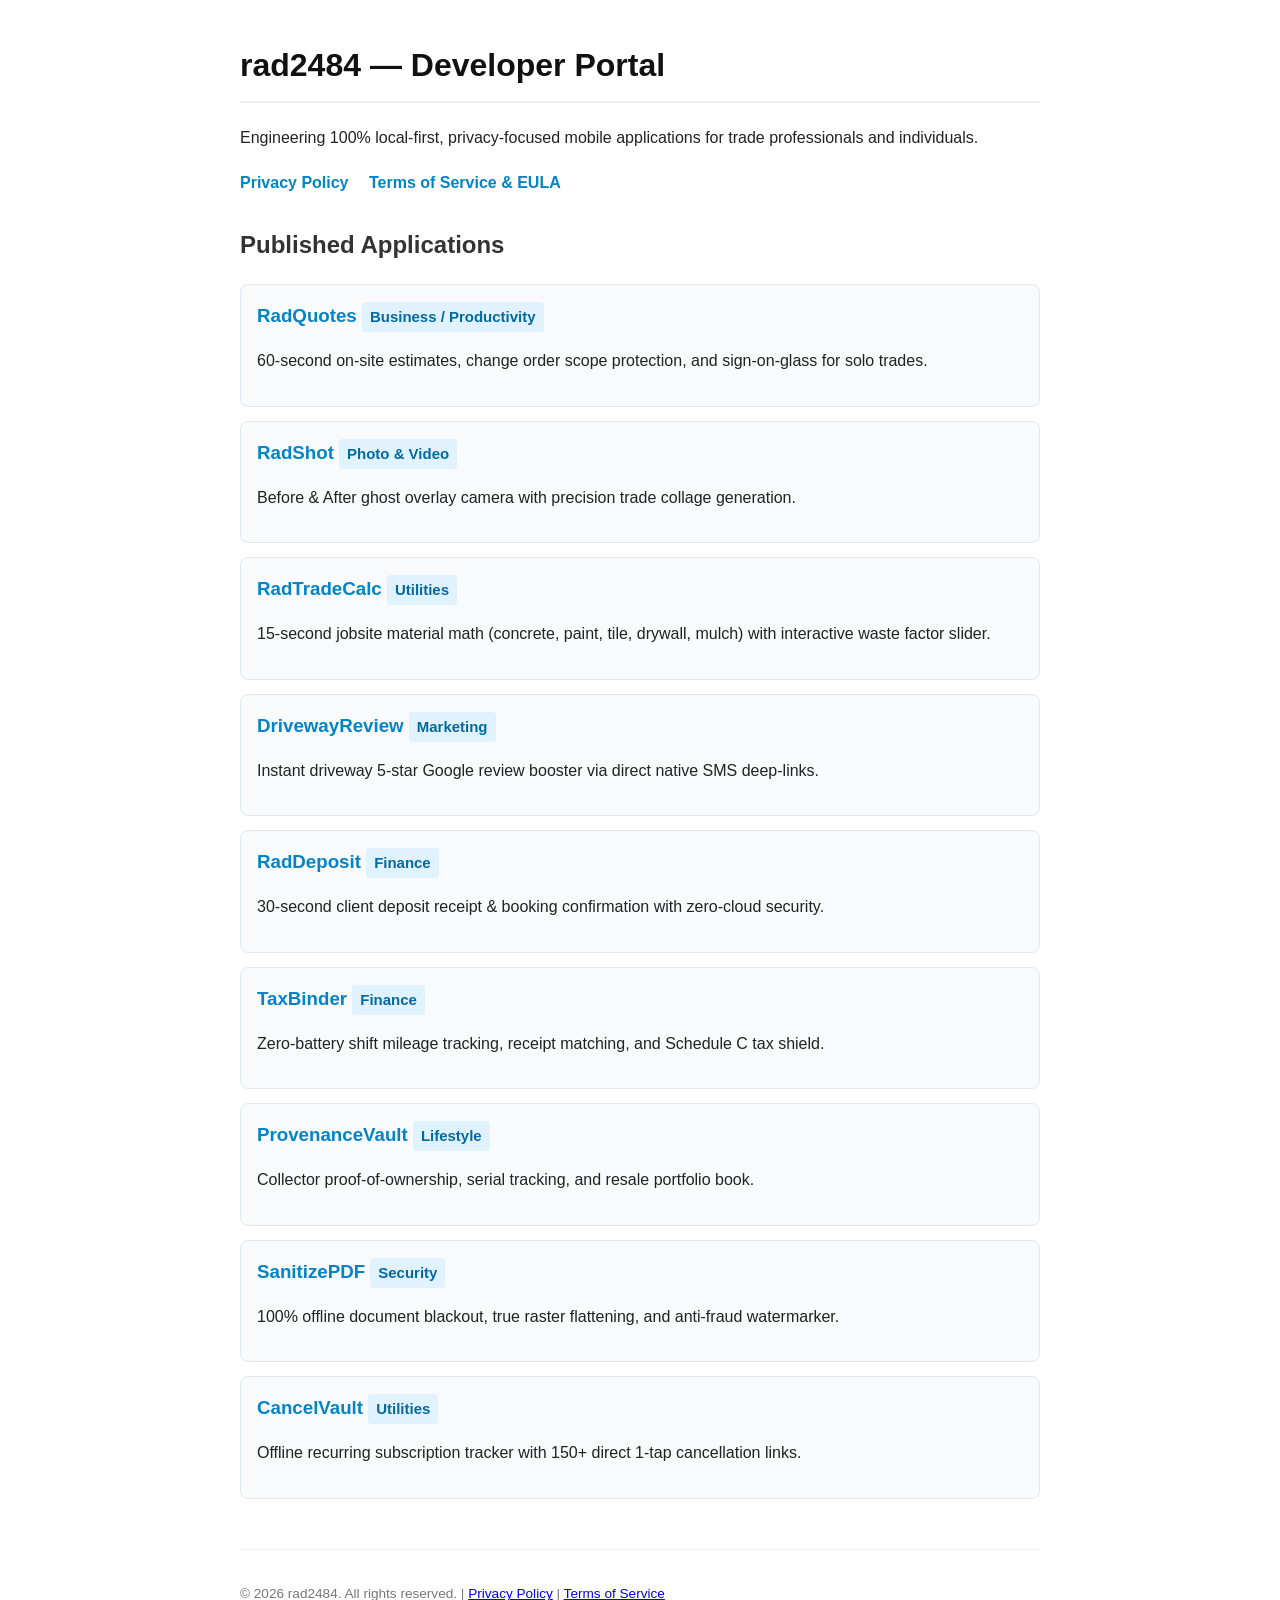
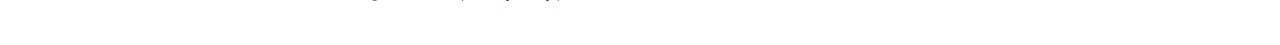
<file: index.html>
<!doctype html>
<html lang="en">
<head>
  <meta charset="utf-8">
  <meta name="viewport" content="width=device-width, initial-scale=1">
  <title>rad2484 — Mobile Applications & Developer Portal</title>
  <style>
    body { font-family: -apple-system, BlinkMacSystemFont, "Segoe UI", Roboto, Helvetica, Arial, sans-serif; line-height: 1.6; color: #222; max-width: 800px; margin: 40px auto; padding: 0 20px; }
    h1 { color: #111; border-bottom: 2px solid #eee; padding-bottom: 10px; }
    h2 { color: #333; margin-top: 30px; }
    .app-card { background: #f8fafc; border: 1px solid #e2e8f0; border-radius: 8px; padding: 16px; margin-bottom: 14px; }
    .app-card h3 { margin: 0 0 6px 0; color: #0284c7; }
    .badge { display: inline-block; background: #e0f2fe; color: #0369a1; padding: 3px 8px; border-radius: 4px; font-size: 0.8em; font-weight: 600; }
    .links a { margin-right: 16px; font-weight: 600; color: #0284c7; text-decoration: none; }
    .links a:hover { text-decoration: underline; }
    footer { margin-top: 50px; font-size: 0.85em; color: #777; border-top: 1px solid #eee; padding-top: 20px; }
  </style>
</head>
<body>
  <h1>rad2484 — Developer Portal</h1>
  <p>Engineering 100% local-first, privacy-focused mobile applications for trade professionals and individuals.</p>

  <div class="links" style="margin: 20px 0;">
    <a href="/privacy/">Privacy Policy</a>
    <a href="/terms/">Terms of Service & EULA</a>
  </div>

  <h2>Published Applications</h2>
  <div class="app-card">
    <h3>RadQuotes <span class="badge">Business / Productivity</span></h3>
    <p>60-second on-site estimates, change order scope protection, and sign-on-glass for solo trades.</p>
  </div>
  <div class="app-card">
    <h3>RadShot <span class="badge">Photo & Video</span></h3>
    <p>Before & After ghost overlay camera with precision trade collage generation.</p>
  </div>
  <div class="app-card">
    <h3>RadTradeCalc <span class="badge">Utilities</span></h3>
    <p>15-second jobsite material math (concrete, paint, tile, drywall, mulch) with interactive waste factor slider.</p>
  </div>
  <div class="app-card">
    <h3>DrivewayReview <span class="badge">Marketing</span></h3>
    <p>Instant driveway 5-star Google review booster via direct native SMS deep-links.</p>
  </div>
  <div class="app-card">
    <h3>RadDeposit <span class="badge">Finance</span></h3>
    <p>30-second client deposit receipt & booking confirmation with zero-cloud security.</p>
  </div>
  <div class="app-card">
    <h3>TaxBinder <span class="badge">Finance</span></h3>
    <p>Zero-battery shift mileage tracking, receipt matching, and Schedule C tax shield.</p>
  </div>
  <div class="app-card">
    <h3>ProvenanceVault <span class="badge">Lifestyle</span></h3>
    <p>Collector proof-of-ownership, serial tracking, and resale portfolio book.</p>
  </div>
  <div class="app-card">
    <h3>SanitizePDF <span class="badge">Security</span></h3>
    <p>100% offline document blackout, true raster flattening, and anti-fraud watermarker.</p>
  </div>
  <div class="app-card">
    <h3>CancelVault <span class="badge">Utilities</span></h3>
    <p>Offline recurring subscription tracker with 150+ direct 1-tap cancellation links.</p>
  </div>

  <footer>
    <p>&copy; 2026 rad2484. All rights reserved. | <a href="/privacy/">Privacy Policy</a> | <a href="/terms/">Terms of Service</a></p>
  </footer>
</body>
</html>
</file>
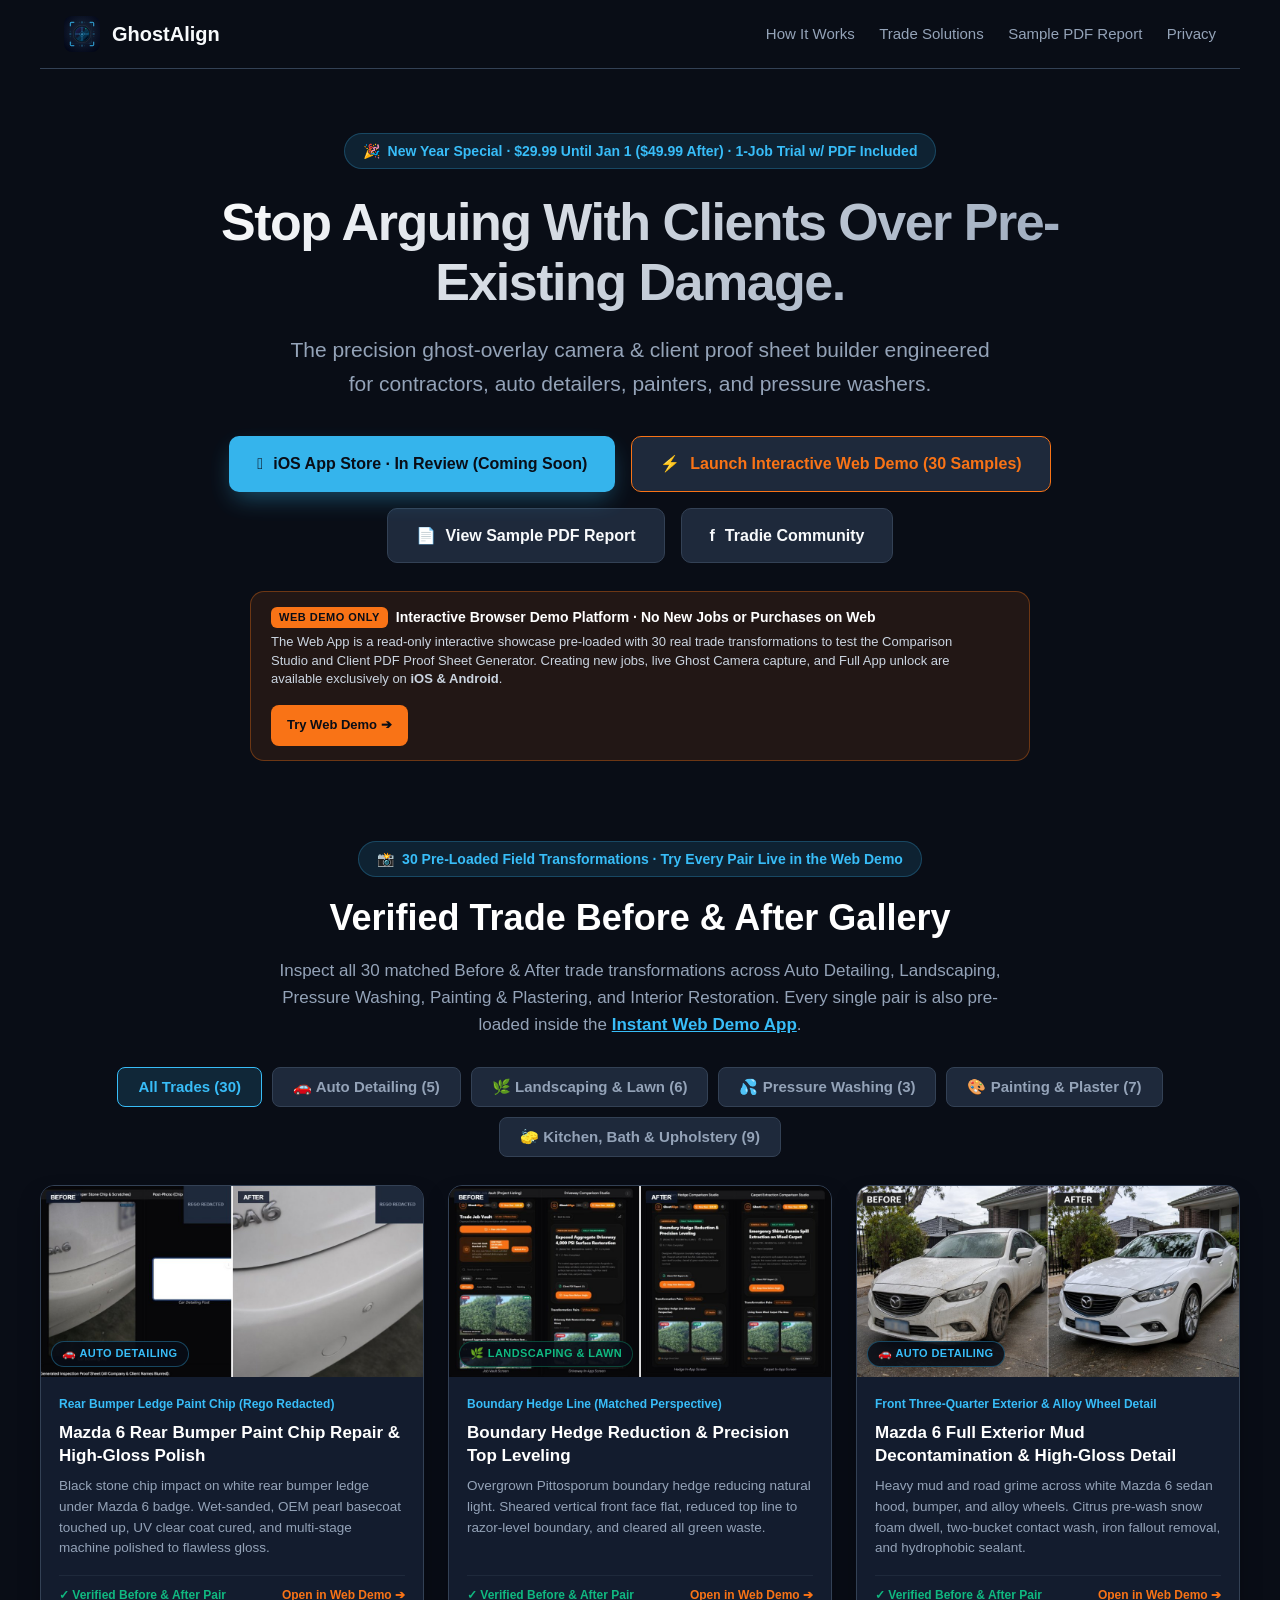
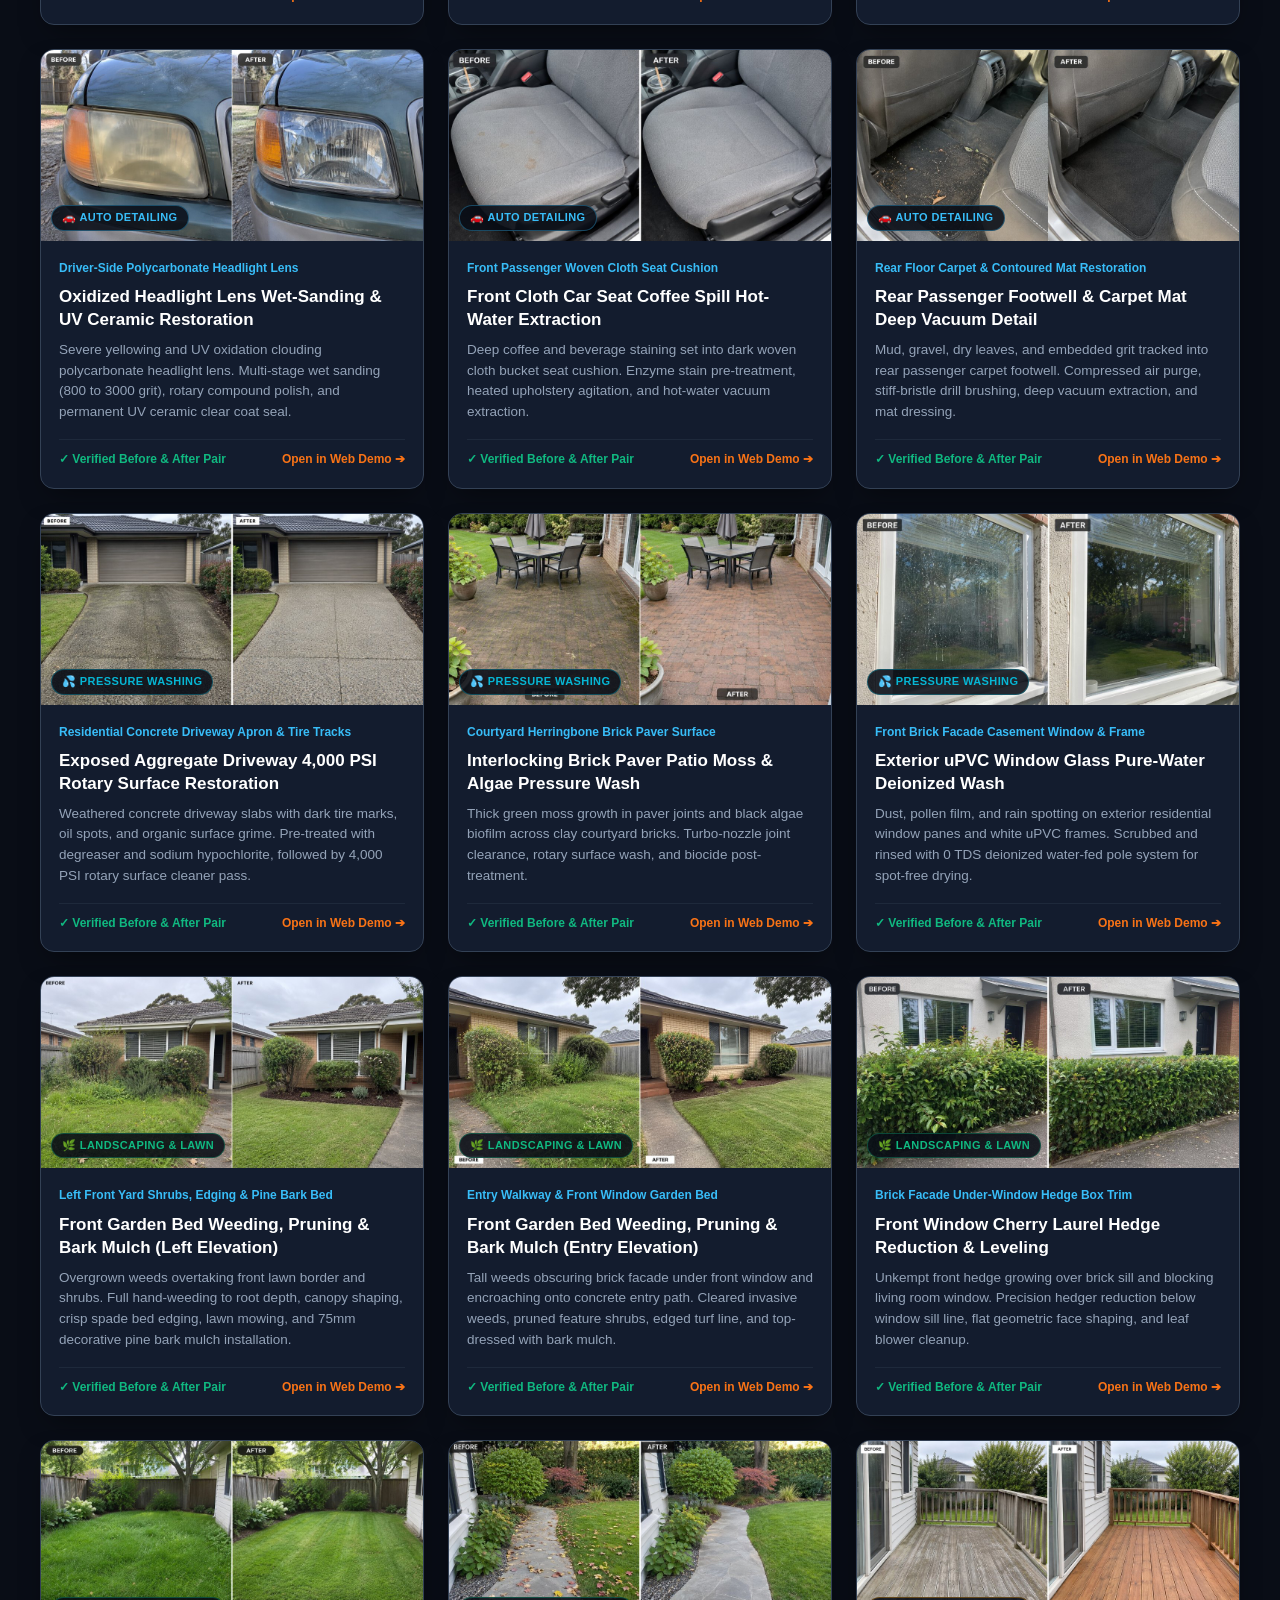
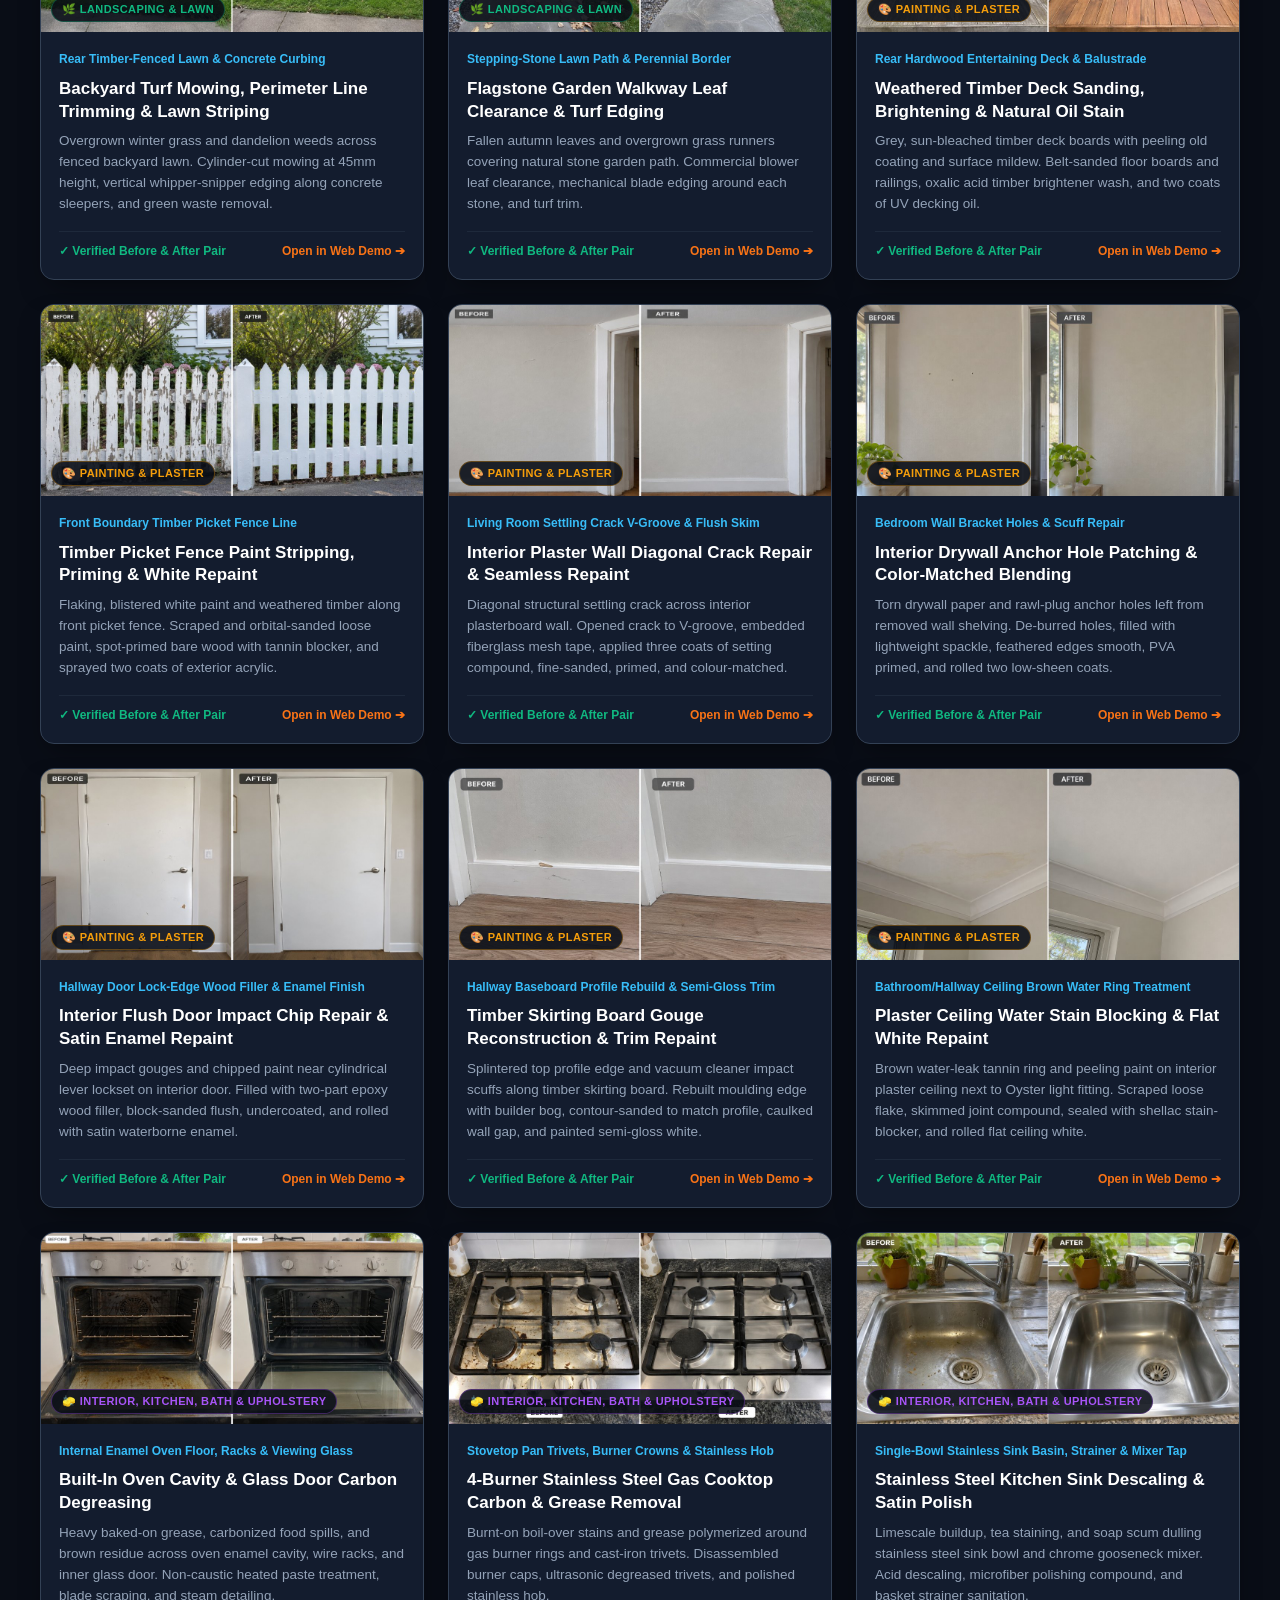
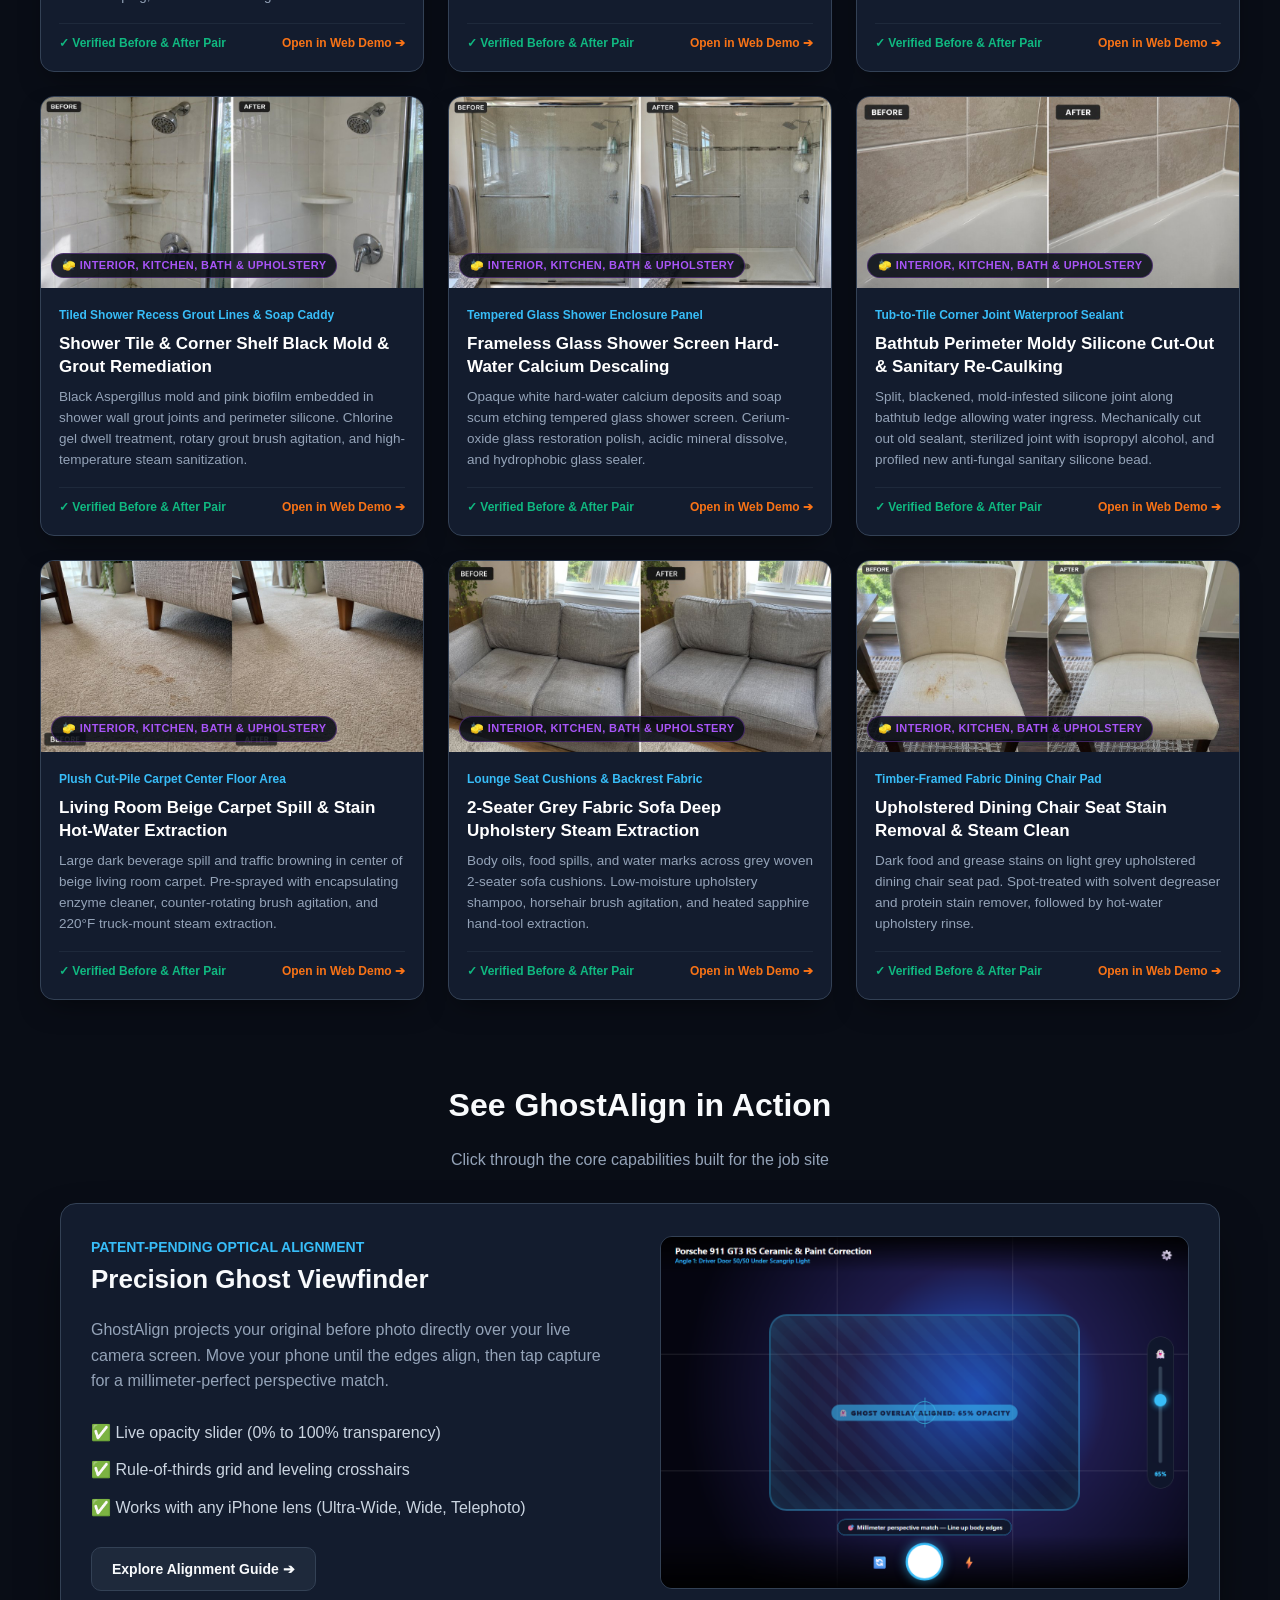
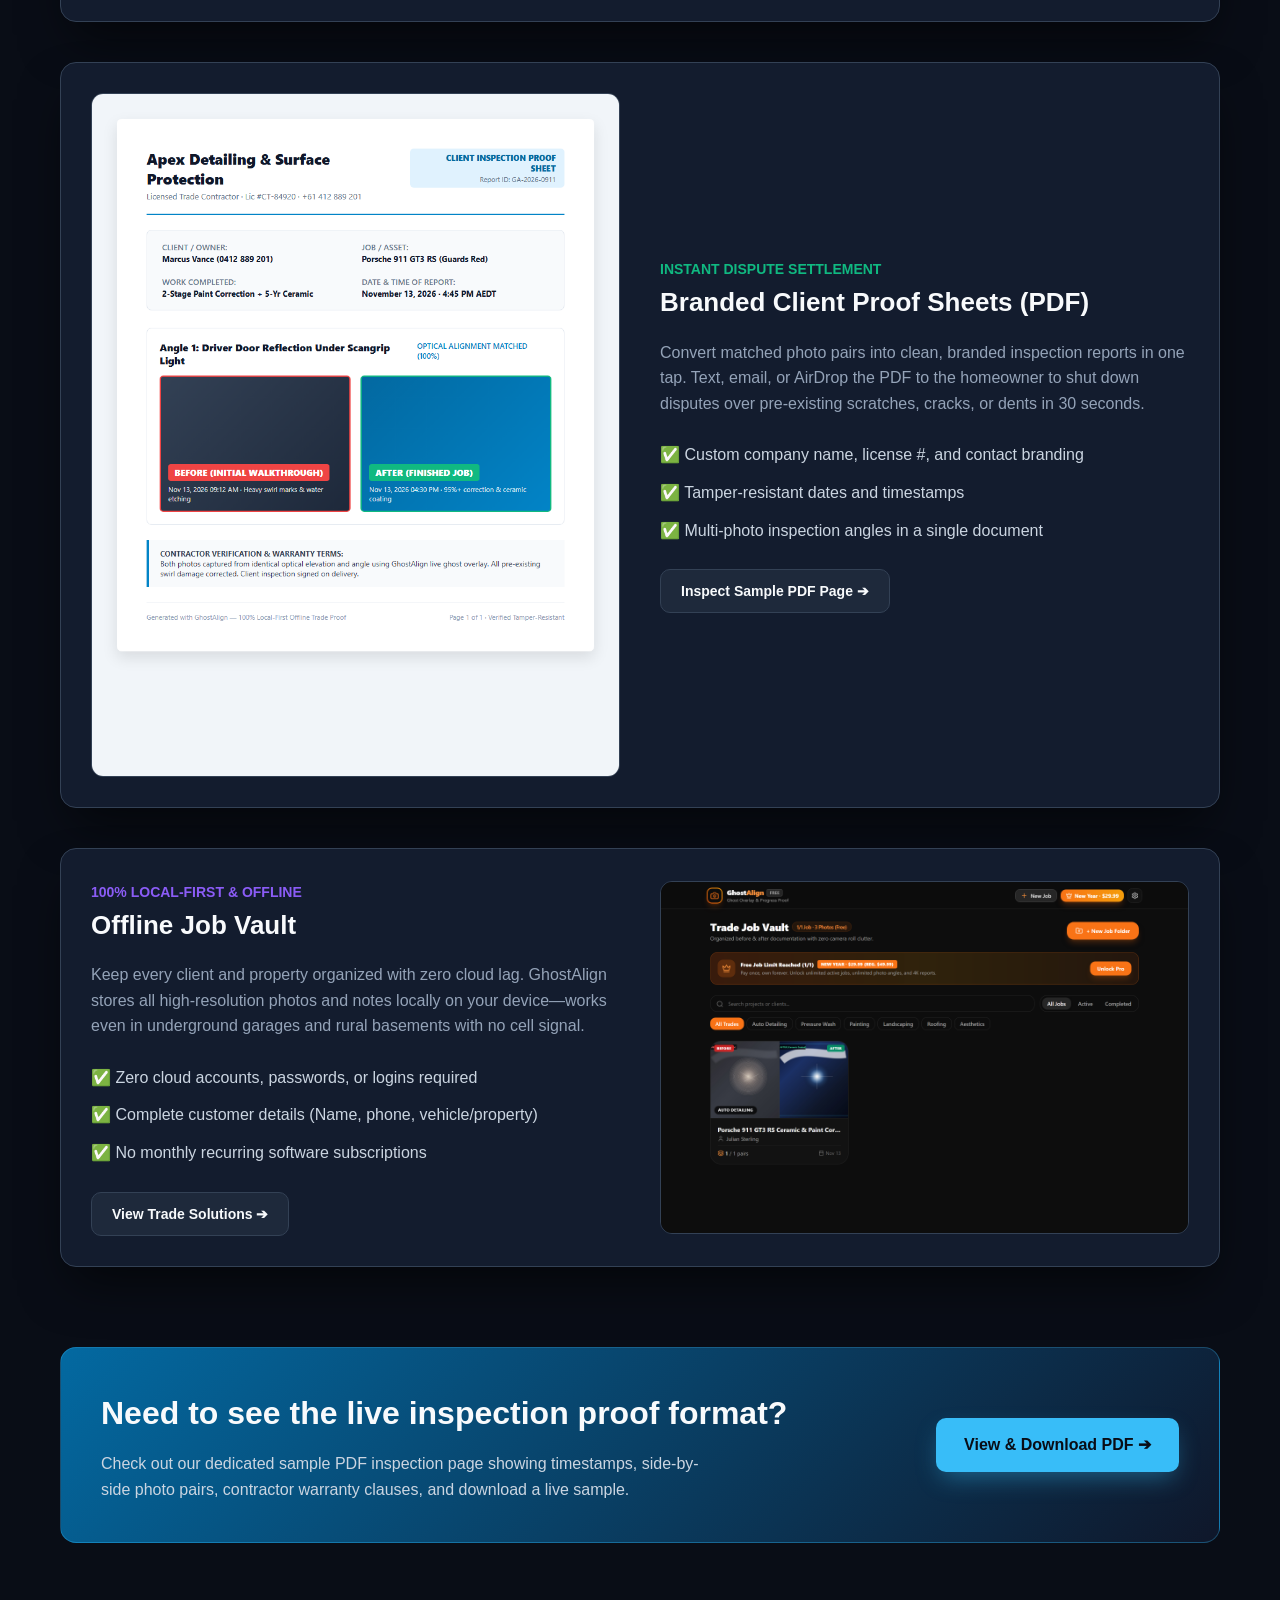
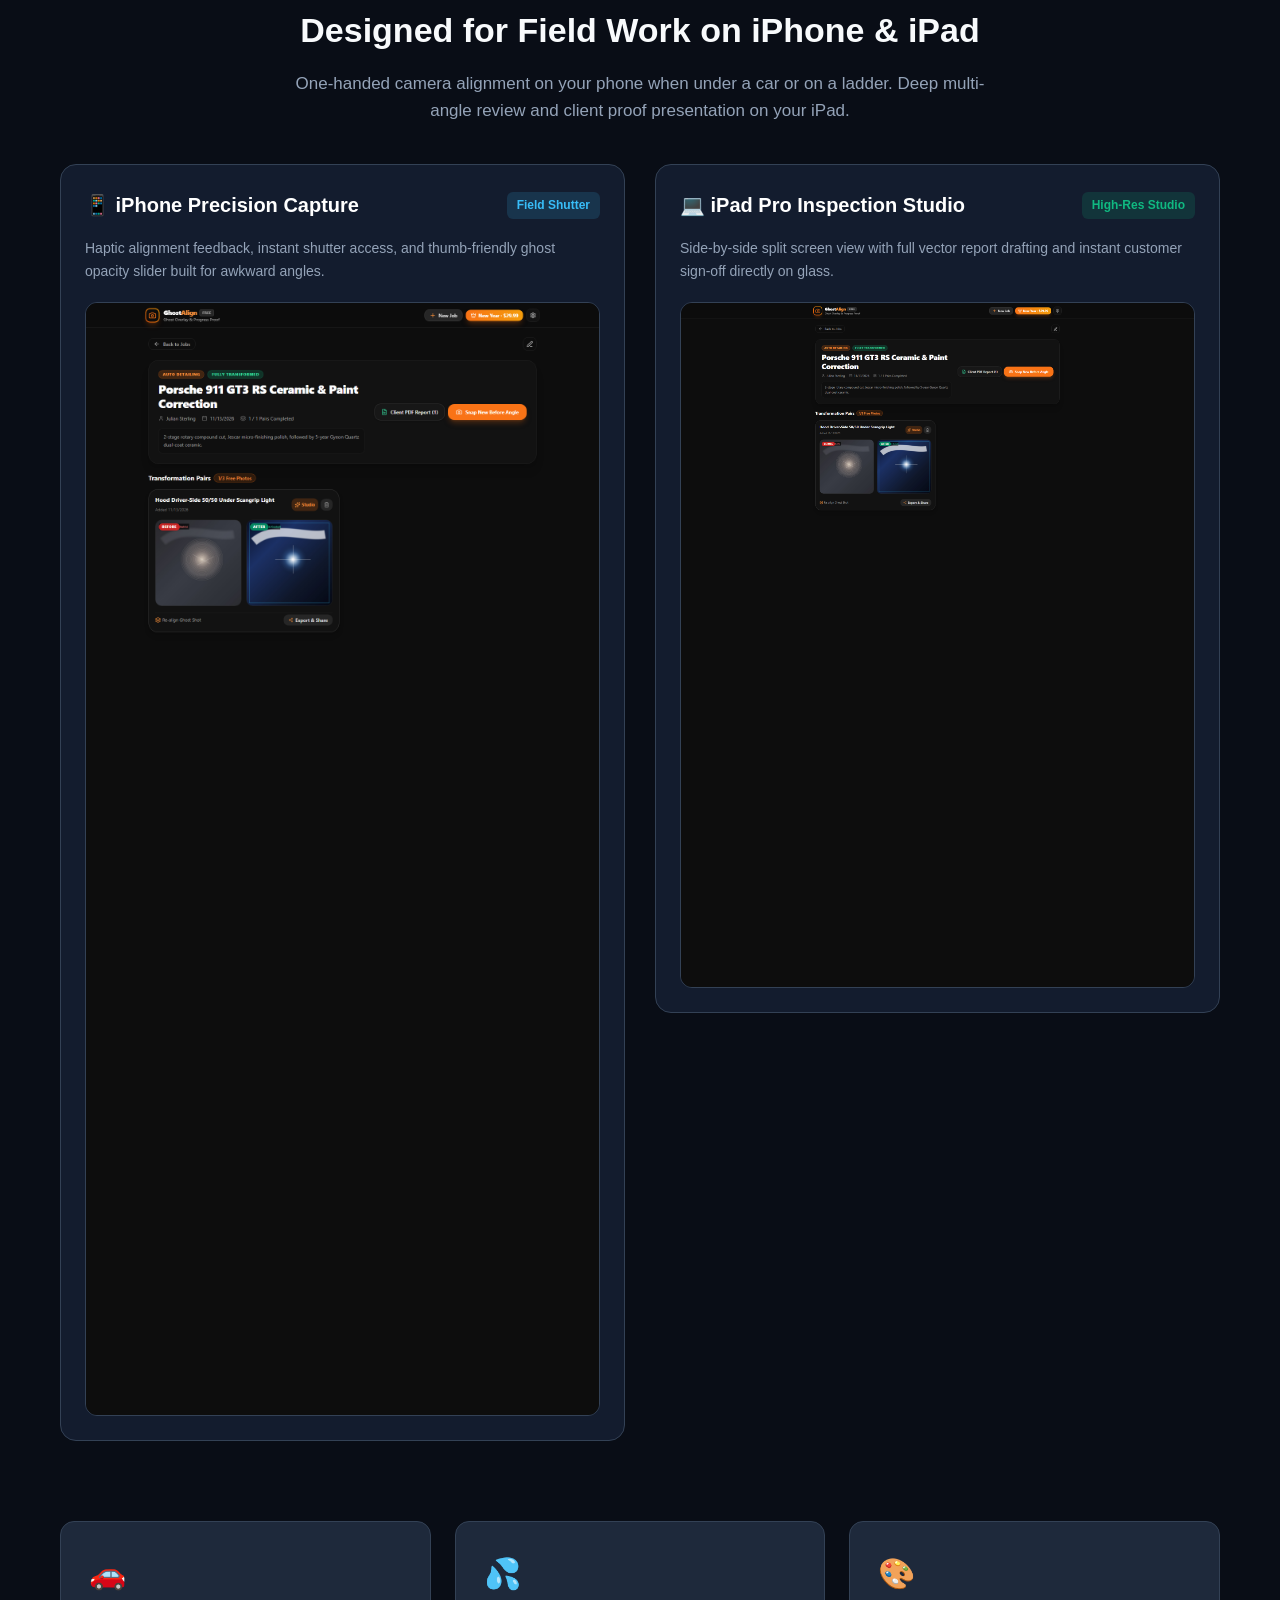
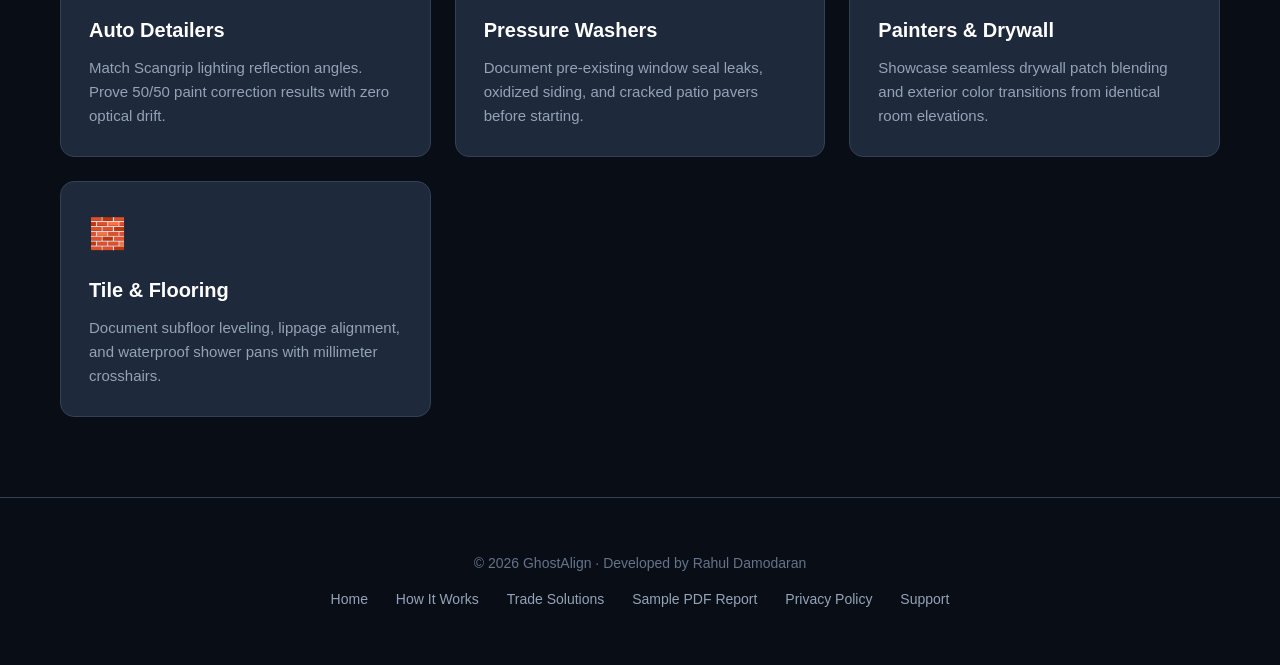
<file: GhostAlign/index.html>
<!DOCTYPE html>
<html lang="en">
<head>
  <meta charset="UTF-8">
  <meta name="viewport" content="width=device-width, initial-scale=1.0">
  <title>GhostAlign — Precision Before & After Camera & Client PDF Proof for Trades</title>
  <meta name="description" content="Stop arguing with clients over pre-existing damage. GhostAlign superimposes your before photo over the live camera viewfinder for millimeter-perfect after shots and instant branded PDF inspection reports.">
  <link rel="icon" type="image/svg+xml" href="assets/icon-192.svg">
  <style>
    :root {
      --primary: #38bdf8;
      --primary-hover: #7dd3fc;
      --bg: #090d16;
      --surface: #131c2e;
      --surface-card: #1e293b;
      --border: #334155;
      --text: #f8fafc;
      --text-muted: #94a3b8;
    }
    * { box-sizing: border-box; }
    body {
      font-family: -apple-system, BlinkMacSystemFont, "Segoe UI", Roboto, sans-serif;
      line-height: 1.6;
      color: var(--text);
      background-color: var(--bg);
      margin: 0;
      padding: 0;
    }
    header {
      border-bottom: 1px solid var(--border);
      padding: 16px 24px;
      display: flex;
      justify-content: space-between;
      align-items: center;
      max-width: 1200px;
      margin: 0 auto;
    }
    .logo-container {
      display: flex;
      align-items: center;
      gap: 12px;
      text-decoration: none;
      color: var(--text);
      font-weight: 700;
      font-size: 20px;
    }
    .logo-badge {
      background: linear-gradient(135deg, #0284c7, #38bdf8);
      width: 36px;
      height: 36px;
      border-radius: 8px;
      display: flex;
      align-items: center;
      justify-content: center;
      font-size: 18px;
    }
    .nav-links a {
      color: var(--text-muted);
      text-decoration: none;
      font-size: 15px;
      margin-left: 20px;
      transition: color 0.2s;
    }
    .nav-links a:hover { color: var(--primary); }
    .hero {
      text-align: center;
      padding: 64px 20px 40px 20px;
      max-width: 960px;
      margin: 0 auto;
    }
    .promo-pill {
      display: inline-flex;
      align-items: center;
      gap: 8px;
      background: rgba(56, 189, 248, 0.12);
      color: var(--primary);
      border: 1px solid rgba(56, 189, 248, 0.25);
      padding: 6px 18px;
      border-radius: 9999px;
      font-size: 14px;
      font-weight: 700;
      margin-bottom: 24px;
    }
    h1 {
      font-size: 52px;
      font-weight: 900;
      letter-spacing: -1.5px;
      margin: 0 0 20px 0;
      line-height: 1.15;
      background: linear-gradient(135deg, #ffffff, #94a3b8);
      -webkit-background-clip: text;
      -webkit-text-fill-color: transparent;
    }
    .hero p {
      font-size: 21px;
      color: var(--text-muted);
      max-width: 720px;
      margin: 0 auto 36px auto;
    }
    .cta-container {
      display: flex;
      justify-content: center;
      gap: 16px;
      flex-wrap: wrap;
    }
    .btn {
      display: inline-flex;
      align-items: center;
      gap: 10px;
      padding: 14px 28px;
      border-radius: 10px;
      font-weight: 700;
      font-size: 16px;
      text-decoration: none;
      transition: all 0.2s;
    }
    .btn-primary {
      background: var(--primary);
      color: #090d16;
      box-shadow: 0 10px 25px -5px rgba(56, 189, 248, 0.4);
    }
    .btn-primary:hover {
      background: var(--primary-hover);
      transform: translateY(-2px);
    }
    .btn-secondary {
      background: var(--surface-card);
      color: var(--text);
      border: 1px solid var(--border);
    }
    .btn-secondary:hover { background: #334155; }
    
    /* Showcase Tabs & Gallery */
    .showcase-section {
      max-width: 1200px;
      margin: 40px auto 80px auto;
      padding: 0 20px;
    }
    .showcase-header {
      text-align: center;
      margin-bottom: 30px;
    }
    .showcase-header h2 { font-size: 32px; font-weight: 800; margin: 0 0 10px 0; }
    .showcase-header p { color: var(--text-muted); font-size: 16px; }
    .tabs-nav {
      display: flex;
      justify-content: center;
      gap: 12px;
      margin-bottom: 30px;
      flex-wrap: wrap;
    }
    .tab-btn {
      background: var(--surface-card);
      border: 1px solid var(--border);
      color: var(--text-muted);
      padding: 10px 20px;
      border-radius: 8px;
      font-weight: 600;
      font-size: 15px;
      cursor: pointer;
      transition: all 0.2s;
    }
    .tab-btn.active, .tab-btn:hover {
      background: rgba(56, 189, 248, 0.15);
      border-color: var(--primary);
      color: var(--primary);
    }
    .showcase-display {
      background: var(--surface);
      border: 1px solid var(--border);
      border-radius: 16px;
      padding: 30px;
      box-shadow: 0 25px 50px -12px rgba(0,0,0,0.6);
      display: grid;
      grid-template-columns: 1fr 1fr;
      gap: 40px;
      align-items: center;
    }
    .showcase-info h3 { font-size: 26px; font-weight: 800; margin: 0 0 12px 0; }
    .showcase-info p { color: var(--text-muted); font-size: 16px; line-height: 1.6; }
    .showcase-points { list-style: none; padding: 0; margin: 20px 0; }
    .showcase-points li { padding: 6px 0; color: #cbd5e1; display: flex; align-items: center; gap: 8px; }
    .showcase-img-box {
      border-radius: 12px;
      overflow: hidden;
      border: 1px solid var(--border);
      background: #000;
    }
    .showcase-img-box img {
      width: 100%;
      height: auto;
      display: block;
    }

    /* Comparison Grid */
    .features-grid {
      display: grid;
      grid-template-columns: repeat(auto-fit, minmax(280px, 1fr));
      gap: 24px;
      max-width: 1200px;
      margin: 80px auto;
      padding: 0 20px;
    }
    .feature-card {
      background: var(--surface-card);
      padding: 28px;
      border-radius: 14px;
      border: 1px solid var(--border);
    }
    .feature-icon { font-size: 30px; margin-bottom: 16px; display: inline-block; }
    .feature-card h3 { font-size: 20px; margin: 0 0 10px 0; color: #ffffff; }
    .feature-card p { color: var(--text-muted); font-size: 15px; margin: 0; }

    /* PDF Banner */
    .pdf-promo-banner {
      background: linear-gradient(135deg, #0369a1, #0f172a);
      border: 1px solid rgba(56, 189, 248, 0.3);
      border-radius: 16px;
      max-width: 1160px;
      margin: 60px auto;
      padding: 40px;
      display: flex;
      align-items: center;
      justify-content: space-between;
      gap: 40px;
    }
    .pdf-promo-banner h2 { font-size: 32px; margin: 0 0 12px 0; }
    .pdf-promo-banner p { color: #cbd5e1; font-size: 16px; margin: 0; max-width: 600px; }

    footer {
      border-top: 1px solid var(--border);
      padding: 40px 20px;
      text-align: center;
      color: #64748b;
      font-size: 14px;
    }
    footer a { color: var(--text-muted); text-decoration: none; margin: 0 12px; }
    footer a:hover { color: var(--primary); }

    @media (max-width: 860px) {
      .showcase-display { grid-template-columns: 1fr; }
      .pdf-promo-banner { flex-direction: column; text-align: center; }
    }
  </style>
</head>
<body>
  <header>
    <a href="index.html" class="logo-container">
      <img src="assets/icon-192.svg" alt="GhostAlign Logo" style="width: 36px; height: 36px; border-radius: 8px;">
      <span>GhostAlign</span>
    </a>
    <div class="nav-links">
      <a href="how-it-works.html">How It Works</a>
      <a href="trades.html">Trade Solutions</a>
      <a href="sample-pdf.html">Sample PDF Report</a>
      <a href="privacy.html">Privacy</a>
    </div>
  </header>

  <section class="hero">
    <div class="promo-pill">
      <span>🎉</span> New Year Special · $29.99 Until Jan 1 ($49.99 After) · 1-Job Trial w/ PDF Included
    </div>
    <h1>Stop Arguing With Clients Over Pre-Existing Damage.</h1>
    <p>The precision ghost-overlay camera & client proof sheet builder engineered for contractors, auto detailers, painters, and pressure washers.</p>
    <div class="cta-container">
      <span class="btn btn-primary" style="cursor: default; opacity: 0.95;">
        <span></span> iOS App Store · In Review (Coming Soon)
      </span>
      <a href="app/" class="btn btn-secondary" style="border-color: #f97316; color: #f97316; font-weight: 700;">
        <span>⚡</span> Launch Interactive Web Demo (30 Samples)
      </a>
      <a href="sample-pdf.html" class="btn btn-secondary">
        <span>📄</span> View Sample PDF Report
      </a>
      <a href="https://www.facebook.com/profile.php?id=61596343449686" class="btn btn-secondary">
        <span>f</span> Tradie Community
      </a>
    </div>

    <div style="margin: 28px auto 0 auto; max-width: 780px; background: rgba(249, 115, 22, 0.1); border: 1px solid rgba(249, 115, 22, 0.35); border-radius: 14px; padding: 14px 20px; text-align: left; display: flex; align-items: center; justify-content: space-between; gap: 16px; flex-wrap: wrap;">
      <div>
        <div style="display: flex; align-items: center; gap: 8px; margin-bottom: 4px;">
          <span style="background: #f97316; color: #090d16; font-size: 11px; font-weight: 900; padding: 2px 8px; border-radius: 6px; letter-spacing: 0.5px;">WEB DEMO ONLY</span>
          <strong style="font-size: 14px; color: #ffffff;">Interactive Browser Demo Platform · No New Jobs or Purchases on Web</strong>
        </div>
        <p style="margin: 0; font-size: 13px; color: #cbd5e1; line-height: 1.45;">
          The Web App is a read-only interactive showcase pre-loaded with 30 real trade transformations to test the Comparison Studio and Client PDF Proof Sheet Generator. Creating new jobs, live Ghost Camera capture, and Full App unlock are available exclusively on <strong>iOS &amp; Android</strong>.
        </p>
      </div>
      <a href="app/" style="background: #f97316; color: #090d16; font-weight: 800; font-size: 13px; padding: 10px 16px; border-radius: 8px; text-decoration: none; white-space: nowrap;">Try Web Demo ➔</a>
    </div>
  </section>

  
  <!-- Verified 30-Pair Before & After Trade Transformation Gallery -->
  <section id="verified-gallery" style="max-width: 1240px; margin: 40px auto 80px auto; padding: 0 20px;">
    <div style="text-align: center; margin-bottom: 28px;">
      <div class="promo-pill" style="margin-bottom: 12px;">
        <span>📸</span> 30 Pre-Loaded Field Transformations · Try Every Pair Live in the Web Demo
      </div>
      <h2 style="font-size: 36px; font-weight: 900; margin: 0 0 10px 0; color: #ffffff;">Verified Trade Before &amp; After Gallery</h2>
      <p style="color: #94a3b8; font-size: 17px; max-width: 760px; margin: 0 auto;">
        Inspect all 30 matched Before &amp; After trade transformations across Auto Detailing, Landscaping, Pressure Washing, Painting &amp; Plastering, and Interior Restoration. Every single pair is also pre-loaded inside the <a href="app/" style="color: #38bdf8; font-weight: 700;">Instant Web Demo App</a>.
      </p>
    </div>

    <div id="ba-filter-bar" style="display: flex; justify-content: center; gap: 10px; flex-wrap: wrap; margin-bottom: 28px;">
      <button type="button" class="tab-btn active" onclick="filterBaGallery('all', this)">All Trades (30)</button>
      <button type="button" class="tab-btn" onclick="filterBaGallery('auto_detailing', this)">🚗 Auto Detailing (5)</button>
      <button type="button" class="tab-btn" onclick="filterBaGallery('landscaping', this)">🌿 Landscaping &amp; Lawn (6)</button>
      <button type="button" class="tab-btn" onclick="filterBaGallery('pressure_washing', this)">💦 Pressure Washing (3)</button>
      <button type="button" class="tab-btn" onclick="filterBaGallery('painting', this)">🎨 Painting &amp; Plaster (7)</button>
      <button type="button" class="tab-btn" onclick="filterBaGallery('general_trade', this)">🧽 Kitchen, Bath &amp; Upholstery (9)</button>
    </div>

    <div id="ba-gallery-grid" style="display: grid; grid-template-columns: repeat(auto-fill, minmax(350px, 1fr)); gap: 24px;">
      
      <article class="ba-sample-card" data-trade="auto_detailing" style="background: #131c2e; border: 1px solid #334155; border-radius: 14px; overflow: hidden; display: flex; flex-direction: column; box-shadow: 0 12px 28px -10px rgba(0,0,0,0.5);">
        <div style="position: relative; background: #000; aspect-ratio: 2 / 1; overflow: hidden;">
          <img src="assets/samples/mazda6_bumper_chip_pair.jpg" alt="Mazda 6 Rear Bumper Paint Chip Repair & High-Gloss Polish" loading="lazy" style="width: 100%; height: 100%; object-fit: cover; display: block;">
          <span style="position: absolute; bottom: 10px; left: 10px; background: rgba(9, 13, 22, 0.88); color: #38bdf8; border: 1px solid #38bdf855; padding: 3px 10px; border-radius: 999px; font-size: 11px; font-weight: 800; letter-spacing: 0.4px;">
            🚗 AUTO DETAILING
          </span>
        </div>
        <div style="padding: 18px; display: flex; flex-direction: column; gap: 8px; flex: 1;">
          <div style="font-size: 12px; color: #38bdf8; font-weight: 700;">Rear Bumper Ledge Paint Chip (Rego Redacted)</div>
          <h3 style="margin: 0; font-size: 17px; font-weight: 800; color: #ffffff; line-height: 1.35;">Mazda 6 Rear Bumper Paint Chip Repair & High-Gloss Polish</h3>
          <p style="margin: 0; font-size: 13.5px; color: #94a3b8; line-height: 1.55; flex: 1;">Black stone chip impact on white rear bumper ledge under Mazda 6 badge. Wet-sanded, OEM pearl basecoat touched up, UV clear coat cured, and multi-stage machine polished to flawless gloss.</p>
          <div style="margin-top: 8px; padding-top: 10px; border-top: 1px solid #1e293b; display: flex; align-items: center; justify-content: space-between; font-size: 12px;">
            <span style="color: #10b981; font-weight: 700;">✓ Verified Before &amp; After Pair</span>
            <a href="app/" style="color: #f97316; font-weight: 700; text-decoration: none;">Open in Web Demo ➔</a>
          </div>
        </div>
      </article>

      <article class="ba-sample-card" data-trade="landscaping" style="background: #131c2e; border: 1px solid #334155; border-radius: 14px; overflow: hidden; display: flex; flex-direction: column; box-shadow: 0 12px 28px -10px rgba(0,0,0,0.5);">
        <div style="position: relative; background: #000; aspect-ratio: 2 / 1; overflow: hidden;">
          <img src="assets/samples/pittosporum_boundary_hedge_pair.jpg" alt="Boundary Hedge Reduction & Precision Top Leveling" loading="lazy" style="width: 100%; height: 100%; object-fit: cover; display: block;">
          <span style="position: absolute; bottom: 10px; left: 10px; background: rgba(9, 13, 22, 0.88); color: #10b981; border: 1px solid #10b98155; padding: 3px 10px; border-radius: 999px; font-size: 11px; font-weight: 800; letter-spacing: 0.4px;">
            🌿 LANDSCAPING & LAWN
          </span>
        </div>
        <div style="padding: 18px; display: flex; flex-direction: column; gap: 8px; flex: 1;">
          <div style="font-size: 12px; color: #38bdf8; font-weight: 700;">Boundary Hedge Line (Matched Perspective)</div>
          <h3 style="margin: 0; font-size: 17px; font-weight: 800; color: #ffffff; line-height: 1.35;">Boundary Hedge Reduction & Precision Top Leveling</h3>
          <p style="margin: 0; font-size: 13.5px; color: #94a3b8; line-height: 1.55; flex: 1;">Overgrown Pittosporum boundary hedge reducing natural light. Sheared vertical front face flat, reduced top line to razor-level boundary, and cleared all green waste.</p>
          <div style="margin-top: 8px; padding-top: 10px; border-top: 1px solid #1e293b; display: flex; align-items: center; justify-content: space-between; font-size: 12px;">
            <span style="color: #10b981; font-weight: 700;">✓ Verified Before &amp; After Pair</span>
            <a href="app/" style="color: #f97316; font-weight: 700; text-decoration: none;">Open in Web Demo ➔</a>
          </div>
        </div>
      </article>

      <article class="ba-sample-card" data-trade="auto_detailing" style="background: #131c2e; border: 1px solid #334155; border-radius: 14px; overflow: hidden; display: flex; flex-direction: column; box-shadow: 0 12px 28px -10px rgba(0,0,0,0.5);">
        <div style="position: relative; background: #000; aspect-ratio: 2 / 1; overflow: hidden;">
          <img src="assets/samples/mazda6_mud_detail_pair.jpg" alt="Mazda 6 Full Exterior Mud Decontamination & High-Gloss Detail" loading="lazy" style="width: 100%; height: 100%; object-fit: cover; display: block;">
          <span style="position: absolute; bottom: 10px; left: 10px; background: rgba(9, 13, 22, 0.88); color: #38bdf8; border: 1px solid #38bdf855; padding: 3px 10px; border-radius: 999px; font-size: 11px; font-weight: 800; letter-spacing: 0.4px;">
            🚗 AUTO DETAILING
          </span>
        </div>
        <div style="padding: 18px; display: flex; flex-direction: column; gap: 8px; flex: 1;">
          <div style="font-size: 12px; color: #38bdf8; font-weight: 700;">Front Three-Quarter Exterior & Alloy Wheel Detail</div>
          <h3 style="margin: 0; font-size: 17px; font-weight: 800; color: #ffffff; line-height: 1.35;">Mazda 6 Full Exterior Mud Decontamination & High-Gloss Detail</h3>
          <p style="margin: 0; font-size: 13.5px; color: #94a3b8; line-height: 1.55; flex: 1;">Heavy mud and road grime across white Mazda 6 sedan hood, bumper, and alloy wheels. Citrus pre-wash snow foam dwell, two-bucket contact wash, iron fallout removal, and hydrophobic sealant.</p>
          <div style="margin-top: 8px; padding-top: 10px; border-top: 1px solid #1e293b; display: flex; align-items: center; justify-content: space-between; font-size: 12px;">
            <span style="color: #10b981; font-weight: 700;">✓ Verified Before &amp; After Pair</span>
            <a href="app/" style="color: #f97316; font-weight: 700; text-decoration: none;">Open in Web Demo ➔</a>
          </div>
        </div>
      </article>

      <article class="ba-sample-card" data-trade="auto_detailing" style="background: #131c2e; border: 1px solid #334155; border-radius: 14px; overflow: hidden; display: flex; flex-direction: column; box-shadow: 0 12px 28px -10px rgba(0,0,0,0.5);">
        <div style="position: relative; background: #000; aspect-ratio: 2 / 1; overflow: hidden;">
          <img src="assets/samples/headlight_uv_restoration_pair.jpg" alt="Oxidized Headlight Lens Wet-Sanding & UV Ceramic Restoration" loading="lazy" style="width: 100%; height: 100%; object-fit: cover; display: block;">
          <span style="position: absolute; bottom: 10px; left: 10px; background: rgba(9, 13, 22, 0.88); color: #38bdf8; border: 1px solid #38bdf855; padding: 3px 10px; border-radius: 999px; font-size: 11px; font-weight: 800; letter-spacing: 0.4px;">
            🚗 AUTO DETAILING
          </span>
        </div>
        <div style="padding: 18px; display: flex; flex-direction: column; gap: 8px; flex: 1;">
          <div style="font-size: 12px; color: #38bdf8; font-weight: 700;">Driver-Side Polycarbonate Headlight Lens</div>
          <h3 style="margin: 0; font-size: 17px; font-weight: 800; color: #ffffff; line-height: 1.35;">Oxidized Headlight Lens Wet-Sanding & UV Ceramic Restoration</h3>
          <p style="margin: 0; font-size: 13.5px; color: #94a3b8; line-height: 1.55; flex: 1;">Severe yellowing and UV oxidation clouding polycarbonate headlight lens. Multi-stage wet sanding (800 to 3000 grit), rotary compound polish, and permanent UV ceramic clear coat seal.</p>
          <div style="margin-top: 8px; padding-top: 10px; border-top: 1px solid #1e293b; display: flex; align-items: center; justify-content: space-between; font-size: 12px;">
            <span style="color: #10b981; font-weight: 700;">✓ Verified Before &amp; After Pair</span>
            <a href="app/" style="color: #f97316; font-weight: 700; text-decoration: none;">Open in Web Demo ➔</a>
          </div>
        </div>
      </article>

      <article class="ba-sample-card" data-trade="auto_detailing" style="background: #131c2e; border: 1px solid #334155; border-radius: 14px; overflow: hidden; display: flex; flex-direction: column; box-shadow: 0 12px 28px -10px rgba(0,0,0,0.5);">
        <div style="position: relative; background: #000; aspect-ratio: 2 / 1; overflow: hidden;">
          <img src="assets/samples/car_seat_coffee_extraction_pair.jpg" alt="Front Cloth Car Seat Coffee Spill Hot-Water Extraction" loading="lazy" style="width: 100%; height: 100%; object-fit: cover; display: block;">
          <span style="position: absolute; bottom: 10px; left: 10px; background: rgba(9, 13, 22, 0.88); color: #38bdf8; border: 1px solid #38bdf855; padding: 3px 10px; border-radius: 999px; font-size: 11px; font-weight: 800; letter-spacing: 0.4px;">
            🚗 AUTO DETAILING
          </span>
        </div>
        <div style="padding: 18px; display: flex; flex-direction: column; gap: 8px; flex: 1;">
          <div style="font-size: 12px; color: #38bdf8; font-weight: 700;">Front Passenger Woven Cloth Seat Cushion</div>
          <h3 style="margin: 0; font-size: 17px; font-weight: 800; color: #ffffff; line-height: 1.35;">Front Cloth Car Seat Coffee Spill Hot-Water Extraction</h3>
          <p style="margin: 0; font-size: 13.5px; color: #94a3b8; line-height: 1.55; flex: 1;">Deep coffee and beverage staining set into dark woven cloth bucket seat cushion. Enzyme stain pre-treatment, heated upholstery agitation, and hot-water vacuum extraction.</p>
          <div style="margin-top: 8px; padding-top: 10px; border-top: 1px solid #1e293b; display: flex; align-items: center; justify-content: space-between; font-size: 12px;">
            <span style="color: #10b981; font-weight: 700;">✓ Verified Before &amp; After Pair</span>
            <a href="app/" style="color: #f97316; font-weight: 700; text-decoration: none;">Open in Web Demo ➔</a>
          </div>
        </div>
      </article>

      <article class="ba-sample-card" data-trade="auto_detailing" style="background: #131c2e; border: 1px solid #334155; border-radius: 14px; overflow: hidden; display: flex; flex-direction: column; box-shadow: 0 12px 28px -10px rgba(0,0,0,0.5);">
        <div style="position: relative; background: #000; aspect-ratio: 2 / 1; overflow: hidden;">
          <img src="assets/samples/car_footwell_carpet_detail_pair.jpg" alt="Rear Passenger Footwell & Carpet Mat Deep Vacuum Detail" loading="lazy" style="width: 100%; height: 100%; object-fit: cover; display: block;">
          <span style="position: absolute; bottom: 10px; left: 10px; background: rgba(9, 13, 22, 0.88); color: #38bdf8; border: 1px solid #38bdf855; padding: 3px 10px; border-radius: 999px; font-size: 11px; font-weight: 800; letter-spacing: 0.4px;">
            🚗 AUTO DETAILING
          </span>
        </div>
        <div style="padding: 18px; display: flex; flex-direction: column; gap: 8px; flex: 1;">
          <div style="font-size: 12px; color: #38bdf8; font-weight: 700;">Rear Floor Carpet & Contoured Mat Restoration</div>
          <h3 style="margin: 0; font-size: 17px; font-weight: 800; color: #ffffff; line-height: 1.35;">Rear Passenger Footwell & Carpet Mat Deep Vacuum Detail</h3>
          <p style="margin: 0; font-size: 13.5px; color: #94a3b8; line-height: 1.55; flex: 1;">Mud, gravel, dry leaves, and embedded grit tracked into rear passenger carpet footwell. Compressed air purge, stiff-bristle drill brushing, deep vacuum extraction, and mat dressing.</p>
          <div style="margin-top: 8px; padding-top: 10px; border-top: 1px solid #1e293b; display: flex; align-items: center; justify-content: space-between; font-size: 12px;">
            <span style="color: #10b981; font-weight: 700;">✓ Verified Before &amp; After Pair</span>
            <a href="app/" style="color: #f97316; font-weight: 700; text-decoration: none;">Open in Web Demo ➔</a>
          </div>
        </div>
      </article>

      <article class="ba-sample-card" data-trade="pressure_washing" style="background: #131c2e; border: 1px solid #334155; border-radius: 14px; overflow: hidden; display: flex; flex-direction: column; box-shadow: 0 12px 28px -10px rgba(0,0,0,0.5);">
        <div style="position: relative; background: #000; aspect-ratio: 2 / 1; overflow: hidden;">
          <img src="assets/samples/driveway_pressure_wash_pair.jpg" alt="Exposed Aggregate Driveway 4,000 PSI Rotary Surface Restoration" loading="lazy" style="width: 100%; height: 100%; object-fit: cover; display: block;">
          <span style="position: absolute; bottom: 10px; left: 10px; background: rgba(9, 13, 22, 0.88); color: #06b6d4; border: 1px solid #06b6d455; padding: 3px 10px; border-radius: 999px; font-size: 11px; font-weight: 800; letter-spacing: 0.4px;">
            💦 PRESSURE WASHING
          </span>
        </div>
        <div style="padding: 18px; display: flex; flex-direction: column; gap: 8px; flex: 1;">
          <div style="font-size: 12px; color: #38bdf8; font-weight: 700;">Residential Concrete Driveway Apron & Tire Tracks</div>
          <h3 style="margin: 0; font-size: 17px; font-weight: 800; color: #ffffff; line-height: 1.35;">Exposed Aggregate Driveway 4,000 PSI Rotary Surface Restoration</h3>
          <p style="margin: 0; font-size: 13.5px; color: #94a3b8; line-height: 1.55; flex: 1;">Weathered concrete driveway slabs with dark tire marks, oil spots, and organic surface grime. Pre-treated with degreaser and sodium hypochlorite, followed by 4,000 PSI rotary surface cleaner pass.</p>
          <div style="margin-top: 8px; padding-top: 10px; border-top: 1px solid #1e293b; display: flex; align-items: center; justify-content: space-between; font-size: 12px;">
            <span style="color: #10b981; font-weight: 700;">✓ Verified Before &amp; After Pair</span>
            <a href="app/" style="color: #f97316; font-weight: 700; text-decoration: none;">Open in Web Demo ➔</a>
          </div>
        </div>
      </article>

      <article class="ba-sample-card" data-trade="pressure_washing" style="background: #131c2e; border: 1px solid #334155; border-radius: 14px; overflow: hidden; display: flex; flex-direction: column; box-shadow: 0 12px 28px -10px rgba(0,0,0,0.5);">
        <div style="position: relative; background: #000; aspect-ratio: 2 / 1; overflow: hidden;">
          <img src="assets/samples/brick_paver_moss_removal_pair.jpg" alt="Interlocking Brick Paver Patio Moss & Algae Pressure Wash" loading="lazy" style="width: 100%; height: 100%; object-fit: cover; display: block;">
          <span style="position: absolute; bottom: 10px; left: 10px; background: rgba(9, 13, 22, 0.88); color: #06b6d4; border: 1px solid #06b6d455; padding: 3px 10px; border-radius: 999px; font-size: 11px; font-weight: 800; letter-spacing: 0.4px;">
            💦 PRESSURE WASHING
          </span>
        </div>
        <div style="padding: 18px; display: flex; flex-direction: column; gap: 8px; flex: 1;">
          <div style="font-size: 12px; color: #38bdf8; font-weight: 700;">Courtyard Herringbone Brick Paver Surface</div>
          <h3 style="margin: 0; font-size: 17px; font-weight: 800; color: #ffffff; line-height: 1.35;">Interlocking Brick Paver Patio Moss & Algae Pressure Wash</h3>
          <p style="margin: 0; font-size: 13.5px; color: #94a3b8; line-height: 1.55; flex: 1;">Thick green moss growth in paver joints and black algae biofilm across clay courtyard bricks. Turbo-nozzle joint clearance, rotary surface wash, and biocide post-treatment.</p>
          <div style="margin-top: 8px; padding-top: 10px; border-top: 1px solid #1e293b; display: flex; align-items: center; justify-content: space-between; font-size: 12px;">
            <span style="color: #10b981; font-weight: 700;">✓ Verified Before &amp; After Pair</span>
            <a href="app/" style="color: #f97316; font-weight: 700; text-decoration: none;">Open in Web Demo ➔</a>
          </div>
        </div>
      </article>

      <article class="ba-sample-card" data-trade="pressure_washing" style="background: #131c2e; border: 1px solid #334155; border-radius: 14px; overflow: hidden; display: flex; flex-direction: column; box-shadow: 0 12px 28px -10px rgba(0,0,0,0.5);">
        <div style="position: relative; background: #000; aspect-ratio: 2 / 1; overflow: hidden;">
          <img src="assets/samples/exterior_window_pure_water_pair.jpg" alt="Exterior uPVC Window Glass Pure-Water Deionized Wash" loading="lazy" style="width: 100%; height: 100%; object-fit: cover; display: block;">
          <span style="position: absolute; bottom: 10px; left: 10px; background: rgba(9, 13, 22, 0.88); color: #06b6d4; border: 1px solid #06b6d455; padding: 3px 10px; border-radius: 999px; font-size: 11px; font-weight: 800; letter-spacing: 0.4px;">
            💦 PRESSURE WASHING
          </span>
        </div>
        <div style="padding: 18px; display: flex; flex-direction: column; gap: 8px; flex: 1;">
          <div style="font-size: 12px; color: #38bdf8; font-weight: 700;">Front Brick Facade Casement Window & Frame</div>
          <h3 style="margin: 0; font-size: 17px; font-weight: 800; color: #ffffff; line-height: 1.35;">Exterior uPVC Window Glass Pure-Water Deionized Wash</h3>
          <p style="margin: 0; font-size: 13.5px; color: #94a3b8; line-height: 1.55; flex: 1;">Dust, pollen film, and rain spotting on exterior residential window panes and white uPVC frames. Scrubbed and rinsed with 0 TDS deionized water-fed pole system for spot-free drying.</p>
          <div style="margin-top: 8px; padding-top: 10px; border-top: 1px solid #1e293b; display: flex; align-items: center; justify-content: space-between; font-size: 12px;">
            <span style="color: #10b981; font-weight: 700;">✓ Verified Before &amp; After Pair</span>
            <a href="app/" style="color: #f97316; font-weight: 700; text-decoration: none;">Open in Web Demo ➔</a>
          </div>
        </div>
      </article>

      <article class="ba-sample-card" data-trade="landscaping" style="background: #131c2e; border: 1px solid #334155; border-radius: 14px; overflow: hidden; display: flex; flex-direction: column; box-shadow: 0 12px 28px -10px rgba(0,0,0,0.5);">
        <div style="position: relative; background: #000; aspect-ratio: 2 / 1; overflow: hidden;">
          <img src="assets/samples/garden_bed_mulch_left_pair.jpg" alt="Front Garden Bed Weeding, Pruning & Bark Mulch (Left Elevation)" loading="lazy" style="width: 100%; height: 100%; object-fit: cover; display: block;">
          <span style="position: absolute; bottom: 10px; left: 10px; background: rgba(9, 13, 22, 0.88); color: #10b981; border: 1px solid #10b98155; padding: 3px 10px; border-radius: 999px; font-size: 11px; font-weight: 800; letter-spacing: 0.4px;">
            🌿 LANDSCAPING & LAWN
          </span>
        </div>
        <div style="padding: 18px; display: flex; flex-direction: column; gap: 8px; flex: 1;">
          <div style="font-size: 12px; color: #38bdf8; font-weight: 700;">Left Front Yard Shrubs, Edging & Pine Bark Bed</div>
          <h3 style="margin: 0; font-size: 17px; font-weight: 800; color: #ffffff; line-height: 1.35;">Front Garden Bed Weeding, Pruning & Bark Mulch (Left Elevation)</h3>
          <p style="margin: 0; font-size: 13.5px; color: #94a3b8; line-height: 1.55; flex: 1;">Overgrown weeds overtaking front lawn border and shrubs. Full hand-weeding to root depth, canopy shaping, crisp spade bed edging, lawn mowing, and 75mm decorative pine bark mulch installation.</p>
          <div style="margin-top: 8px; padding-top: 10px; border-top: 1px solid #1e293b; display: flex; align-items: center; justify-content: space-between; font-size: 12px;">
            <span style="color: #10b981; font-weight: 700;">✓ Verified Before &amp; After Pair</span>
            <a href="app/" style="color: #f97316; font-weight: 700; text-decoration: none;">Open in Web Demo ➔</a>
          </div>
        </div>
      </article>

      <article class="ba-sample-card" data-trade="landscaping" style="background: #131c2e; border: 1px solid #334155; border-radius: 14px; overflow: hidden; display: flex; flex-direction: column; box-shadow: 0 12px 28px -10px rgba(0,0,0,0.5);">
        <div style="position: relative; background: #000; aspect-ratio: 2 / 1; overflow: hidden;">
          <img src="assets/samples/garden_bed_mulch_entry_pair.jpg" alt="Front Garden Bed Weeding, Pruning & Bark Mulch (Entry Elevation)" loading="lazy" style="width: 100%; height: 100%; object-fit: cover; display: block;">
          <span style="position: absolute; bottom: 10px; left: 10px; background: rgba(9, 13, 22, 0.88); color: #10b981; border: 1px solid #10b98155; padding: 3px 10px; border-radius: 999px; font-size: 11px; font-weight: 800; letter-spacing: 0.4px;">
            🌿 LANDSCAPING & LAWN
          </span>
        </div>
        <div style="padding: 18px; display: flex; flex-direction: column; gap: 8px; flex: 1;">
          <div style="font-size: 12px; color: #38bdf8; font-weight: 700;">Entry Walkway & Front Window Garden Bed</div>
          <h3 style="margin: 0; font-size: 17px; font-weight: 800; color: #ffffff; line-height: 1.35;">Front Garden Bed Weeding, Pruning & Bark Mulch (Entry Elevation)</h3>
          <p style="margin: 0; font-size: 13.5px; color: #94a3b8; line-height: 1.55; flex: 1;">Tall weeds obscuring brick facade under front window and encroaching onto concrete entry path. Cleared invasive weeds, pruned feature shrubs, edged turf line, and top-dressed with bark mulch.</p>
          <div style="margin-top: 8px; padding-top: 10px; border-top: 1px solid #1e293b; display: flex; align-items: center; justify-content: space-between; font-size: 12px;">
            <span style="color: #10b981; font-weight: 700;">✓ Verified Before &amp; After Pair</span>
            <a href="app/" style="color: #f97316; font-weight: 700; text-decoration: none;">Open in Web Demo ➔</a>
          </div>
        </div>
      </article>

      <article class="ba-sample-card" data-trade="landscaping" style="background: #131c2e; border: 1px solid #334155; border-radius: 14px; overflow: hidden; display: flex; flex-direction: column; box-shadow: 0 12px 28px -10px rgba(0,0,0,0.5);">
        <div style="position: relative; background: #000; aspect-ratio: 2 / 1; overflow: hidden;">
          <img src="assets/samples/front_window_hedge_trim_pair.jpg" alt="Front Window Cherry Laurel Hedge Reduction & Leveling" loading="lazy" style="width: 100%; height: 100%; object-fit: cover; display: block;">
          <span style="position: absolute; bottom: 10px; left: 10px; background: rgba(9, 13, 22, 0.88); color: #10b981; border: 1px solid #10b98155; padding: 3px 10px; border-radius: 999px; font-size: 11px; font-weight: 800; letter-spacing: 0.4px;">
            🌿 LANDSCAPING & LAWN
          </span>
        </div>
        <div style="padding: 18px; display: flex; flex-direction: column; gap: 8px; flex: 1;">
          <div style="font-size: 12px; color: #38bdf8; font-weight: 700;">Brick Facade Under-Window Hedge Box Trim</div>
          <h3 style="margin: 0; font-size: 17px; font-weight: 800; color: #ffffff; line-height: 1.35;">Front Window Cherry Laurel Hedge Reduction & Leveling</h3>
          <p style="margin: 0; font-size: 13.5px; color: #94a3b8; line-height: 1.55; flex: 1;">Unkempt front hedge growing over brick sill and blocking living room window. Precision hedger reduction below window sill line, flat geometric face shaping, and leaf blower cleanup.</p>
          <div style="margin-top: 8px; padding-top: 10px; border-top: 1px solid #1e293b; display: flex; align-items: center; justify-content: space-between; font-size: 12px;">
            <span style="color: #10b981; font-weight: 700;">✓ Verified Before &amp; After Pair</span>
            <a href="app/" style="color: #f97316; font-weight: 700; text-decoration: none;">Open in Web Demo ➔</a>
          </div>
        </div>
      </article>

      <article class="ba-sample-card" data-trade="landscaping" style="background: #131c2e; border: 1px solid #334155; border-radius: 14px; overflow: hidden; display: flex; flex-direction: column; box-shadow: 0 12px 28px -10px rgba(0,0,0,0.5);">
        <div style="position: relative; background: #000; aspect-ratio: 2 / 1; overflow: hidden;">
          <img src="assets/samples/backyard_turf_mowing_striping_pair.jpg" alt="Backyard Turf Mowing, Perimeter Line Trimming & Lawn Striping" loading="lazy" style="width: 100%; height: 100%; object-fit: cover; display: block;">
          <span style="position: absolute; bottom: 10px; left: 10px; background: rgba(9, 13, 22, 0.88); color: #10b981; border: 1px solid #10b98155; padding: 3px 10px; border-radius: 999px; font-size: 11px; font-weight: 800; letter-spacing: 0.4px;">
            🌿 LANDSCAPING & LAWN
          </span>
        </div>
        <div style="padding: 18px; display: flex; flex-direction: column; gap: 8px; flex: 1;">
          <div style="font-size: 12px; color: #38bdf8; font-weight: 700;">Rear Timber-Fenced Lawn & Concrete Curbing</div>
          <h3 style="margin: 0; font-size: 17px; font-weight: 800; color: #ffffff; line-height: 1.35;">Backyard Turf Mowing, Perimeter Line Trimming & Lawn Striping</h3>
          <p style="margin: 0; font-size: 13.5px; color: #94a3b8; line-height: 1.55; flex: 1;">Overgrown winter grass and dandelion weeds across fenced backyard lawn. Cylinder-cut mowing at 45mm height, vertical whipper-snipper edging along concrete sleepers, and green waste removal.</p>
          <div style="margin-top: 8px; padding-top: 10px; border-top: 1px solid #1e293b; display: flex; align-items: center; justify-content: space-between; font-size: 12px;">
            <span style="color: #10b981; font-weight: 700;">✓ Verified Before &amp; After Pair</span>
            <a href="app/" style="color: #f97316; font-weight: 700; text-decoration: none;">Open in Web Demo ➔</a>
          </div>
        </div>
      </article>

      <article class="ba-sample-card" data-trade="landscaping" style="background: #131c2e; border: 1px solid #334155; border-radius: 14px; overflow: hidden; display: flex; flex-direction: column; box-shadow: 0 12px 28px -10px rgba(0,0,0,0.5);">
        <div style="position: relative; background: #000; aspect-ratio: 2 / 1; overflow: hidden;">
          <img src="assets/samples/flagstone_walkway_clearance_pair.jpg" alt="Flagstone Garden Walkway Leaf Clearance & Turf Edging" loading="lazy" style="width: 100%; height: 100%; object-fit: cover; display: block;">
          <span style="position: absolute; bottom: 10px; left: 10px; background: rgba(9, 13, 22, 0.88); color: #10b981; border: 1px solid #10b98155; padding: 3px 10px; border-radius: 999px; font-size: 11px; font-weight: 800; letter-spacing: 0.4px;">
            🌿 LANDSCAPING & LAWN
          </span>
        </div>
        <div style="padding: 18px; display: flex; flex-direction: column; gap: 8px; flex: 1;">
          <div style="font-size: 12px; color: #38bdf8; font-weight: 700;">Stepping-Stone Lawn Path & Perennial Border</div>
          <h3 style="margin: 0; font-size: 17px; font-weight: 800; color: #ffffff; line-height: 1.35;">Flagstone Garden Walkway Leaf Clearance & Turf Edging</h3>
          <p style="margin: 0; font-size: 13.5px; color: #94a3b8; line-height: 1.55; flex: 1;">Fallen autumn leaves and overgrown grass runners covering natural stone garden path. Commercial blower leaf clearance, mechanical blade edging around each stone, and turf trim.</p>
          <div style="margin-top: 8px; padding-top: 10px; border-top: 1px solid #1e293b; display: flex; align-items: center; justify-content: space-between; font-size: 12px;">
            <span style="color: #10b981; font-weight: 700;">✓ Verified Before &amp; After Pair</span>
            <a href="app/" style="color: #f97316; font-weight: 700; text-decoration: none;">Open in Web Demo ➔</a>
          </div>
        </div>
      </article>

      <article class="ba-sample-card" data-trade="painting" style="background: #131c2e; border: 1px solid #334155; border-radius: 14px; overflow: hidden; display: flex; flex-direction: column; box-shadow: 0 12px 28px -10px rgba(0,0,0,0.5);">
        <div style="position: relative; background: #000; aspect-ratio: 2 / 1; overflow: hidden;">
          <img src="assets/samples/timber_deck_sanding_stain_pair.jpg" alt="Weathered Timber Deck Sanding, Brightening & Natural Oil Stain" loading="lazy" style="width: 100%; height: 100%; object-fit: cover; display: block;">
          <span style="position: absolute; bottom: 10px; left: 10px; background: rgba(9, 13, 22, 0.88); color: #f59e0b; border: 1px solid #f59e0b55; padding: 3px 10px; border-radius: 999px; font-size: 11px; font-weight: 800; letter-spacing: 0.4px;">
            🎨 PAINTING & PLASTER
          </span>
        </div>
        <div style="padding: 18px; display: flex; flex-direction: column; gap: 8px; flex: 1;">
          <div style="font-size: 12px; color: #38bdf8; font-weight: 700;">Rear Hardwood Entertaining Deck & Balustrade</div>
          <h3 style="margin: 0; font-size: 17px; font-weight: 800; color: #ffffff; line-height: 1.35;">Weathered Timber Deck Sanding, Brightening & Natural Oil Stain</h3>
          <p style="margin: 0; font-size: 13.5px; color: #94a3b8; line-height: 1.55; flex: 1;">Grey, sun-bleached timber deck boards with peeling old coating and surface mildew. Belt-sanded floor boards and railings, oxalic acid timber brightener wash, and two coats of UV decking oil.</p>
          <div style="margin-top: 8px; padding-top: 10px; border-top: 1px solid #1e293b; display: flex; align-items: center; justify-content: space-between; font-size: 12px;">
            <span style="color: #10b981; font-weight: 700;">✓ Verified Before &amp; After Pair</span>
            <a href="app/" style="color: #f97316; font-weight: 700; text-decoration: none;">Open in Web Demo ➔</a>
          </div>
        </div>
      </article>

      <article class="ba-sample-card" data-trade="painting" style="background: #131c2e; border: 1px solid #334155; border-radius: 14px; overflow: hidden; display: flex; flex-direction: column; box-shadow: 0 12px 28px -10px rgba(0,0,0,0.5);">
        <div style="position: relative; background: #000; aspect-ratio: 2 / 1; overflow: hidden;">
          <img src="assets/samples/picket_fence_repaint_pair.jpg" alt="Timber Picket Fence Paint Stripping, Priming & White Repaint" loading="lazy" style="width: 100%; height: 100%; object-fit: cover; display: block;">
          <span style="position: absolute; bottom: 10px; left: 10px; background: rgba(9, 13, 22, 0.88); color: #f59e0b; border: 1px solid #f59e0b55; padding: 3px 10px; border-radius: 999px; font-size: 11px; font-weight: 800; letter-spacing: 0.4px;">
            🎨 PAINTING & PLASTER
          </span>
        </div>
        <div style="padding: 18px; display: flex; flex-direction: column; gap: 8px; flex: 1;">
          <div style="font-size: 12px; color: #38bdf8; font-weight: 700;">Front Boundary Timber Picket Fence Line</div>
          <h3 style="margin: 0; font-size: 17px; font-weight: 800; color: #ffffff; line-height: 1.35;">Timber Picket Fence Paint Stripping, Priming & White Repaint</h3>
          <p style="margin: 0; font-size: 13.5px; color: #94a3b8; line-height: 1.55; flex: 1;">Flaking, blistered white paint and weathered timber along front picket fence. Scraped and orbital-sanded loose paint, spot-primed bare wood with tannin blocker, and sprayed two coats of exterior acrylic.</p>
          <div style="margin-top: 8px; padding-top: 10px; border-top: 1px solid #1e293b; display: flex; align-items: center; justify-content: space-between; font-size: 12px;">
            <span style="color: #10b981; font-weight: 700;">✓ Verified Before &amp; After Pair</span>
            <a href="app/" style="color: #f97316; font-weight: 700; text-decoration: none;">Open in Web Demo ➔</a>
          </div>
        </div>
      </article>

      <article class="ba-sample-card" data-trade="painting" style="background: #131c2e; border: 1px solid #334155; border-radius: 14px; overflow: hidden; display: flex; flex-direction: column; box-shadow: 0 12px 28px -10px rgba(0,0,0,0.5);">
        <div style="position: relative; background: #000; aspect-ratio: 2 / 1; overflow: hidden;">
          <img src="assets/samples/plaster_wall_crack_repair_pair.jpg" alt="Interior Plaster Wall Diagonal Crack Repair & Seamless Repaint" loading="lazy" style="width: 100%; height: 100%; object-fit: cover; display: block;">
          <span style="position: absolute; bottom: 10px; left: 10px; background: rgba(9, 13, 22, 0.88); color: #f59e0b; border: 1px solid #f59e0b55; padding: 3px 10px; border-radius: 999px; font-size: 11px; font-weight: 800; letter-spacing: 0.4px;">
            🎨 PAINTING & PLASTER
          </span>
        </div>
        <div style="padding: 18px; display: flex; flex-direction: column; gap: 8px; flex: 1;">
          <div style="font-size: 12px; color: #38bdf8; font-weight: 700;">Living Room Settling Crack V-Groove & Flush Skim</div>
          <h3 style="margin: 0; font-size: 17px; font-weight: 800; color: #ffffff; line-height: 1.35;">Interior Plaster Wall Diagonal Crack Repair & Seamless Repaint</h3>
          <p style="margin: 0; font-size: 13.5px; color: #94a3b8; line-height: 1.55; flex: 1;">Diagonal structural settling crack across interior plasterboard wall. Opened crack to V-groove, embedded fiberglass mesh tape, applied three coats of setting compound, fine-sanded, primed, and colour-matched.</p>
          <div style="margin-top: 8px; padding-top: 10px; border-top: 1px solid #1e293b; display: flex; align-items: center; justify-content: space-between; font-size: 12px;">
            <span style="color: #10b981; font-weight: 700;">✓ Verified Before &amp; After Pair</span>
            <a href="app/" style="color: #f97316; font-weight: 700; text-decoration: none;">Open in Web Demo ➔</a>
          </div>
        </div>
      </article>

      <article class="ba-sample-card" data-trade="painting" style="background: #131c2e; border: 1px solid #334155; border-radius: 14px; overflow: hidden; display: flex; flex-direction: column; box-shadow: 0 12px 28px -10px rgba(0,0,0,0.5);">
        <div style="position: relative; background: #000; aspect-ratio: 2 / 1; overflow: hidden;">
          <img src="assets/samples/drywall_anchor_hole_patch_pair.jpg" alt="Interior Drywall Anchor Hole Patching & Color-Matched Blending" loading="lazy" style="width: 100%; height: 100%; object-fit: cover; display: block;">
          <span style="position: absolute; bottom: 10px; left: 10px; background: rgba(9, 13, 22, 0.88); color: #f59e0b; border: 1px solid #f59e0b55; padding: 3px 10px; border-radius: 999px; font-size: 11px; font-weight: 800; letter-spacing: 0.4px;">
            🎨 PAINTING & PLASTER
          </span>
        </div>
        <div style="padding: 18px; display: flex; flex-direction: column; gap: 8px; flex: 1;">
          <div style="font-size: 12px; color: #38bdf8; font-weight: 700;">Bedroom Wall Bracket Holes & Scuff Repair</div>
          <h3 style="margin: 0; font-size: 17px; font-weight: 800; color: #ffffff; line-height: 1.35;">Interior Drywall Anchor Hole Patching & Color-Matched Blending</h3>
          <p style="margin: 0; font-size: 13.5px; color: #94a3b8; line-height: 1.55; flex: 1;">Torn drywall paper and rawl-plug anchor holes left from removed wall shelving. De-burred holes, filled with lightweight spackle, feathered edges smooth, PVA primed, and rolled two low-sheen coats.</p>
          <div style="margin-top: 8px; padding-top: 10px; border-top: 1px solid #1e293b; display: flex; align-items: center; justify-content: space-between; font-size: 12px;">
            <span style="color: #10b981; font-weight: 700;">✓ Verified Before &amp; After Pair</span>
            <a href="app/" style="color: #f97316; font-weight: 700; text-decoration: none;">Open in Web Demo ➔</a>
          </div>
        </div>
      </article>

      <article class="ba-sample-card" data-trade="painting" style="background: #131c2e; border: 1px solid #334155; border-radius: 14px; overflow: hidden; display: flex; flex-direction: column; box-shadow: 0 12px 28px -10px rgba(0,0,0,0.5);">
        <div style="position: relative; background: #000; aspect-ratio: 2 / 1; overflow: hidden;">
          <img src="assets/samples/interior_door_chip_repair_pair.jpg" alt="Interior Flush Door Impact Chip Repair & Satin Enamel Repaint" loading="lazy" style="width: 100%; height: 100%; object-fit: cover; display: block;">
          <span style="position: absolute; bottom: 10px; left: 10px; background: rgba(9, 13, 22, 0.88); color: #f59e0b; border: 1px solid #f59e0b55; padding: 3px 10px; border-radius: 999px; font-size: 11px; font-weight: 800; letter-spacing: 0.4px;">
            🎨 PAINTING & PLASTER
          </span>
        </div>
        <div style="padding: 18px; display: flex; flex-direction: column; gap: 8px; flex: 1;">
          <div style="font-size: 12px; color: #38bdf8; font-weight: 700;">Hallway Door Lock-Edge Wood Filler & Enamel Finish</div>
          <h3 style="margin: 0; font-size: 17px; font-weight: 800; color: #ffffff; line-height: 1.35;">Interior Flush Door Impact Chip Repair & Satin Enamel Repaint</h3>
          <p style="margin: 0; font-size: 13.5px; color: #94a3b8; line-height: 1.55; flex: 1;">Deep impact gouges and chipped paint near cylindrical lever lockset on interior door. Filled with two-part epoxy wood filler, block-sanded flush, undercoated, and rolled with satin waterborne enamel.</p>
          <div style="margin-top: 8px; padding-top: 10px; border-top: 1px solid #1e293b; display: flex; align-items: center; justify-content: space-between; font-size: 12px;">
            <span style="color: #10b981; font-weight: 700;">✓ Verified Before &amp; After Pair</span>
            <a href="app/" style="color: #f97316; font-weight: 700; text-decoration: none;">Open in Web Demo ➔</a>
          </div>
        </div>
      </article>

      <article class="ba-sample-card" data-trade="painting" style="background: #131c2e; border: 1px solid #334155; border-radius: 14px; overflow: hidden; display: flex; flex-direction: column; box-shadow: 0 12px 28px -10px rgba(0,0,0,0.5);">
        <div style="position: relative; background: #000; aspect-ratio: 2 / 1; overflow: hidden;">
          <img src="assets/samples/skirting_board_gouge_repair_pair.jpg" alt="Timber Skirting Board Gouge Reconstruction & Trim Repaint" loading="lazy" style="width: 100%; height: 100%; object-fit: cover; display: block;">
          <span style="position: absolute; bottom: 10px; left: 10px; background: rgba(9, 13, 22, 0.88); color: #f59e0b; border: 1px solid #f59e0b55; padding: 3px 10px; border-radius: 999px; font-size: 11px; font-weight: 800; letter-spacing: 0.4px;">
            🎨 PAINTING & PLASTER
          </span>
        </div>
        <div style="padding: 18px; display: flex; flex-direction: column; gap: 8px; flex: 1;">
          <div style="font-size: 12px; color: #38bdf8; font-weight: 700;">Hallway Baseboard Profile Rebuild & Semi-Gloss Trim</div>
          <h3 style="margin: 0; font-size: 17px; font-weight: 800; color: #ffffff; line-height: 1.35;">Timber Skirting Board Gouge Reconstruction & Trim Repaint</h3>
          <p style="margin: 0; font-size: 13.5px; color: #94a3b8; line-height: 1.55; flex: 1;">Splintered top profile edge and vacuum cleaner impact scuffs along timber skirting board. Rebuilt moulding edge with builder bog, contour-sanded to match profile, caulked wall gap, and painted semi-gloss white.</p>
          <div style="margin-top: 8px; padding-top: 10px; border-top: 1px solid #1e293b; display: flex; align-items: center; justify-content: space-between; font-size: 12px;">
            <span style="color: #10b981; font-weight: 700;">✓ Verified Before &amp; After Pair</span>
            <a href="app/" style="color: #f97316; font-weight: 700; text-decoration: none;">Open in Web Demo ➔</a>
          </div>
        </div>
      </article>

      <article class="ba-sample-card" data-trade="painting" style="background: #131c2e; border: 1px solid #334155; border-radius: 14px; overflow: hidden; display: flex; flex-direction: column; box-shadow: 0 12px 28px -10px rgba(0,0,0,0.5);">
        <div style="position: relative; background: #000; aspect-ratio: 2 / 1; overflow: hidden;">
          <img src="assets/samples/ceiling_water_stain_repaint_pair.jpg" alt="Plaster Ceiling Water Stain Blocking & Flat White Repaint" loading="lazy" style="width: 100%; height: 100%; object-fit: cover; display: block;">
          <span style="position: absolute; bottom: 10px; left: 10px; background: rgba(9, 13, 22, 0.88); color: #f59e0b; border: 1px solid #f59e0b55; padding: 3px 10px; border-radius: 999px; font-size: 11px; font-weight: 800; letter-spacing: 0.4px;">
            🎨 PAINTING & PLASTER
          </span>
        </div>
        <div style="padding: 18px; display: flex; flex-direction: column; gap: 8px; flex: 1;">
          <div style="font-size: 12px; color: #38bdf8; font-weight: 700;">Bathroom/Hallway Ceiling Brown Water Ring Treatment</div>
          <h3 style="margin: 0; font-size: 17px; font-weight: 800; color: #ffffff; line-height: 1.35;">Plaster Ceiling Water Stain Blocking & Flat White Repaint</h3>
          <p style="margin: 0; font-size: 13.5px; color: #94a3b8; line-height: 1.55; flex: 1;">Brown water-leak tannin ring and peeling paint on interior plaster ceiling next to Oyster light fitting. Scraped loose flake, skimmed joint compound, sealed with shellac stain-blocker, and rolled flat ceiling white.</p>
          <div style="margin-top: 8px; padding-top: 10px; border-top: 1px solid #1e293b; display: flex; align-items: center; justify-content: space-between; font-size: 12px;">
            <span style="color: #10b981; font-weight: 700;">✓ Verified Before &amp; After Pair</span>
            <a href="app/" style="color: #f97316; font-weight: 700; text-decoration: none;">Open in Web Demo ➔</a>
          </div>
        </div>
      </article>

      <article class="ba-sample-card" data-trade="general_trade" style="background: #131c2e; border: 1px solid #334155; border-radius: 14px; overflow: hidden; display: flex; flex-direction: column; box-shadow: 0 12px 28px -10px rgba(0,0,0,0.5);">
        <div style="position: relative; background: #000; aspect-ratio: 2 / 1; overflow: hidden;">
          <img src="assets/samples/oven_cavity_carbon_degrease_pair.jpg" alt="Built-In Oven Cavity & Glass Door Carbon Degreasing" loading="lazy" style="width: 100%; height: 100%; object-fit: cover; display: block;">
          <span style="position: absolute; bottom: 10px; left: 10px; background: rgba(9, 13, 22, 0.88); color: #a855f7; border: 1px solid #a855f755; padding: 3px 10px; border-radius: 999px; font-size: 11px; font-weight: 800; letter-spacing: 0.4px;">
            🧽 INTERIOR, KITCHEN, BATH & UPHOLSTERY
          </span>
        </div>
        <div style="padding: 18px; display: flex; flex-direction: column; gap: 8px; flex: 1;">
          <div style="font-size: 12px; color: #38bdf8; font-weight: 700;">Internal Enamel Oven Floor, Racks & Viewing Glass</div>
          <h3 style="margin: 0; font-size: 17px; font-weight: 800; color: #ffffff; line-height: 1.35;">Built-In Oven Cavity & Glass Door Carbon Degreasing</h3>
          <p style="margin: 0; font-size: 13.5px; color: #94a3b8; line-height: 1.55; flex: 1;">Heavy baked-on grease, carbonized food spills, and brown residue across oven enamel cavity, wire racks, and inner glass door. Non-caustic heated paste treatment, blade scraping, and steam detailing.</p>
          <div style="margin-top: 8px; padding-top: 10px; border-top: 1px solid #1e293b; display: flex; align-items: center; justify-content: space-between; font-size: 12px;">
            <span style="color: #10b981; font-weight: 700;">✓ Verified Before &amp; After Pair</span>
            <a href="app/" style="color: #f97316; font-weight: 700; text-decoration: none;">Open in Web Demo ➔</a>
          </div>
        </div>
      </article>

      <article class="ba-sample-card" data-trade="general_trade" style="background: #131c2e; border: 1px solid #334155; border-radius: 14px; overflow: hidden; display: flex; flex-direction: column; box-shadow: 0 12px 28px -10px rgba(0,0,0,0.5);">
        <div style="position: relative; background: #000; aspect-ratio: 2 / 1; overflow: hidden;">
          <img src="assets/samples/gas_cooktop_grease_removal_pair.jpg" alt="4-Burner Stainless Steel Gas Cooktop Carbon & Grease Removal" loading="lazy" style="width: 100%; height: 100%; object-fit: cover; display: block;">
          <span style="position: absolute; bottom: 10px; left: 10px; background: rgba(9, 13, 22, 0.88); color: #a855f7; border: 1px solid #a855f755; padding: 3px 10px; border-radius: 999px; font-size: 11px; font-weight: 800; letter-spacing: 0.4px;">
            🧽 INTERIOR, KITCHEN, BATH & UPHOLSTERY
          </span>
        </div>
        <div style="padding: 18px; display: flex; flex-direction: column; gap: 8px; flex: 1;">
          <div style="font-size: 12px; color: #38bdf8; font-weight: 700;">Stovetop Pan Trivets, Burner Crowns & Stainless Hob</div>
          <h3 style="margin: 0; font-size: 17px; font-weight: 800; color: #ffffff; line-height: 1.35;">4-Burner Stainless Steel Gas Cooktop Carbon & Grease Removal</h3>
          <p style="margin: 0; font-size: 13.5px; color: #94a3b8; line-height: 1.55; flex: 1;">Burnt-on boil-over stains and grease polymerized around gas burner rings and cast-iron trivets. Disassembled burner caps, ultrasonic degreased trivets, and polished stainless hob.</p>
          <div style="margin-top: 8px; padding-top: 10px; border-top: 1px solid #1e293b; display: flex; align-items: center; justify-content: space-between; font-size: 12px;">
            <span style="color: #10b981; font-weight: 700;">✓ Verified Before &amp; After Pair</span>
            <a href="app/" style="color: #f97316; font-weight: 700; text-decoration: none;">Open in Web Demo ➔</a>
          </div>
        </div>
      </article>

      <article class="ba-sample-card" data-trade="general_trade" style="background: #131c2e; border: 1px solid #334155; border-radius: 14px; overflow: hidden; display: flex; flex-direction: column; box-shadow: 0 12px 28px -10px rgba(0,0,0,0.5);">
        <div style="position: relative; background: #000; aspect-ratio: 2 / 1; overflow: hidden;">
          <img src="assets/samples/kitchen_sink_descaling_polish_pair.jpg" alt="Stainless Steel Kitchen Sink Descaling & Satin Polish" loading="lazy" style="width: 100%; height: 100%; object-fit: cover; display: block;">
          <span style="position: absolute; bottom: 10px; left: 10px; background: rgba(9, 13, 22, 0.88); color: #a855f7; border: 1px solid #a855f755; padding: 3px 10px; border-radius: 999px; font-size: 11px; font-weight: 800; letter-spacing: 0.4px;">
            🧽 INTERIOR, KITCHEN, BATH & UPHOLSTERY
          </span>
        </div>
        <div style="padding: 18px; display: flex; flex-direction: column; gap: 8px; flex: 1;">
          <div style="font-size: 12px; color: #38bdf8; font-weight: 700;">Single-Bowl Stainless Sink Basin, Strainer & Mixer Tap</div>
          <h3 style="margin: 0; font-size: 17px; font-weight: 800; color: #ffffff; line-height: 1.35;">Stainless Steel Kitchen Sink Descaling & Satin Polish</h3>
          <p style="margin: 0; font-size: 13.5px; color: #94a3b8; line-height: 1.55; flex: 1;">Limescale buildup, tea staining, and soap scum dulling stainless steel sink bowl and chrome gooseneck mixer. Acid descaling, microfiber polishing compound, and basket strainer sanitation.</p>
          <div style="margin-top: 8px; padding-top: 10px; border-top: 1px solid #1e293b; display: flex; align-items: center; justify-content: space-between; font-size: 12px;">
            <span style="color: #10b981; font-weight: 700;">✓ Verified Before &amp; After Pair</span>
            <a href="app/" style="color: #f97316; font-weight: 700; text-decoration: none;">Open in Web Demo ➔</a>
          </div>
        </div>
      </article>

      <article class="ba-sample-card" data-trade="general_trade" style="background: #131c2e; border: 1px solid #334155; border-radius: 14px; overflow: hidden; display: flex; flex-direction: column; box-shadow: 0 12px 28px -10px rgba(0,0,0,0.5);">
        <div style="position: relative; background: #000; aspect-ratio: 2 / 1; overflow: hidden;">
          <img src="assets/samples/shower_tile_mold_remediation_pair.jpg" alt="Shower Tile & Corner Shelf Black Mold & Grout Remediation" loading="lazy" style="width: 100%; height: 100%; object-fit: cover; display: block;">
          <span style="position: absolute; bottom: 10px; left: 10px; background: rgba(9, 13, 22, 0.88); color: #a855f7; border: 1px solid #a855f755; padding: 3px 10px; border-radius: 999px; font-size: 11px; font-weight: 800; letter-spacing: 0.4px;">
            🧽 INTERIOR, KITCHEN, BATH & UPHOLSTERY
          </span>
        </div>
        <div style="padding: 18px; display: flex; flex-direction: column; gap: 8px; flex: 1;">
          <div style="font-size: 12px; color: #38bdf8; font-weight: 700;">Tiled Shower Recess Grout Lines & Soap Caddy</div>
          <h3 style="margin: 0; font-size: 17px; font-weight: 800; color: #ffffff; line-height: 1.35;">Shower Tile & Corner Shelf Black Mold & Grout Remediation</h3>
          <p style="margin: 0; font-size: 13.5px; color: #94a3b8; line-height: 1.55; flex: 1;">Black Aspergillus mold and pink biofilm embedded in shower wall grout joints and perimeter silicone. Chlorine gel dwell treatment, rotary grout brush agitation, and high-temperature steam sanitization.</p>
          <div style="margin-top: 8px; padding-top: 10px; border-top: 1px solid #1e293b; display: flex; align-items: center; justify-content: space-between; font-size: 12px;">
            <span style="color: #10b981; font-weight: 700;">✓ Verified Before &amp; After Pair</span>
            <a href="app/" style="color: #f97316; font-weight: 700; text-decoration: none;">Open in Web Demo ➔</a>
          </div>
        </div>
      </article>

      <article class="ba-sample-card" data-trade="general_trade" style="background: #131c2e; border: 1px solid #334155; border-radius: 14px; overflow: hidden; display: flex; flex-direction: column; box-shadow: 0 12px 28px -10px rgba(0,0,0,0.5);">
        <div style="position: relative; background: #000; aspect-ratio: 2 / 1; overflow: hidden;">
          <img src="assets/samples/shower_screen_calcium_descale_pair.jpg" alt="Frameless Glass Shower Screen Hard-Water Calcium Descaling" loading="lazy" style="width: 100%; height: 100%; object-fit: cover; display: block;">
          <span style="position: absolute; bottom: 10px; left: 10px; background: rgba(9, 13, 22, 0.88); color: #a855f7; border: 1px solid #a855f755; padding: 3px 10px; border-radius: 999px; font-size: 11px; font-weight: 800; letter-spacing: 0.4px;">
            🧽 INTERIOR, KITCHEN, BATH & UPHOLSTERY
          </span>
        </div>
        <div style="padding: 18px; display: flex; flex-direction: column; gap: 8px; flex: 1;">
          <div style="font-size: 12px; color: #38bdf8; font-weight: 700;">Tempered Glass Shower Enclosure Panel</div>
          <h3 style="margin: 0; font-size: 17px; font-weight: 800; color: #ffffff; line-height: 1.35;">Frameless Glass Shower Screen Hard-Water Calcium Descaling</h3>
          <p style="margin: 0; font-size: 13.5px; color: #94a3b8; line-height: 1.55; flex: 1;">Opaque white hard-water calcium deposits and soap scum etching tempered glass shower screen. Cerium-oxide glass restoration polish, acidic mineral dissolve, and hydrophobic glass sealer.</p>
          <div style="margin-top: 8px; padding-top: 10px; border-top: 1px solid #1e293b; display: flex; align-items: center; justify-content: space-between; font-size: 12px;">
            <span style="color: #10b981; font-weight: 700;">✓ Verified Before &amp; After Pair</span>
            <a href="app/" style="color: #f97316; font-weight: 700; text-decoration: none;">Open in Web Demo ➔</a>
          </div>
        </div>
      </article>

      <article class="ba-sample-card" data-trade="general_trade" style="background: #131c2e; border: 1px solid #334155; border-radius: 14px; overflow: hidden; display: flex; flex-direction: column; box-shadow: 0 12px 28px -10px rgba(0,0,0,0.5);">
        <div style="position: relative; background: #000; aspect-ratio: 2 / 1; overflow: hidden;">
          <img src="assets/samples/bathtub_silicone_recaulking_pair.jpg" alt="Bathtub Perimeter Moldy Silicone Cut-Out & Sanitary Re-Caulking" loading="lazy" style="width: 100%; height: 100%; object-fit: cover; display: block;">
          <span style="position: absolute; bottom: 10px; left: 10px; background: rgba(9, 13, 22, 0.88); color: #a855f7; border: 1px solid #a855f755; padding: 3px 10px; border-radius: 999px; font-size: 11px; font-weight: 800; letter-spacing: 0.4px;">
            🧽 INTERIOR, KITCHEN, BATH & UPHOLSTERY
          </span>
        </div>
        <div style="padding: 18px; display: flex; flex-direction: column; gap: 8px; flex: 1;">
          <div style="font-size: 12px; color: #38bdf8; font-weight: 700;">Tub-to-Tile Corner Joint Waterproof Sealant</div>
          <h3 style="margin: 0; font-size: 17px; font-weight: 800; color: #ffffff; line-height: 1.35;">Bathtub Perimeter Moldy Silicone Cut-Out & Sanitary Re-Caulking</h3>
          <p style="margin: 0; font-size: 13.5px; color: #94a3b8; line-height: 1.55; flex: 1;">Split, blackened, mold-infested silicone joint along bathtub ledge allowing water ingress. Mechanically cut out old sealant, sterilized joint with isopropyl alcohol, and profiled new anti-fungal sanitary silicone bead.</p>
          <div style="margin-top: 8px; padding-top: 10px; border-top: 1px solid #1e293b; display: flex; align-items: center; justify-content: space-between; font-size: 12px;">
            <span style="color: #10b981; font-weight: 700;">✓ Verified Before &amp; After Pair</span>
            <a href="app/" style="color: #f97316; font-weight: 700; text-decoration: none;">Open in Web Demo ➔</a>
          </div>
        </div>
      </article>

      <article class="ba-sample-card" data-trade="general_trade" style="background: #131c2e; border: 1px solid #334155; border-radius: 14px; overflow: hidden; display: flex; flex-direction: column; box-shadow: 0 12px 28px -10px rgba(0,0,0,0.5);">
        <div style="position: relative; background: #000; aspect-ratio: 2 / 1; overflow: hidden;">
          <img src="assets/samples/living_room_carpet_extraction_pair.jpg" alt="Living Room Beige Carpet Spill & Stain Hot-Water Extraction" loading="lazy" style="width: 100%; height: 100%; object-fit: cover; display: block;">
          <span style="position: absolute; bottom: 10px; left: 10px; background: rgba(9, 13, 22, 0.88); color: #a855f7; border: 1px solid #a855f755; padding: 3px 10px; border-radius: 999px; font-size: 11px; font-weight: 800; letter-spacing: 0.4px;">
            🧽 INTERIOR, KITCHEN, BATH & UPHOLSTERY
          </span>
        </div>
        <div style="padding: 18px; display: flex; flex-direction: column; gap: 8px; flex: 1;">
          <div style="font-size: 12px; color: #38bdf8; font-weight: 700;">Plush Cut-Pile Carpet Center Floor Area</div>
          <h3 style="margin: 0; font-size: 17px; font-weight: 800; color: #ffffff; line-height: 1.35;">Living Room Beige Carpet Spill & Stain Hot-Water Extraction</h3>
          <p style="margin: 0; font-size: 13.5px; color: #94a3b8; line-height: 1.55; flex: 1;">Large dark beverage spill and traffic browning in center of beige living room carpet. Pre-sprayed with encapsulating enzyme cleaner, counter-rotating brush agitation, and 220°F truck-mount steam extraction.</p>
          <div style="margin-top: 8px; padding-top: 10px; border-top: 1px solid #1e293b; display: flex; align-items: center; justify-content: space-between; font-size: 12px;">
            <span style="color: #10b981; font-weight: 700;">✓ Verified Before &amp; After Pair</span>
            <a href="app/" style="color: #f97316; font-weight: 700; text-decoration: none;">Open in Web Demo ➔</a>
          </div>
        </div>
      </article>

      <article class="ba-sample-card" data-trade="general_trade" style="background: #131c2e; border: 1px solid #334155; border-radius: 14px; overflow: hidden; display: flex; flex-direction: column; box-shadow: 0 12px 28px -10px rgba(0,0,0,0.5);">
        <div style="position: relative; background: #000; aspect-ratio: 2 / 1; overflow: hidden;">
          <img src="assets/samples/grey_sofa_upholstery_steam_pair.jpg" alt="2-Seater Grey Fabric Sofa Deep Upholstery Steam Extraction" loading="lazy" style="width: 100%; height: 100%; object-fit: cover; display: block;">
          <span style="position: absolute; bottom: 10px; left: 10px; background: rgba(9, 13, 22, 0.88); color: #a855f7; border: 1px solid #a855f755; padding: 3px 10px; border-radius: 999px; font-size: 11px; font-weight: 800; letter-spacing: 0.4px;">
            🧽 INTERIOR, KITCHEN, BATH & UPHOLSTERY
          </span>
        </div>
        <div style="padding: 18px; display: flex; flex-direction: column; gap: 8px; flex: 1;">
          <div style="font-size: 12px; color: #38bdf8; font-weight: 700;">Lounge Seat Cushions & Backrest Fabric</div>
          <h3 style="margin: 0; font-size: 17px; font-weight: 800; color: #ffffff; line-height: 1.35;">2-Seater Grey Fabric Sofa Deep Upholstery Steam Extraction</h3>
          <p style="margin: 0; font-size: 13.5px; color: #94a3b8; line-height: 1.55; flex: 1;">Body oils, food spills, and water marks across grey woven 2-seater sofa cushions. Low-moisture upholstery shampoo, horsehair brush agitation, and heated sapphire hand-tool extraction.</p>
          <div style="margin-top: 8px; padding-top: 10px; border-top: 1px solid #1e293b; display: flex; align-items: center; justify-content: space-between; font-size: 12px;">
            <span style="color: #10b981; font-weight: 700;">✓ Verified Before &amp; After Pair</span>
            <a href="app/" style="color: #f97316; font-weight: 700; text-decoration: none;">Open in Web Demo ➔</a>
          </div>
        </div>
      </article>

      <article class="ba-sample-card" data-trade="general_trade" style="background: #131c2e; border: 1px solid #334155; border-radius: 14px; overflow: hidden; display: flex; flex-direction: column; box-shadow: 0 12px 28px -10px rgba(0,0,0,0.5);">
        <div style="position: relative; background: #000; aspect-ratio: 2 / 1; overflow: hidden;">
          <img src="assets/samples/dining_chair_stain_extraction_pair.jpg" alt="Upholstered Dining Chair Seat Stain Removal & Steam Clean" loading="lazy" style="width: 100%; height: 100%; object-fit: cover; display: block;">
          <span style="position: absolute; bottom: 10px; left: 10px; background: rgba(9, 13, 22, 0.88); color: #a855f7; border: 1px solid #a855f755; padding: 3px 10px; border-radius: 999px; font-size: 11px; font-weight: 800; letter-spacing: 0.4px;">
            🧽 INTERIOR, KITCHEN, BATH & UPHOLSTERY
          </span>
        </div>
        <div style="padding: 18px; display: flex; flex-direction: column; gap: 8px; flex: 1;">
          <div style="font-size: 12px; color: #38bdf8; font-weight: 700;">Timber-Framed Fabric Dining Chair Pad</div>
          <h3 style="margin: 0; font-size: 17px; font-weight: 800; color: #ffffff; line-height: 1.35;">Upholstered Dining Chair Seat Stain Removal & Steam Clean</h3>
          <p style="margin: 0; font-size: 13.5px; color: #94a3b8; line-height: 1.55; flex: 1;">Dark food and grease stains on light grey upholstered dining chair seat pad. Spot-treated with solvent degreaser and protein stain remover, followed by hot-water upholstery rinse.</p>
          <div style="margin-top: 8px; padding-top: 10px; border-top: 1px solid #1e293b; display: flex; align-items: center; justify-content: space-between; font-size: 12px;">
            <span style="color: #10b981; font-weight: 700;">✓ Verified Before &amp; After Pair</span>
            <a href="app/" style="color: #f97316; font-weight: 700; text-decoration: none;">Open in Web Demo ➔</a>
          </div>
        </div>
      </article>
    </div>

    <script>
      function filterBaGallery(trade, btn) {
        var buttons = document.querySelectorAll('#ba-filter-bar .tab-btn');
        for (var i = 0; i < buttons.length; i++) {
          buttons[i].classList.remove('active');
        }
        if (btn) btn.classList.add('active');
        var cards = document.querySelectorAll('#ba-gallery-grid .ba-sample-card');
        for (var j = 0; j < cards.length; j++) {
          var cardTrade = cards[j].getAttribute('data-trade');
          cards[j].style.display = (trade === 'all' || cardTrade === trade) ? 'flex' : 'none';
        }
      }
    </script>
  </section>

  <!-- Interactive Visual Showcase -->
  <section class="showcase-section">
    <div class="showcase-header">
      <h2>See GhostAlign in Action</h2>
      <p>Click through the core capabilities built for the job site</p>
    </div>

    <!-- Showcase 1: Ghost Viewfinder -->
    <div class="showcase-display" style="margin-bottom: 40px;">
      <div class="showcase-info">
        <span style="color: var(--primary); font-weight: 700; font-size: 14px;">PATENT-PENDING OPTICAL ALIGNMENT</span>
        <h3>Precision Ghost Viewfinder</h3>
        <p>GhostAlign projects your original before photo directly over your live camera screen. Move your phone until the edges align, then tap capture for a millimeter-perfect perspective match.</p>
        <ul class="showcase-points">
          <li>✅ Live opacity slider (0% to 100% transparency)</li>
          <li>✅ Rule-of-thirds grid and leveling crosshairs</li>
          <li>✅ Works with any iPhone lens (Ultra-Wide, Wide, Telephoto)</li>
        </ul>
        <a href="how-it-works.html" class="btn btn-secondary" style="font-size: 14px; padding: 10px 20px;">Explore Alignment Guide ➔</a>
      </div>
      <div class="showcase-img-box">
        <img src="screenshots/viewfinder_ghost_overlay.png" alt="GhostAlign Precision Viewfinder with Ghost Overlay">
      </div>
    </div>

    <!-- Showcase 2: Printable PDF Proof Sheet -->
    <div class="showcase-display" style="margin-bottom: 40px;">
      <div class="showcase-img-box">
        <img src="screenshots/sample_client_proof_sheet.png" alt="GhostAlign Sample Client Inspection Proof Sheet">
      </div>
      <div class="showcase-info">
        <span style="color: #10b981; font-weight: 700; font-size: 14px;">INSTANT DISPUTE SETTLEMENT</span>
        <h3>Branded Client Proof Sheets (PDF)</h3>
        <p>Convert matched photo pairs into clean, branded inspection reports in one tap. Text, email, or AirDrop the PDF to the homeowner to shut down disputes over pre-existing scratches, cracks, or dents in 30 seconds.</p>
        <ul class="showcase-points">
          <li>✅ Custom company name, license #, and contact branding</li>
          <li>✅ Tamper-resistant dates and timestamps</li>
          <li>✅ Multi-photo inspection angles in a single document</li>
        </ul>
        <a href="sample-pdf.html" class="btn btn-secondary" style="font-size: 14px; padding: 10px 20px;">Inspect Sample PDF Page ➔</a>
      </div>
    </div>

    <!-- Showcase 3: Job Vault & Project Management -->
    <div class="showcase-display">
      <div class="showcase-info">
        <span style="color: #8b5cf6; font-weight: 700; font-size: 14px;">100% LOCAL-FIRST & OFFLINE</span>
        <h3>Offline Job Vault</h3>
        <p>Keep every client and property organized with zero cloud lag. GhostAlign stores all high-resolution photos and notes locally on your device—works even in underground garages and rural basements with no cell signal.</p>
        <ul class="showcase-points">
          <li>✅ Zero cloud accounts, passwords, or logins required</li>
          <li>✅ Complete customer details (Name, phone, vehicle/property)</li>
          <li>✅ No monthly recurring software subscriptions</li>
        </ul>
        <a href="trades.html" class="btn btn-secondary" style="font-size: 14px; padding: 10px 20px;">View Trade Solutions ➔</a>
      </div>
      <div class="showcase-img-box">
        <img src="screenshots/1_job_list.png" alt="GhostAlign Offline Job Vault Interface">
      </div>
    </div>
  </section>

  <!-- PDF Promo Callout -->
  <div class="pdf-promo-banner">
    <div>
      <h2>Need to see the live inspection proof format?</h2>
      <p>Check out our dedicated sample PDF inspection page showing timestamps, side-by-side photo pairs, contractor warranty clauses, and download a live sample.</p>
    </div>
    <a href="sample-pdf.html" class="btn btn-primary" style="white-space: nowrap;">View & Download PDF ➔</a>
  </div>

  <!-- Device Experience: iPhone & iPad -->
  <section style="max-width: 1200px; margin: 60px auto 80px auto; padding: 0 20px; text-align: center;">
    <h2 style="font-size: 34px; font-weight: 800; margin: 0 0 12px 0;">Designed for Field Work on iPhone & iPad</h2>
    <p style="color: var(--text-muted); font-size: 17px; max-width: 700px; margin: 0 auto 40px auto;">
      One-handed camera alignment on your phone when under a car or on a ladder. Deep multi-angle review and client proof presentation on your iPad.
    </p>

    <div style="display: grid; grid-template-columns: repeat(auto-fit, minmax(320px, 1fr)); gap: 30px; align-items: start;">
      <div style="background: var(--surface); border: 1px solid var(--border); border-radius: 16px; padding: 24px; text-align: left;">
        <div style="display: flex; align-items: center; justify-content: space-between; margin-bottom: 16px;">
          <h3 style="margin: 0; font-size: 20px; color: #ffffff;">📱 iPhone Precision Capture</h3>
          <span style="background: rgba(56, 189, 248, 0.15); color: var(--primary); padding: 4px 10px; border-radius: 6px; font-size: 12px; font-weight: 700;">Field Shutter</span>
        </div>
        <p style="color: var(--text-muted); font-size: 14px; margin-bottom: 20px;">
          Haptic alignment feedback, instant shutter access, and thumb-friendly ghost opacity slider built for awkward angles.
        </p>
        <div style="border-radius: 12px; overflow: hidden; border: 1px solid var(--border); background: #000;">
          <img src="screenshots/iphone_1290x2796.png" alt="GhostAlign running on iPhone 16 Pro Max" style="width: 100%; height: auto; display: block;">
        </div>
      </div>

      <div style="background: var(--surface); border: 1px solid var(--border); border-radius: 16px; padding: 24px; text-align: left;">
        <div style="display: flex; align-items: center; justify-content: space-between; margin-bottom: 16px;">
          <h3 style="margin: 0; font-size: 20px; color: #ffffff;">💻 iPad Pro Inspection Studio</h3>
          <span style="background: rgba(16, 185, 129, 0.15); color: #10b981; padding: 4px 10px; border-radius: 6px; font-size: 12px; font-weight: 700;">High-Res Studio</span>
        </div>
        <p style="color: var(--text-muted); font-size: 14px; margin-bottom: 20px;">
          Side-by-side split screen view with full vector report drafting and instant customer sign-off directly on glass.
        </p>
        <div style="border-radius: 12px; overflow: hidden; border: 1px solid var(--border); background: #000;">
          <img src="screenshots/ipad_2048x2732.png" alt="GhostAlign running on iPad Pro 12.9-inch" style="width: 100%; height: auto; display: block;">
        </div>
      </div>
    </div>
  </section>

  <section class="features-grid">
    <div class="feature-card">
      <div class="feature-icon">🚗</div>
      <h3>Auto Detailers</h3>
      <p>Match Scangrip lighting reflection angles. Prove 50/50 paint correction results with zero optical drift.</p>
    </div>
    <div class="feature-card">
      <div class="feature-icon">💦</div>
      <h3>Pressure Washers</h3>
      <p>Document pre-existing window seal leaks, oxidized siding, and cracked patio pavers before starting.</p>
    </div>
    <div class="feature-card">
      <div class="feature-icon">🎨</div>
      <h3>Painters & Drywall</h3>
      <p>Showcase seamless drywall patch blending and exterior color transitions from identical room elevations.</p>
    </div>
    <div class="feature-card">
      <div class="feature-icon">🧱</div>
      <h3>Tile & Flooring</h3>
      <p>Document subfloor leveling, lippage alignment, and waterproof shower pans with millimeter crosshairs.</p>
    </div>
  </section>

  <footer>
    <p>&copy; 2026 GhostAlign · Developed by Rahul Damodaran</p>
    <p>
      <a href="index.html">Home</a>
      <a href="how-it-works.html">How It Works</a>
      <a href="trades.html">Trade Solutions</a>
      <a href="sample-pdf.html">Sample PDF Report</a>
      <a href="privacy.html">Privacy Policy</a>
      <a href="https://github.com/rad2484/GhostAlign/issues">Support</a>
    </p>
  </footer>
</body>
</html>
</file>
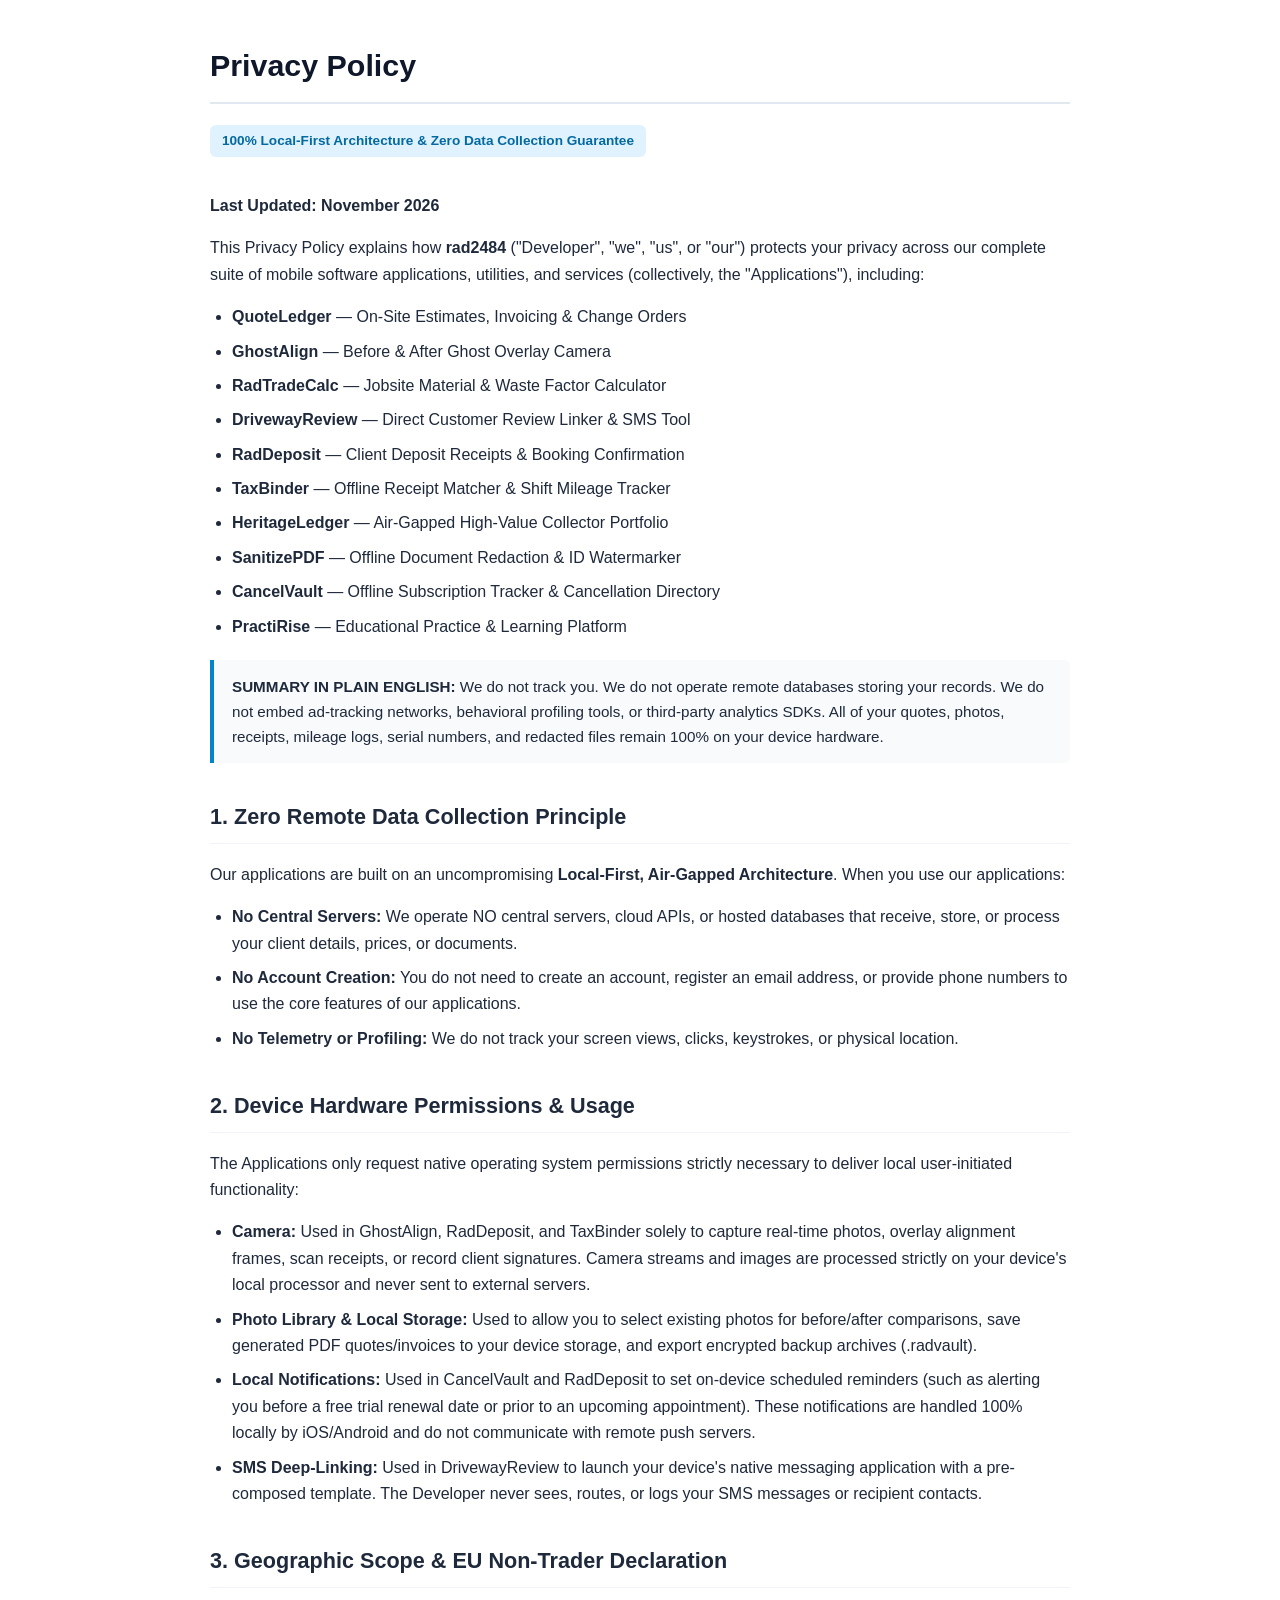
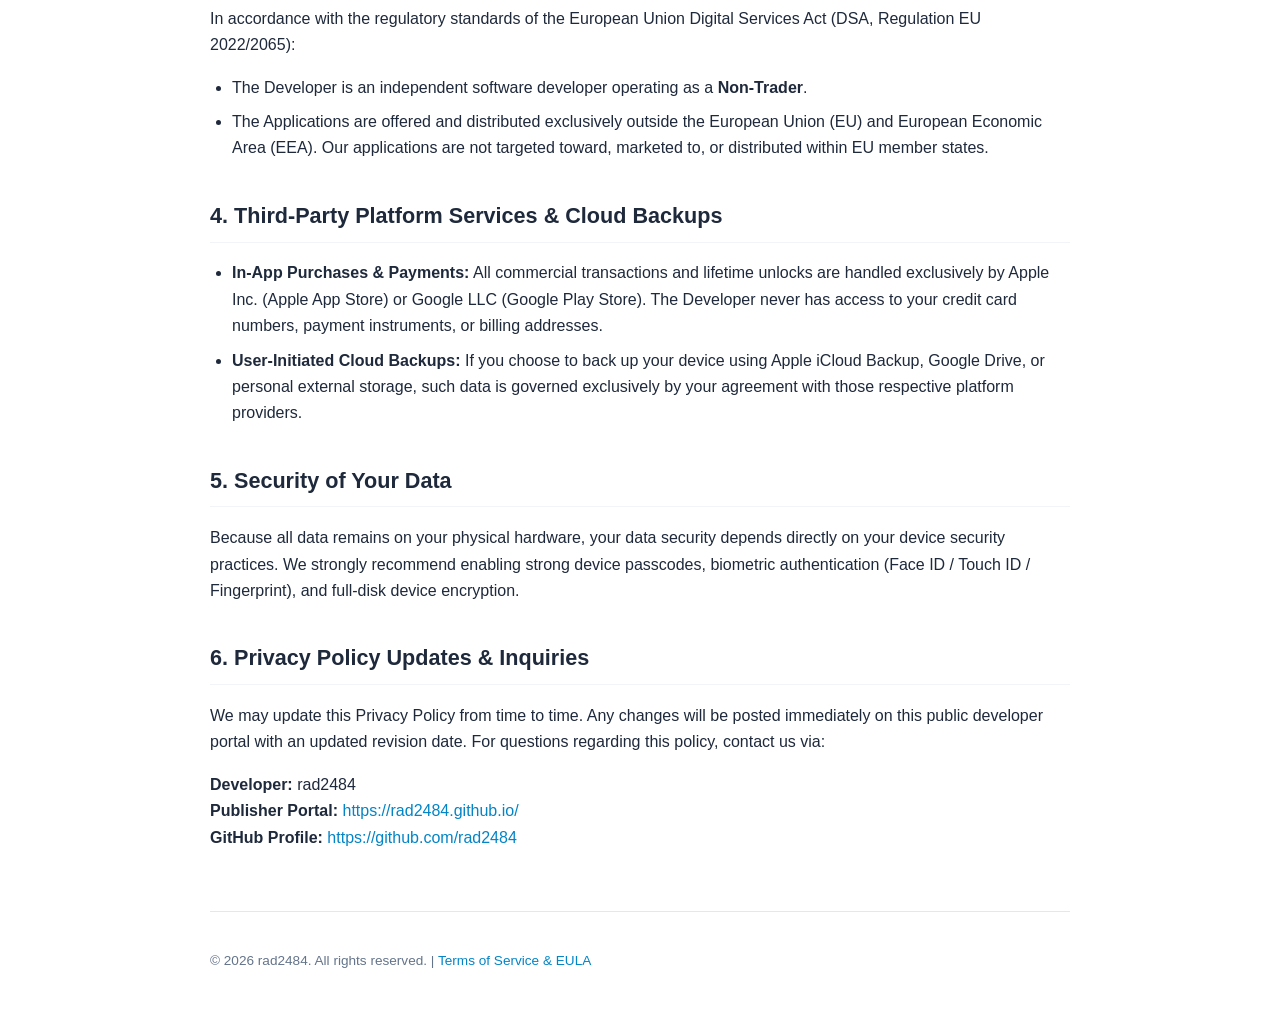
<file: privacy/index.html>
<!doctype html>
<html lang="en">
<head>
  <meta charset="utf-8">
  <meta name="viewport" content="width=device-width, initial-scale=1">
  <title>Privacy Policy — Rad Mobile Apps</title>
  <style>
    body { font-family: -apple-system, BlinkMacSystemFont, "Segoe UI", Roboto, Helvetica, Arial, sans-serif; line-height: 1.65; color: #1e293b; max-width: 860px; margin: 40px auto; padding: 0 24px; background: #ffffff; }
    h1 { color: #0f172a; border-bottom: 2px solid #e2e8f0; padding-bottom: 12px; font-size: 1.9rem; }
    h2 { color: #1e293b; margin-top: 36px; border-bottom: 1px solid #f1f5f9; padding-bottom: 8px; font-size: 1.35rem; }
    .badge { display: inline-block; background: #e0f2fe; color: #0369a1; padding: 5px 12px; border-radius: 6px; font-weight: 600; font-size: 0.85em; margin-bottom: 20px; }
    ul { padding-left: 22px; }
    li { margin-bottom: 8px; }
    .callout { background: #f8fafc; border-left: 4px solid #0284c7; padding: 14px 18px; margin: 20px 0; border-radius: 0 6px 6px 0; font-size: 0.95em; }
    footer { margin-top: 60px; font-size: 0.85em; color: #64748b; border-top: 1px solid #e2e8f0; padding-top: 24px; }
    a { color: #0284c7; text-decoration: none; }
    a:hover { text-decoration: underline; }
  </style>
</head>
<body>
  <h1>Privacy Policy</h1>
  <div class="badge">100% Local-First Architecture & Zero Data Collection Guarantee</div>
  <p><strong>Last Updated: November 2026</strong></p>

  <p>This Privacy Policy explains how <strong>rad2484</strong> ("Developer", "we", "us", or "our") protects your privacy across our complete suite of mobile software applications, utilities, and services (collectively, the "Applications"), including:</p>
  <ul>
    <li><strong>QuoteLedger</strong> — On-Site Estimates, Invoicing & Change Orders</li>
    <li><strong>GhostAlign</strong> — Before & After Ghost Overlay Camera</li>
    <li><strong>RadTradeCalc</strong> — Jobsite Material & Waste Factor Calculator</li>
    <li><strong>DrivewayReview</strong> — Direct Customer Review Linker & SMS Tool</li>
    <li><strong>RadDeposit</strong> — Client Deposit Receipts & Booking Confirmation</li>
    <li><strong>TaxBinder</strong> — Offline Receipt Matcher & Shift Mileage Tracker</li>
    <li><strong>HeritageLedger</strong> — Air-Gapped High-Value Collector Portfolio</li>
    <li><strong>SanitizePDF</strong> — Offline Document Redaction & ID Watermarker</li>
    <li><strong>CancelVault</strong> — Offline Subscription Tracker & Cancellation Directory</li>
    <li><strong>PractiRise</strong> — Educational Practice & Learning Platform</li>
  </ul>

  <div class="callout">
    <strong>SUMMARY IN PLAIN ENGLISH:</strong> We do not track you. We do not operate remote databases storing your records. We do not embed ad-tracking networks, behavioral profiling tools, or third-party analytics SDKs. All of your quotes, photos, receipts, mileage logs, serial numbers, and redacted files remain 100% on your device hardware.
  </div>

  <h2>1. Zero Remote Data Collection Principle</h2>
  <p>Our applications are built on an uncompromising <strong>Local-First, Air-Gapped Architecture</strong>. When you use our applications:</p>
  <ul>
    <li><strong>No Central Servers:</strong> We operate NO central servers, cloud APIs, or hosted databases that receive, store, or process your client details, prices, or documents.</li>
    <li><strong>No Account Creation:</strong> You do not need to create an account, register an email address, or provide phone numbers to use the core features of our applications.</li>
    <li><strong>No Telemetry or Profiling:</strong> We do not track your screen views, clicks, keystrokes, or physical location.</li>
  </ul>

  <h2>2. Device Hardware Permissions & Usage</h2>
  <p>The Applications only request native operating system permissions strictly necessary to deliver local user-initiated functionality:</p>
  <ul>
    <li><strong>Camera:</strong> Used in GhostAlign, RadDeposit, and TaxBinder solely to capture real-time photos, overlay alignment frames, scan receipts, or record client signatures. Camera streams and images are processed strictly on your device's local processor and never sent to external servers.</li>
    <li><strong>Photo Library & Local Storage:</strong> Used to allow you to select existing photos for before/after comparisons, save generated PDF quotes/invoices to your device storage, and export encrypted backup archives (.radvault).</li>
    <li><strong>Local Notifications:</strong> Used in CancelVault and RadDeposit to set on-device scheduled reminders (such as alerting you before a free trial renewal date or prior to an upcoming appointment). These notifications are handled 100% locally by iOS/Android and do not communicate with remote push servers.</li>
    <li><strong>SMS Deep-Linking:</strong> Used in DrivewayReview to launch your device's native messaging application with a pre-composed template. The Developer never sees, routes, or logs your SMS messages or recipient contacts.</li>
  </ul>

  <h2>3. Geographic Scope & EU Non-Trader Declaration</h2>
  <p>In accordance with the regulatory standards of the European Union Digital Services Act (DSA, Regulation EU 2022/2065):</p>
  <ul>
    <li>The Developer is an independent software developer operating as a <strong>Non-Trader</strong>.</li>
    <li>The Applications are offered and distributed exclusively outside the European Union (EU) and European Economic Area (EEA). Our applications are not targeted toward, marketed to, or distributed within EU member states.</li>
  </ul>

  <h2>4. Third-Party Platform Services & Cloud Backups</h2>
  <ul>
    <li><strong>In-App Purchases & Payments:</strong> All commercial transactions and lifetime unlocks are handled exclusively by Apple Inc. (Apple App Store) or Google LLC (Google Play Store). The Developer never has access to your credit card numbers, payment instruments, or billing addresses.</li>
    <li><strong>User-Initiated Cloud Backups:</strong> If you choose to back up your device using Apple iCloud Backup, Google Drive, or personal external storage, such data is governed exclusively by your agreement with those respective platform providers.</li>
  </ul>

  <h2>5. Security of Your Data</h2>
  <p>Because all data remains on your physical hardware, your data security depends directly on your device security practices. We strongly recommend enabling strong device passcodes, biometric authentication (Face ID / Touch ID / Fingerprint), and full-disk device encryption.</p>

  <h2>6. Privacy Policy Updates & Inquiries</h2>
  <p>We may update this Privacy Policy from time to time. Any changes will be posted immediately on this public developer portal with an updated revision date. For questions regarding this policy, contact us via:</p>
  <p><strong>Developer:</strong> rad2484<br>
  <strong>Publisher Portal:</strong> <a href="https://rad2484.github.io/">https://rad2484.github.io/</a><br>
  <strong>GitHub Profile:</strong> <a href="https://github.com/rad2484">https://github.com/rad2484</a></p>

  <footer>
    <p>&copy; 2026 rad2484. All rights reserved. | <a href="/terms/">Terms of Service & EULA</a></p>
  </footer>
</body>
</html>
</file>
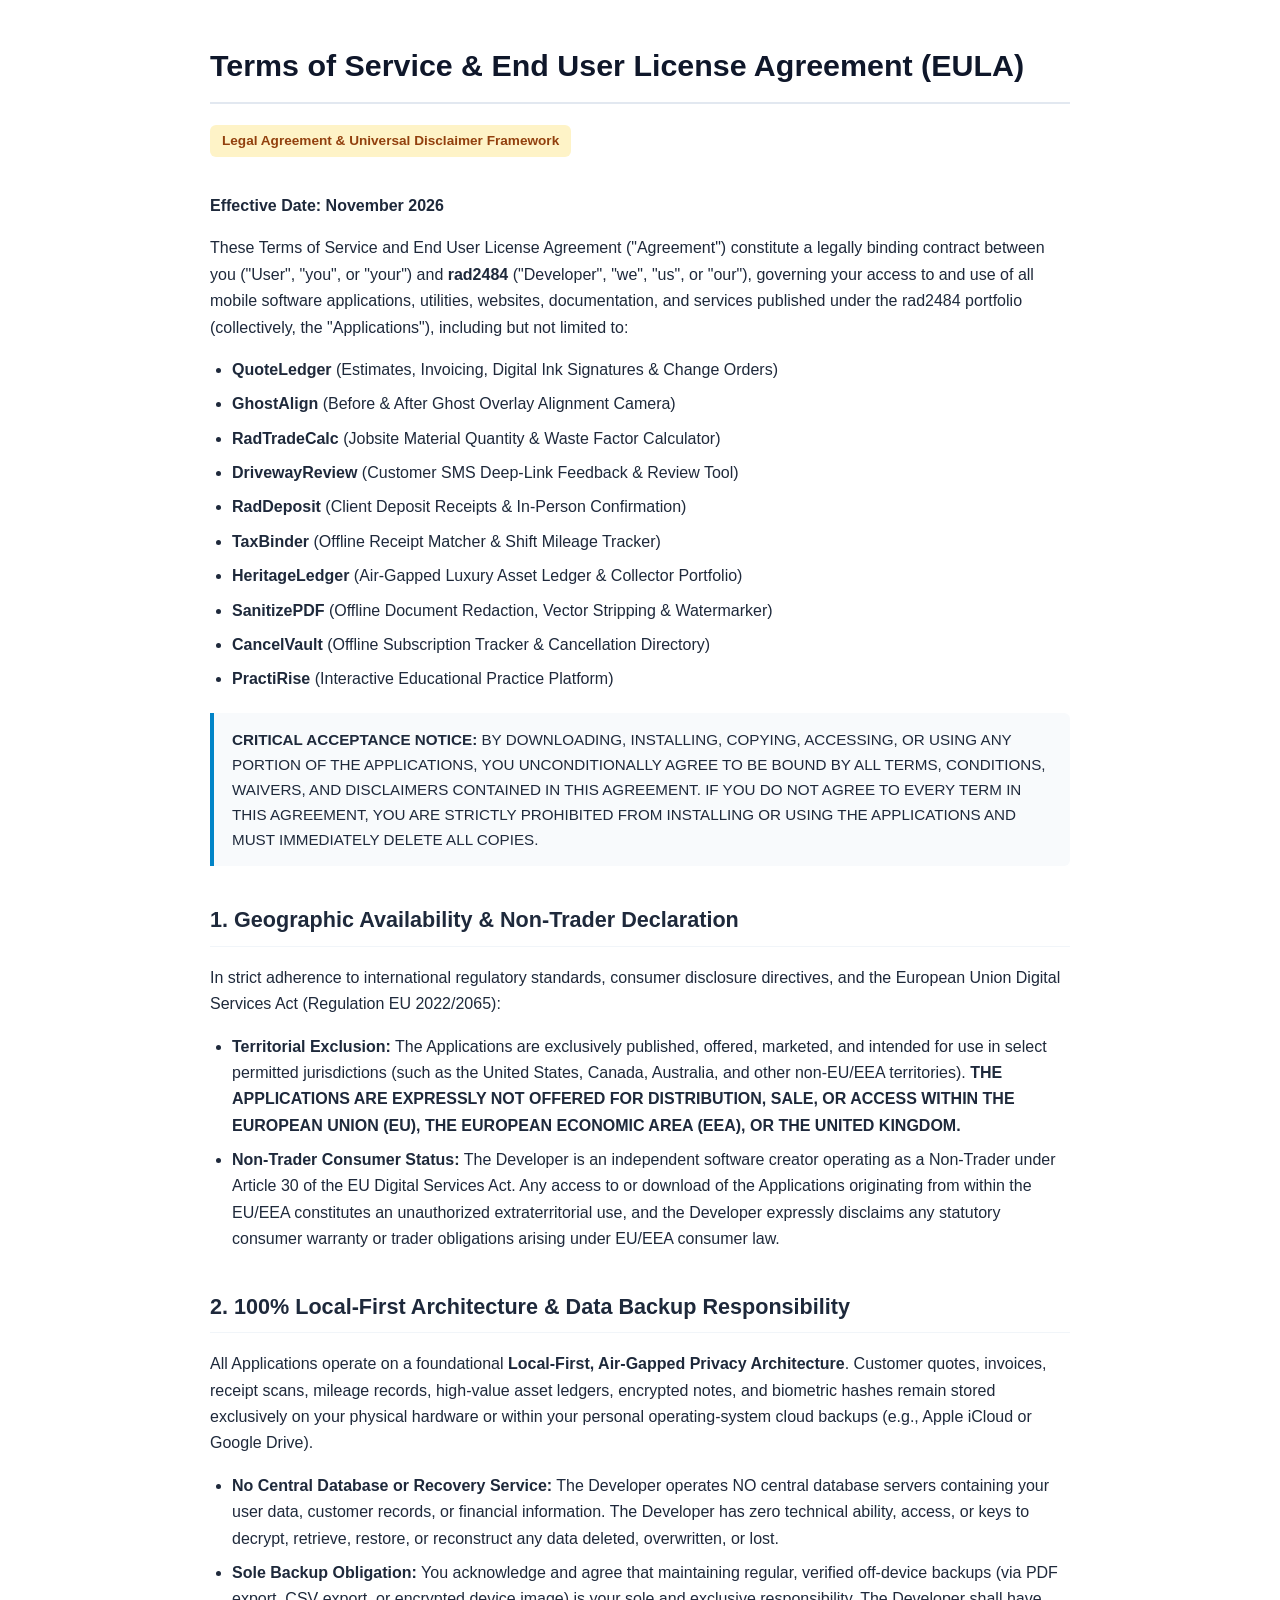
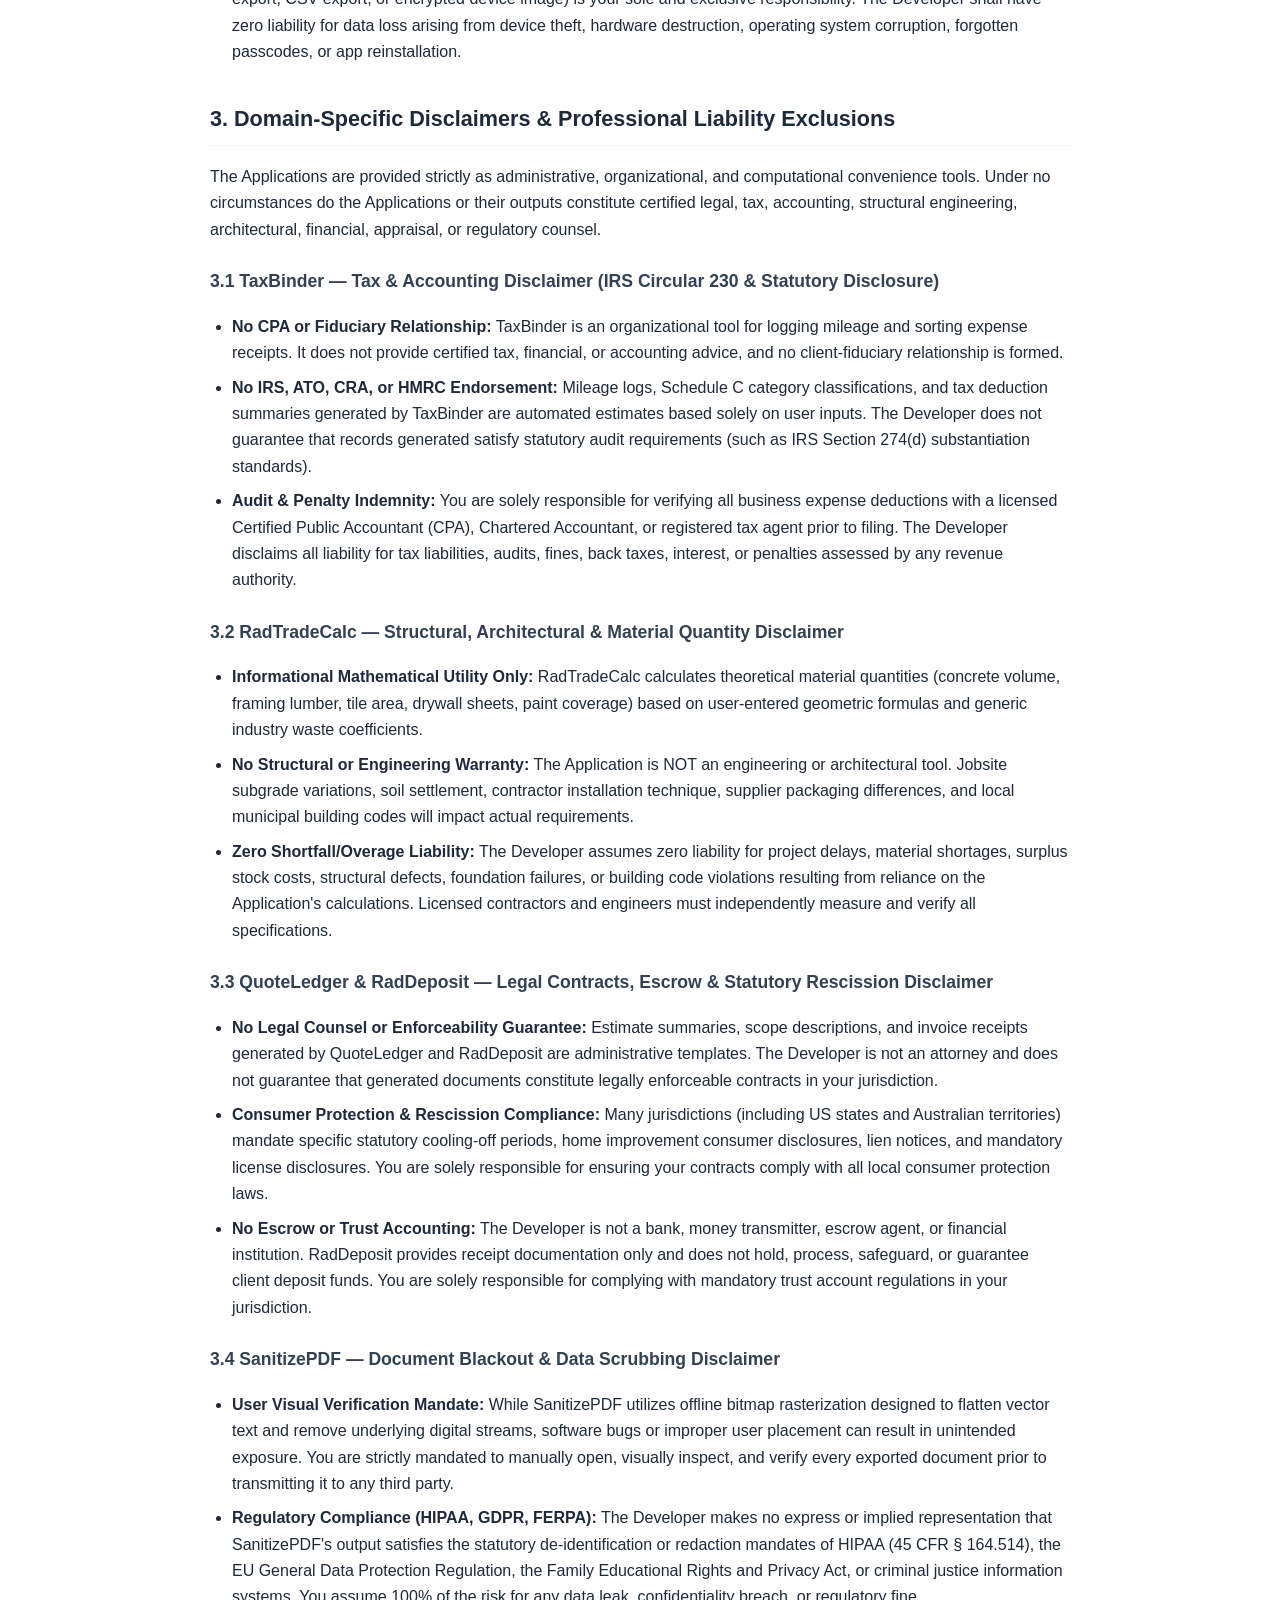
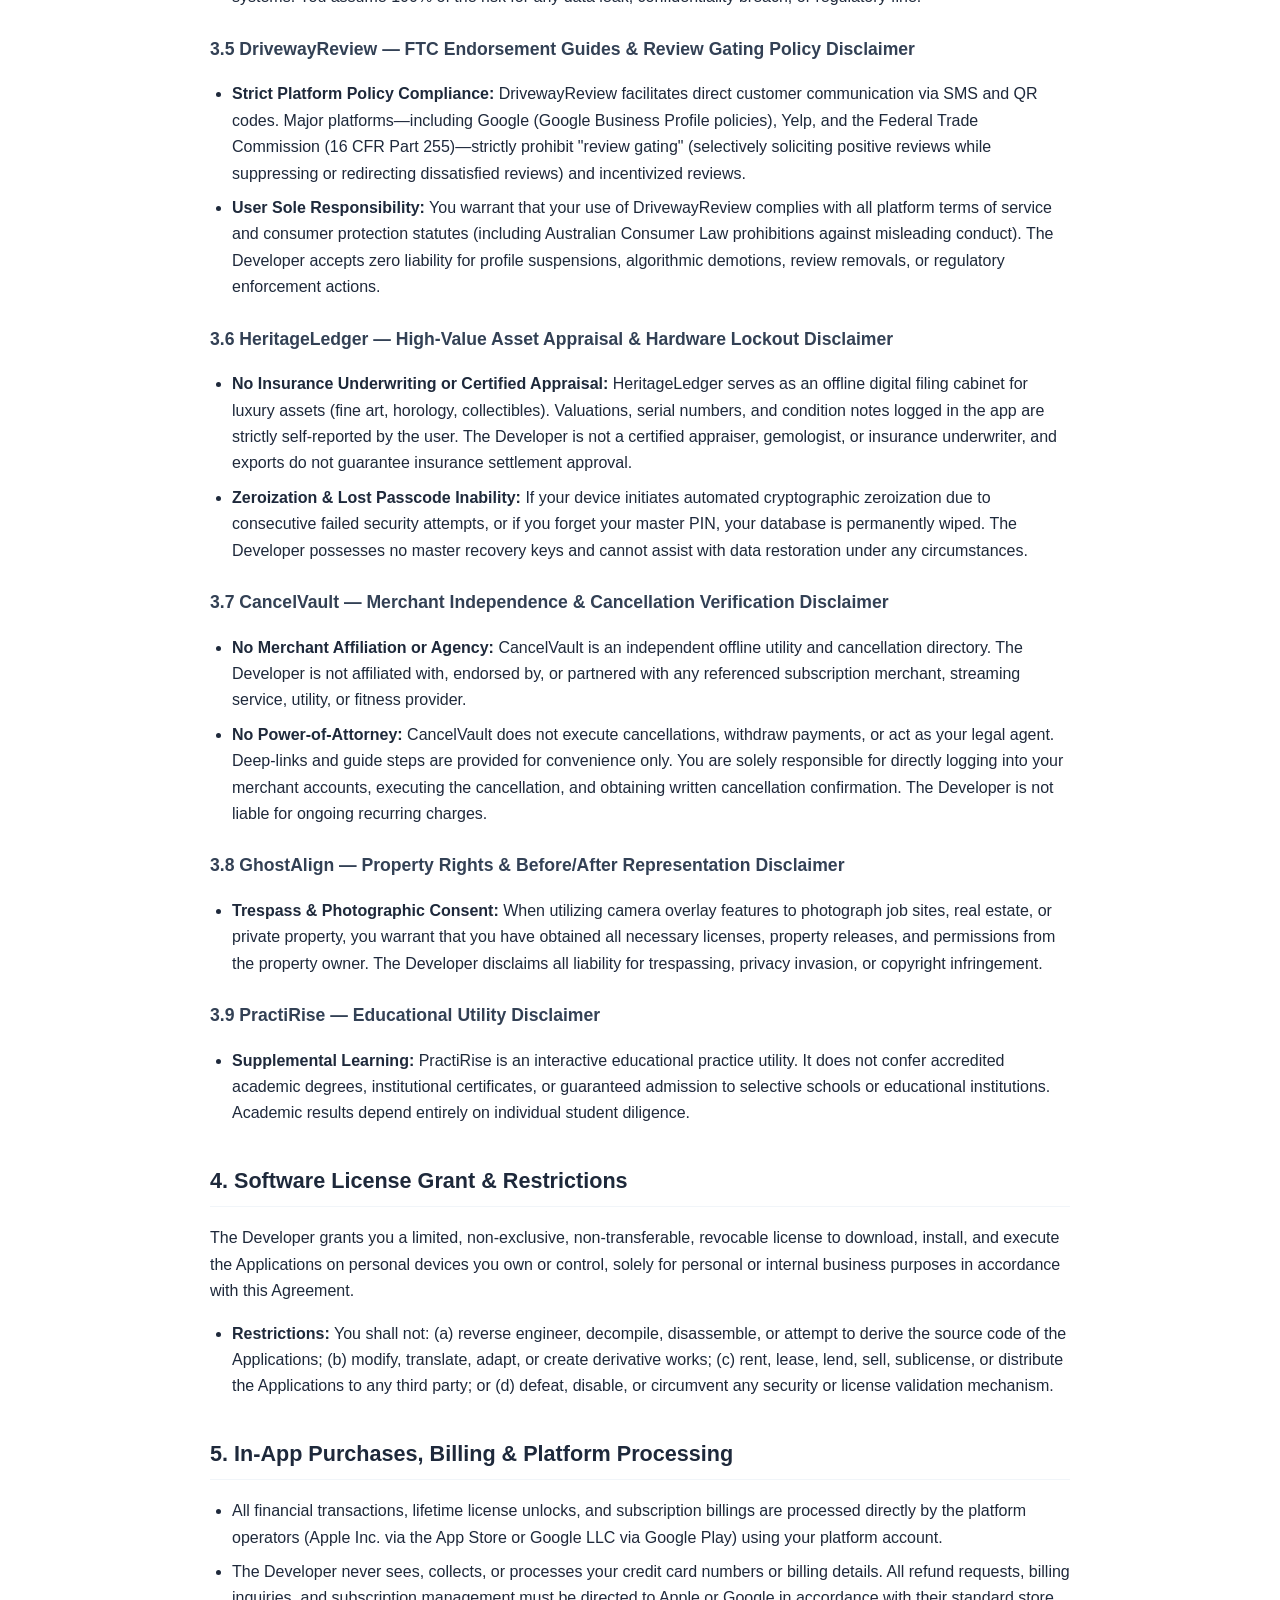
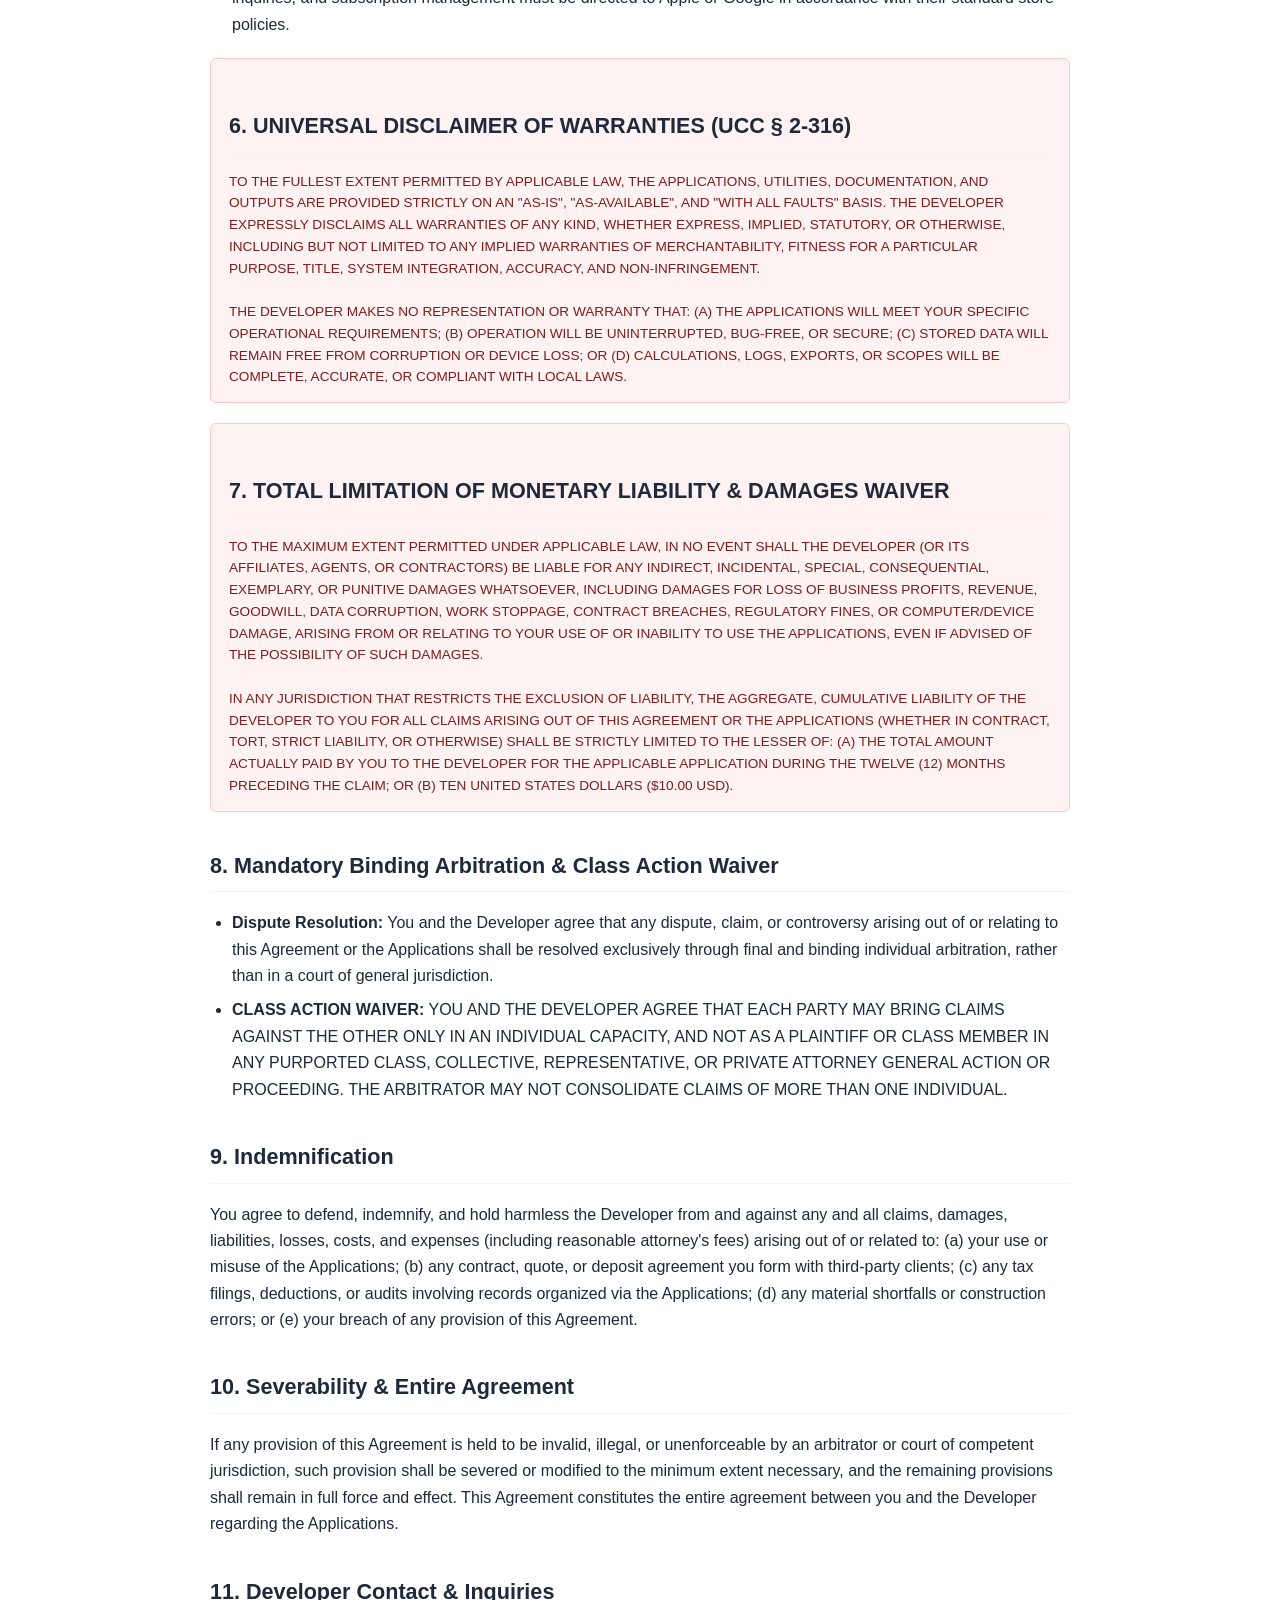
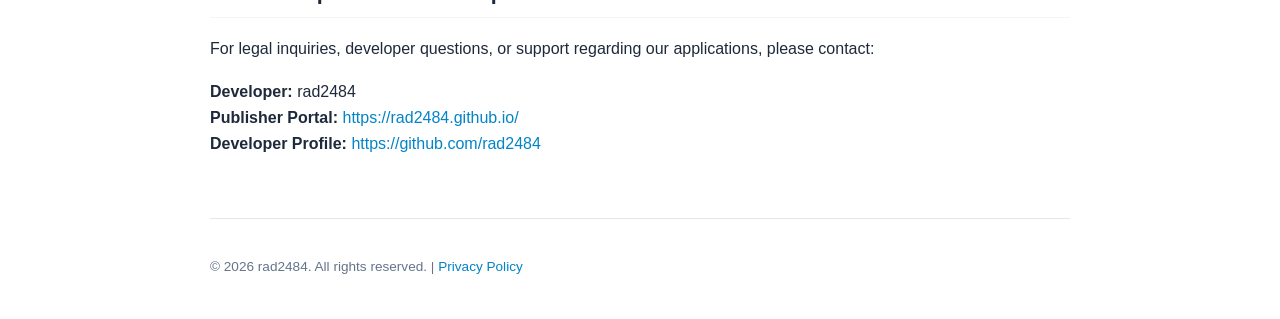
<file: terms/index.html>
<!doctype html>
<html lang="en">
<head>
  <meta charset="utf-8">
  <meta name="viewport" content="width=device-width, initial-scale=1">
  <title>Terms of Service & End User License Agreement (EULA) — Rad Mobile Apps</title>
  <style>
    body { font-family: -apple-system, BlinkMacSystemFont, "Segoe UI", Roboto, Helvetica, Arial, sans-serif; line-height: 1.65; color: #1e293b; max-width: 860px; margin: 40px auto; padding: 0 24px; background: #ffffff; }
    h1 { color: #0f172a; border-bottom: 2px solid #e2e8f0; padding-bottom: 12px; font-size: 1.9rem; }
    h2 { color: #1e293b; margin-top: 36px; border-bottom: 1px solid #f1f5f9; padding-bottom: 8px; font-size: 1.35rem; }
    h3 { color: #334155; margin-top: 24px; font-size: 1.1rem; }
    .badge { display: inline-block; background: #fef3c7; color: #92400e; padding: 5px 12px; border-radius: 6px; font-weight: 600; font-size: 0.85em; margin-bottom: 20px; }
    ul { padding-left: 22px; }
    li { margin-bottom: 8px; }
    .callout { background: #f8fafc; border-left: 4px solid #0284c7; padding: 14px 18px; margin: 20px 0; border-radius: 0 6px 6px 0; font-size: 0.95em; }
    .caps-box { background: #fef2f2; border: 1px solid #fecaca; border-radius: 6px; padding: 14px 18px; font-size: 0.85em; font-weight: 500; color: #7f1d1d; margin: 20px 0; text-transform: uppercase; line-height: 1.6; }
    footer { margin-top: 60px; font-size: 0.85em; color: #64748b; border-top: 1px solid #e2e8f0; padding-top: 24px; }
    a { color: #0284c7; text-decoration: none; }
    a:hover { text-decoration: underline; }
  </style>
</head>
<body>
  <h1>Terms of Service & End User License Agreement (EULA)</h1>
  <div class="badge">Legal Agreement & Universal Disclaimer Framework</div>
  <p><strong>Effective Date: November 2026</strong></p>

  <p>These Terms of Service and End User License Agreement ("Agreement") constitute a legally binding contract between you ("User", "you", or "your") and <strong>rad2484</strong> ("Developer", "we", "us", or "our"), governing your access to and use of all mobile software applications, utilities, websites, documentation, and services published under the rad2484 portfolio (collectively, the "Applications"), including but not limited to:</p>
  <ul>
    <li><strong>QuoteLedger</strong> (Estimates, Invoicing, Digital Ink Signatures & Change Orders)</li>
    <li><strong>GhostAlign</strong> (Before & After Ghost Overlay Alignment Camera)</li>
    <li><strong>RadTradeCalc</strong> (Jobsite Material Quantity & Waste Factor Calculator)</li>
    <li><strong>DrivewayReview</strong> (Customer SMS Deep-Link Feedback & Review Tool)</li>
    <li><strong>RadDeposit</strong> (Client Deposit Receipts & In-Person Confirmation)</li>
    <li><strong>TaxBinder</strong> (Offline Receipt Matcher & Shift Mileage Tracker)</li>
    <li><strong>HeritageLedger</strong> (Air-Gapped Luxury Asset Ledger & Collector Portfolio)</li>
    <li><strong>SanitizePDF</strong> (Offline Document Redaction, Vector Stripping & Watermarker)</li>
    <li><strong>CancelVault</strong> (Offline Subscription Tracker & Cancellation Directory)</li>
    <li><strong>PractiRise</strong> (Interactive Educational Practice Platform)</li>
  </ul>

  <div class="callout">
    <strong>CRITICAL ACCEPTANCE NOTICE:</strong> BY DOWNLOADING, INSTALLING, COPYING, ACCESSING, OR USING ANY PORTION OF THE APPLICATIONS, YOU UNCONDITIONALLY AGREE TO BE BOUND BY ALL TERMS, CONDITIONS, WAIVERS, AND DISCLAIMERS CONTAINED IN THIS AGREEMENT. IF YOU DO NOT AGREE TO EVERY TERM IN THIS AGREEMENT, YOU ARE STRICTLY PROHIBITED FROM INSTALLING OR USING THE APPLICATIONS AND MUST IMMEDIATELY DELETE ALL COPIES.
  </div>

  <h2>1. Geographic Availability & Non-Trader Declaration</h2>
  <p>In strict adherence to international regulatory standards, consumer disclosure directives, and the European Union Digital Services Act (Regulation EU 2022/2065):</p>
  <ul>
    <li><strong>Territorial Exclusion:</strong> The Applications are exclusively published, offered, marketed, and intended for use in select permitted jurisdictions (such as the United States, Canada, Australia, and other non-EU/EEA territories). <strong>THE APPLICATIONS ARE EXPRESSLY NOT OFFERED FOR DISTRIBUTION, SALE, OR ACCESS WITHIN THE EUROPEAN UNION (EU), THE EUROPEAN ECONOMIC AREA (EEA), OR THE UNITED KINGDOM.</strong></li>
    <li><strong>Non-Trader Consumer Status:</strong> The Developer is an independent software creator operating as a Non-Trader under Article 30 of the EU Digital Services Act. Any access to or download of the Applications originating from within the EU/EEA constitutes an unauthorized extraterritorial use, and the Developer expressly disclaims any statutory consumer warranty or trader obligations arising under EU/EEA consumer law.</li>
  </ul>

  <h2>2. 100% Local-First Architecture & Data Backup Responsibility</h2>
  <p>All Applications operate on a foundational <strong>Local-First, Air-Gapped Privacy Architecture</strong>. Customer quotes, invoices, receipt scans, mileage records, high-value asset ledgers, encrypted notes, and biometric hashes remain stored exclusively on your physical hardware or within your personal operating-system cloud backups (e.g., Apple iCloud or Google Drive).</p>
  <ul>
    <li><strong>No Central Database or Recovery Service:</strong> The Developer operates NO central database servers containing your user data, customer records, or financial information. The Developer has zero technical ability, access, or keys to decrypt, retrieve, restore, or reconstruct any data deleted, overwritten, or lost.</li>
    <li><strong>Sole Backup Obligation:</strong> You acknowledge and agree that maintaining regular, verified off-device backups (via PDF export, CSV export, or encrypted device image) is your sole and exclusive responsibility. The Developer shall have zero liability for data loss arising from device theft, hardware destruction, operating system corruption, forgotten passcodes, or app reinstallation.</li>
  </ul>

  <h2>3. Domain-Specific Disclaimers & Professional Liability Exclusions</h2>
  <p>The Applications are provided strictly as administrative, organizational, and computational convenience tools. Under no circumstances do the Applications or their outputs constitute certified legal, tax, accounting, structural engineering, architectural, financial, appraisal, or regulatory counsel.</p>

  <h3>3.1 TaxBinder — Tax & Accounting Disclaimer (IRS Circular 230 & Statutory Disclosure)</h3>
  <ul>
    <li><strong>No CPA or Fiduciary Relationship:</strong> TaxBinder is an organizational tool for logging mileage and sorting expense receipts. It does not provide certified tax, financial, or accounting advice, and no client-fiduciary relationship is formed.</li>
    <li><strong>No IRS, ATO, CRA, or HMRC Endorsement:</strong> Mileage logs, Schedule C category classifications, and tax deduction summaries generated by TaxBinder are automated estimates based solely on user inputs. The Developer does not guarantee that records generated satisfy statutory audit requirements (such as IRS Section 274(d) substantiation standards).</li>
    <li><strong>Audit & Penalty Indemnity:</strong> You are solely responsible for verifying all business expense deductions with a licensed Certified Public Accountant (CPA), Chartered Accountant, or registered tax agent prior to filing. The Developer disclaims all liability for tax liabilities, audits, fines, back taxes, interest, or penalties assessed by any revenue authority.</li>
  </ul>

  <h3>3.2 RadTradeCalc — Structural, Architectural & Material Quantity Disclaimer</h3>
  <ul>
    <li><strong>Informational Mathematical Utility Only:</strong> RadTradeCalc calculates theoretical material quantities (concrete volume, framing lumber, tile area, drywall sheets, paint coverage) based on user-entered geometric formulas and generic industry waste coefficients.</li>
    <li><strong>No Structural or Engineering Warranty:</strong> The Application is NOT an engineering or architectural tool. Jobsite subgrade variations, soil settlement, contractor installation technique, supplier packaging differences, and local municipal building codes will impact actual requirements.</li>
    <li><strong>Zero Shortfall/Overage Liability:</strong> The Developer assumes zero liability for project delays, material shortages, surplus stock costs, structural defects, foundation failures, or building code violations resulting from reliance on the Application's calculations. Licensed contractors and engineers must independently measure and verify all specifications.</li>
  </ul>

  <h3>3.3 QuoteLedger & RadDeposit — Legal Contracts, Escrow & Statutory Rescission Disclaimer</h3>
  <ul>
    <li><strong>No Legal Counsel or Enforceability Guarantee:</strong> Estimate summaries, scope descriptions, and invoice receipts generated by QuoteLedger and RadDeposit are administrative templates. The Developer is not an attorney and does not guarantee that generated documents constitute legally enforceable contracts in your jurisdiction.</li>
    <li><strong>Consumer Protection & Rescission Compliance:</strong> Many jurisdictions (including US states and Australian territories) mandate specific statutory cooling-off periods, home improvement consumer disclosures, lien notices, and mandatory license disclosures. You are solely responsible for ensuring your contracts comply with all local consumer protection laws.</li>
    <li><strong>No Escrow or Trust Accounting:</strong> The Developer is not a bank, money transmitter, escrow agent, or financial institution. RadDeposit provides receipt documentation only and does not hold, process, safeguard, or guarantee client deposit funds. You are solely responsible for complying with mandatory trust account regulations in your jurisdiction.</li>
  </ul>

  <h3>3.4 SanitizePDF — Document Blackout & Data Scrubbing Disclaimer</h3>
  <ul>
    <li><strong>User Visual Verification Mandate:</strong> While SanitizePDF utilizes offline bitmap rasterization designed to flatten vector text and remove underlying digital streams, software bugs or improper user placement can result in unintended exposure. You are strictly mandated to manually open, visually inspect, and verify every exported document prior to transmitting it to any third party.</li>
    <li><strong>Regulatory Compliance (HIPAA, GDPR, FERPA):</strong> The Developer makes no express or implied representation that SanitizePDF's output satisfies the statutory de-identification or redaction mandates of HIPAA (45 CFR § 164.514), the EU General Data Protection Regulation, the Family Educational Rights and Privacy Act, or criminal justice information systems. You assume 100% of the risk for any data leak, confidentiality breach, or regulatory fine.</li>
  </ul>

  <h3>3.5 DrivewayReview — FTC Endorsement Guides & Review Gating Policy Disclaimer</h3>
  <ul>
    <li><strong>Strict Platform Policy Compliance:</strong> DrivewayReview facilitates direct customer communication via SMS and QR codes. Major platforms—including Google (Google Business Profile policies), Yelp, and the Federal Trade Commission (16 CFR Part 255)—strictly prohibit "review gating" (selectively soliciting positive reviews while suppressing or redirecting dissatisfied reviews) and incentivized reviews.</li>
    <li><strong>User Sole Responsibility:</strong> You warrant that your use of DrivewayReview complies with all platform terms of service and consumer protection statutes (including Australian Consumer Law prohibitions against misleading conduct). The Developer accepts zero liability for profile suspensions, algorithmic demotions, review removals, or regulatory enforcement actions.</li>
  </ul>

  <h3>3.6 HeritageLedger — High-Value Asset Appraisal & Hardware Lockout Disclaimer</h3>
  <ul>
    <li><strong>No Insurance Underwriting or Certified Appraisal:</strong> HeritageLedger serves as an offline digital filing cabinet for luxury assets (fine art, horology, collectibles). Valuations, serial numbers, and condition notes logged in the app are strictly self-reported by the user. The Developer is not a certified appraiser, gemologist, or insurance underwriter, and exports do not guarantee insurance settlement approval.</li>
    <li><strong>Zeroization & Lost Passcode Inability:</strong> If your device initiates automated cryptographic zeroization due to consecutive failed security attempts, or if you forget your master PIN, your database is permanently wiped. The Developer possesses no master recovery keys and cannot assist with data restoration under any circumstances.</li>
  </ul>

  <h3>3.7 CancelVault — Merchant Independence & Cancellation Verification Disclaimer</h3>
  <ul>
    <li><strong>No Merchant Affiliation or Agency:</strong> CancelVault is an independent offline utility and cancellation directory. The Developer is not affiliated with, endorsed by, or partnered with any referenced subscription merchant, streaming service, utility, or fitness provider.</li>
    <li><strong>No Power-of-Attorney:</strong> CancelVault does not execute cancellations, withdraw payments, or act as your legal agent. Deep-links and guide steps are provided for convenience only. You are solely responsible for directly logging into your merchant accounts, executing the cancellation, and obtaining written cancellation confirmation. The Developer is not liable for ongoing recurring charges.</li>
  </ul>

  <h3>3.8 GhostAlign — Property Rights & Before/After Representation Disclaimer</h3>
  <ul>
    <li><strong>Trespass & Photographic Consent:</strong> When utilizing camera overlay features to photograph job sites, real estate, or private property, you warrant that you have obtained all necessary licenses, property releases, and permissions from the property owner. The Developer disclaims all liability for trespassing, privacy invasion, or copyright infringement.</li>
  </ul>

  <h3>3.9 PractiRise — Educational Utility Disclaimer</h3>
  <ul>
    <li><strong>Supplemental Learning:</strong> PractiRise is an interactive educational practice utility. It does not confer accredited academic degrees, institutional certificates, or guaranteed admission to selective schools or educational institutions. Academic results depend entirely on individual student diligence.</li>
  </ul>

  <h2>4. Software License Grant & Restrictions</h2>
  <p>The Developer grants you a limited, non-exclusive, non-transferable, revocable license to download, install, and execute the Applications on personal devices you own or control, solely for personal or internal business purposes in accordance with this Agreement.</p>
  <ul>
    <li><strong>Restrictions:</strong> You shall not: (a) reverse engineer, decompile, disassemble, or attempt to derive the source code of the Applications; (b) modify, translate, adapt, or create derivative works; (c) rent, lease, lend, sell, sublicense, or distribute the Applications to any third party; or (d) defeat, disable, or circumvent any security or license validation mechanism.</li>
  </ul>

  <h2>5. In-App Purchases, Billing & Platform Processing</h2>
  <ul>
    <li>All financial transactions, lifetime license unlocks, and subscription billings are processed directly by the platform operators (Apple Inc. via the App Store or Google LLC via Google Play) using your platform account.</li>
    <li>The Developer never sees, collects, or processes your credit card numbers or billing details. All refund requests, billing inquiries, and subscription management must be directed to Apple or Google in accordance with their standard store policies.</li>
  </ul>

  <div class="caps-box">
    <h2>6. Universal Disclaimer of Warranties (UCC § 2-316)</h2>
    TO THE FULLEST EXTENT PERMITTED BY APPLICABLE LAW, THE APPLICATIONS, UTILITIES, DOCUMENTATION, AND OUTPUTS ARE PROVIDED STRICTLY ON AN "AS-IS", "AS-AVAILABLE", AND "WITH ALL FAULTS" BASIS. THE DEVELOPER EXPRESSLY DISCLAIMS ALL WARRANTIES OF ANY KIND, WHETHER EXPRESS, IMPLIED, STATUTORY, OR OTHERWISE, INCLUDING BUT NOT LIMITED TO ANY IMPLIED WARRANTIES OF MERCHANTABILITY, FITNESS FOR A PARTICULAR PURPOSE, TITLE, SYSTEM INTEGRATION, ACCURACY, AND NON-INFRINGEMENT.<br><br>
    THE DEVELOPER MAKES NO REPRESENTATION OR WARRANTY THAT: (A) THE APPLICATIONS WILL MEET YOUR SPECIFIC OPERATIONAL REQUIREMENTS; (B) OPERATION WILL BE UNINTERRUPTED, BUG-FREE, OR SECURE; (C) STORED DATA WILL REMAIN FREE FROM CORRUPTION OR DEVICE LOSS; OR (D) CALCULATIONS, LOGS, EXPORTS, OR SCOPES WILL BE COMPLETE, ACCURATE, OR COMPLIANT WITH LOCAL LAWS.
  </div>

  <div class="caps-box">
    <h2>7. Total Limitation of Monetary Liability & Damages Waiver</h2>
    TO THE MAXIMUM EXTENT PERMITTED UNDER APPLICABLE LAW, IN NO EVENT SHALL THE DEVELOPER (OR ITS AFFILIATES, AGENTS, OR CONTRACTORS) BE LIABLE FOR ANY INDIRECT, INCIDENTAL, SPECIAL, CONSEQUENTIAL, EXEMPLARY, OR PUNITIVE DAMAGES WHATSOEVER, INCLUDING DAMAGES FOR LOSS OF BUSINESS PROFITS, REVENUE, GOODWILL, DATA CORRUPTION, WORK STOPPAGE, CONTRACT BREACHES, REGULATORY FINES, OR COMPUTER/DEVICE DAMAGE, ARISING FROM OR RELATING TO YOUR USE OF OR INABILITY TO USE THE APPLICATIONS, EVEN IF ADVISED OF THE POSSIBILITY OF SUCH DAMAGES.<br><br>
    IN ANY JURISDICTION THAT RESTRICTS THE EXCLUSION OF LIABILITY, THE AGGREGATE, CUMULATIVE LIABILITY OF THE DEVELOPER TO YOU FOR ALL CLAIMS ARISING OUT OF THIS AGREEMENT OR THE APPLICATIONS (WHETHER IN CONTRACT, TORT, STRICT LIABILITY, OR OTHERWISE) SHALL BE STRICTLY LIMITED TO THE LESSER OF: (A) THE TOTAL AMOUNT ACTUALLY PAID BY YOU TO THE DEVELOPER FOR THE APPLICABLE APPLICATION DURING THE TWELVE (12) MONTHS PRECEDING THE CLAIM; OR (B) TEN UNITED STATES DOLLARS ($10.00 USD).
  </div>

  <h2>8. Mandatory Binding Arbitration & Class Action Waiver</h2>
  <ul>
    <li><strong>Dispute Resolution:</strong> You and the Developer agree that any dispute, claim, or controversy arising out of or relating to this Agreement or the Applications shall be resolved exclusively through final and binding individual arbitration, rather than in a court of general jurisdiction.</li>
    <li><strong>CLASS ACTION WAIVER:</strong> YOU AND THE DEVELOPER AGREE THAT EACH PARTY MAY BRING CLAIMS AGAINST THE OTHER ONLY IN AN INDIVIDUAL CAPACITY, AND NOT AS A PLAINTIFF OR CLASS MEMBER IN ANY PURPORTED CLASS, COLLECTIVE, REPRESENTATIVE, OR PRIVATE ATTORNEY GENERAL ACTION OR PROCEEDING. THE ARBITRATOR MAY NOT CONSOLIDATE CLAIMS OF MORE THAN ONE INDIVIDUAL.</li>
  </ul>

  <h2>9. Indemnification</h2>
  <p>You agree to defend, indemnify, and hold harmless the Developer from and against any and all claims, damages, liabilities, losses, costs, and expenses (including reasonable attorney's fees) arising out of or related to: (a) your use or misuse of the Applications; (b) any contract, quote, or deposit agreement you form with third-party clients; (c) any tax filings, deductions, or audits involving records organized via the Applications; (d) any material shortfalls or construction errors; or (e) your breach of any provision of this Agreement.</p>

  <h2>10. Severability & Entire Agreement</h2>
  <p>If any provision of this Agreement is held to be invalid, illegal, or unenforceable by an arbitrator or court of competent jurisdiction, such provision shall be severed or modified to the minimum extent necessary, and the remaining provisions shall remain in full force and effect. This Agreement constitutes the entire agreement between you and the Developer regarding the Applications.</p>

  <h2>11. Developer Contact & Inquiries</h2>
  <p>For legal inquiries, developer questions, or support regarding our applications, please contact:</p>
  <p><strong>Developer:</strong> rad2484<br>
  <strong>Publisher Portal:</strong> <a href="https://rad2484.github.io/">https://rad2484.github.io/</a><br>
  <strong>Developer Profile:</strong> <a href="https://github.com/rad2484">https://github.com/rad2484</a></p>

  <footer>
    <p>&copy; 2026 rad2484. All rights reserved. | <a href="/privacy/">Privacy Policy</a></p>
  </footer>
</body>
</html>
</file>
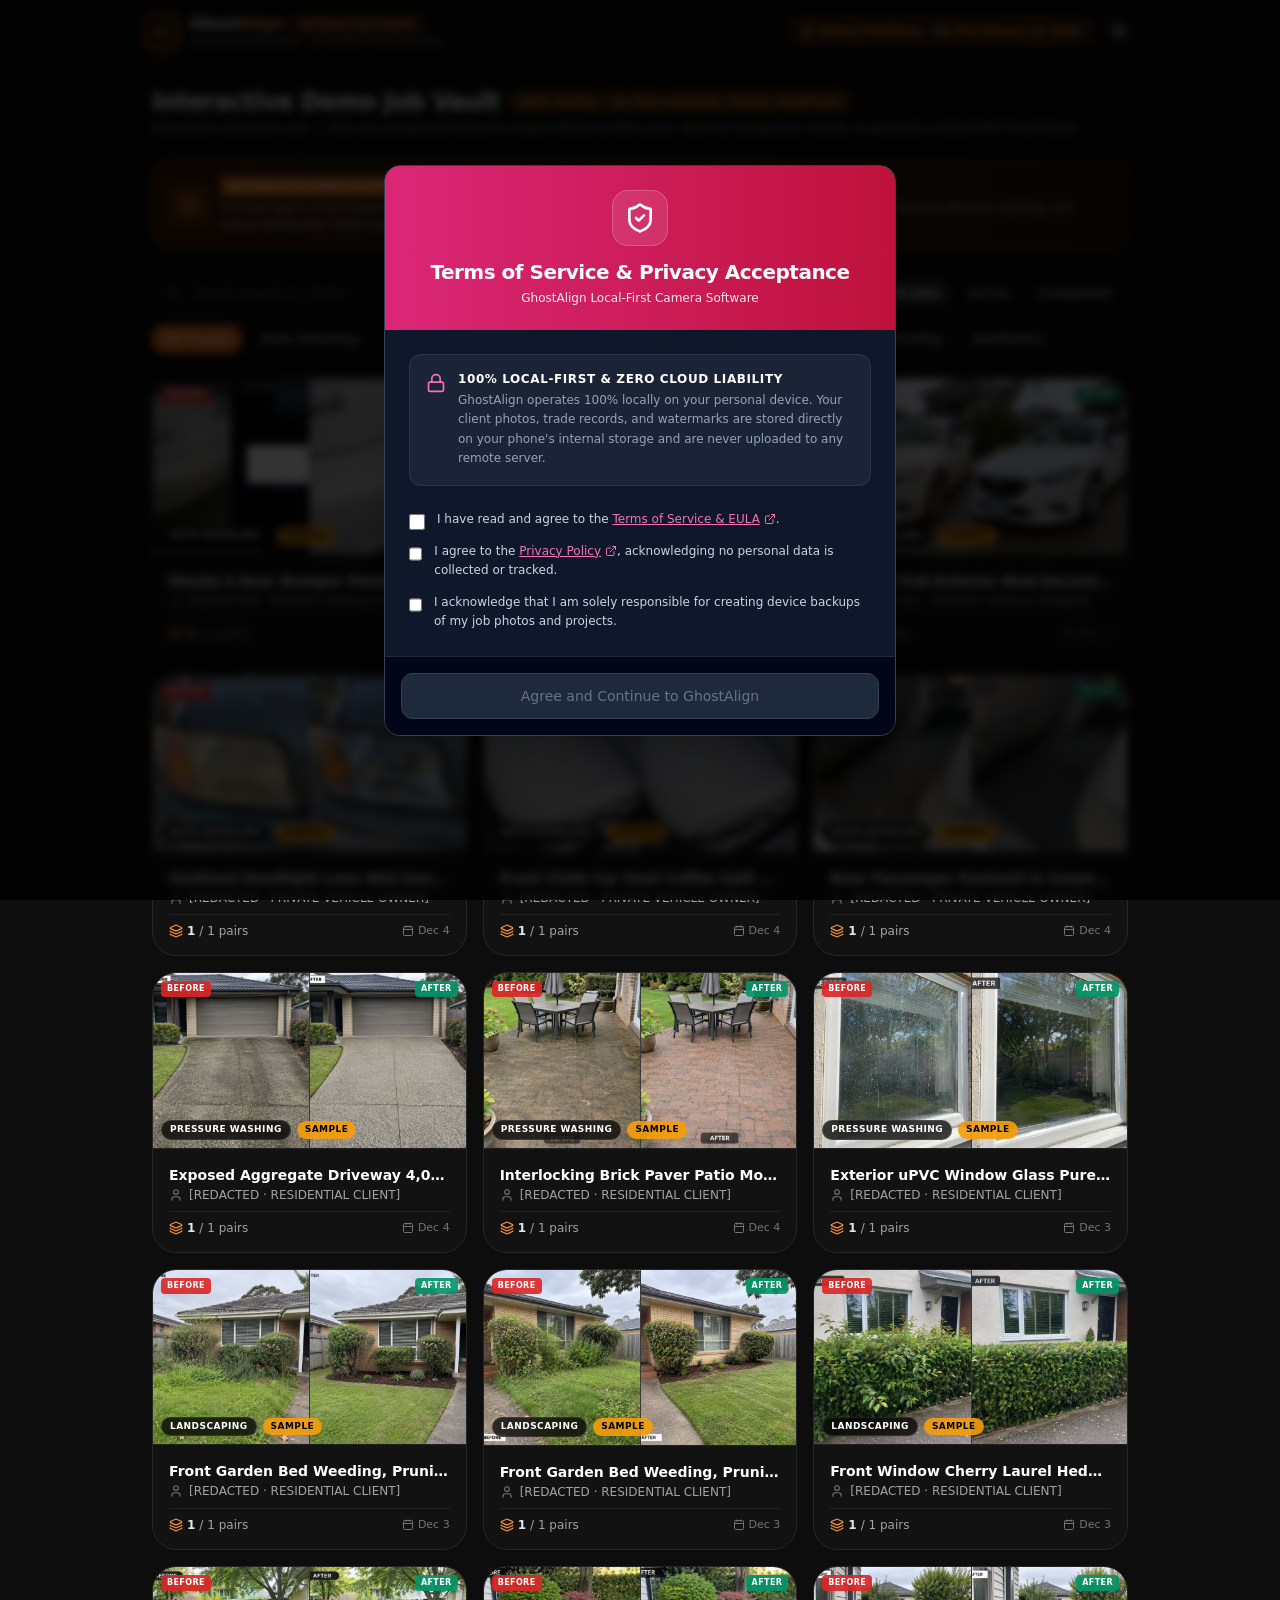
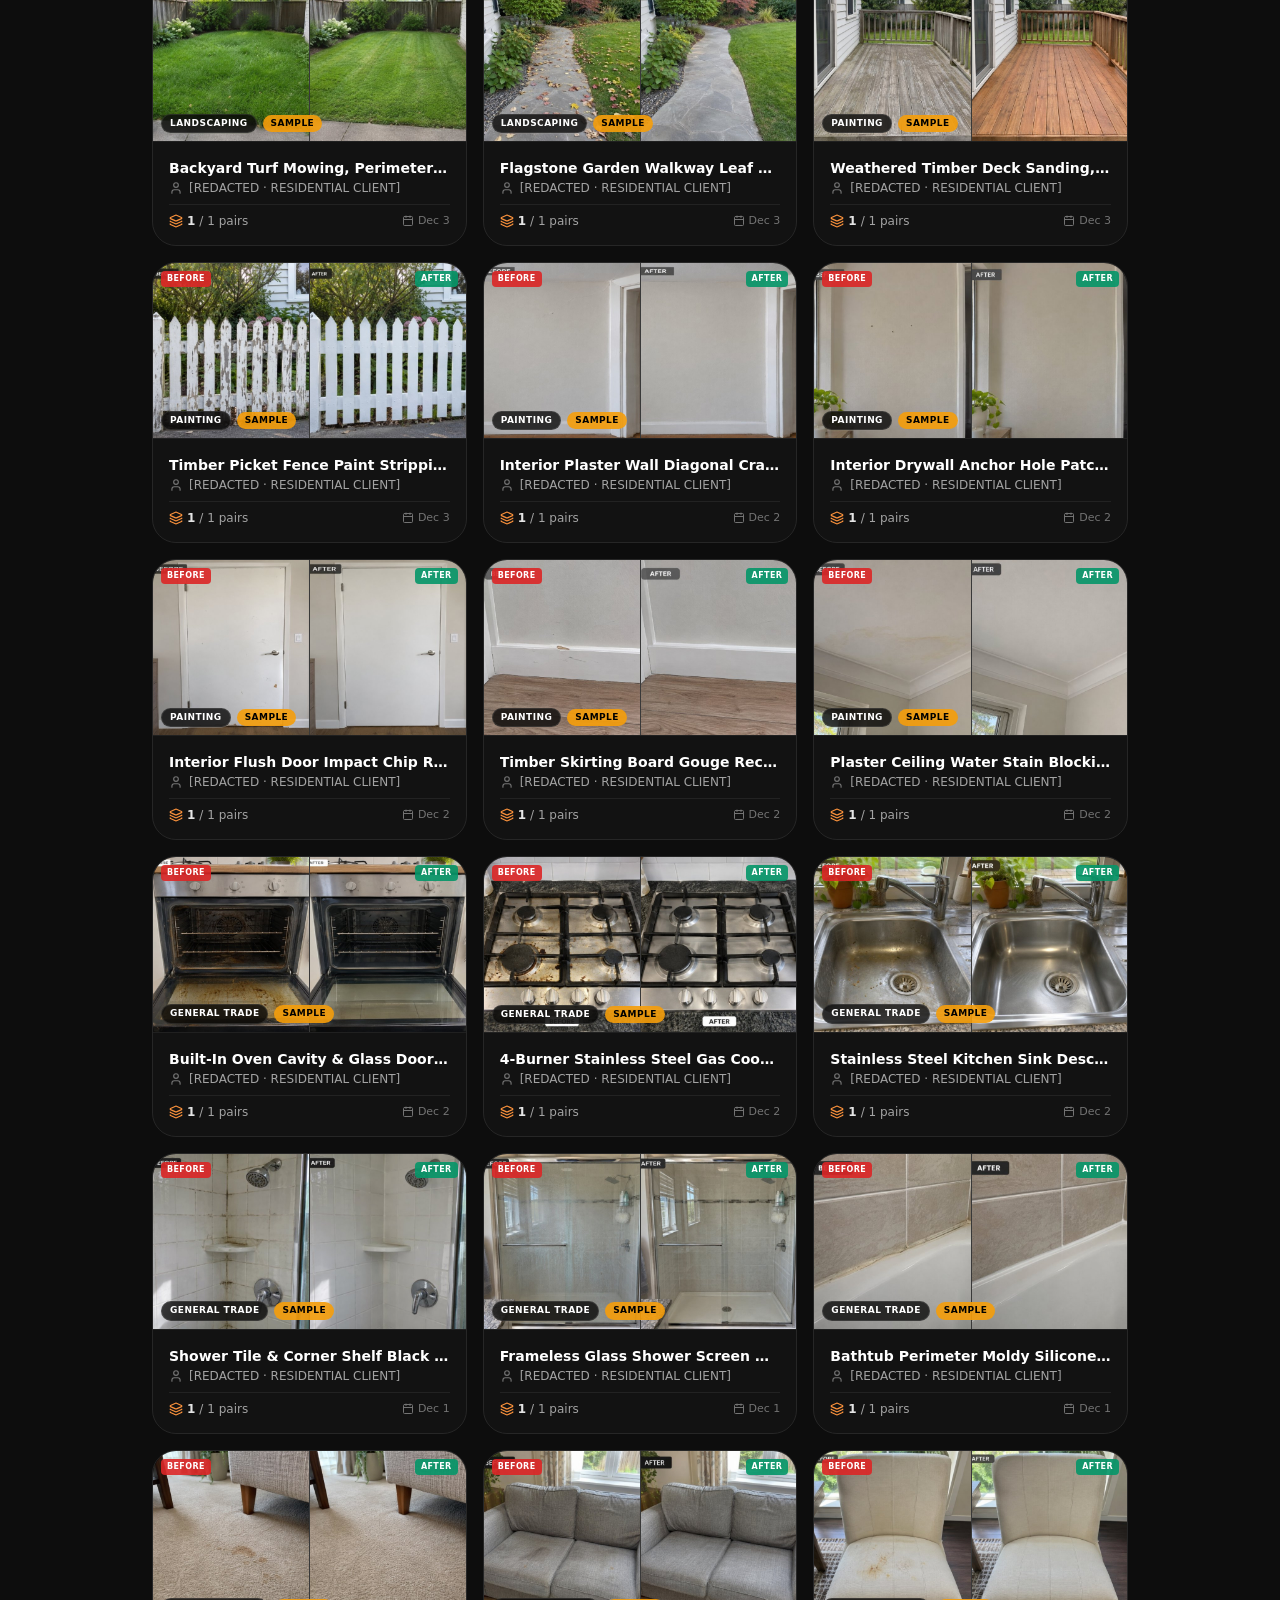
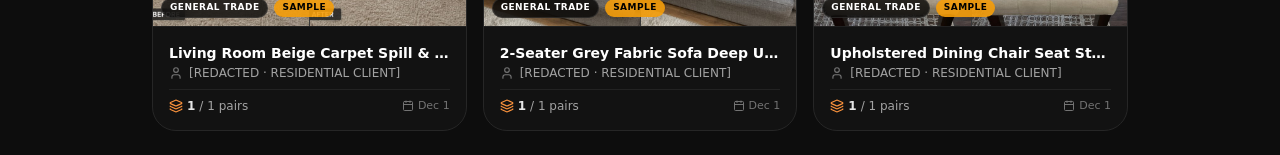
<file: GhostAlign/app/index.html>
<!DOCTYPE html>
<html lang="en" class="dark">
  <head>
    <meta charset="UTF-8" />
    <link rel="icon" type="image/svg+xml" href="./icon-192.svg" />
    <link rel="manifest" href="./manifest.webmanifest" />
    <link rel="apple-touch-icon" href="./icon-192.svg" />
    <meta name="viewport" content="width=device-width, initial-scale=1.0, maximum-scale=1.0, user-scalable=no, viewport-fit=cover" />
    <meta name="theme-color" content="#121212" />
    <meta name="apple-mobile-web-app-capable" content="yes" />
    <meta name="apple-mobile-web-app-status-bar-style" content="black-translucent" />
    <meta name="description" content="GhostAlign — Interactive Web Demo & Precision Before/After Ghost Overlay Camera" />
    <title>GhostAlign — Interactive Web Demo (30 Verified Trade Samples)</title>
    <script type="module" crossorigin src="./assets/index-jrZSE40n.js"></script>
    <link rel="modulepreload" crossorigin href="./assets/vendor-db-DPBJRbni.js">
    <link rel="modulepreload" crossorigin href="./assets/vendor-react-CeQevtti.js">
    <link rel="modulepreload" crossorigin href="./assets/vendor-pdf-DTaw0bkQ.js">
    <link rel="modulepreload" crossorigin href="./assets/vendor-icons-Ch6M4I_E.js">
    <link rel="stylesheet" crossorigin href="./assets/index-BXI-OQk5.css">
  </head>
  <body class="bg-neutral-950 text-neutral-100 antialiased overflow-x-hidden selection:bg-brand-500 selection:text-white">
    <div id="root"></div>
    <script>
      // Purge any legacy radshot-v1 service worker cache so visitors always see the latest Demo build
      if ('caches' in window) {
        caches.keys().then(function(keys) {
          keys.forEach(function(key) {
            if (key.indexOf('radshot') !== -1) {
              caches.delete(key);
            }
          });
        });
      }
      if ('serviceWorker' in navigator && window.location.protocol.startsWith('http')) {
        navigator.serviceWorker.getRegistrations().then(function(regs) {
          regs.forEach(function(reg) {
            reg.update();
          });
        });
      }
    </script>
  </body>
</html>
</file>
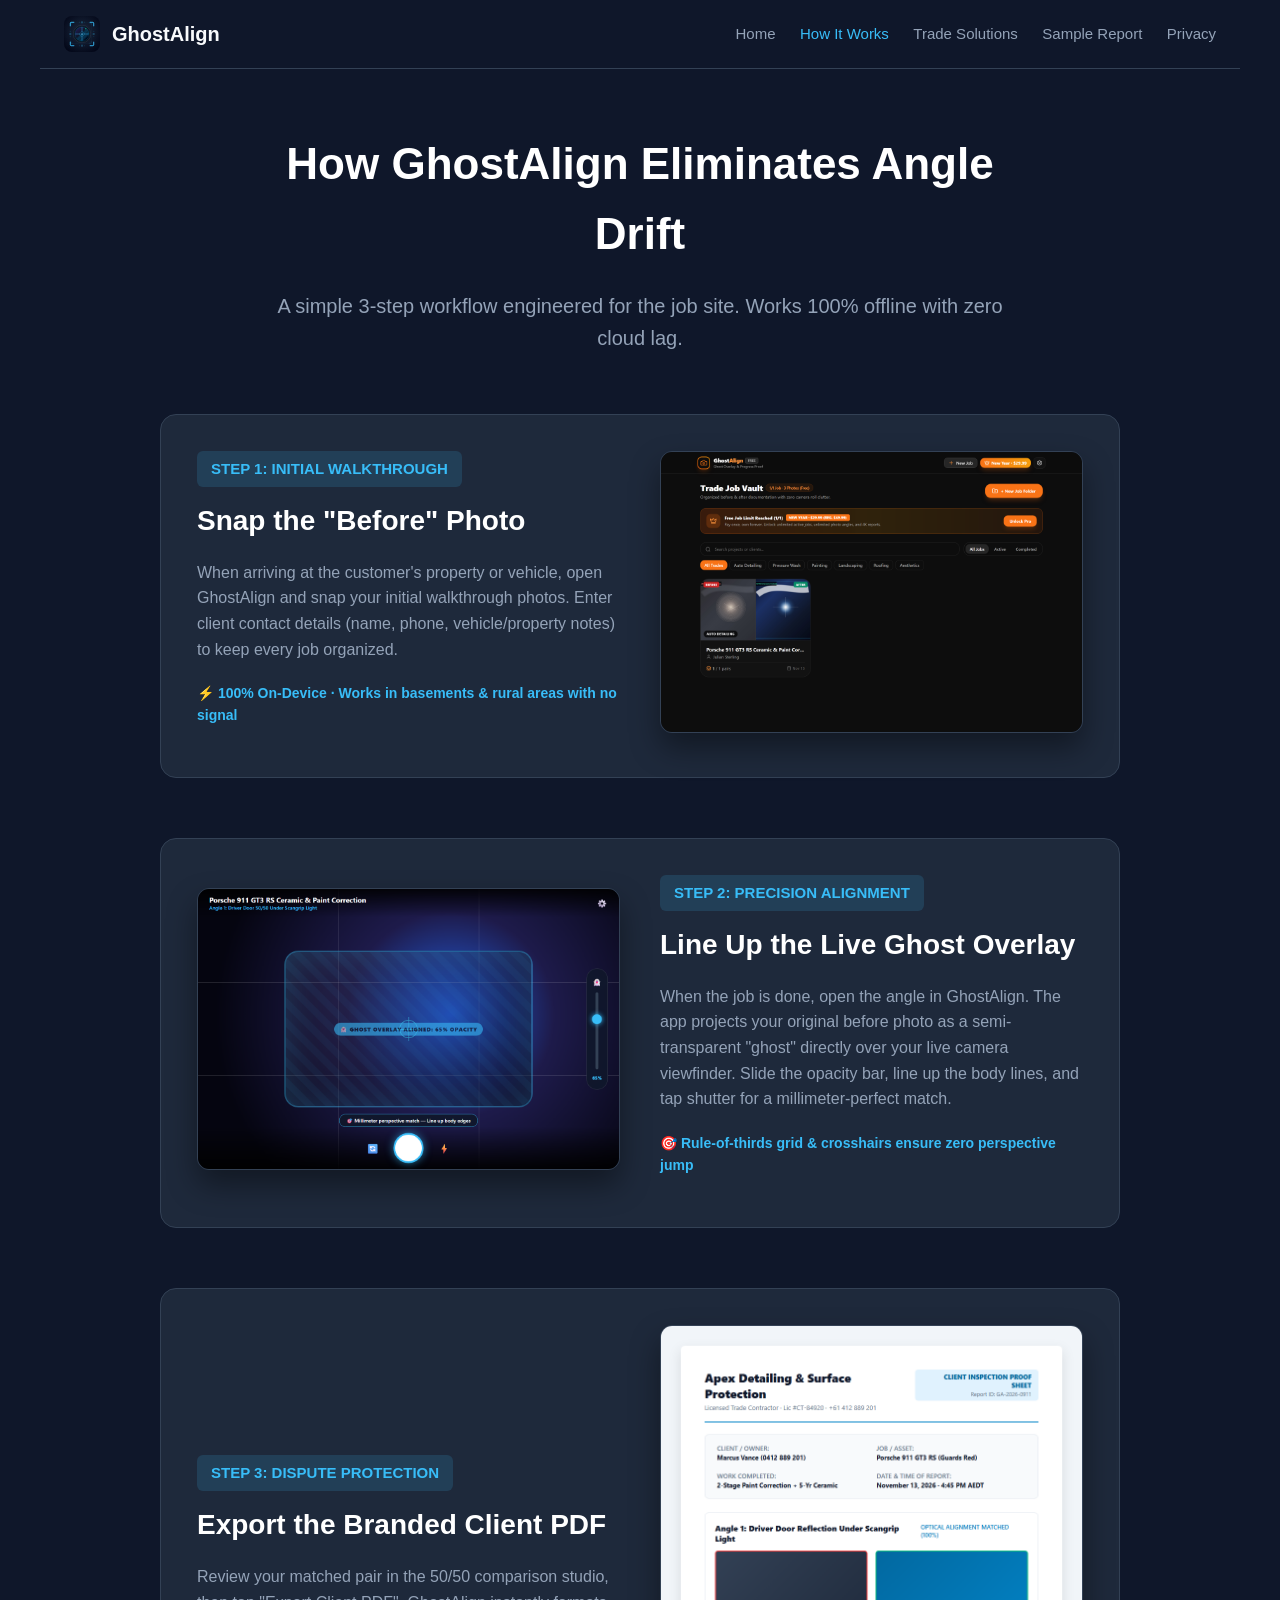
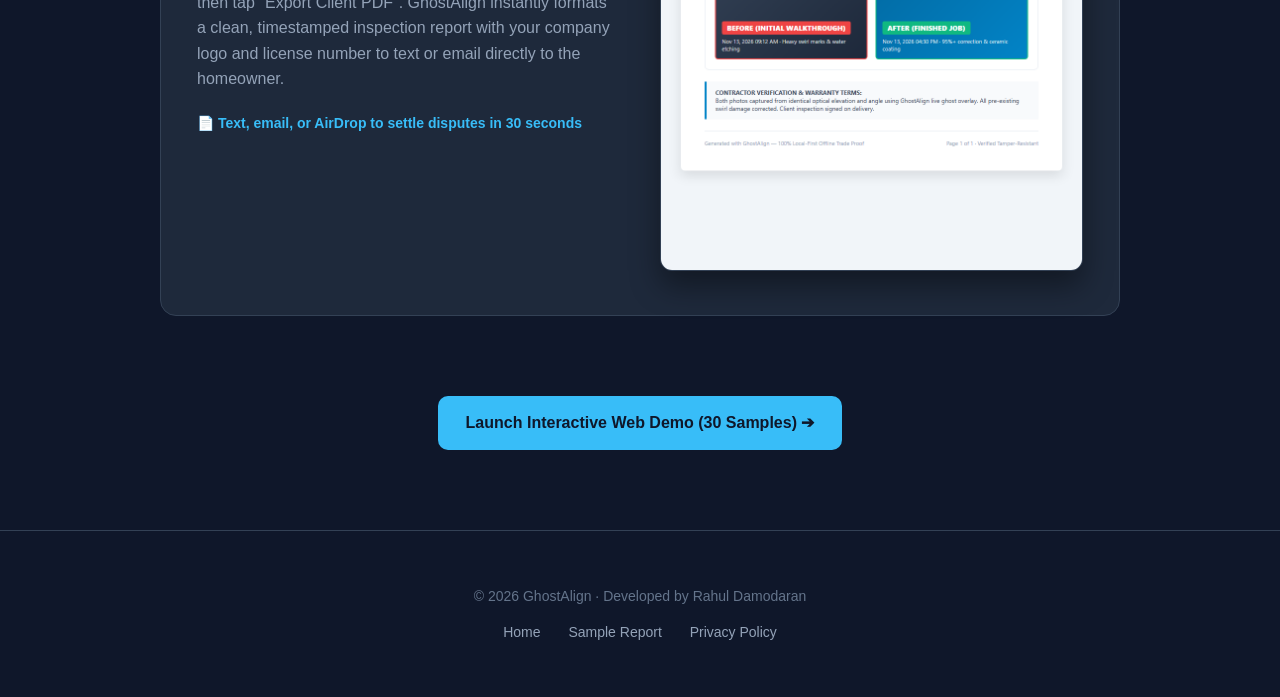
<file: GhostAlign/how-it-works.html>
<!DOCTYPE html>
<html lang="en">
<head>
  <meta charset="UTF-8">
  <meta name="viewport" content="width=device-width, initial-scale=1.0">
  <title>How It Works — GhostAlign Precision Trade Camera</title>
  <meta name="description" content="Step-by-step walkthrough of GhostAlign's live ghost-overlay alignment viewfinder and instant PDF proof sheet generator.">
  <link rel="icon" type="image/svg+xml" href="assets/icon-192.svg">
  <style>
    :root {
      --primary: #38bdf8;
      --bg: #0f172a;
      --surface: #1e293b;
      --border: #334155;
      --text: #f8fafc;
      --text-muted: #94a3b8;
    }
    * { box-sizing: border-box; }
    body {
      font-family: -apple-system, BlinkMacSystemFont, "Segoe UI", Roboto, sans-serif;
      line-height: 1.6;
      color: var(--text);
      background-color: var(--bg);
      margin: 0;
      padding: 0;
    }
    header {
      border-bottom: 1px solid var(--border);
      padding: 16px 24px;
      display: flex;
      justify-content: space-between;
      align-items: center;
      max-width: 1200px;
      margin: 0 auto;
    }
    .logo-container {
      display: flex;
      align-items: center;
      gap: 12px;
      text-decoration: none;
      color: var(--text);
      font-weight: 700;
      font-size: 20px;
    }
    .nav-links a {
      color: var(--text-muted);
      text-decoration: none;
      font-size: 15px;
      margin-left: 20px;
      transition: color 0.2s;
    }
    .nav-links a:hover { color: var(--primary); }
    .hero {
      text-align: center;
      padding: 60px 20px 40px 20px;
      max-width: 800px;
      margin: 0 auto;
    }
    h1 { font-size: 44px; font-weight: 800; margin: 0 0 16px 0; color: #ffffff; }
    .hero p { font-size: 20px; color: var(--text-muted); }
    .steps-container {
      max-width: 1000px;
      margin: 0 auto 80px auto;
      padding: 0 20px;
      display: flex;
      flex-direction: column;
      gap: 60px;
    }
    .step-card {
      display: grid;
      grid-template-columns: 1fr 1fr;
      gap: 40px;
      align-items: center;
      background: var(--surface);
      border: 1px solid var(--border);
      border-radius: 16px;
      padding: 36px;
    }
    .step-card.reverse {
      grid-template-columns: 1fr 1fr;
      direction: rtl;
    }
    .step-card.reverse > * {
      direction: ltr;
    }
    .step-num {
      display: inline-block;
      background: rgba(56, 189, 248, 0.15);
      color: var(--primary);
      font-weight: 800;
      font-size: 15px;
      padding: 6px 14px;
      border-radius: 6px;
      margin-bottom: 12px;
    }
    .step-title {
      font-size: 28px;
      font-weight: 800;
      margin: 0 0 14px 0;
      color: #ffffff;
    }
    .step-desc {
      color: var(--text-muted);
      font-size: 16px;
      margin-bottom: 20px;
    }
    .step-img {
      width: 100%;
      height: auto;
      border-radius: 12px;
      border: 1px solid var(--border);
      box-shadow: 0 15px 30px rgba(0, 0, 0, 0.4);
    }
    .btn {
      display: inline-flex;
      align-items: center;
      gap: 10px;
      padding: 14px 28px;
      border-radius: 10px;
      font-weight: 600;
      font-size: 16px;
      text-decoration: none;
      background: var(--primary);
      color: #0f172a;
      transition: all 0.2s;
    }
    .btn:hover { background: #7dd3fc; }
    footer {
      border-top: 1px solid var(--border);
      padding: 40px 20px;
      text-align: center;
      color: #64748b;
      font-size: 14px;
    }
    footer a { color: var(--text-muted); text-decoration: none; margin: 0 12px; }
    @media (max-width: 768px) {
      .step-card, .step-card.reverse {
        grid-template-columns: 1fr;
        direction: ltr;
      }
    }
  </style>
</head>
<body>
  <header>
    <a href="index.html" class="logo-container">
      <img src="assets/icon-192.svg" alt="GhostAlign Logo" style="width: 36px; height: 36px; border-radius: 8px;">
      <span>GhostAlign</span>
    </a>
    <div class="nav-links">
      <a href="index.html">Home</a>
      <a href="how-it-works.html" style="color: var(--primary);">How It Works</a>
      <a href="trades.html">Trade Solutions</a>
      <a href="sample-pdf.html">Sample Report</a>
      <a href="privacy.html">Privacy</a>
    </div>
  </header>

  <section class="hero">
    <h1>How GhostAlign Eliminates Angle Drift</h1>
    <p>A simple 3-step workflow engineered for the job site. Works 100% offline with zero cloud lag.</p>
  </section>

  <div class="steps-container">
    <!-- Step 1 -->
    <div class="step-card">
      <div>
        <div class="step-num">STEP 1: INITIAL WALKTHROUGH</div>
        <h2 class="step-title">Snap the "Before" Photo</h2>
        <p class="step-desc">When arriving at the customer's property or vehicle, open GhostAlign and snap your initial walkthrough photos. Enter client contact details (name, phone, vehicle/property notes) to keep every job organized.</p>
        <p style="color: #38bdf8; font-size: 14px; font-weight: 600;">⚡ 100% On-Device · Works in basements & rural areas with no signal</p>
      </div>
      <div>
        <img src="screenshots/1_job_list.png" alt="GhostAlign Job List Interface" class="step-img">
      </div>
    </div>

    <!-- Step 2 -->
    <div class="step-card reverse">
      <div>
        <div class="step-num">STEP 2: PRECISION ALIGNMENT</div>
        <h2 class="step-title">Line Up the Live Ghost Overlay</h2>
        <p class="step-desc">When the job is done, open the angle in GhostAlign. The app projects your original before photo as a semi-transparent "ghost" directly over your live camera viewfinder. Slide the opacity bar, line up the body lines, and tap shutter for a millimeter-perfect match.</p>
        <p style="color: #38bdf8; font-size: 14px; font-weight: 600;">🎯 Rule-of-thirds grid & crosshairs ensure zero perspective jump</p>
      </div>
      <div>
        <img src="screenshots/viewfinder_ghost_overlay.png" alt="GhostAlign Viewfinder Ghost Overlay" class="step-img">
      </div>
    </div>

    <!-- Step 3 -->
    <div class="step-card">
      <div>
        <div class="step-num">STEP 3: DISPUTE PROTECTION</div>
        <h2 class="step-title">Export the Branded Client PDF</h2>
        <p class="step-desc">Review your matched pair in the 50/50 comparison studio, then tap "Export Client PDF". GhostAlign instantly formats a clean, timestamped inspection report with your company logo and license number to text or email directly to the homeowner.</p>
        <p style="color: #38bdf8; font-size: 14px; font-weight: 600;">📄 Text, email, or AirDrop to settle disputes in 30 seconds</p>
      </div>
      <div>
        <img src="screenshots/sample_client_proof_sheet.png" alt="GhostAlign Client Proof Sheet" class="step-img">
      </div>
    </div>
  </div>

  <div style="text-align: center; margin-bottom: 80px;">
    <a href="app/" class="btn">Launch Interactive Web Demo (30 Samples) ➔</a>
  </div>

  <footer>
    <p>&copy; 2026 GhostAlign · Developed by Rahul Damodaran</p>
    <p>
      <a href="index.html">Home</a>
      <a href="sample-pdf.html">Sample Report</a>
      <a href="privacy.html">Privacy Policy</a>
    </p>
  </footer>
</body>
</html>
</file>
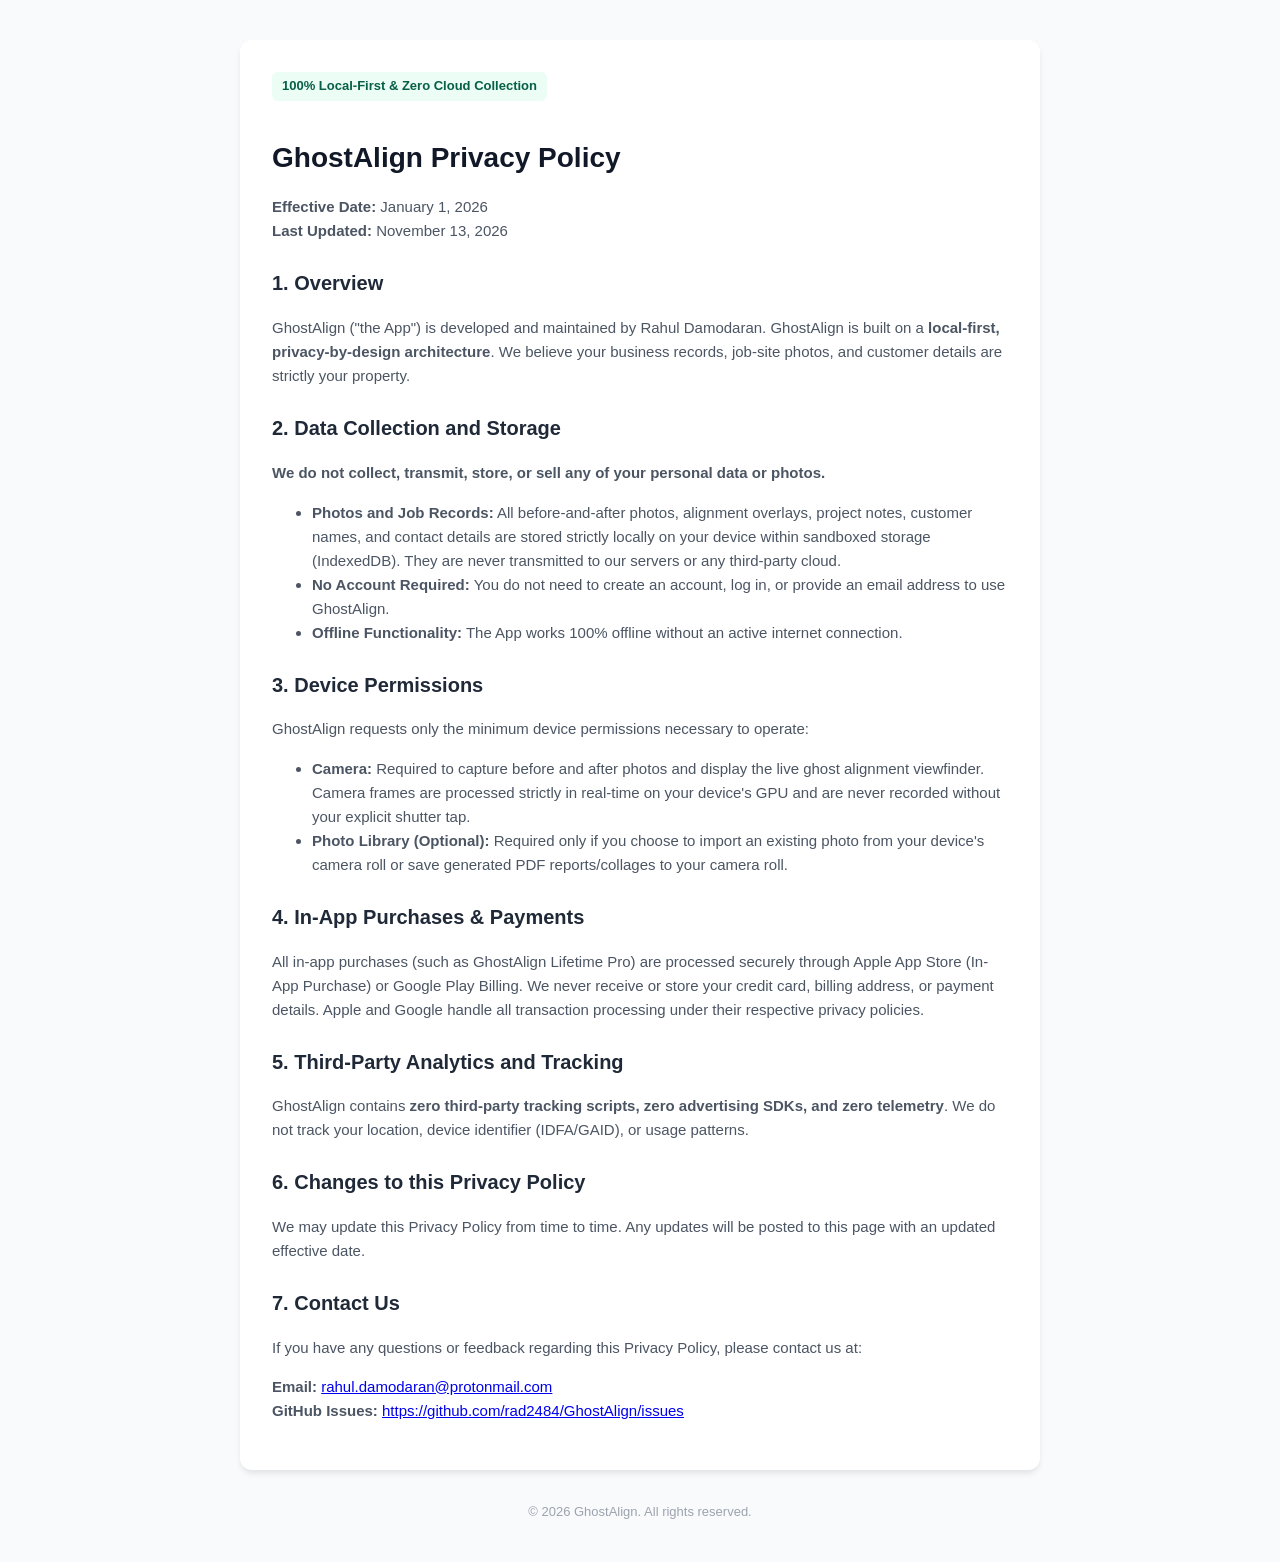
<file: GhostAlign/privacy.html>
<!DOCTYPE html>
<html lang="en">
<head>
  <meta charset="UTF-8">
  <meta name="viewport" content="width=device-width, initial-scale=1.0">
  <title>Privacy Policy — GhostAlign</title>
  <style>
    body {
      font-family: -apple-system, BlinkMacSystemFont, "Segoe UI", Roboto, Helvetica, Arial, sans-serif;
      line-height: 1.6;
      color: #1f2937;
      max-width: 800px;
      margin: 0 auto;
      padding: 40px 20px;
      background-color: #f9fafb;
    }
    .container {
      background: #ffffff;
      padding: 32px;
      border-radius: 12px;
      box-shadow: 0 4px 6px -1px rgba(0, 0, 0, 0.1);
    }
    h1 { color: #111827; margin-bottom: 8px; font-size: 28px; }
    h2 { color: #1f2937; margin-top: 24px; font-size: 20px; }
    p, li { color: #4b5563; font-size: 15px; }
    .badge {
      display: inline-block;
      background: #ecfdf5;
      color: #065f46;
      font-weight: 600;
      padding: 4px 10px;
      border-radius: 6px;
      font-size: 13px;
      margin-bottom: 16px;
    }
    footer {
      margin-top: 32px;
      text-align: center;
      font-size: 13px;
      color: #9ca3af;
    }
  </style>
</head>
<body>
  <div class="container">
    <div class="badge">100% Local-First & Zero Cloud Collection</div>
    <h1>GhostAlign Privacy Policy</h1>
    <p><strong>Effective Date:</strong> January 1, 2026<br>
    <strong>Last Updated:</strong> November 13, 2026</p>

    <h2>1. Overview</h2>
    <p>GhostAlign ("the App") is developed and maintained by Rahul Damodaran. GhostAlign is built on a <strong>local-first, privacy-by-design architecture</strong>. We believe your business records, job-site photos, and customer details are strictly your property.</p>

    <h2>2. Data Collection and Storage</h2>
    <p><strong>We do not collect, transmit, store, or sell any of your personal data or photos.</strong></p>
    <ul>
      <li><strong>Photos and Job Records:</strong> All before-and-after photos, alignment overlays, project notes, customer names, and contact details are stored strictly locally on your device within sandboxed storage (IndexedDB). They are never transmitted to our servers or any third-party cloud.</li>
      <li><strong>No Account Required:</strong> You do not need to create an account, log in, or provide an email address to use GhostAlign.</li>
      <li><strong>Offline Functionality:</strong> The App works 100% offline without an active internet connection.</li>
    </ul>

    <h2>3. Device Permissions</h2>
    <p>GhostAlign requests only the minimum device permissions necessary to operate:</p>
    <ul>
      <li><strong>Camera:</strong> Required to capture before and after photos and display the live ghost alignment viewfinder. Camera frames are processed strictly in real-time on your device's GPU and are never recorded without your explicit shutter tap.</li>
      <li><strong>Photo Library (Optional):</strong> Required only if you choose to import an existing photo from your device's camera roll or save generated PDF reports/collages to your camera roll.</li>
    </ul>

    <h2>4. In-App Purchases & Payments</h2>
    <p>All in-app purchases (such as GhostAlign Lifetime Pro) are processed securely through Apple App Store (In-App Purchase) or Google Play Billing. We never receive or store your credit card, billing address, or payment details. Apple and Google handle all transaction processing under their respective privacy policies.</p>

    <h2>5. Third-Party Analytics and Tracking</h2>
    <p>GhostAlign contains <strong>zero third-party tracking scripts, zero advertising SDKs, and zero telemetry</strong>. We do not track your location, device identifier (IDFA/GAID), or usage patterns.</p>

    <h2>6. Changes to this Privacy Policy</h2>
    <p>We may update this Privacy Policy from time to time. Any updates will be posted to this page with an updated effective date.</p>

    <h2>7. Contact Us</h2>
    <p>If you have any questions or feedback regarding this Privacy Policy, please contact us at:</p>
    <p><strong>Email:</strong> <a href="mailto:rahul.damodaran@protonmail.com">rahul.damodaran@protonmail.com</a><br>
    <strong>GitHub Issues:</strong> <a href="https://github.com/rad2484/GhostAlign/issues">https://github.com/rad2484/GhostAlign/issues</a></p>
  </div>
  <footer>
    &copy; 2026 GhostAlign. All rights reserved.
  </footer>
</body>
</html>
</file>
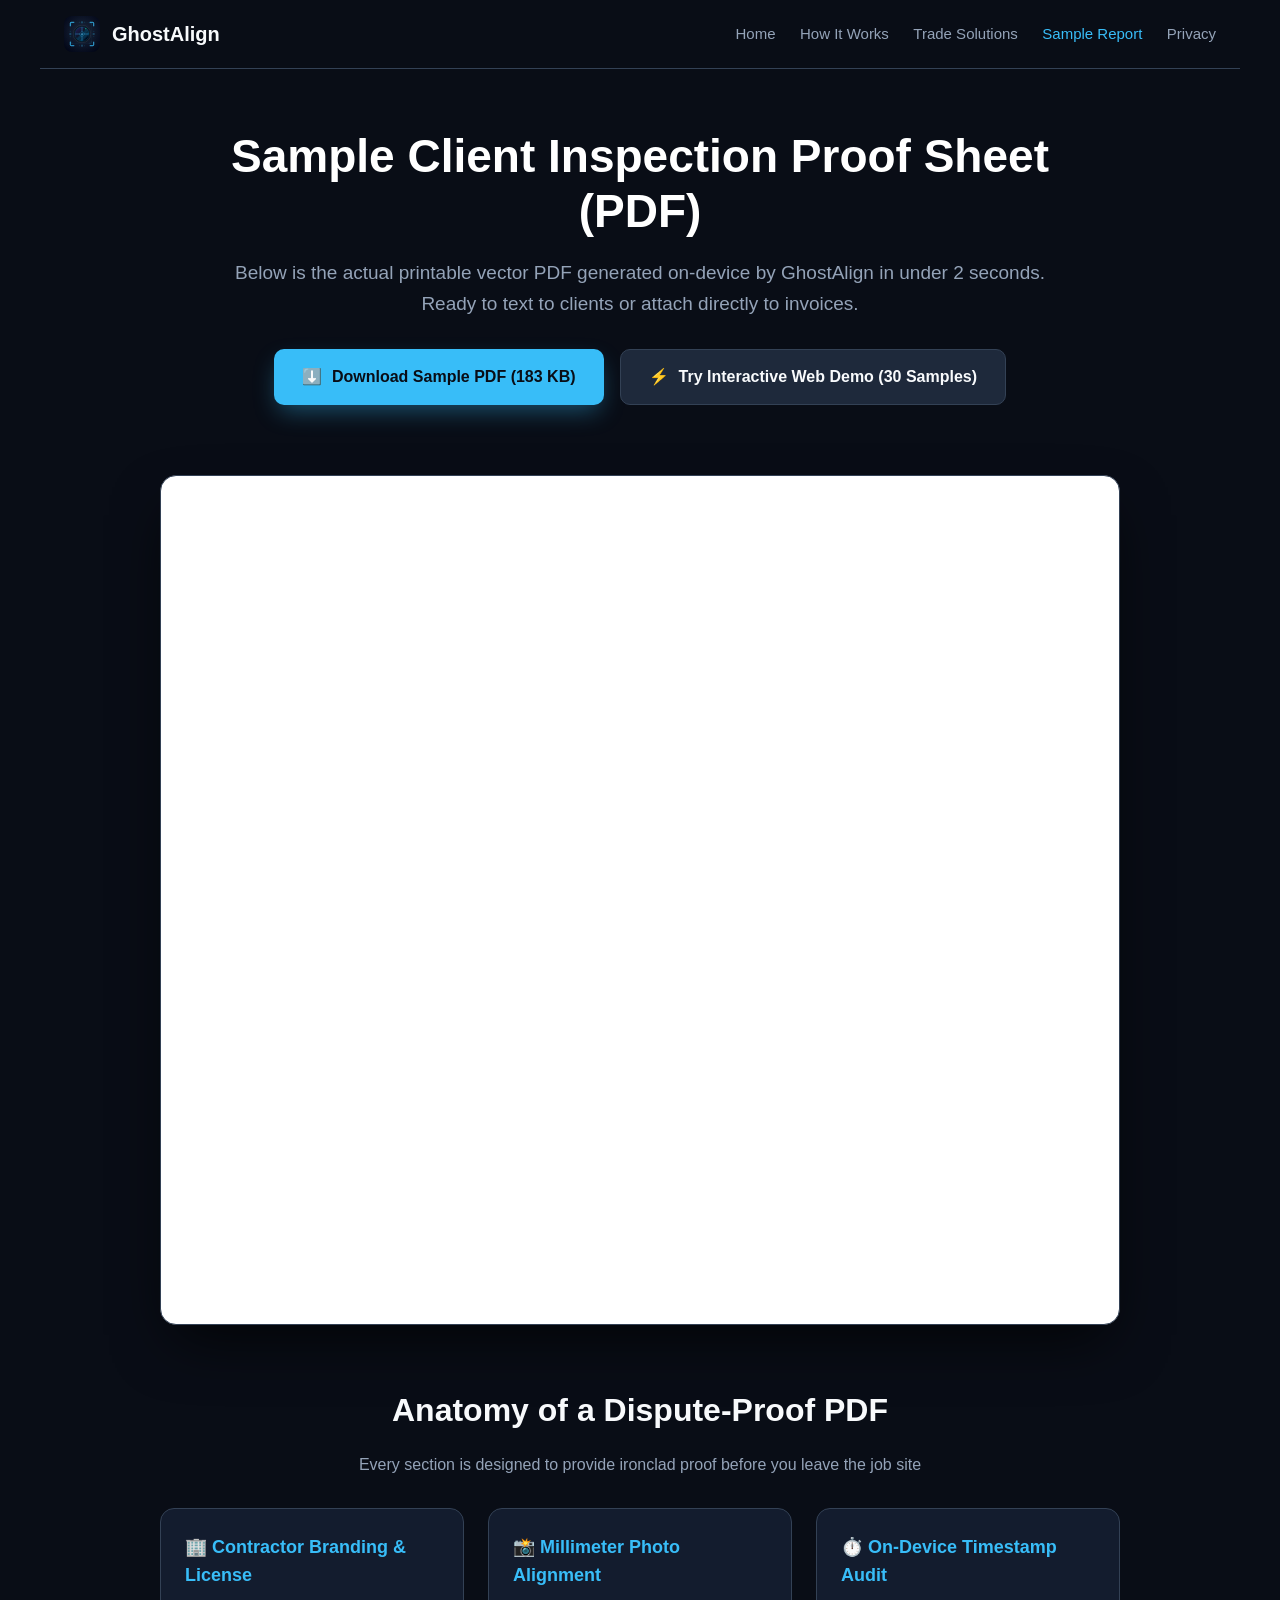
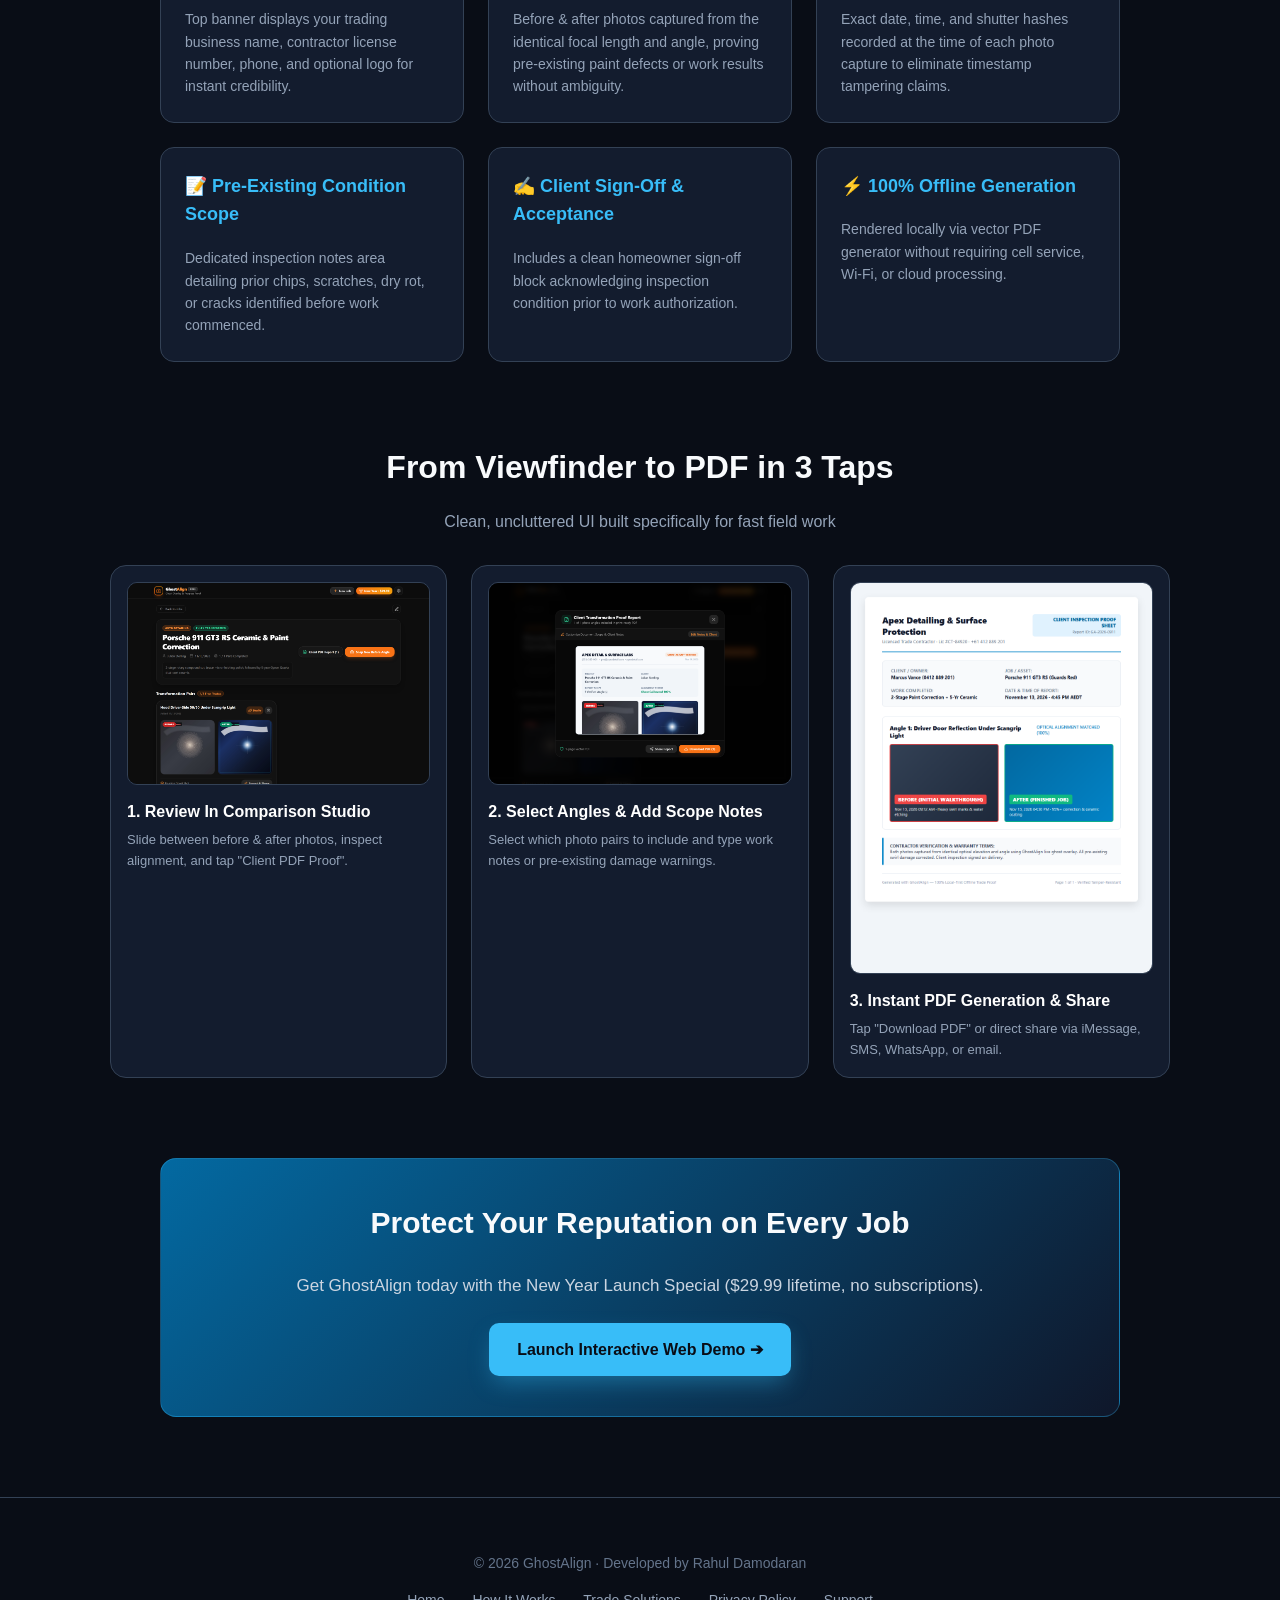
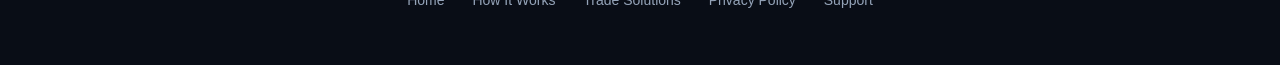
<file: GhostAlign/sample-pdf.html>
<!DOCTYPE html>
<html lang="en">
<head>
  <meta charset="UTF-8">
  <meta name="viewport" content="width=device-width, initial-scale=1.0">
  <title>Sample Client PDF Inspection Report — GhostAlign</title>
  <meta name="description" content="View and download a live sample of the professional client proof sheet generated by GhostAlign. Settle contractor disputes with timestamped before and after photo evidence.">
  <link rel="icon" type="image/svg+xml" href="assets/icon-192.svg">
  <style>
    :root {
      --primary: #38bdf8;
      --primary-hover: #7dd3fc;
      --bg: #090d16;
      --surface: #131c2e;
      --surface-card: #1e293b;
      --border: #334155;
      --text: #f8fafc;
      --text-muted: #94a3b8;
    }
    * { box-sizing: border-box; }
    body {
      font-family: -apple-system, BlinkMacSystemFont, "Segoe UI", Roboto, sans-serif;
      line-height: 1.6;
      color: var(--text);
      background-color: var(--bg);
      margin: 0;
      padding: 0;
    }
    header {
      border-bottom: 1px solid var(--border);
      padding: 16px 24px;
      display: flex;
      justify-content: space-between;
      align-items: center;
      max-width: 1200px;
      margin: 0 auto;
    }
    .logo-container {
      display: flex;
      align-items: center;
      gap: 12px;
      text-decoration: none;
      color: var(--text);
      font-weight: 700;
      font-size: 20px;
    }
    .logo-badge {
      background: linear-gradient(135deg, #0284c7, #38bdf8);
      width: 36px;
      height: 36px;
      border-radius: 8px;
      display: flex;
      align-items: center;
      justify-content: center;
      font-size: 18px;
    }
    .nav-links a {
      color: var(--text-muted);
      text-decoration: none;
      font-size: 15px;
      margin-left: 20px;
      transition: color 0.2s;
    }
    .nav-links a:hover { color: var(--primary); }
    .hero {
      text-align: center;
      padding: 60px 20px 30px 20px;
      max-width: 860px;
      margin: 0 auto;
    }
    h1 {
      font-size: 46px;
      font-weight: 800;
      margin: 0 0 16px 0;
      color: #ffffff;
      line-height: 1.2;
    }
    .hero p {
      font-size: 19px;
      color: var(--text-muted);
      margin-bottom: 30px;
    }
    .actions-bar {
      display: flex;
      justify-content: center;
      gap: 16px;
      margin-bottom: 40px;
      flex-wrap: wrap;
    }
    .btn {
      display: inline-flex;
      align-items: center;
      gap: 10px;
      padding: 14px 28px;
      border-radius: 10px;
      font-weight: 700;
      font-size: 16px;
      text-decoration: none;
      transition: all 0.2s;
    }
    .btn-primary {
      background: var(--primary);
      color: #090d16;
      box-shadow: 0 10px 25px -5px rgba(56, 189, 248, 0.4);
    }
    .btn-primary:hover {
      background: var(--primary-hover);
      transform: translateY(-2px);
    }
    .btn-secondary {
      background: var(--surface-card);
      color: var(--text);
      border: 1px solid var(--border);
    }
    .btn-secondary:hover { background: #334155; }
    
    .viewer-container {
      max-width: 1000px;
      margin: 0 auto 60px auto;
      padding: 0 20px;
    }
    .pdf-embed-wrapper {
      background: #ffffff;
      border-radius: 16px;
      overflow: hidden;
      box-shadow: 0 25px 60px -15px rgba(0, 0, 0, 0.8);
      border: 1px solid var(--border);
      height: 850px;
      position: relative;
    }
    .pdf-embed-wrapper iframe {
      width: 100%;
      height: 100%;
      border: none;
    }

    .report-breakdown {
      max-width: 1000px;
      margin: 60px auto;
      padding: 0 20px;
    }
    .breakdown-grid {
      display: grid;
      grid-template-columns: repeat(auto-fit, minmax(280px, 1fr));
      gap: 24px;
      margin-top: 30px;
    }
    .breakdown-card {
      background: var(--surface);
      border: 1px solid var(--border);
      border-radius: 14px;
      padding: 24px;
    }
    .breakdown-card h3 {
      margin-top: 0;
      color: var(--primary);
      font-size: 18px;
      display: flex;
      align-items: center;
      gap: 10px;
    }
    .breakdown-card p {
      color: var(--text-muted);
      font-size: 14px;
      margin: 0;
      line-height: 1.6;
    }

    .app-screen-strip {
      max-width: 1100px;
      margin: 80px auto;
      padding: 0 20px;
      text-align: center;
    }
    .strip-grid {
      display: grid;
      grid-template-columns: repeat(auto-fit, minmax(300px, 1fr));
      gap: 24px;
      margin-top: 30px;
    }
    .strip-card {
      background: var(--surface);
      border: 1px solid var(--border);
      border-radius: 16px;
      overflow: hidden;
      padding: 16px;
      text-align: left;
    }
    .strip-card img {
      width: 100%;
      height: auto;
      border-radius: 10px;
      display: block;
      border: 1px solid var(--border);
    }
    .strip-title {
      font-weight: 700;
      font-size: 16px;
      color: #ffffff;
      margin-top: 14px;
      margin-bottom: 6px;
    }
    .strip-desc {
      color: var(--text-muted);
      font-size: 13px;
      margin: 0;
    }

    .cta-banner {
      background: linear-gradient(135deg, #0369a1, #0f172a);
      border: 1px solid rgba(56, 189, 248, 0.3);
      border-radius: 16px;
      max-width: 960px;
      margin: 0 auto 80px auto;
      padding: 40px 24px;
      text-align: center;
    }

    footer {
      border-top: 1px solid var(--border);
      padding: 40px 20px;
      text-align: center;
      color: #64748b;
      font-size: 14px;
    }
    footer a {
      color: var(--text-muted);
      text-decoration: none;
      margin: 0 12px;
    }
    footer a:hover { color: var(--primary); }
  </style>
</head>
<body>
  <header>
    <a href="index.html" class="logo-container">
      <img src="assets/icon-192.svg" alt="GhostAlign Logo" style="width: 36px; height: 36px; border-radius: 8px;">
      <span>GhostAlign</span>
    </a>
    <div class="nav-links">
      <a href="index.html">Home</a>
      <a href="how-it-works.html">How It Works</a>
      <a href="trades.html">Trade Solutions</a>
      <a href="sample-pdf.html" style="color: var(--primary);">Sample Report</a>
      <a href="privacy.html">Privacy</a>
    </div>
  </header>

  <section class="hero">
    <h1>Sample Client Inspection Proof Sheet (PDF)</h1>
    <p>Below is the actual printable vector PDF generated on-device by GhostAlign in under 2 seconds. Ready to text to clients or attach directly to invoices.</p>
    <div class="actions-bar">
      <a href="GhostAlign-Sample-Client-Inspection-Report.pdf" download="GhostAlign-Sample-Client-Inspection-Report.pdf" class="btn btn-primary">
        <span>⬇️</span> Download Sample PDF (183 KB)
      </a>
      <a href="app/" class="btn btn-secondary">
        <span>⚡</span> Try Interactive Web Demo (30 Samples)
      </a>
    </div>
  </section>

  <!-- Live PDF Viewer -->
  <div class="viewer-container">
    <div class="pdf-embed-wrapper">
      <iframe src="GhostAlign-Sample-Client-Inspection-Report.pdf#toolbar=0&navpanes=0&scrollbar=1" title="GhostAlign Client Inspection Proof Sheet PDF">
        <p>Your browser does not support inline PDFs. <a href="GhostAlign-Sample-Client-Inspection-Report.pdf">Click here to download the PDF</a>.</p>
      </iframe>
    </div>
  </div>

  <!-- Anatomy of the Report -->
  <section class="report-breakdown">
    <h2 style="font-size: 32px; font-weight: 800; text-align: center; margin: 0 0 10px 0;">Anatomy of a Dispute-Proof PDF</h2>
    <p style="text-align: center; color: var(--text-muted); font-size: 16px;">Every section is designed to provide ironclad proof before you leave the job site</p>

    <div class="breakdown-grid">
      <div class="breakdown-card">
        <h3>🏢 Contractor Branding & License</h3>
        <p>Top banner displays your trading business name, contractor license number, phone, and optional logo for instant credibility.</p>
      </div>
      <div class="breakdown-card">
        <h3>📸 Millimeter Photo Alignment</h3>
        <p>Before & after photos captured from the identical focal length and angle, proving pre-existing paint defects or work results without ambiguity.</p>
      </div>
      <div class="breakdown-card">
        <h3>⏱️ On-Device Timestamp Audit</h3>
        <p>Exact date, time, and shutter hashes recorded at the time of each photo capture to eliminate timestamp tampering claims.</p>
      </div>
      <div class="breakdown-card">
        <h3>📝 Pre-Existing Condition Scope</h3>
        <p>Dedicated inspection notes area detailing prior chips, scratches, dry rot, or cracks identified before work commenced.</p>
      </div>
      <div class="breakdown-card">
        <h3>✍️ Client Sign-Off & Acceptance</h3>
        <p>Includes a clean homeowner sign-off block acknowledging inspection condition prior to work authorization.</p>
      </div>
      <div class="breakdown-card">
        <h3>⚡ 100% Offline Generation</h3>
        <p>Rendered locally via vector PDF generator without requiring cell service, Wi-Fi, or cloud processing.</p>
      </div>
    </div>
  </section>

  <!-- Live UI Screenshots of the Generation Workflow -->
  <section class="app-screen-strip">
    <h2 style="font-size: 32px; font-weight: 800; margin: 0 0 10px 0;">From Viewfinder to PDF in 3 Taps</h2>
    <p style="color: var(--text-muted); font-size: 16px;">Clean, uncluttered UI built specifically for fast field work</p>
    
    <div class="strip-grid">
      <div class="strip-card">
        <img src="screenshots/3_comparison_studio.png" alt="GhostAlign Comparison Studio Screen">
        <div class="strip-title">1. Review In Comparison Studio</div>
        <p class="strip-desc">Slide between before & after photos, inspect alignment, and tap "Client PDF Proof".</p>
      </div>
      <div class="strip-card">
        <img src="screenshots/4_sample_pdf_report.png" alt="GhostAlign PDF Proof Sheet Generator Modal">
        <div class="strip-title">2. Select Angles & Add Scope Notes</div>
        <p class="strip-desc">Select which photo pairs to include and type work notes or pre-existing damage warnings.</p>
      </div>
      <div class="strip-card">
        <img src="screenshots/sample_client_proof_sheet.png" alt="GhostAlign High-Resolution Sample Report">
        <div class="strip-title">3. Instant PDF Generation & Share</div>
        <p class="strip-desc">Tap "Download PDF" or direct share via iMessage, SMS, WhatsApp, or email.</p>
      </div>
    </div>
  </section>

  <div class="cta-banner">
    <h2 style="margin-top: 0; font-size: 30px;">Protect Your Reputation on Every Job</h2>
    <p style="color: #cbd5e1; margin-bottom: 24px; font-size: 17px;">Get GhostAlign today with the New Year Launch Special ($29.99 lifetime, no subscriptions).</p>
    <a href="app/" class="btn btn-primary">Launch Interactive Web Demo ➔</a>
  </div>

  <footer>
    <p>&copy; 2026 GhostAlign · Developed by Rahul Damodaran</p>
    <p>
      <a href="index.html">Home</a>
      <a href="how-it-works.html">How It Works</a>
      <a href="trades.html">Trade Solutions</a>
      <a href="privacy.html">Privacy Policy</a>
      <a href="https://github.com/rad2484/GhostAlign/issues">Support</a>
    </p>
  </footer>
</body>
</html>
</file>
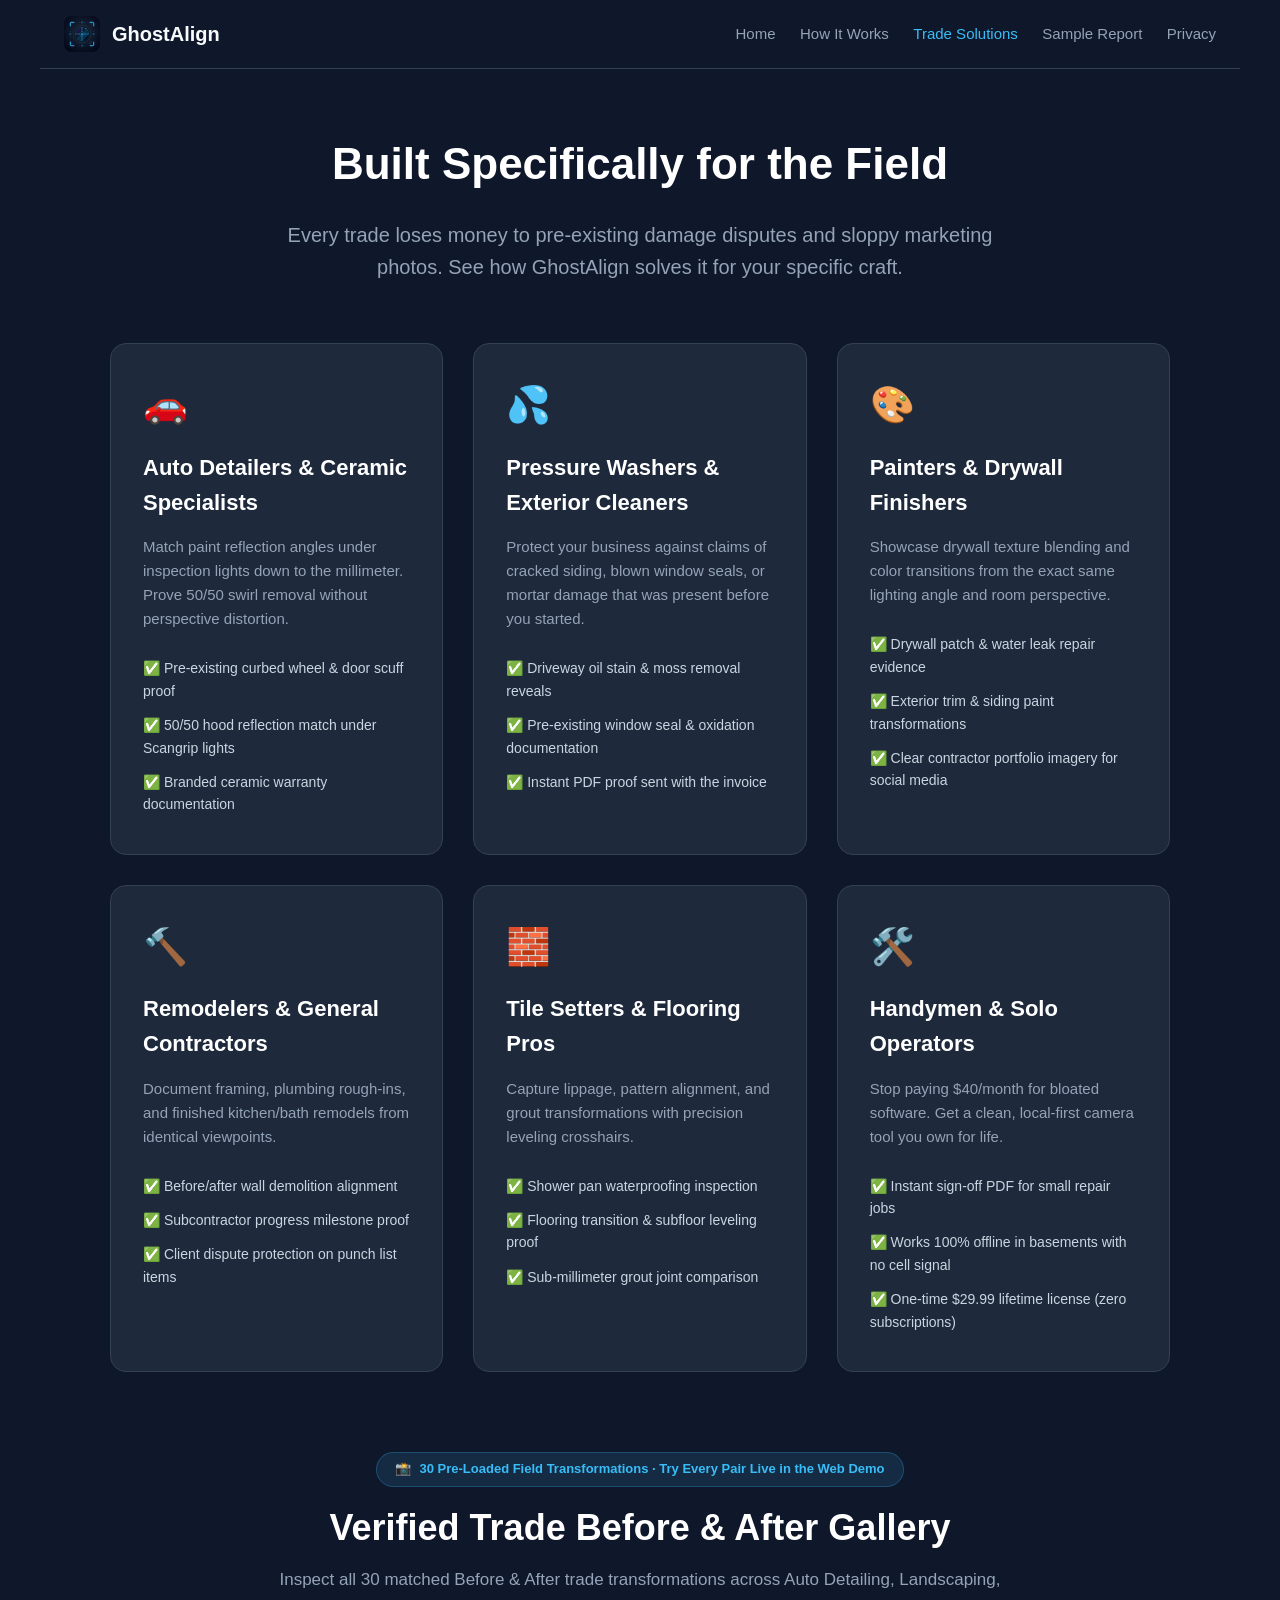
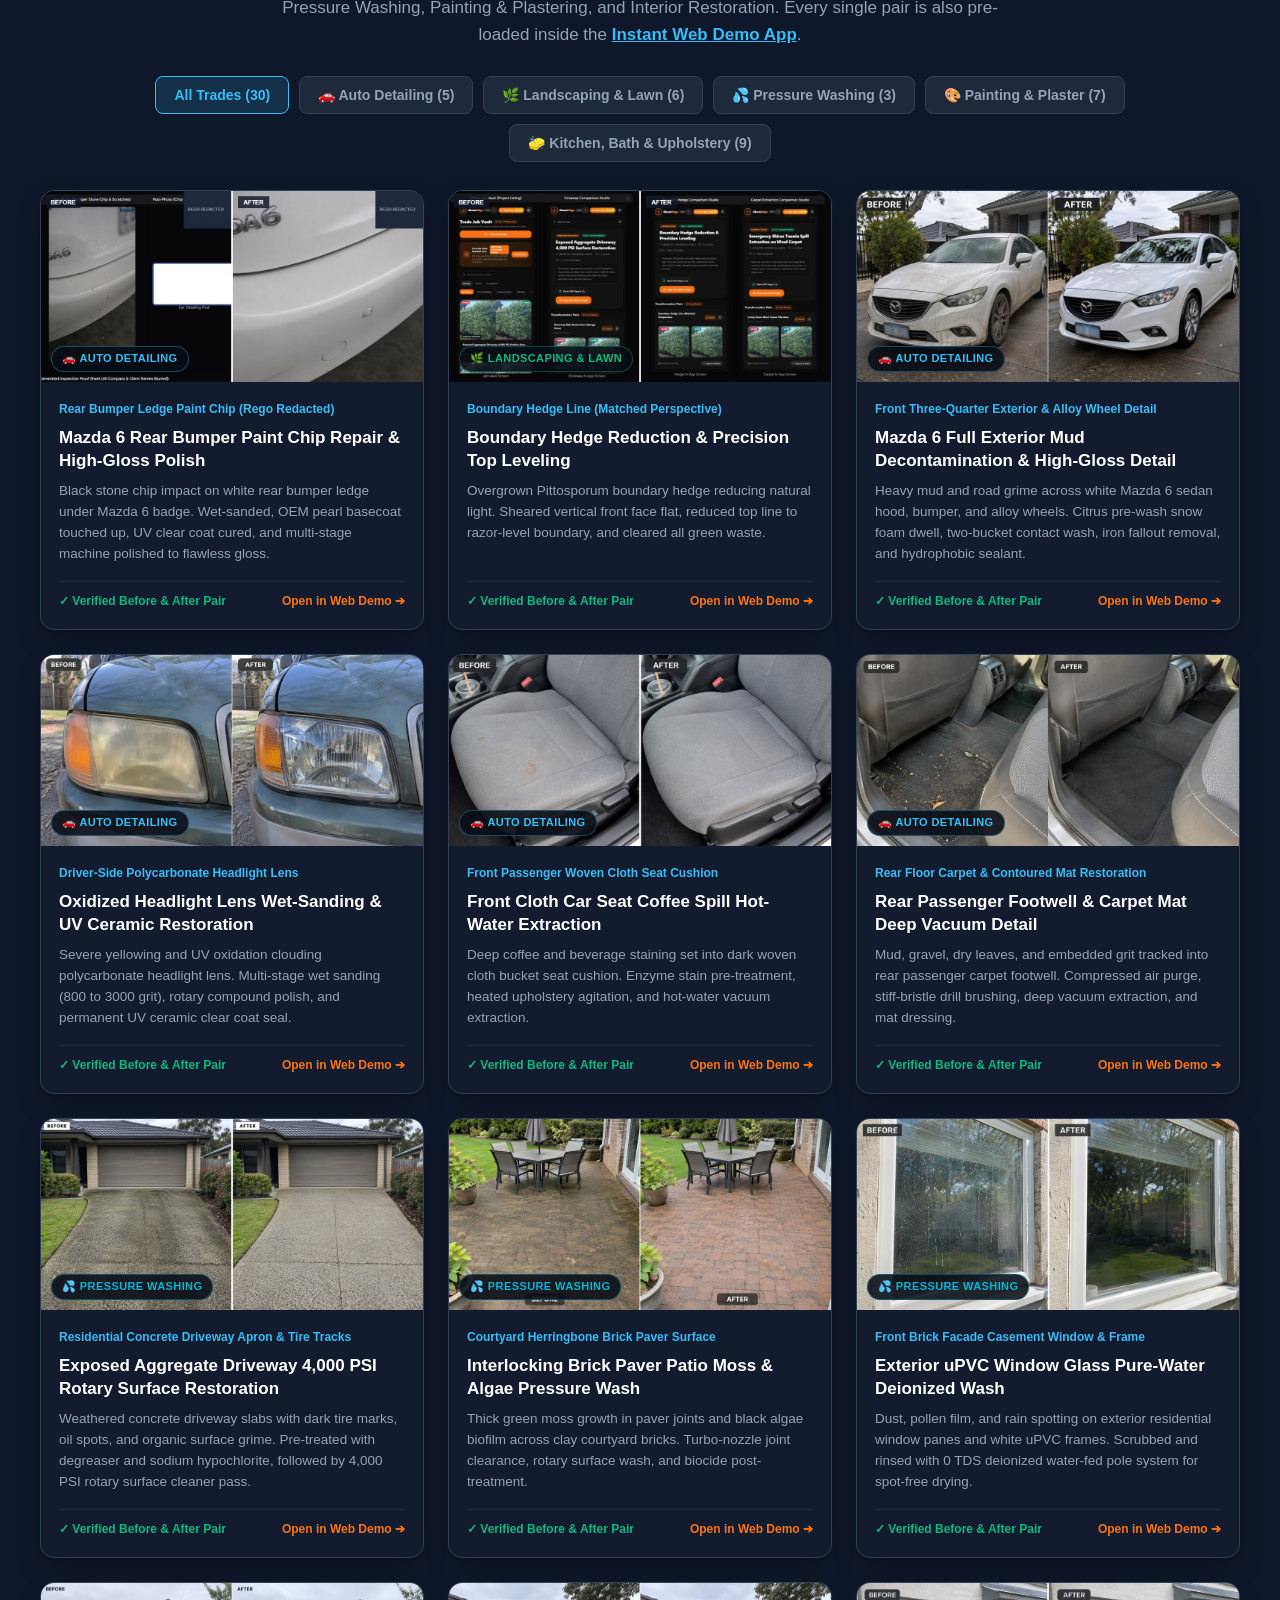
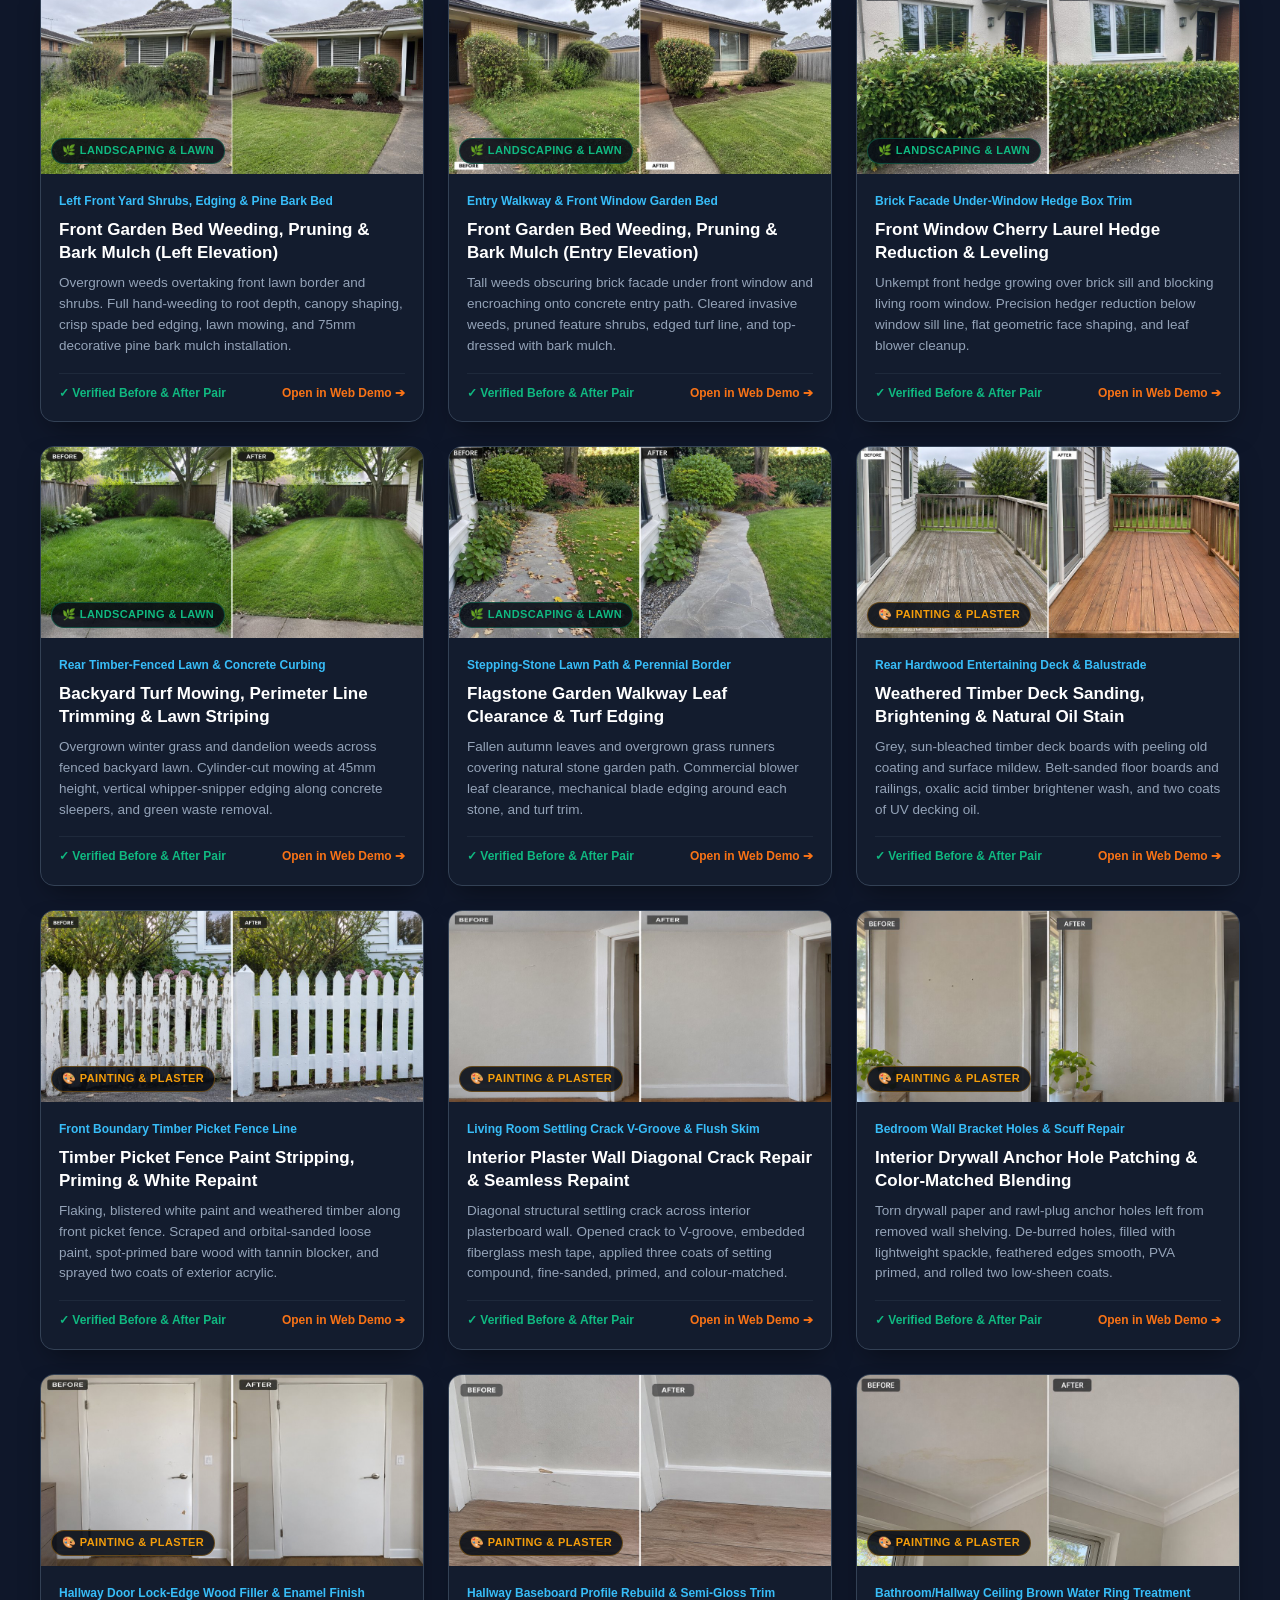
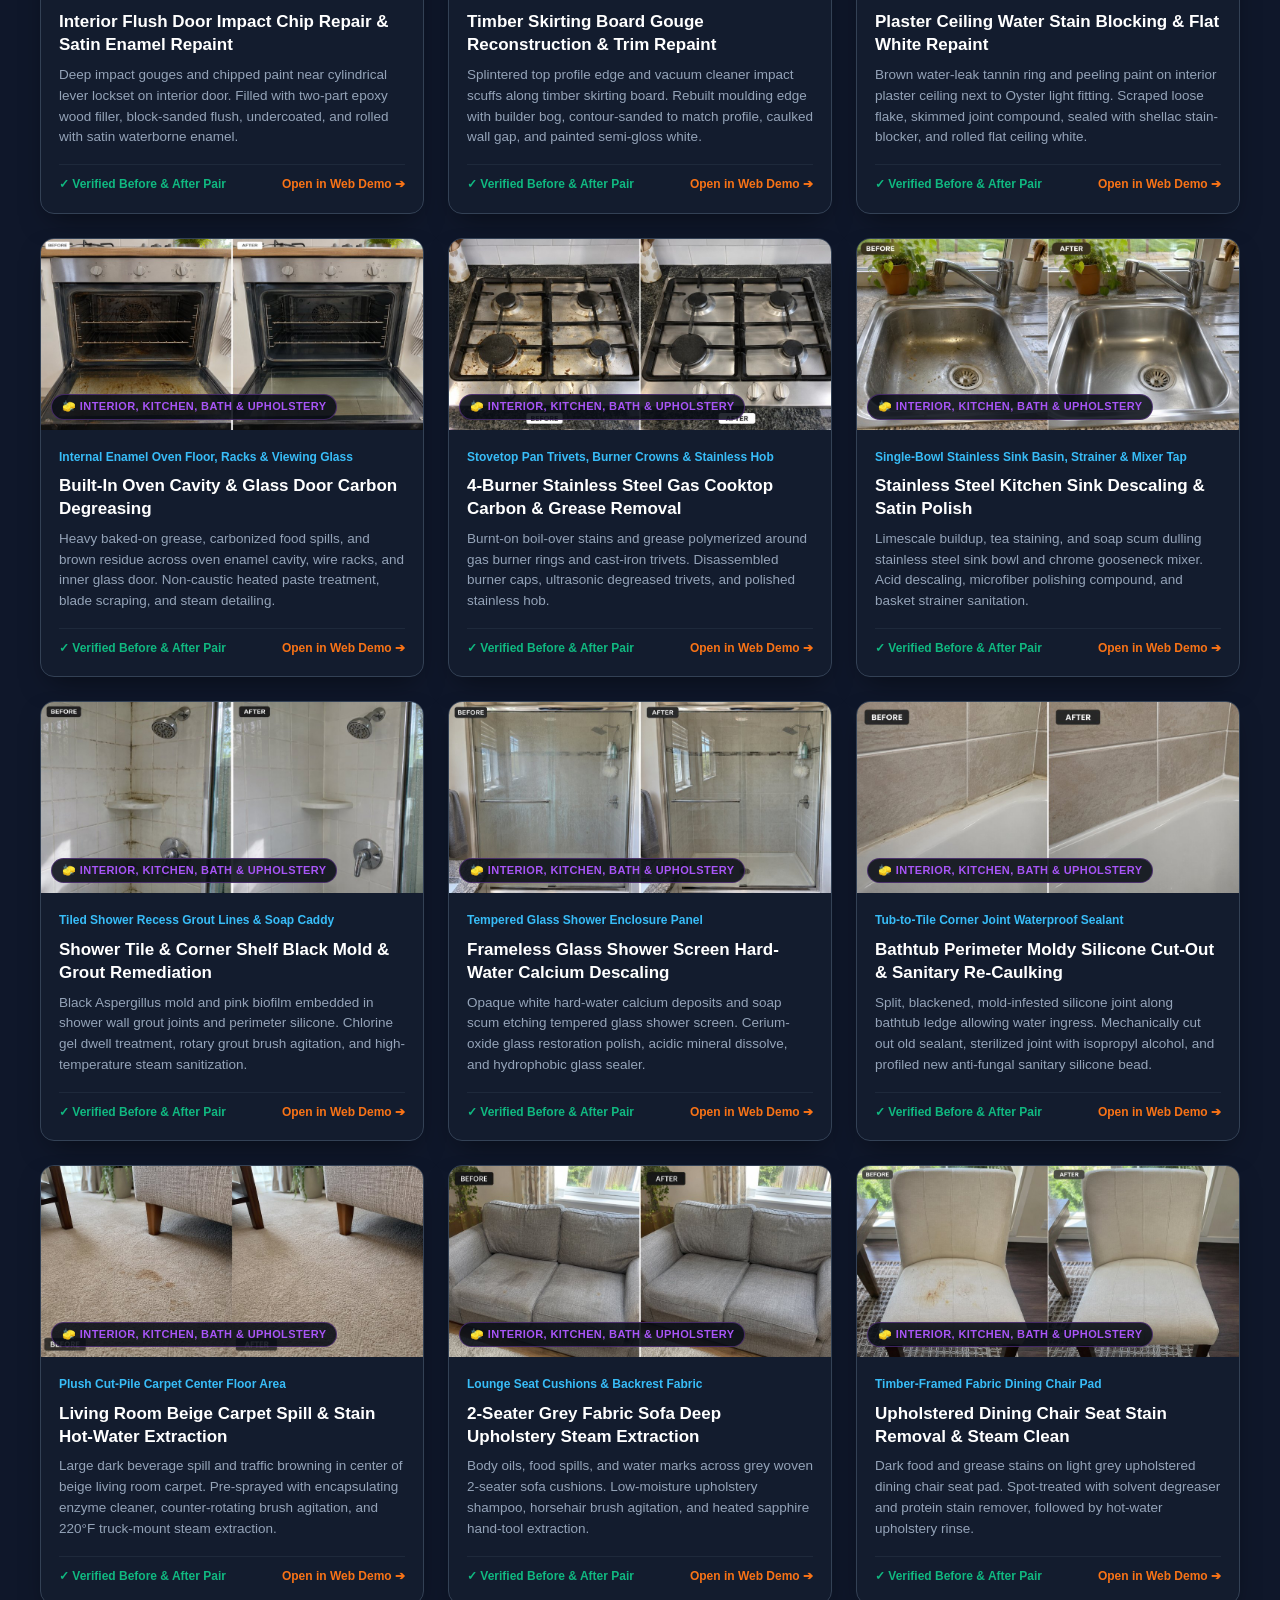
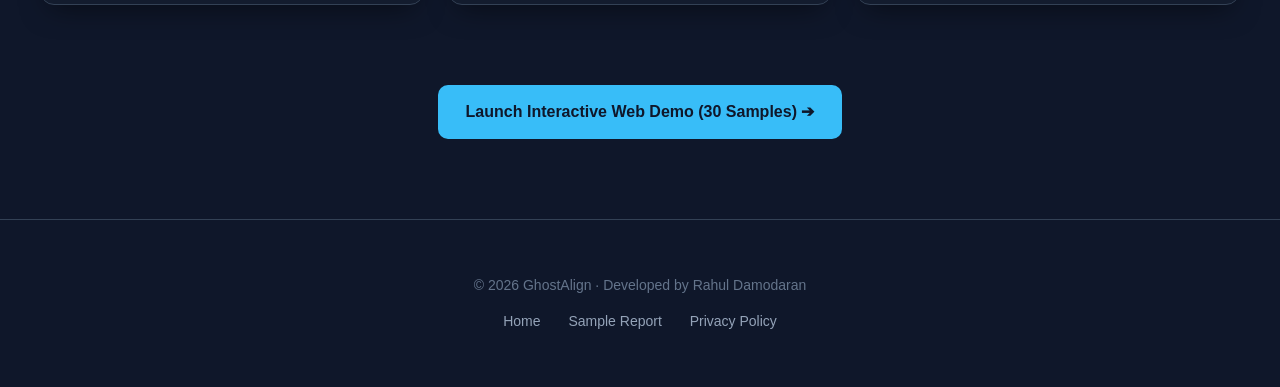
<file: GhostAlign/trades.html>
<!DOCTYPE html>
<html lang="en">
<head>
  <meta charset="UTF-8">
  <meta name="viewport" content="width=device-width, initial-scale=1.0">
  <title>Trade Solutions — GhostAlign for Mobile Pros & Contractors</title>
  <meta name="description" content="Discover how auto detailers, pressure washers, painters, tile setters, and general contractors use GhostAlign to protect their reputation.">
  <link rel="icon" type="image/svg+xml" href="assets/icon-192.svg">
  <style>
    :root {
      --primary: #38bdf8;
      --bg: #0f172a;
      --surface: #1e293b;
      --border: #334155;
      --text: #f8fafc;
      --text-muted: #94a3b8;
    }
    * { box-sizing: border-box; }
    body {
      font-family: -apple-system, BlinkMacSystemFont, "Segoe UI", Roboto, sans-serif;
      line-height: 1.6;
      color: var(--text);
      background-color: var(--bg);
      margin: 0;
      padding: 0;
    }
    header {
      border-bottom: 1px solid var(--border);
      padding: 16px 24px;
      display: flex;
      justify-content: space-between;
      align-items: center;
      max-width: 1200px;
      margin: 0 auto;
    }
    .logo-container {
      display: flex;
      align-items: center;
      gap: 12px;
      text-decoration: none;
      color: var(--text);
      font-weight: 700;
      font-size: 20px;
    }
    .nav-links a {
      color: var(--text-muted);
      text-decoration: none;
      font-size: 15px;
      margin-left: 20px;
      transition: color 0.2s;
    }
    .nav-links a:hover { color: var(--primary); }
    .hero {
      text-align: center;
      padding: 60px 20px 40px 20px;
      max-width: 800px;
      margin: 0 auto;
    }
    h1 { font-size: 44px; font-weight: 800; margin: 0 0 16px 0; color: #ffffff; }
    .hero p { font-size: 20px; color: var(--text-muted); }
    .trades-grid {
      display: grid;
      grid-template-columns: repeat(auto-fit, minmax(320px, 1fr));
      gap: 30px;
      max-width: 1100px;
      margin: 0 auto 80px auto;
      padding: 0 20px;
    }
    .trade-card {
      background: var(--surface);
      border: 1px solid var(--border);
      border-radius: 16px;
      padding: 32px;
      transition: transform 0.2s;
    }
    .trade-card:hover { transform: translateY(-3px); }
    .trade-icon { font-size: 36px; margin-bottom: 16px; }
    .trade-title { font-size: 22px; font-weight: 800; margin: 0 0 12px 0; color: #ffffff; }
    .trade-desc { color: var(--text-muted); font-size: 15px; margin-bottom: 20px; }
    .use-case-list { list-style: none; padding: 0; margin: 0; }
    .use-case-list li {
      font-size: 14px;
      color: #cbd5e1;
      padding: 6px 0;
      display: flex;
      align-items: center;
      gap: 8px;
    }
    .btn {
      display: inline-flex;
      align-items: center;
      gap: 10px;
      padding: 14px 28px;
      border-radius: 10px;
      font-weight: 600;
      font-size: 16px;
      text-decoration: none;
      background: var(--primary);
      color: #0f172a;
      transition: all 0.2s;
    }
    .btn:hover { background: #7dd3fc; }
    footer {
      border-top: 1px solid var(--border);
      padding: 40px 20px;
      text-align: center;
      color: #64748b;
      font-size: 14px;
    }
    footer a { color: var(--text-muted); text-decoration: none; margin: 0 12px; }

    .tab-btn {
      background: var(--surface);
      border: 1px solid var(--border);
      color: var(--text-muted);
      padding: 10px 18px;
      border-radius: 8px;
      font-weight: 600;
      font-size: 14px;
      cursor: pointer;
      transition: all 0.2s;
    }
    .tab-btn.active, .tab-btn:hover {
      background: rgba(56, 189, 248, 0.15);
      border-color: var(--primary);
      color: var(--primary);
    }
    .promo-pill {
      display: inline-flex;
      align-items: center;
      gap: 8px;
      background: rgba(56, 189, 248, 0.12);
      color: var(--primary);
      border: 1px solid rgba(56, 189, 248, 0.25);
      padding: 6px 18px;
      border-radius: 9999px;
      font-size: 13px;
      font-weight: 700;
    }

  </style>
</head>
<body>
  <header>
    <a href="index.html" class="logo-container">
      <img src="assets/icon-192.svg" alt="GhostAlign Logo" style="width: 36px; height: 36px; border-radius: 8px;">
      <span>GhostAlign</span>
    </a>
    <div class="nav-links">
      <a href="index.html">Home</a>
      <a href="how-it-works.html">How It Works</a>
      <a href="trades.html" style="color: var(--primary);">Trade Solutions</a>
      <a href="sample-pdf.html">Sample Report</a>
      <a href="privacy.html">Privacy</a>
    </div>
  </header>

  <section class="hero">
    <h1>Built Specifically for the Field</h1>
    <p>Every trade loses money to pre-existing damage disputes and sloppy marketing photos. See how GhostAlign solves it for your specific craft.</p>
  </section>

  <div class="trades-grid">
    <div class="trade-card">
      <div class="trade-icon">🚗</div>
      <h2 class="trade-title">Auto Detailers & Ceramic Specialists</h2>
      <p class="trade-desc">Match paint reflection angles under inspection lights down to the millimeter. Prove 50/50 swirl removal without perspective distortion.</p>
      <ul class="use-case-list">
        <li>✅ Pre-existing curbed wheel & door scuff proof</li>
        <li>✅ 50/50 hood reflection match under Scangrip lights</li>
        <li>✅ Branded ceramic warranty documentation</li>
      </ul>
    </div>

    <div class="trade-card">
      <div class="trade-icon">💦</div>
      <h2 class="trade-title">Pressure Washers & Exterior Cleaners</h2>
      <p class="trade-desc">Protect your business against claims of cracked siding, blown window seals, or mortar damage that was present before you started.</p>
      <ul class="use-case-list">
        <li>✅ Driveway oil stain & moss removal reveals</li>
        <li>✅ Pre-existing window seal & oxidation documentation</li>
        <li>✅ Instant PDF proof sent with the invoice</li>
      </ul>
    </div>

    <div class="trade-card">
      <div class="trade-icon">🎨</div>
      <h2 class="trade-title">Painters & Drywall Finishers</h2>
      <p class="trade-desc">Showcase drywall texture blending and color transitions from the exact same lighting angle and room perspective.</p>
      <ul class="use-case-list">
        <li>✅ Drywall patch & water leak repair evidence</li>
        <li>✅ Exterior trim & siding paint transformations</li>
        <li>✅ Clear contractor portfolio imagery for social media</li>
      </ul>
    </div>

    <div class="trade-card">
      <div class="trade-icon">🔨</div>
      <h2 class="trade-title">Remodelers & General Contractors</h2>
      <p class="trade-desc">Document framing, plumbing rough-ins, and finished kitchen/bath remodels from identical viewpoints.</p>
      <ul class="use-case-list">
        <li>✅ Before/after wall demolition alignment</li>
        <li>✅ Subcontractor progress milestone proof</li>
        <li>✅ Client dispute protection on punch list items</li>
      </ul>
    </div>

    <div class="trade-card">
      <div class="trade-icon">🧱</div>
      <h2 class="trade-title">Tile Setters & Flooring Pros</h2>
      <p class="trade-desc">Capture lippage, pattern alignment, and grout transformations with precision leveling crosshairs.</p>
      <ul class="use-case-list">
        <li>✅ Shower pan waterproofing inspection</li>
        <li>✅ Flooring transition & subfloor leveling proof</li>
        <li>✅ Sub-millimeter grout joint comparison</li>
      </ul>
    </div>

    <div class="trade-card">
      <div class="trade-icon">🛠️</div>
      <h2 class="trade-title">Handymen & Solo Operators</h2>
      <p class="trade-desc">Stop paying $40/month for bloated software. Get a clean, local-first camera tool you own for life.</p>
      <ul class="use-case-list">
        <li>✅ Instant sign-off PDF for small repair jobs</li>
        <li>✅ Works 100% offline in basements with no cell signal</li>
        <li>✅ One-time $29.99 lifetime license (zero subscriptions)</li>
      </ul>
    </div>
  </div>

  
  <!-- Verified 30-Pair Before & After Trade Transformation Gallery -->
  <section id="verified-gallery" style="max-width: 1240px; margin: 40px auto 80px auto; padding: 0 20px;">
    <div style="text-align: center; margin-bottom: 28px;">
      <div class="promo-pill" style="margin-bottom: 12px;">
        <span>📸</span> 30 Pre-Loaded Field Transformations · Try Every Pair Live in the Web Demo
      </div>
      <h2 style="font-size: 36px; font-weight: 900; margin: 0 0 10px 0; color: #ffffff;">Verified Trade Before &amp; After Gallery</h2>
      <p style="color: #94a3b8; font-size: 17px; max-width: 760px; margin: 0 auto;">
        Inspect all 30 matched Before &amp; After trade transformations across Auto Detailing, Landscaping, Pressure Washing, Painting &amp; Plastering, and Interior Restoration. Every single pair is also pre-loaded inside the <a href="app/" style="color: #38bdf8; font-weight: 700;">Instant Web Demo App</a>.
      </p>
    </div>

    <div id="ba-filter-bar" style="display: flex; justify-content: center; gap: 10px; flex-wrap: wrap; margin-bottom: 28px;">
      <button type="button" class="tab-btn active" onclick="filterBaGallery('all', this)">All Trades (30)</button>
      <button type="button" class="tab-btn" onclick="filterBaGallery('auto_detailing', this)">🚗 Auto Detailing (5)</button>
      <button type="button" class="tab-btn" onclick="filterBaGallery('landscaping', this)">🌿 Landscaping &amp; Lawn (6)</button>
      <button type="button" class="tab-btn" onclick="filterBaGallery('pressure_washing', this)">💦 Pressure Washing (3)</button>
      <button type="button" class="tab-btn" onclick="filterBaGallery('painting', this)">🎨 Painting &amp; Plaster (7)</button>
      <button type="button" class="tab-btn" onclick="filterBaGallery('general_trade', this)">🧽 Kitchen, Bath &amp; Upholstery (9)</button>
    </div>

    <div id="ba-gallery-grid" style="display: grid; grid-template-columns: repeat(auto-fill, minmax(350px, 1fr)); gap: 24px;">
      
      <article class="ba-sample-card" data-trade="auto_detailing" style="background: #131c2e; border: 1px solid #334155; border-radius: 14px; overflow: hidden; display: flex; flex-direction: column; box-shadow: 0 12px 28px -10px rgba(0,0,0,0.5);">
        <div style="position: relative; background: #000; aspect-ratio: 2 / 1; overflow: hidden;">
          <img src="assets/samples/mazda6_bumper_chip_pair.jpg" alt="Mazda 6 Rear Bumper Paint Chip Repair & High-Gloss Polish" loading="lazy" style="width: 100%; height: 100%; object-fit: cover; display: block;">
          <span style="position: absolute; bottom: 10px; left: 10px; background: rgba(9, 13, 22, 0.88); color: #38bdf8; border: 1px solid #38bdf855; padding: 3px 10px; border-radius: 999px; font-size: 11px; font-weight: 800; letter-spacing: 0.4px;">
            🚗 AUTO DETAILING
          </span>
        </div>
        <div style="padding: 18px; display: flex; flex-direction: column; gap: 8px; flex: 1;">
          <div style="font-size: 12px; color: #38bdf8; font-weight: 700;">Rear Bumper Ledge Paint Chip (Rego Redacted)</div>
          <h3 style="margin: 0; font-size: 17px; font-weight: 800; color: #ffffff; line-height: 1.35;">Mazda 6 Rear Bumper Paint Chip Repair & High-Gloss Polish</h3>
          <p style="margin: 0; font-size: 13.5px; color: #94a3b8; line-height: 1.55; flex: 1;">Black stone chip impact on white rear bumper ledge under Mazda 6 badge. Wet-sanded, OEM pearl basecoat touched up, UV clear coat cured, and multi-stage machine polished to flawless gloss.</p>
          <div style="margin-top: 8px; padding-top: 10px; border-top: 1px solid #1e293b; display: flex; align-items: center; justify-content: space-between; font-size: 12px;">
            <span style="color: #10b981; font-weight: 700;">✓ Verified Before &amp; After Pair</span>
            <a href="app/" style="color: #f97316; font-weight: 700; text-decoration: none;">Open in Web Demo ➔</a>
          </div>
        </div>
      </article>

      <article class="ba-sample-card" data-trade="landscaping" style="background: #131c2e; border: 1px solid #334155; border-radius: 14px; overflow: hidden; display: flex; flex-direction: column; box-shadow: 0 12px 28px -10px rgba(0,0,0,0.5);">
        <div style="position: relative; background: #000; aspect-ratio: 2 / 1; overflow: hidden;">
          <img src="assets/samples/pittosporum_boundary_hedge_pair.jpg" alt="Boundary Hedge Reduction & Precision Top Leveling" loading="lazy" style="width: 100%; height: 100%; object-fit: cover; display: block;">
          <span style="position: absolute; bottom: 10px; left: 10px; background: rgba(9, 13, 22, 0.88); color: #10b981; border: 1px solid #10b98155; padding: 3px 10px; border-radius: 999px; font-size: 11px; font-weight: 800; letter-spacing: 0.4px;">
            🌿 LANDSCAPING & LAWN
          </span>
        </div>
        <div style="padding: 18px; display: flex; flex-direction: column; gap: 8px; flex: 1;">
          <div style="font-size: 12px; color: #38bdf8; font-weight: 700;">Boundary Hedge Line (Matched Perspective)</div>
          <h3 style="margin: 0; font-size: 17px; font-weight: 800; color: #ffffff; line-height: 1.35;">Boundary Hedge Reduction & Precision Top Leveling</h3>
          <p style="margin: 0; font-size: 13.5px; color: #94a3b8; line-height: 1.55; flex: 1;">Overgrown Pittosporum boundary hedge reducing natural light. Sheared vertical front face flat, reduced top line to razor-level boundary, and cleared all green waste.</p>
          <div style="margin-top: 8px; padding-top: 10px; border-top: 1px solid #1e293b; display: flex; align-items: center; justify-content: space-between; font-size: 12px;">
            <span style="color: #10b981; font-weight: 700;">✓ Verified Before &amp; After Pair</span>
            <a href="app/" style="color: #f97316; font-weight: 700; text-decoration: none;">Open in Web Demo ➔</a>
          </div>
        </div>
      </article>

      <article class="ba-sample-card" data-trade="auto_detailing" style="background: #131c2e; border: 1px solid #334155; border-radius: 14px; overflow: hidden; display: flex; flex-direction: column; box-shadow: 0 12px 28px -10px rgba(0,0,0,0.5);">
        <div style="position: relative; background: #000; aspect-ratio: 2 / 1; overflow: hidden;">
          <img src="assets/samples/mazda6_mud_detail_pair.jpg" alt="Mazda 6 Full Exterior Mud Decontamination & High-Gloss Detail" loading="lazy" style="width: 100%; height: 100%; object-fit: cover; display: block;">
          <span style="position: absolute; bottom: 10px; left: 10px; background: rgba(9, 13, 22, 0.88); color: #38bdf8; border: 1px solid #38bdf855; padding: 3px 10px; border-radius: 999px; font-size: 11px; font-weight: 800; letter-spacing: 0.4px;">
            🚗 AUTO DETAILING
          </span>
        </div>
        <div style="padding: 18px; display: flex; flex-direction: column; gap: 8px; flex: 1;">
          <div style="font-size: 12px; color: #38bdf8; font-weight: 700;">Front Three-Quarter Exterior & Alloy Wheel Detail</div>
          <h3 style="margin: 0; font-size: 17px; font-weight: 800; color: #ffffff; line-height: 1.35;">Mazda 6 Full Exterior Mud Decontamination & High-Gloss Detail</h3>
          <p style="margin: 0; font-size: 13.5px; color: #94a3b8; line-height: 1.55; flex: 1;">Heavy mud and road grime across white Mazda 6 sedan hood, bumper, and alloy wheels. Citrus pre-wash snow foam dwell, two-bucket contact wash, iron fallout removal, and hydrophobic sealant.</p>
          <div style="margin-top: 8px; padding-top: 10px; border-top: 1px solid #1e293b; display: flex; align-items: center; justify-content: space-between; font-size: 12px;">
            <span style="color: #10b981; font-weight: 700;">✓ Verified Before &amp; After Pair</span>
            <a href="app/" style="color: #f97316; font-weight: 700; text-decoration: none;">Open in Web Demo ➔</a>
          </div>
        </div>
      </article>

      <article class="ba-sample-card" data-trade="auto_detailing" style="background: #131c2e; border: 1px solid #334155; border-radius: 14px; overflow: hidden; display: flex; flex-direction: column; box-shadow: 0 12px 28px -10px rgba(0,0,0,0.5);">
        <div style="position: relative; background: #000; aspect-ratio: 2 / 1; overflow: hidden;">
          <img src="assets/samples/headlight_uv_restoration_pair.jpg" alt="Oxidized Headlight Lens Wet-Sanding & UV Ceramic Restoration" loading="lazy" style="width: 100%; height: 100%; object-fit: cover; display: block;">
          <span style="position: absolute; bottom: 10px; left: 10px; background: rgba(9, 13, 22, 0.88); color: #38bdf8; border: 1px solid #38bdf855; padding: 3px 10px; border-radius: 999px; font-size: 11px; font-weight: 800; letter-spacing: 0.4px;">
            🚗 AUTO DETAILING
          </span>
        </div>
        <div style="padding: 18px; display: flex; flex-direction: column; gap: 8px; flex: 1;">
          <div style="font-size: 12px; color: #38bdf8; font-weight: 700;">Driver-Side Polycarbonate Headlight Lens</div>
          <h3 style="margin: 0; font-size: 17px; font-weight: 800; color: #ffffff; line-height: 1.35;">Oxidized Headlight Lens Wet-Sanding & UV Ceramic Restoration</h3>
          <p style="margin: 0; font-size: 13.5px; color: #94a3b8; line-height: 1.55; flex: 1;">Severe yellowing and UV oxidation clouding polycarbonate headlight lens. Multi-stage wet sanding (800 to 3000 grit), rotary compound polish, and permanent UV ceramic clear coat seal.</p>
          <div style="margin-top: 8px; padding-top: 10px; border-top: 1px solid #1e293b; display: flex; align-items: center; justify-content: space-between; font-size: 12px;">
            <span style="color: #10b981; font-weight: 700;">✓ Verified Before &amp; After Pair</span>
            <a href="app/" style="color: #f97316; font-weight: 700; text-decoration: none;">Open in Web Demo ➔</a>
          </div>
        </div>
      </article>

      <article class="ba-sample-card" data-trade="auto_detailing" style="background: #131c2e; border: 1px solid #334155; border-radius: 14px; overflow: hidden; display: flex; flex-direction: column; box-shadow: 0 12px 28px -10px rgba(0,0,0,0.5);">
        <div style="position: relative; background: #000; aspect-ratio: 2 / 1; overflow: hidden;">
          <img src="assets/samples/car_seat_coffee_extraction_pair.jpg" alt="Front Cloth Car Seat Coffee Spill Hot-Water Extraction" loading="lazy" style="width: 100%; height: 100%; object-fit: cover; display: block;">
          <span style="position: absolute; bottom: 10px; left: 10px; background: rgba(9, 13, 22, 0.88); color: #38bdf8; border: 1px solid #38bdf855; padding: 3px 10px; border-radius: 999px; font-size: 11px; font-weight: 800; letter-spacing: 0.4px;">
            🚗 AUTO DETAILING
          </span>
        </div>
        <div style="padding: 18px; display: flex; flex-direction: column; gap: 8px; flex: 1;">
          <div style="font-size: 12px; color: #38bdf8; font-weight: 700;">Front Passenger Woven Cloth Seat Cushion</div>
          <h3 style="margin: 0; font-size: 17px; font-weight: 800; color: #ffffff; line-height: 1.35;">Front Cloth Car Seat Coffee Spill Hot-Water Extraction</h3>
          <p style="margin: 0; font-size: 13.5px; color: #94a3b8; line-height: 1.55; flex: 1;">Deep coffee and beverage staining set into dark woven cloth bucket seat cushion. Enzyme stain pre-treatment, heated upholstery agitation, and hot-water vacuum extraction.</p>
          <div style="margin-top: 8px; padding-top: 10px; border-top: 1px solid #1e293b; display: flex; align-items: center; justify-content: space-between; font-size: 12px;">
            <span style="color: #10b981; font-weight: 700;">✓ Verified Before &amp; After Pair</span>
            <a href="app/" style="color: #f97316; font-weight: 700; text-decoration: none;">Open in Web Demo ➔</a>
          </div>
        </div>
      </article>

      <article class="ba-sample-card" data-trade="auto_detailing" style="background: #131c2e; border: 1px solid #334155; border-radius: 14px; overflow: hidden; display: flex; flex-direction: column; box-shadow: 0 12px 28px -10px rgba(0,0,0,0.5);">
        <div style="position: relative; background: #000; aspect-ratio: 2 / 1; overflow: hidden;">
          <img src="assets/samples/car_footwell_carpet_detail_pair.jpg" alt="Rear Passenger Footwell & Carpet Mat Deep Vacuum Detail" loading="lazy" style="width: 100%; height: 100%; object-fit: cover; display: block;">
          <span style="position: absolute; bottom: 10px; left: 10px; background: rgba(9, 13, 22, 0.88); color: #38bdf8; border: 1px solid #38bdf855; padding: 3px 10px; border-radius: 999px; font-size: 11px; font-weight: 800; letter-spacing: 0.4px;">
            🚗 AUTO DETAILING
          </span>
        </div>
        <div style="padding: 18px; display: flex; flex-direction: column; gap: 8px; flex: 1;">
          <div style="font-size: 12px; color: #38bdf8; font-weight: 700;">Rear Floor Carpet & Contoured Mat Restoration</div>
          <h3 style="margin: 0; font-size: 17px; font-weight: 800; color: #ffffff; line-height: 1.35;">Rear Passenger Footwell & Carpet Mat Deep Vacuum Detail</h3>
          <p style="margin: 0; font-size: 13.5px; color: #94a3b8; line-height: 1.55; flex: 1;">Mud, gravel, dry leaves, and embedded grit tracked into rear passenger carpet footwell. Compressed air purge, stiff-bristle drill brushing, deep vacuum extraction, and mat dressing.</p>
          <div style="margin-top: 8px; padding-top: 10px; border-top: 1px solid #1e293b; display: flex; align-items: center; justify-content: space-between; font-size: 12px;">
            <span style="color: #10b981; font-weight: 700;">✓ Verified Before &amp; After Pair</span>
            <a href="app/" style="color: #f97316; font-weight: 700; text-decoration: none;">Open in Web Demo ➔</a>
          </div>
        </div>
      </article>

      <article class="ba-sample-card" data-trade="pressure_washing" style="background: #131c2e; border: 1px solid #334155; border-radius: 14px; overflow: hidden; display: flex; flex-direction: column; box-shadow: 0 12px 28px -10px rgba(0,0,0,0.5);">
        <div style="position: relative; background: #000; aspect-ratio: 2 / 1; overflow: hidden;">
          <img src="assets/samples/driveway_pressure_wash_pair.jpg" alt="Exposed Aggregate Driveway 4,000 PSI Rotary Surface Restoration" loading="lazy" style="width: 100%; height: 100%; object-fit: cover; display: block;">
          <span style="position: absolute; bottom: 10px; left: 10px; background: rgba(9, 13, 22, 0.88); color: #06b6d4; border: 1px solid #06b6d455; padding: 3px 10px; border-radius: 999px; font-size: 11px; font-weight: 800; letter-spacing: 0.4px;">
            💦 PRESSURE WASHING
          </span>
        </div>
        <div style="padding: 18px; display: flex; flex-direction: column; gap: 8px; flex: 1;">
          <div style="font-size: 12px; color: #38bdf8; font-weight: 700;">Residential Concrete Driveway Apron & Tire Tracks</div>
          <h3 style="margin: 0; font-size: 17px; font-weight: 800; color: #ffffff; line-height: 1.35;">Exposed Aggregate Driveway 4,000 PSI Rotary Surface Restoration</h3>
          <p style="margin: 0; font-size: 13.5px; color: #94a3b8; line-height: 1.55; flex: 1;">Weathered concrete driveway slabs with dark tire marks, oil spots, and organic surface grime. Pre-treated with degreaser and sodium hypochlorite, followed by 4,000 PSI rotary surface cleaner pass.</p>
          <div style="margin-top: 8px; padding-top: 10px; border-top: 1px solid #1e293b; display: flex; align-items: center; justify-content: space-between; font-size: 12px;">
            <span style="color: #10b981; font-weight: 700;">✓ Verified Before &amp; After Pair</span>
            <a href="app/" style="color: #f97316; font-weight: 700; text-decoration: none;">Open in Web Demo ➔</a>
          </div>
        </div>
      </article>

      <article class="ba-sample-card" data-trade="pressure_washing" style="background: #131c2e; border: 1px solid #334155; border-radius: 14px; overflow: hidden; display: flex; flex-direction: column; box-shadow: 0 12px 28px -10px rgba(0,0,0,0.5);">
        <div style="position: relative; background: #000; aspect-ratio: 2 / 1; overflow: hidden;">
          <img src="assets/samples/brick_paver_moss_removal_pair.jpg" alt="Interlocking Brick Paver Patio Moss & Algae Pressure Wash" loading="lazy" style="width: 100%; height: 100%; object-fit: cover; display: block;">
          <span style="position: absolute; bottom: 10px; left: 10px; background: rgba(9, 13, 22, 0.88); color: #06b6d4; border: 1px solid #06b6d455; padding: 3px 10px; border-radius: 999px; font-size: 11px; font-weight: 800; letter-spacing: 0.4px;">
            💦 PRESSURE WASHING
          </span>
        </div>
        <div style="padding: 18px; display: flex; flex-direction: column; gap: 8px; flex: 1;">
          <div style="font-size: 12px; color: #38bdf8; font-weight: 700;">Courtyard Herringbone Brick Paver Surface</div>
          <h3 style="margin: 0; font-size: 17px; font-weight: 800; color: #ffffff; line-height: 1.35;">Interlocking Brick Paver Patio Moss & Algae Pressure Wash</h3>
          <p style="margin: 0; font-size: 13.5px; color: #94a3b8; line-height: 1.55; flex: 1;">Thick green moss growth in paver joints and black algae biofilm across clay courtyard bricks. Turbo-nozzle joint clearance, rotary surface wash, and biocide post-treatment.</p>
          <div style="margin-top: 8px; padding-top: 10px; border-top: 1px solid #1e293b; display: flex; align-items: center; justify-content: space-between; font-size: 12px;">
            <span style="color: #10b981; font-weight: 700;">✓ Verified Before &amp; After Pair</span>
            <a href="app/" style="color: #f97316; font-weight: 700; text-decoration: none;">Open in Web Demo ➔</a>
          </div>
        </div>
      </article>

      <article class="ba-sample-card" data-trade="pressure_washing" style="background: #131c2e; border: 1px solid #334155; border-radius: 14px; overflow: hidden; display: flex; flex-direction: column; box-shadow: 0 12px 28px -10px rgba(0,0,0,0.5);">
        <div style="position: relative; background: #000; aspect-ratio: 2 / 1; overflow: hidden;">
          <img src="assets/samples/exterior_window_pure_water_pair.jpg" alt="Exterior uPVC Window Glass Pure-Water Deionized Wash" loading="lazy" style="width: 100%; height: 100%; object-fit: cover; display: block;">
          <span style="position: absolute; bottom: 10px; left: 10px; background: rgba(9, 13, 22, 0.88); color: #06b6d4; border: 1px solid #06b6d455; padding: 3px 10px; border-radius: 999px; font-size: 11px; font-weight: 800; letter-spacing: 0.4px;">
            💦 PRESSURE WASHING
          </span>
        </div>
        <div style="padding: 18px; display: flex; flex-direction: column; gap: 8px; flex: 1;">
          <div style="font-size: 12px; color: #38bdf8; font-weight: 700;">Front Brick Facade Casement Window & Frame</div>
          <h3 style="margin: 0; font-size: 17px; font-weight: 800; color: #ffffff; line-height: 1.35;">Exterior uPVC Window Glass Pure-Water Deionized Wash</h3>
          <p style="margin: 0; font-size: 13.5px; color: #94a3b8; line-height: 1.55; flex: 1;">Dust, pollen film, and rain spotting on exterior residential window panes and white uPVC frames. Scrubbed and rinsed with 0 TDS deionized water-fed pole system for spot-free drying.</p>
          <div style="margin-top: 8px; padding-top: 10px; border-top: 1px solid #1e293b; display: flex; align-items: center; justify-content: space-between; font-size: 12px;">
            <span style="color: #10b981; font-weight: 700;">✓ Verified Before &amp; After Pair</span>
            <a href="app/" style="color: #f97316; font-weight: 700; text-decoration: none;">Open in Web Demo ➔</a>
          </div>
        </div>
      </article>

      <article class="ba-sample-card" data-trade="landscaping" style="background: #131c2e; border: 1px solid #334155; border-radius: 14px; overflow: hidden; display: flex; flex-direction: column; box-shadow: 0 12px 28px -10px rgba(0,0,0,0.5);">
        <div style="position: relative; background: #000; aspect-ratio: 2 / 1; overflow: hidden;">
          <img src="assets/samples/garden_bed_mulch_left_pair.jpg" alt="Front Garden Bed Weeding, Pruning & Bark Mulch (Left Elevation)" loading="lazy" style="width: 100%; height: 100%; object-fit: cover; display: block;">
          <span style="position: absolute; bottom: 10px; left: 10px; background: rgba(9, 13, 22, 0.88); color: #10b981; border: 1px solid #10b98155; padding: 3px 10px; border-radius: 999px; font-size: 11px; font-weight: 800; letter-spacing: 0.4px;">
            🌿 LANDSCAPING & LAWN
          </span>
        </div>
        <div style="padding: 18px; display: flex; flex-direction: column; gap: 8px; flex: 1;">
          <div style="font-size: 12px; color: #38bdf8; font-weight: 700;">Left Front Yard Shrubs, Edging & Pine Bark Bed</div>
          <h3 style="margin: 0; font-size: 17px; font-weight: 800; color: #ffffff; line-height: 1.35;">Front Garden Bed Weeding, Pruning & Bark Mulch (Left Elevation)</h3>
          <p style="margin: 0; font-size: 13.5px; color: #94a3b8; line-height: 1.55; flex: 1;">Overgrown weeds overtaking front lawn border and shrubs. Full hand-weeding to root depth, canopy shaping, crisp spade bed edging, lawn mowing, and 75mm decorative pine bark mulch installation.</p>
          <div style="margin-top: 8px; padding-top: 10px; border-top: 1px solid #1e293b; display: flex; align-items: center; justify-content: space-between; font-size: 12px;">
            <span style="color: #10b981; font-weight: 700;">✓ Verified Before &amp; After Pair</span>
            <a href="app/" style="color: #f97316; font-weight: 700; text-decoration: none;">Open in Web Demo ➔</a>
          </div>
        </div>
      </article>

      <article class="ba-sample-card" data-trade="landscaping" style="background: #131c2e; border: 1px solid #334155; border-radius: 14px; overflow: hidden; display: flex; flex-direction: column; box-shadow: 0 12px 28px -10px rgba(0,0,0,0.5);">
        <div style="position: relative; background: #000; aspect-ratio: 2 / 1; overflow: hidden;">
          <img src="assets/samples/garden_bed_mulch_entry_pair.jpg" alt="Front Garden Bed Weeding, Pruning & Bark Mulch (Entry Elevation)" loading="lazy" style="width: 100%; height: 100%; object-fit: cover; display: block;">
          <span style="position: absolute; bottom: 10px; left: 10px; background: rgba(9, 13, 22, 0.88); color: #10b981; border: 1px solid #10b98155; padding: 3px 10px; border-radius: 999px; font-size: 11px; font-weight: 800; letter-spacing: 0.4px;">
            🌿 LANDSCAPING & LAWN
          </span>
        </div>
        <div style="padding: 18px; display: flex; flex-direction: column; gap: 8px; flex: 1;">
          <div style="font-size: 12px; color: #38bdf8; font-weight: 700;">Entry Walkway & Front Window Garden Bed</div>
          <h3 style="margin: 0; font-size: 17px; font-weight: 800; color: #ffffff; line-height: 1.35;">Front Garden Bed Weeding, Pruning & Bark Mulch (Entry Elevation)</h3>
          <p style="margin: 0; font-size: 13.5px; color: #94a3b8; line-height: 1.55; flex: 1;">Tall weeds obscuring brick facade under front window and encroaching onto concrete entry path. Cleared invasive weeds, pruned feature shrubs, edged turf line, and top-dressed with bark mulch.</p>
          <div style="margin-top: 8px; padding-top: 10px; border-top: 1px solid #1e293b; display: flex; align-items: center; justify-content: space-between; font-size: 12px;">
            <span style="color: #10b981; font-weight: 700;">✓ Verified Before &amp; After Pair</span>
            <a href="app/" style="color: #f97316; font-weight: 700; text-decoration: none;">Open in Web Demo ➔</a>
          </div>
        </div>
      </article>

      <article class="ba-sample-card" data-trade="landscaping" style="background: #131c2e; border: 1px solid #334155; border-radius: 14px; overflow: hidden; display: flex; flex-direction: column; box-shadow: 0 12px 28px -10px rgba(0,0,0,0.5);">
        <div style="position: relative; background: #000; aspect-ratio: 2 / 1; overflow: hidden;">
          <img src="assets/samples/front_window_hedge_trim_pair.jpg" alt="Front Window Cherry Laurel Hedge Reduction & Leveling" loading="lazy" style="width: 100%; height: 100%; object-fit: cover; display: block;">
          <span style="position: absolute; bottom: 10px; left: 10px; background: rgba(9, 13, 22, 0.88); color: #10b981; border: 1px solid #10b98155; padding: 3px 10px; border-radius: 999px; font-size: 11px; font-weight: 800; letter-spacing: 0.4px;">
            🌿 LANDSCAPING & LAWN
          </span>
        </div>
        <div style="padding: 18px; display: flex; flex-direction: column; gap: 8px; flex: 1;">
          <div style="font-size: 12px; color: #38bdf8; font-weight: 700;">Brick Facade Under-Window Hedge Box Trim</div>
          <h3 style="margin: 0; font-size: 17px; font-weight: 800; color: #ffffff; line-height: 1.35;">Front Window Cherry Laurel Hedge Reduction & Leveling</h3>
          <p style="margin: 0; font-size: 13.5px; color: #94a3b8; line-height: 1.55; flex: 1;">Unkempt front hedge growing over brick sill and blocking living room window. Precision hedger reduction below window sill line, flat geometric face shaping, and leaf blower cleanup.</p>
          <div style="margin-top: 8px; padding-top: 10px; border-top: 1px solid #1e293b; display: flex; align-items: center; justify-content: space-between; font-size: 12px;">
            <span style="color: #10b981; font-weight: 700;">✓ Verified Before &amp; After Pair</span>
            <a href="app/" style="color: #f97316; font-weight: 700; text-decoration: none;">Open in Web Demo ➔</a>
          </div>
        </div>
      </article>

      <article class="ba-sample-card" data-trade="landscaping" style="background: #131c2e; border: 1px solid #334155; border-radius: 14px; overflow: hidden; display: flex; flex-direction: column; box-shadow: 0 12px 28px -10px rgba(0,0,0,0.5);">
        <div style="position: relative; background: #000; aspect-ratio: 2 / 1; overflow: hidden;">
          <img src="assets/samples/backyard_turf_mowing_striping_pair.jpg" alt="Backyard Turf Mowing, Perimeter Line Trimming & Lawn Striping" loading="lazy" style="width: 100%; height: 100%; object-fit: cover; display: block;">
          <span style="position: absolute; bottom: 10px; left: 10px; background: rgba(9, 13, 22, 0.88); color: #10b981; border: 1px solid #10b98155; padding: 3px 10px; border-radius: 999px; font-size: 11px; font-weight: 800; letter-spacing: 0.4px;">
            🌿 LANDSCAPING & LAWN
          </span>
        </div>
        <div style="padding: 18px; display: flex; flex-direction: column; gap: 8px; flex: 1;">
          <div style="font-size: 12px; color: #38bdf8; font-weight: 700;">Rear Timber-Fenced Lawn & Concrete Curbing</div>
          <h3 style="margin: 0; font-size: 17px; font-weight: 800; color: #ffffff; line-height: 1.35;">Backyard Turf Mowing, Perimeter Line Trimming & Lawn Striping</h3>
          <p style="margin: 0; font-size: 13.5px; color: #94a3b8; line-height: 1.55; flex: 1;">Overgrown winter grass and dandelion weeds across fenced backyard lawn. Cylinder-cut mowing at 45mm height, vertical whipper-snipper edging along concrete sleepers, and green waste removal.</p>
          <div style="margin-top: 8px; padding-top: 10px; border-top: 1px solid #1e293b; display: flex; align-items: center; justify-content: space-between; font-size: 12px;">
            <span style="color: #10b981; font-weight: 700;">✓ Verified Before &amp; After Pair</span>
            <a href="app/" style="color: #f97316; font-weight: 700; text-decoration: none;">Open in Web Demo ➔</a>
          </div>
        </div>
      </article>

      <article class="ba-sample-card" data-trade="landscaping" style="background: #131c2e; border: 1px solid #334155; border-radius: 14px; overflow: hidden; display: flex; flex-direction: column; box-shadow: 0 12px 28px -10px rgba(0,0,0,0.5);">
        <div style="position: relative; background: #000; aspect-ratio: 2 / 1; overflow: hidden;">
          <img src="assets/samples/flagstone_walkway_clearance_pair.jpg" alt="Flagstone Garden Walkway Leaf Clearance & Turf Edging" loading="lazy" style="width: 100%; height: 100%; object-fit: cover; display: block;">
          <span style="position: absolute; bottom: 10px; left: 10px; background: rgba(9, 13, 22, 0.88); color: #10b981; border: 1px solid #10b98155; padding: 3px 10px; border-radius: 999px; font-size: 11px; font-weight: 800; letter-spacing: 0.4px;">
            🌿 LANDSCAPING & LAWN
          </span>
        </div>
        <div style="padding: 18px; display: flex; flex-direction: column; gap: 8px; flex: 1;">
          <div style="font-size: 12px; color: #38bdf8; font-weight: 700;">Stepping-Stone Lawn Path & Perennial Border</div>
          <h3 style="margin: 0; font-size: 17px; font-weight: 800; color: #ffffff; line-height: 1.35;">Flagstone Garden Walkway Leaf Clearance & Turf Edging</h3>
          <p style="margin: 0; font-size: 13.5px; color: #94a3b8; line-height: 1.55; flex: 1;">Fallen autumn leaves and overgrown grass runners covering natural stone garden path. Commercial blower leaf clearance, mechanical blade edging around each stone, and turf trim.</p>
          <div style="margin-top: 8px; padding-top: 10px; border-top: 1px solid #1e293b; display: flex; align-items: center; justify-content: space-between; font-size: 12px;">
            <span style="color: #10b981; font-weight: 700;">✓ Verified Before &amp; After Pair</span>
            <a href="app/" style="color: #f97316; font-weight: 700; text-decoration: none;">Open in Web Demo ➔</a>
          </div>
        </div>
      </article>

      <article class="ba-sample-card" data-trade="painting" style="background: #131c2e; border: 1px solid #334155; border-radius: 14px; overflow: hidden; display: flex; flex-direction: column; box-shadow: 0 12px 28px -10px rgba(0,0,0,0.5);">
        <div style="position: relative; background: #000; aspect-ratio: 2 / 1; overflow: hidden;">
          <img src="assets/samples/timber_deck_sanding_stain_pair.jpg" alt="Weathered Timber Deck Sanding, Brightening & Natural Oil Stain" loading="lazy" style="width: 100%; height: 100%; object-fit: cover; display: block;">
          <span style="position: absolute; bottom: 10px; left: 10px; background: rgba(9, 13, 22, 0.88); color: #f59e0b; border: 1px solid #f59e0b55; padding: 3px 10px; border-radius: 999px; font-size: 11px; font-weight: 800; letter-spacing: 0.4px;">
            🎨 PAINTING & PLASTER
          </span>
        </div>
        <div style="padding: 18px; display: flex; flex-direction: column; gap: 8px; flex: 1;">
          <div style="font-size: 12px; color: #38bdf8; font-weight: 700;">Rear Hardwood Entertaining Deck & Balustrade</div>
          <h3 style="margin: 0; font-size: 17px; font-weight: 800; color: #ffffff; line-height: 1.35;">Weathered Timber Deck Sanding, Brightening & Natural Oil Stain</h3>
          <p style="margin: 0; font-size: 13.5px; color: #94a3b8; line-height: 1.55; flex: 1;">Grey, sun-bleached timber deck boards with peeling old coating and surface mildew. Belt-sanded floor boards and railings, oxalic acid timber brightener wash, and two coats of UV decking oil.</p>
          <div style="margin-top: 8px; padding-top: 10px; border-top: 1px solid #1e293b; display: flex; align-items: center; justify-content: space-between; font-size: 12px;">
            <span style="color: #10b981; font-weight: 700;">✓ Verified Before &amp; After Pair</span>
            <a href="app/" style="color: #f97316; font-weight: 700; text-decoration: none;">Open in Web Demo ➔</a>
          </div>
        </div>
      </article>

      <article class="ba-sample-card" data-trade="painting" style="background: #131c2e; border: 1px solid #334155; border-radius: 14px; overflow: hidden; display: flex; flex-direction: column; box-shadow: 0 12px 28px -10px rgba(0,0,0,0.5);">
        <div style="position: relative; background: #000; aspect-ratio: 2 / 1; overflow: hidden;">
          <img src="assets/samples/picket_fence_repaint_pair.jpg" alt="Timber Picket Fence Paint Stripping, Priming & White Repaint" loading="lazy" style="width: 100%; height: 100%; object-fit: cover; display: block;">
          <span style="position: absolute; bottom: 10px; left: 10px; background: rgba(9, 13, 22, 0.88); color: #f59e0b; border: 1px solid #f59e0b55; padding: 3px 10px; border-radius: 999px; font-size: 11px; font-weight: 800; letter-spacing: 0.4px;">
            🎨 PAINTING & PLASTER
          </span>
        </div>
        <div style="padding: 18px; display: flex; flex-direction: column; gap: 8px; flex: 1;">
          <div style="font-size: 12px; color: #38bdf8; font-weight: 700;">Front Boundary Timber Picket Fence Line</div>
          <h3 style="margin: 0; font-size: 17px; font-weight: 800; color: #ffffff; line-height: 1.35;">Timber Picket Fence Paint Stripping, Priming & White Repaint</h3>
          <p style="margin: 0; font-size: 13.5px; color: #94a3b8; line-height: 1.55; flex: 1;">Flaking, blistered white paint and weathered timber along front picket fence. Scraped and orbital-sanded loose paint, spot-primed bare wood with tannin blocker, and sprayed two coats of exterior acrylic.</p>
          <div style="margin-top: 8px; padding-top: 10px; border-top: 1px solid #1e293b; display: flex; align-items: center; justify-content: space-between; font-size: 12px;">
            <span style="color: #10b981; font-weight: 700;">✓ Verified Before &amp; After Pair</span>
            <a href="app/" style="color: #f97316; font-weight: 700; text-decoration: none;">Open in Web Demo ➔</a>
          </div>
        </div>
      </article>

      <article class="ba-sample-card" data-trade="painting" style="background: #131c2e; border: 1px solid #334155; border-radius: 14px; overflow: hidden; display: flex; flex-direction: column; box-shadow: 0 12px 28px -10px rgba(0,0,0,0.5);">
        <div style="position: relative; background: #000; aspect-ratio: 2 / 1; overflow: hidden;">
          <img src="assets/samples/plaster_wall_crack_repair_pair.jpg" alt="Interior Plaster Wall Diagonal Crack Repair & Seamless Repaint" loading="lazy" style="width: 100%; height: 100%; object-fit: cover; display: block;">
          <span style="position: absolute; bottom: 10px; left: 10px; background: rgba(9, 13, 22, 0.88); color: #f59e0b; border: 1px solid #f59e0b55; padding: 3px 10px; border-radius: 999px; font-size: 11px; font-weight: 800; letter-spacing: 0.4px;">
            🎨 PAINTING & PLASTER
          </span>
        </div>
        <div style="padding: 18px; display: flex; flex-direction: column; gap: 8px; flex: 1;">
          <div style="font-size: 12px; color: #38bdf8; font-weight: 700;">Living Room Settling Crack V-Groove & Flush Skim</div>
          <h3 style="margin: 0; font-size: 17px; font-weight: 800; color: #ffffff; line-height: 1.35;">Interior Plaster Wall Diagonal Crack Repair & Seamless Repaint</h3>
          <p style="margin: 0; font-size: 13.5px; color: #94a3b8; line-height: 1.55; flex: 1;">Diagonal structural settling crack across interior plasterboard wall. Opened crack to V-groove, embedded fiberglass mesh tape, applied three coats of setting compound, fine-sanded, primed, and colour-matched.</p>
          <div style="margin-top: 8px; padding-top: 10px; border-top: 1px solid #1e293b; display: flex; align-items: center; justify-content: space-between; font-size: 12px;">
            <span style="color: #10b981; font-weight: 700;">✓ Verified Before &amp; After Pair</span>
            <a href="app/" style="color: #f97316; font-weight: 700; text-decoration: none;">Open in Web Demo ➔</a>
          </div>
        </div>
      </article>

      <article class="ba-sample-card" data-trade="painting" style="background: #131c2e; border: 1px solid #334155; border-radius: 14px; overflow: hidden; display: flex; flex-direction: column; box-shadow: 0 12px 28px -10px rgba(0,0,0,0.5);">
        <div style="position: relative; background: #000; aspect-ratio: 2 / 1; overflow: hidden;">
          <img src="assets/samples/drywall_anchor_hole_patch_pair.jpg" alt="Interior Drywall Anchor Hole Patching & Color-Matched Blending" loading="lazy" style="width: 100%; height: 100%; object-fit: cover; display: block;">
          <span style="position: absolute; bottom: 10px; left: 10px; background: rgba(9, 13, 22, 0.88); color: #f59e0b; border: 1px solid #f59e0b55; padding: 3px 10px; border-radius: 999px; font-size: 11px; font-weight: 800; letter-spacing: 0.4px;">
            🎨 PAINTING & PLASTER
          </span>
        </div>
        <div style="padding: 18px; display: flex; flex-direction: column; gap: 8px; flex: 1;">
          <div style="font-size: 12px; color: #38bdf8; font-weight: 700;">Bedroom Wall Bracket Holes & Scuff Repair</div>
          <h3 style="margin: 0; font-size: 17px; font-weight: 800; color: #ffffff; line-height: 1.35;">Interior Drywall Anchor Hole Patching & Color-Matched Blending</h3>
          <p style="margin: 0; font-size: 13.5px; color: #94a3b8; line-height: 1.55; flex: 1;">Torn drywall paper and rawl-plug anchor holes left from removed wall shelving. De-burred holes, filled with lightweight spackle, feathered edges smooth, PVA primed, and rolled two low-sheen coats.</p>
          <div style="margin-top: 8px; padding-top: 10px; border-top: 1px solid #1e293b; display: flex; align-items: center; justify-content: space-between; font-size: 12px;">
            <span style="color: #10b981; font-weight: 700;">✓ Verified Before &amp; After Pair</span>
            <a href="app/" style="color: #f97316; font-weight: 700; text-decoration: none;">Open in Web Demo ➔</a>
          </div>
        </div>
      </article>

      <article class="ba-sample-card" data-trade="painting" style="background: #131c2e; border: 1px solid #334155; border-radius: 14px; overflow: hidden; display: flex; flex-direction: column; box-shadow: 0 12px 28px -10px rgba(0,0,0,0.5);">
        <div style="position: relative; background: #000; aspect-ratio: 2 / 1; overflow: hidden;">
          <img src="assets/samples/interior_door_chip_repair_pair.jpg" alt="Interior Flush Door Impact Chip Repair & Satin Enamel Repaint" loading="lazy" style="width: 100%; height: 100%; object-fit: cover; display: block;">
          <span style="position: absolute; bottom: 10px; left: 10px; background: rgba(9, 13, 22, 0.88); color: #f59e0b; border: 1px solid #f59e0b55; padding: 3px 10px; border-radius: 999px; font-size: 11px; font-weight: 800; letter-spacing: 0.4px;">
            🎨 PAINTING & PLASTER
          </span>
        </div>
        <div style="padding: 18px; display: flex; flex-direction: column; gap: 8px; flex: 1;">
          <div style="font-size: 12px; color: #38bdf8; font-weight: 700;">Hallway Door Lock-Edge Wood Filler & Enamel Finish</div>
          <h3 style="margin: 0; font-size: 17px; font-weight: 800; color: #ffffff; line-height: 1.35;">Interior Flush Door Impact Chip Repair & Satin Enamel Repaint</h3>
          <p style="margin: 0; font-size: 13.5px; color: #94a3b8; line-height: 1.55; flex: 1;">Deep impact gouges and chipped paint near cylindrical lever lockset on interior door. Filled with two-part epoxy wood filler, block-sanded flush, undercoated, and rolled with satin waterborne enamel.</p>
          <div style="margin-top: 8px; padding-top: 10px; border-top: 1px solid #1e293b; display: flex; align-items: center; justify-content: space-between; font-size: 12px;">
            <span style="color: #10b981; font-weight: 700;">✓ Verified Before &amp; After Pair</span>
            <a href="app/" style="color: #f97316; font-weight: 700; text-decoration: none;">Open in Web Demo ➔</a>
          </div>
        </div>
      </article>

      <article class="ba-sample-card" data-trade="painting" style="background: #131c2e; border: 1px solid #334155; border-radius: 14px; overflow: hidden; display: flex; flex-direction: column; box-shadow: 0 12px 28px -10px rgba(0,0,0,0.5);">
        <div style="position: relative; background: #000; aspect-ratio: 2 / 1; overflow: hidden;">
          <img src="assets/samples/skirting_board_gouge_repair_pair.jpg" alt="Timber Skirting Board Gouge Reconstruction & Trim Repaint" loading="lazy" style="width: 100%; height: 100%; object-fit: cover; display: block;">
          <span style="position: absolute; bottom: 10px; left: 10px; background: rgba(9, 13, 22, 0.88); color: #f59e0b; border: 1px solid #f59e0b55; padding: 3px 10px; border-radius: 999px; font-size: 11px; font-weight: 800; letter-spacing: 0.4px;">
            🎨 PAINTING & PLASTER
          </span>
        </div>
        <div style="padding: 18px; display: flex; flex-direction: column; gap: 8px; flex: 1;">
          <div style="font-size: 12px; color: #38bdf8; font-weight: 700;">Hallway Baseboard Profile Rebuild & Semi-Gloss Trim</div>
          <h3 style="margin: 0; font-size: 17px; font-weight: 800; color: #ffffff; line-height: 1.35;">Timber Skirting Board Gouge Reconstruction & Trim Repaint</h3>
          <p style="margin: 0; font-size: 13.5px; color: #94a3b8; line-height: 1.55; flex: 1;">Splintered top profile edge and vacuum cleaner impact scuffs along timber skirting board. Rebuilt moulding edge with builder bog, contour-sanded to match profile, caulked wall gap, and painted semi-gloss white.</p>
          <div style="margin-top: 8px; padding-top: 10px; border-top: 1px solid #1e293b; display: flex; align-items: center; justify-content: space-between; font-size: 12px;">
            <span style="color: #10b981; font-weight: 700;">✓ Verified Before &amp; After Pair</span>
            <a href="app/" style="color: #f97316; font-weight: 700; text-decoration: none;">Open in Web Demo ➔</a>
          </div>
        </div>
      </article>

      <article class="ba-sample-card" data-trade="painting" style="background: #131c2e; border: 1px solid #334155; border-radius: 14px; overflow: hidden; display: flex; flex-direction: column; box-shadow: 0 12px 28px -10px rgba(0,0,0,0.5);">
        <div style="position: relative; background: #000; aspect-ratio: 2 / 1; overflow: hidden;">
          <img src="assets/samples/ceiling_water_stain_repaint_pair.jpg" alt="Plaster Ceiling Water Stain Blocking & Flat White Repaint" loading="lazy" style="width: 100%; height: 100%; object-fit: cover; display: block;">
          <span style="position: absolute; bottom: 10px; left: 10px; background: rgba(9, 13, 22, 0.88); color: #f59e0b; border: 1px solid #f59e0b55; padding: 3px 10px; border-radius: 999px; font-size: 11px; font-weight: 800; letter-spacing: 0.4px;">
            🎨 PAINTING & PLASTER
          </span>
        </div>
        <div style="padding: 18px; display: flex; flex-direction: column; gap: 8px; flex: 1;">
          <div style="font-size: 12px; color: #38bdf8; font-weight: 700;">Bathroom/Hallway Ceiling Brown Water Ring Treatment</div>
          <h3 style="margin: 0; font-size: 17px; font-weight: 800; color: #ffffff; line-height: 1.35;">Plaster Ceiling Water Stain Blocking & Flat White Repaint</h3>
          <p style="margin: 0; font-size: 13.5px; color: #94a3b8; line-height: 1.55; flex: 1;">Brown water-leak tannin ring and peeling paint on interior plaster ceiling next to Oyster light fitting. Scraped loose flake, skimmed joint compound, sealed with shellac stain-blocker, and rolled flat ceiling white.</p>
          <div style="margin-top: 8px; padding-top: 10px; border-top: 1px solid #1e293b; display: flex; align-items: center; justify-content: space-between; font-size: 12px;">
            <span style="color: #10b981; font-weight: 700;">✓ Verified Before &amp; After Pair</span>
            <a href="app/" style="color: #f97316; font-weight: 700; text-decoration: none;">Open in Web Demo ➔</a>
          </div>
        </div>
      </article>

      <article class="ba-sample-card" data-trade="general_trade" style="background: #131c2e; border: 1px solid #334155; border-radius: 14px; overflow: hidden; display: flex; flex-direction: column; box-shadow: 0 12px 28px -10px rgba(0,0,0,0.5);">
        <div style="position: relative; background: #000; aspect-ratio: 2 / 1; overflow: hidden;">
          <img src="assets/samples/oven_cavity_carbon_degrease_pair.jpg" alt="Built-In Oven Cavity & Glass Door Carbon Degreasing" loading="lazy" style="width: 100%; height: 100%; object-fit: cover; display: block;">
          <span style="position: absolute; bottom: 10px; left: 10px; background: rgba(9, 13, 22, 0.88); color: #a855f7; border: 1px solid #a855f755; padding: 3px 10px; border-radius: 999px; font-size: 11px; font-weight: 800; letter-spacing: 0.4px;">
            🧽 INTERIOR, KITCHEN, BATH & UPHOLSTERY
          </span>
        </div>
        <div style="padding: 18px; display: flex; flex-direction: column; gap: 8px; flex: 1;">
          <div style="font-size: 12px; color: #38bdf8; font-weight: 700;">Internal Enamel Oven Floor, Racks & Viewing Glass</div>
          <h3 style="margin: 0; font-size: 17px; font-weight: 800; color: #ffffff; line-height: 1.35;">Built-In Oven Cavity & Glass Door Carbon Degreasing</h3>
          <p style="margin: 0; font-size: 13.5px; color: #94a3b8; line-height: 1.55; flex: 1;">Heavy baked-on grease, carbonized food spills, and brown residue across oven enamel cavity, wire racks, and inner glass door. Non-caustic heated paste treatment, blade scraping, and steam detailing.</p>
          <div style="margin-top: 8px; padding-top: 10px; border-top: 1px solid #1e293b; display: flex; align-items: center; justify-content: space-between; font-size: 12px;">
            <span style="color: #10b981; font-weight: 700;">✓ Verified Before &amp; After Pair</span>
            <a href="app/" style="color: #f97316; font-weight: 700; text-decoration: none;">Open in Web Demo ➔</a>
          </div>
        </div>
      </article>

      <article class="ba-sample-card" data-trade="general_trade" style="background: #131c2e; border: 1px solid #334155; border-radius: 14px; overflow: hidden; display: flex; flex-direction: column; box-shadow: 0 12px 28px -10px rgba(0,0,0,0.5);">
        <div style="position: relative; background: #000; aspect-ratio: 2 / 1; overflow: hidden;">
          <img src="assets/samples/gas_cooktop_grease_removal_pair.jpg" alt="4-Burner Stainless Steel Gas Cooktop Carbon & Grease Removal" loading="lazy" style="width: 100%; height: 100%; object-fit: cover; display: block;">
          <span style="position: absolute; bottom: 10px; left: 10px; background: rgba(9, 13, 22, 0.88); color: #a855f7; border: 1px solid #a855f755; padding: 3px 10px; border-radius: 999px; font-size: 11px; font-weight: 800; letter-spacing: 0.4px;">
            🧽 INTERIOR, KITCHEN, BATH & UPHOLSTERY
          </span>
        </div>
        <div style="padding: 18px; display: flex; flex-direction: column; gap: 8px; flex: 1;">
          <div style="font-size: 12px; color: #38bdf8; font-weight: 700;">Stovetop Pan Trivets, Burner Crowns & Stainless Hob</div>
          <h3 style="margin: 0; font-size: 17px; font-weight: 800; color: #ffffff; line-height: 1.35;">4-Burner Stainless Steel Gas Cooktop Carbon & Grease Removal</h3>
          <p style="margin: 0; font-size: 13.5px; color: #94a3b8; line-height: 1.55; flex: 1;">Burnt-on boil-over stains and grease polymerized around gas burner rings and cast-iron trivets. Disassembled burner caps, ultrasonic degreased trivets, and polished stainless hob.</p>
          <div style="margin-top: 8px; padding-top: 10px; border-top: 1px solid #1e293b; display: flex; align-items: center; justify-content: space-between; font-size: 12px;">
            <span style="color: #10b981; font-weight: 700;">✓ Verified Before &amp; After Pair</span>
            <a href="app/" style="color: #f97316; font-weight: 700; text-decoration: none;">Open in Web Demo ➔</a>
          </div>
        </div>
      </article>

      <article class="ba-sample-card" data-trade="general_trade" style="background: #131c2e; border: 1px solid #334155; border-radius: 14px; overflow: hidden; display: flex; flex-direction: column; box-shadow: 0 12px 28px -10px rgba(0,0,0,0.5);">
        <div style="position: relative; background: #000; aspect-ratio: 2 / 1; overflow: hidden;">
          <img src="assets/samples/kitchen_sink_descaling_polish_pair.jpg" alt="Stainless Steel Kitchen Sink Descaling & Satin Polish" loading="lazy" style="width: 100%; height: 100%; object-fit: cover; display: block;">
          <span style="position: absolute; bottom: 10px; left: 10px; background: rgba(9, 13, 22, 0.88); color: #a855f7; border: 1px solid #a855f755; padding: 3px 10px; border-radius: 999px; font-size: 11px; font-weight: 800; letter-spacing: 0.4px;">
            🧽 INTERIOR, KITCHEN, BATH & UPHOLSTERY
          </span>
        </div>
        <div style="padding: 18px; display: flex; flex-direction: column; gap: 8px; flex: 1;">
          <div style="font-size: 12px; color: #38bdf8; font-weight: 700;">Single-Bowl Stainless Sink Basin, Strainer & Mixer Tap</div>
          <h3 style="margin: 0; font-size: 17px; font-weight: 800; color: #ffffff; line-height: 1.35;">Stainless Steel Kitchen Sink Descaling & Satin Polish</h3>
          <p style="margin: 0; font-size: 13.5px; color: #94a3b8; line-height: 1.55; flex: 1;">Limescale buildup, tea staining, and soap scum dulling stainless steel sink bowl and chrome gooseneck mixer. Acid descaling, microfiber polishing compound, and basket strainer sanitation.</p>
          <div style="margin-top: 8px; padding-top: 10px; border-top: 1px solid #1e293b; display: flex; align-items: center; justify-content: space-between; font-size: 12px;">
            <span style="color: #10b981; font-weight: 700;">✓ Verified Before &amp; After Pair</span>
            <a href="app/" style="color: #f97316; font-weight: 700; text-decoration: none;">Open in Web Demo ➔</a>
          </div>
        </div>
      </article>

      <article class="ba-sample-card" data-trade="general_trade" style="background: #131c2e; border: 1px solid #334155; border-radius: 14px; overflow: hidden; display: flex; flex-direction: column; box-shadow: 0 12px 28px -10px rgba(0,0,0,0.5);">
        <div style="position: relative; background: #000; aspect-ratio: 2 / 1; overflow: hidden;">
          <img src="assets/samples/shower_tile_mold_remediation_pair.jpg" alt="Shower Tile & Corner Shelf Black Mold & Grout Remediation" loading="lazy" style="width: 100%; height: 100%; object-fit: cover; display: block;">
          <span style="position: absolute; bottom: 10px; left: 10px; background: rgba(9, 13, 22, 0.88); color: #a855f7; border: 1px solid #a855f755; padding: 3px 10px; border-radius: 999px; font-size: 11px; font-weight: 800; letter-spacing: 0.4px;">
            🧽 INTERIOR, KITCHEN, BATH & UPHOLSTERY
          </span>
        </div>
        <div style="padding: 18px; display: flex; flex-direction: column; gap: 8px; flex: 1;">
          <div style="font-size: 12px; color: #38bdf8; font-weight: 700;">Tiled Shower Recess Grout Lines & Soap Caddy</div>
          <h3 style="margin: 0; font-size: 17px; font-weight: 800; color: #ffffff; line-height: 1.35;">Shower Tile & Corner Shelf Black Mold & Grout Remediation</h3>
          <p style="margin: 0; font-size: 13.5px; color: #94a3b8; line-height: 1.55; flex: 1;">Black Aspergillus mold and pink biofilm embedded in shower wall grout joints and perimeter silicone. Chlorine gel dwell treatment, rotary grout brush agitation, and high-temperature steam sanitization.</p>
          <div style="margin-top: 8px; padding-top: 10px; border-top: 1px solid #1e293b; display: flex; align-items: center; justify-content: space-between; font-size: 12px;">
            <span style="color: #10b981; font-weight: 700;">✓ Verified Before &amp; After Pair</span>
            <a href="app/" style="color: #f97316; font-weight: 700; text-decoration: none;">Open in Web Demo ➔</a>
          </div>
        </div>
      </article>

      <article class="ba-sample-card" data-trade="general_trade" style="background: #131c2e; border: 1px solid #334155; border-radius: 14px; overflow: hidden; display: flex; flex-direction: column; box-shadow: 0 12px 28px -10px rgba(0,0,0,0.5);">
        <div style="position: relative; background: #000; aspect-ratio: 2 / 1; overflow: hidden;">
          <img src="assets/samples/shower_screen_calcium_descale_pair.jpg" alt="Frameless Glass Shower Screen Hard-Water Calcium Descaling" loading="lazy" style="width: 100%; height: 100%; object-fit: cover; display: block;">
          <span style="position: absolute; bottom: 10px; left: 10px; background: rgba(9, 13, 22, 0.88); color: #a855f7; border: 1px solid #a855f755; padding: 3px 10px; border-radius: 999px; font-size: 11px; font-weight: 800; letter-spacing: 0.4px;">
            🧽 INTERIOR, KITCHEN, BATH & UPHOLSTERY
          </span>
        </div>
        <div style="padding: 18px; display: flex; flex-direction: column; gap: 8px; flex: 1;">
          <div style="font-size: 12px; color: #38bdf8; font-weight: 700;">Tempered Glass Shower Enclosure Panel</div>
          <h3 style="margin: 0; font-size: 17px; font-weight: 800; color: #ffffff; line-height: 1.35;">Frameless Glass Shower Screen Hard-Water Calcium Descaling</h3>
          <p style="margin: 0; font-size: 13.5px; color: #94a3b8; line-height: 1.55; flex: 1;">Opaque white hard-water calcium deposits and soap scum etching tempered glass shower screen. Cerium-oxide glass restoration polish, acidic mineral dissolve, and hydrophobic glass sealer.</p>
          <div style="margin-top: 8px; padding-top: 10px; border-top: 1px solid #1e293b; display: flex; align-items: center; justify-content: space-between; font-size: 12px;">
            <span style="color: #10b981; font-weight: 700;">✓ Verified Before &amp; After Pair</span>
            <a href="app/" style="color: #f97316; font-weight: 700; text-decoration: none;">Open in Web Demo ➔</a>
          </div>
        </div>
      </article>

      <article class="ba-sample-card" data-trade="general_trade" style="background: #131c2e; border: 1px solid #334155; border-radius: 14px; overflow: hidden; display: flex; flex-direction: column; box-shadow: 0 12px 28px -10px rgba(0,0,0,0.5);">
        <div style="position: relative; background: #000; aspect-ratio: 2 / 1; overflow: hidden;">
          <img src="assets/samples/bathtub_silicone_recaulking_pair.jpg" alt="Bathtub Perimeter Moldy Silicone Cut-Out & Sanitary Re-Caulking" loading="lazy" style="width: 100%; height: 100%; object-fit: cover; display: block;">
          <span style="position: absolute; bottom: 10px; left: 10px; background: rgba(9, 13, 22, 0.88); color: #a855f7; border: 1px solid #a855f755; padding: 3px 10px; border-radius: 999px; font-size: 11px; font-weight: 800; letter-spacing: 0.4px;">
            🧽 INTERIOR, KITCHEN, BATH & UPHOLSTERY
          </span>
        </div>
        <div style="padding: 18px; display: flex; flex-direction: column; gap: 8px; flex: 1;">
          <div style="font-size: 12px; color: #38bdf8; font-weight: 700;">Tub-to-Tile Corner Joint Waterproof Sealant</div>
          <h3 style="margin: 0; font-size: 17px; font-weight: 800; color: #ffffff; line-height: 1.35;">Bathtub Perimeter Moldy Silicone Cut-Out & Sanitary Re-Caulking</h3>
          <p style="margin: 0; font-size: 13.5px; color: #94a3b8; line-height: 1.55; flex: 1;">Split, blackened, mold-infested silicone joint along bathtub ledge allowing water ingress. Mechanically cut out old sealant, sterilized joint with isopropyl alcohol, and profiled new anti-fungal sanitary silicone bead.</p>
          <div style="margin-top: 8px; padding-top: 10px; border-top: 1px solid #1e293b; display: flex; align-items: center; justify-content: space-between; font-size: 12px;">
            <span style="color: #10b981; font-weight: 700;">✓ Verified Before &amp; After Pair</span>
            <a href="app/" style="color: #f97316; font-weight: 700; text-decoration: none;">Open in Web Demo ➔</a>
          </div>
        </div>
      </article>

      <article class="ba-sample-card" data-trade="general_trade" style="background: #131c2e; border: 1px solid #334155; border-radius: 14px; overflow: hidden; display: flex; flex-direction: column; box-shadow: 0 12px 28px -10px rgba(0,0,0,0.5);">
        <div style="position: relative; background: #000; aspect-ratio: 2 / 1; overflow: hidden;">
          <img src="assets/samples/living_room_carpet_extraction_pair.jpg" alt="Living Room Beige Carpet Spill & Stain Hot-Water Extraction" loading="lazy" style="width: 100%; height: 100%; object-fit: cover; display: block;">
          <span style="position: absolute; bottom: 10px; left: 10px; background: rgba(9, 13, 22, 0.88); color: #a855f7; border: 1px solid #a855f755; padding: 3px 10px; border-radius: 999px; font-size: 11px; font-weight: 800; letter-spacing: 0.4px;">
            🧽 INTERIOR, KITCHEN, BATH & UPHOLSTERY
          </span>
        </div>
        <div style="padding: 18px; display: flex; flex-direction: column; gap: 8px; flex: 1;">
          <div style="font-size: 12px; color: #38bdf8; font-weight: 700;">Plush Cut-Pile Carpet Center Floor Area</div>
          <h3 style="margin: 0; font-size: 17px; font-weight: 800; color: #ffffff; line-height: 1.35;">Living Room Beige Carpet Spill & Stain Hot-Water Extraction</h3>
          <p style="margin: 0; font-size: 13.5px; color: #94a3b8; line-height: 1.55; flex: 1;">Large dark beverage spill and traffic browning in center of beige living room carpet. Pre-sprayed with encapsulating enzyme cleaner, counter-rotating brush agitation, and 220°F truck-mount steam extraction.</p>
          <div style="margin-top: 8px; padding-top: 10px; border-top: 1px solid #1e293b; display: flex; align-items: center; justify-content: space-between; font-size: 12px;">
            <span style="color: #10b981; font-weight: 700;">✓ Verified Before &amp; After Pair</span>
            <a href="app/" style="color: #f97316; font-weight: 700; text-decoration: none;">Open in Web Demo ➔</a>
          </div>
        </div>
      </article>

      <article class="ba-sample-card" data-trade="general_trade" style="background: #131c2e; border: 1px solid #334155; border-radius: 14px; overflow: hidden; display: flex; flex-direction: column; box-shadow: 0 12px 28px -10px rgba(0,0,0,0.5);">
        <div style="position: relative; background: #000; aspect-ratio: 2 / 1; overflow: hidden;">
          <img src="assets/samples/grey_sofa_upholstery_steam_pair.jpg" alt="2-Seater Grey Fabric Sofa Deep Upholstery Steam Extraction" loading="lazy" style="width: 100%; height: 100%; object-fit: cover; display: block;">
          <span style="position: absolute; bottom: 10px; left: 10px; background: rgba(9, 13, 22, 0.88); color: #a855f7; border: 1px solid #a855f755; padding: 3px 10px; border-radius: 999px; font-size: 11px; font-weight: 800; letter-spacing: 0.4px;">
            🧽 INTERIOR, KITCHEN, BATH & UPHOLSTERY
          </span>
        </div>
        <div style="padding: 18px; display: flex; flex-direction: column; gap: 8px; flex: 1;">
          <div style="font-size: 12px; color: #38bdf8; font-weight: 700;">Lounge Seat Cushions & Backrest Fabric</div>
          <h3 style="margin: 0; font-size: 17px; font-weight: 800; color: #ffffff; line-height: 1.35;">2-Seater Grey Fabric Sofa Deep Upholstery Steam Extraction</h3>
          <p style="margin: 0; font-size: 13.5px; color: #94a3b8; line-height: 1.55; flex: 1;">Body oils, food spills, and water marks across grey woven 2-seater sofa cushions. Low-moisture upholstery shampoo, horsehair brush agitation, and heated sapphire hand-tool extraction.</p>
          <div style="margin-top: 8px; padding-top: 10px; border-top: 1px solid #1e293b; display: flex; align-items: center; justify-content: space-between; font-size: 12px;">
            <span style="color: #10b981; font-weight: 700;">✓ Verified Before &amp; After Pair</span>
            <a href="app/" style="color: #f97316; font-weight: 700; text-decoration: none;">Open in Web Demo ➔</a>
          </div>
        </div>
      </article>

      <article class="ba-sample-card" data-trade="general_trade" style="background: #131c2e; border: 1px solid #334155; border-radius: 14px; overflow: hidden; display: flex; flex-direction: column; box-shadow: 0 12px 28px -10px rgba(0,0,0,0.5);">
        <div style="position: relative; background: #000; aspect-ratio: 2 / 1; overflow: hidden;">
          <img src="assets/samples/dining_chair_stain_extraction_pair.jpg" alt="Upholstered Dining Chair Seat Stain Removal & Steam Clean" loading="lazy" style="width: 100%; height: 100%; object-fit: cover; display: block;">
          <span style="position: absolute; bottom: 10px; left: 10px; background: rgba(9, 13, 22, 0.88); color: #a855f7; border: 1px solid #a855f755; padding: 3px 10px; border-radius: 999px; font-size: 11px; font-weight: 800; letter-spacing: 0.4px;">
            🧽 INTERIOR, KITCHEN, BATH & UPHOLSTERY
          </span>
        </div>
        <div style="padding: 18px; display: flex; flex-direction: column; gap: 8px; flex: 1;">
          <div style="font-size: 12px; color: #38bdf8; font-weight: 700;">Timber-Framed Fabric Dining Chair Pad</div>
          <h3 style="margin: 0; font-size: 17px; font-weight: 800; color: #ffffff; line-height: 1.35;">Upholstered Dining Chair Seat Stain Removal & Steam Clean</h3>
          <p style="margin: 0; font-size: 13.5px; color: #94a3b8; line-height: 1.55; flex: 1;">Dark food and grease stains on light grey upholstered dining chair seat pad. Spot-treated with solvent degreaser and protein stain remover, followed by hot-water upholstery rinse.</p>
          <div style="margin-top: 8px; padding-top: 10px; border-top: 1px solid #1e293b; display: flex; align-items: center; justify-content: space-between; font-size: 12px;">
            <span style="color: #10b981; font-weight: 700;">✓ Verified Before &amp; After Pair</span>
            <a href="app/" style="color: #f97316; font-weight: 700; text-decoration: none;">Open in Web Demo ➔</a>
          </div>
        </div>
      </article>
    </div>

    <script>
      function filterBaGallery(trade, btn) {
        var buttons = document.querySelectorAll('#ba-filter-bar .tab-btn');
        for (var i = 0; i < buttons.length; i++) {
          buttons[i].classList.remove('active');
        }
        if (btn) btn.classList.add('active');
        var cards = document.querySelectorAll('#ba-gallery-grid .ba-sample-card');
        for (var j = 0; j < cards.length; j++) {
          var cardTrade = cards[j].getAttribute('data-trade');
          cards[j].style.display = (trade === 'all' || cardTrade === trade) ? 'flex' : 'none';
        }
      }
    </script>
  </section>

  <div style="text-align: center; margin-bottom: 80px;">
    <a href="app/" class="btn">Launch Interactive Web Demo (30 Samples) ➔</a>
  </div>

  <footer>
    <p>&copy; 2026 GhostAlign · Developed by Rahul Damodaran</p>
    <p>
      <a href="index.html">Home</a>
      <a href="sample-pdf.html">Sample Report</a>
      <a href="privacy.html">Privacy Policy</a>
    </p>
  </footer>
</body>
</html>
</file>
<file: GhostAlign/app/assets/index-BXI-OQk5.css>
*,:before,:after{--tw-border-spacing-x: 0;--tw-border-spacing-y: 0;--tw-translate-x: 0;--tw-translate-y: 0;--tw-rotate: 0;--tw-skew-x: 0;--tw-skew-y: 0;--tw-scale-x: 1;--tw-scale-y: 1;--tw-pan-x: ;--tw-pan-y: ;--tw-pinch-zoom: ;--tw-scroll-snap-strictness: proximity;--tw-gradient-from-position: ;--tw-gradient-via-position: ;--tw-gradient-to-position: ;--tw-ordinal: ;--tw-slashed-zero: ;--tw-numeric-figure: ;--tw-numeric-spacing: ;--tw-numeric-fraction: ;--tw-ring-inset: ;--tw-ring-offset-width: 0px;--tw-ring-offset-color: #fff;--tw-ring-color: rgb(59 130 246 / .5);--tw-ring-offset-shadow: 0 0 #0000;--tw-ring-shadow: 0 0 #0000;--tw-shadow: 0 0 #0000;--tw-shadow-colored: 0 0 #0000;--tw-blur: ;--tw-brightness: ;--tw-contrast: ;--tw-grayscale: ;--tw-hue-rotate: ;--tw-invert: ;--tw-saturate: ;--tw-sepia: ;--tw-drop-shadow: ;--tw-backdrop-blur: ;--tw-backdrop-brightness: ;--tw-backdrop-contrast: ;--tw-backdrop-grayscale: ;--tw-backdrop-hue-rotate: ;--tw-backdrop-invert: ;--tw-backdrop-opacity: ;--tw-backdrop-saturate: ;--tw-backdrop-sepia: ;--tw-contain-size: ;--tw-contain-layout: ;--tw-contain-paint: ;--tw-contain-style: }::backdrop{--tw-border-spacing-x: 0;--tw-border-spacing-y: 0;--tw-translate-x: 0;--tw-translate-y: 0;--tw-rotate: 0;--tw-skew-x: 0;--tw-skew-y: 0;--tw-scale-x: 1;--tw-scale-y: 1;--tw-pan-x: ;--tw-pan-y: ;--tw-pinch-zoom: ;--tw-scroll-snap-strictness: proximity;--tw-gradient-from-position: ;--tw-gradient-via-position: ;--tw-gradient-to-position: ;--tw-ordinal: ;--tw-slashed-zero: ;--tw-numeric-figure: ;--tw-numeric-spacing: ;--tw-numeric-fraction: ;--tw-ring-inset: ;--tw-ring-offset-width: 0px;--tw-ring-offset-color: #fff;--tw-ring-color: rgb(59 130 246 / .5);--tw-ring-offset-shadow: 0 0 #0000;--tw-ring-shadow: 0 0 #0000;--tw-shadow: 0 0 #0000;--tw-shadow-colored: 0 0 #0000;--tw-blur: ;--tw-brightness: ;--tw-contrast: ;--tw-grayscale: ;--tw-hue-rotate: ;--tw-invert: ;--tw-saturate: ;--tw-sepia: ;--tw-drop-shadow: ;--tw-backdrop-blur: ;--tw-backdrop-brightness: ;--tw-backdrop-contrast: ;--tw-backdrop-grayscale: ;--tw-backdrop-hue-rotate: ;--tw-backdrop-invert: ;--tw-backdrop-opacity: ;--tw-backdrop-saturate: ;--tw-backdrop-sepia: ;--tw-contain-size: ;--tw-contain-layout: ;--tw-contain-paint: ;--tw-contain-style: }*,:before,:after{box-sizing:border-box;border-width:0;border-style:solid;border-color:#e5e7eb}:before,:after{--tw-content: ""}html,:host{line-height:1.5;-webkit-text-size-adjust:100%;-moz-tab-size:4;-o-tab-size:4;tab-size:4;font-family:Inter,system-ui,-apple-system,sans-serif;font-feature-settings:normal;font-variation-settings:normal;-webkit-tap-highlight-color:transparent}body{margin:0;line-height:inherit}hr{height:0;color:inherit;border-top-width:1px}abbr:where([title]){-webkit-text-decoration:underline dotted;text-decoration:underline dotted}h1,h2,h3,h4,h5,h6{font-size:inherit;font-weight:inherit}a{color:inherit;text-decoration:inherit}b,strong{font-weight:bolder}code,kbd,samp,pre{font-family:ui-monospace,SFMono-Regular,Menlo,Monaco,Consolas,Liberation Mono,Courier New,monospace;font-feature-settings:normal;font-variation-settings:normal;font-size:1em}small{font-size:80%}sub,sup{font-size:75%;line-height:0;position:relative;vertical-align:baseline}sub{bottom:-.25em}sup{top:-.5em}table{text-indent:0;border-color:inherit;border-collapse:collapse}button,input,optgroup,select,textarea{font-family:inherit;font-feature-settings:inherit;font-variation-settings:inherit;font-size:100%;font-weight:inherit;line-height:inherit;letter-spacing:inherit;color:inherit;margin:0;padding:0}button,select{text-transform:none}button,input:where([type=button]),input:where([type=reset]),input:where([type=submit]){-webkit-appearance:button;background-color:transparent;background-image:none}:-moz-focusring{outline:auto}:-moz-ui-invalid{box-shadow:none}progress{vertical-align:baseline}::-webkit-inner-spin-button,::-webkit-outer-spin-button{height:auto}[type=search]{-webkit-appearance:textfield;outline-offset:-2px}::-webkit-search-decoration{-webkit-appearance:none}::-webkit-file-upload-button{-webkit-appearance:button;font:inherit}summary{display:list-item}blockquote,dl,dd,h1,h2,h3,h4,h5,h6,hr,figure,p,pre{margin:0}fieldset{margin:0;padding:0}legend{padding:0}ol,ul,menu{list-style:none;margin:0;padding:0}dialog{padding:0}textarea{resize:vertical}input::-moz-placeholder,textarea::-moz-placeholder{opacity:1;color:#9ca3af}input::placeholder,textarea::placeholder{opacity:1;color:#9ca3af}button,[role=button]{cursor:pointer}:disabled{cursor:default}img,svg,video,canvas,audio,iframe,embed,object{display:block;vertical-align:middle}img,video{max-width:100%;height:auto}[hidden]:where(:not([hidden=until-found])){display:none}:root{--sat: env(safe-area-inset-top, 0px);--sab: env(safe-area-inset-bottom, 0px);--sal: env(safe-area-inset-left, 0px);--sar: env(safe-area-inset-right, 0px)}html{-webkit-tap-highlight-color:transparent;padding:0;margin:0;height:100%}body{--tw-bg-opacity: 1;background-color:rgb(10 10 10 / var(--tw-bg-opacity, 1));--tw-text-opacity: 1;color:rgb(245 245 245 / var(--tw-text-opacity, 1));min-height:100%;padding-left:env(safe-area-inset-left,0px);padding-right:env(safe-area-inset-right,0px)}.pointer-events-none{pointer-events:none}.visible{visibility:visible}.static{position:static}.fixed{position:fixed}.absolute{position:absolute}.relative{position:relative}.sticky{position:sticky}.inset-0{top:0;right:0;bottom:0;left:0}.inset-x-8{left:2rem;right:2rem}.-top-24{top:-6rem}.bottom-0{bottom:0}.bottom-2{bottom:.5rem}.left-0{left:0}.left-1\/2{left:50%}.left-2{left:.5rem}.left-3{left:.75rem}.left-3\.5{left:.875rem}.left-4{left:1rem}.right-1{right:.25rem}.right-2{right:.5rem}.right-4{right:1rem}.top-0{top:0}.top-1{top:.25rem}.top-1\/2{top:50%}.top-2{top:.5rem}.top-2\.5{top:.625rem}.top-3{top:.75rem}.top-4{top:1rem}.z-10{z-index:10}.z-20{z-index:20}.z-30{z-index:30}.z-40{z-index:40}.z-50{z-index:50}.mx-auto{margin-left:auto;margin-right:auto}.my-8{margin-top:2rem;margin-bottom:2rem}.my-auto{margin-top:auto;margin-bottom:auto}.-ml-8{margin-left:-2rem}.-mt-0\.5{margin-top:-.125rem}.mb-1{margin-bottom:.25rem}.mb-1\.5{margin-bottom:.375rem}.mb-2{margin-bottom:.5rem}.mb-3{margin-bottom:.75rem}.mb-4{margin-bottom:1rem}.mb-6{margin-bottom:1.5rem}.mr-1{margin-right:.25rem}.mr-1\.5{margin-right:.375rem}.mt-0\.5{margin-top:.125rem}.mt-1{margin-top:.25rem}.mt-2{margin-top:.5rem}.mt-3{margin-top:.75rem}.mt-3\.5{margin-top:.875rem}.mt-4{margin-top:1rem}.block{display:block}.flex{display:flex}.inline-flex{display:inline-flex}.grid{display:grid}.hidden{display:none}.aspect-\[16\/9\]{aspect-ratio:16/9}.aspect-\[4\/5\]{aspect-ratio:4/5}.aspect-\[9\/16\]{aspect-ratio:9/16}.aspect-square{aspect-ratio:1 / 1}.aspect-video{aspect-ratio:16 / 9}.h-0\.5{height:.125rem}.h-1\.5{height:.375rem}.h-11{height:2.75rem}.h-12{height:3rem}.h-14{height:3.5rem}.h-16{height:4rem}.h-2{height:.5rem}.h-20{height:5rem}.h-3{height:.75rem}.h-3\.5{height:.875rem}.h-32{height:8rem}.h-4{height:1rem}.h-5{height:1.25rem}.h-6{height:1.5rem}.h-64{height:16rem}.h-7{height:1.75rem}.h-8{height:2rem}.h-9{height:2.25rem}.h-full{height:100%}.max-h-\[45vh\]{max-height:45vh}.max-h-\[500px\]{max-height:500px}.max-h-\[520px\]{max-height:520px}.max-h-\[60vh\]{max-height:60vh}.max-h-\[90vh\]{max-height:90vh}.max-h-\[92vh\]{max-height:92vh}.max-h-\[95vh\]{max-height:95vh}.min-h-\[340px\]{min-height:340px}.min-h-screen{min-height:100vh}.w-0\.5{width:.125rem}.w-1{width:.25rem}.w-1\.5{width:.375rem}.w-1\/2{width:50%}.w-11{width:2.75rem}.w-12{width:3rem}.w-14{width:3.5rem}.w-16{width:4rem}.w-2{width:.5rem}.w-20{width:5rem}.w-3{width:.75rem}.w-3\.5{width:.875rem}.w-4{width:1rem}.w-5{width:1.25rem}.w-6{width:1.5rem}.w-64{width:16rem}.w-7{width:1.75rem}.w-8{width:2rem}.w-9{width:2.25rem}.w-auto{width:auto}.w-full{width:100%}.max-w-2xl{max-width:42rem}.max-w-4xl{max-width:56rem}.max-w-5xl{max-width:64rem}.max-w-\[120px\]{max-width:120px}.max-w-full{max-width:100%}.max-w-lg{max-width:32rem}.max-w-md{max-width:28rem}.max-w-sm{max-width:24rem}.max-w-xl{max-width:36rem}.max-w-xs{max-width:20rem}.flex-1{flex:1 1 0%}.shrink-0{flex-shrink:0}.-translate-x-1\/2{--tw-translate-x: -50%;transform:translate(var(--tw-translate-x),var(--tw-translate-y)) rotate(var(--tw-rotate)) skew(var(--tw-skew-x)) skewY(var(--tw-skew-y)) scaleX(var(--tw-scale-x)) scaleY(var(--tw-scale-y))}.-translate-y-1\/2{--tw-translate-y: -50%;transform:translate(var(--tw-translate-x),var(--tw-translate-y)) rotate(var(--tw-rotate)) skew(var(--tw-skew-x)) skewY(var(--tw-skew-y)) scaleX(var(--tw-scale-x)) scaleY(var(--tw-scale-y))}.scale-x-\[-1\]{--tw-scale-x: -1;transform:translate(var(--tw-translate-x),var(--tw-translate-y)) rotate(var(--tw-rotate)) skew(var(--tw-skew-x)) skewY(var(--tw-skew-y)) scaleX(var(--tw-scale-x)) scaleY(var(--tw-scale-y))}.transform{transform:translate(var(--tw-translate-x),var(--tw-translate-y)) rotate(var(--tw-rotate)) skew(var(--tw-skew-x)) skewY(var(--tw-skew-y)) scaleX(var(--tw-scale-x)) scaleY(var(--tw-scale-y))}@keyframes bounce{0%,to{transform:translateY(-25%);animation-timing-function:cubic-bezier(.8,0,1,1)}50%{transform:none;animation-timing-function:cubic-bezier(0,0,.2,1)}}.animate-bounce{animation:bounce 1s infinite}@keyframes pulse{50%{opacity:.5}}.animate-pulse{animation:pulse 2s cubic-bezier(.4,0,.6,1) infinite}@keyframes spin{to{transform:rotate(360deg)}}.animate-spin{animation:spin 1s linear infinite}.cursor-ew-resize{cursor:ew-resize}.cursor-not-allowed{cursor:not-allowed}.cursor-pointer{cursor:pointer}.touch-none{touch-action:none}.select-none{-webkit-user-select:none;-moz-user-select:none;user-select:none}.resize-none{resize:none}.grid-cols-1{grid-template-columns:repeat(1,minmax(0,1fr))}.grid-cols-2{grid-template-columns:repeat(2,minmax(0,1fr))}.grid-cols-3{grid-template-columns:repeat(3,minmax(0,1fr))}.grid-cols-4{grid-template-columns:repeat(4,minmax(0,1fr))}.grid-rows-3{grid-template-rows:repeat(3,minmax(0,1fr))}.flex-col{flex-direction:column}.flex-wrap{flex-wrap:wrap}.items-start{align-items:flex-start}.items-center{align-items:center}.justify-end{justify-content:flex-end}.justify-center{justify-content:center}.justify-between{justify-content:space-between}.justify-around{justify-content:space-around}.gap-0\.5{gap:.125rem}.gap-1{gap:.25rem}.gap-1\.5{gap:.375rem}.gap-2{gap:.5rem}.gap-2\.5{gap:.625rem}.gap-3{gap:.75rem}.gap-4{gap:1rem}.gap-6{gap:1.5rem}.space-x-3>:not([hidden])~:not([hidden]){--tw-space-x-reverse: 0;margin-right:calc(.75rem * var(--tw-space-x-reverse));margin-left:calc(.75rem * calc(1 - var(--tw-space-x-reverse)))}.space-y-3>:not([hidden])~:not([hidden]){--tw-space-y-reverse: 0;margin-top:calc(.75rem * calc(1 - var(--tw-space-y-reverse)));margin-bottom:calc(.75rem * var(--tw-space-y-reverse))}.space-y-4>:not([hidden])~:not([hidden]){--tw-space-y-reverse: 0;margin-top:calc(1rem * calc(1 - var(--tw-space-y-reverse)));margin-bottom:calc(1rem * var(--tw-space-y-reverse))}.self-start{align-self:flex-start}.overflow-hidden{overflow:hidden}.overflow-x-auto{overflow-x:auto}.overflow-y-auto{overflow-y:auto}.overflow-x-hidden{overflow-x:hidden}.truncate{overflow:hidden;text-overflow:ellipsis;white-space:nowrap}.whitespace-nowrap{white-space:nowrap}.rounded{border-radius:.25rem}.rounded-2xl{border-radius:1rem}.rounded-3xl{border-radius:1.5rem}.rounded-\[10px\]{border-radius:10px}.rounded-full{border-radius:9999px}.rounded-lg{border-radius:.5rem}.rounded-md{border-radius:.375rem}.rounded-xl{border-radius:.75rem}.border{border-width:1px}.border-2{border-width:2px}.border-4{border-width:4px}.border-b{border-bottom-width:1px}.border-l{border-left-width:1px}.border-r{border-right-width:1px}.border-t{border-top-width:1px}.border-dashed{border-style:dashed}.border-amber-500\/30{border-color:#f59e0b4d}.border-amber-500\/40{border-color:#f59e0b66}.border-brand-500{--tw-border-opacity: 1;border-color:rgb(249 115 22 / var(--tw-border-opacity, 1))}.border-brand-500\/20{border-color:#f9731633}.border-brand-500\/30{border-color:#f973164d}.border-brand-500\/40{border-color:#f9731666}.border-brand-500\/50{border-color:#f9731680}.border-emerald-400{--tw-border-opacity: 1;border-color:rgb(52 211 153 / var(--tw-border-opacity, 1))}.border-emerald-500\/20{border-color:#10b98133}.border-emerald-500\/30{border-color:#10b9814d}.border-neutral-700{--tw-border-opacity: 1;border-color:rgb(64 64 64 / var(--tw-border-opacity, 1))}.border-neutral-700\/60{border-color:#40404099}.border-neutral-700\/70{border-color:#404040b3}.border-neutral-700\/80{border-color:#404040cc}.border-neutral-800{--tw-border-opacity: 1;border-color:rgb(38 38 38 / var(--tw-border-opacity, 1))}.border-neutral-800\/60{border-color:#26262699}.border-neutral-800\/70{border-color:#262626b3}.border-neutral-800\/80{border-color:#262626cc}.border-red-500\/30{border-color:#ef44444d}.border-slate-200{--tw-border-opacity: 1;border-color:rgb(226 232 240 / var(--tw-border-opacity, 1))}.border-slate-300{--tw-border-opacity: 1;border-color:rgb(203 213 225 / var(--tw-border-opacity, 1))}.border-slate-600{--tw-border-opacity: 1;border-color:rgb(71 85 105 / var(--tw-border-opacity, 1))}.border-slate-700{--tw-border-opacity: 1;border-color:rgb(51 65 85 / var(--tw-border-opacity, 1))}.border-slate-700\/60{border-color:#33415599}.border-slate-800{--tw-border-opacity: 1;border-color:rgb(30 41 59 / var(--tw-border-opacity, 1))}.border-white\/10{border-color:#ffffff1a}.border-white\/20{border-color:#fff3}.border-white\/25{border-color:#ffffff40}.border-white\/30{border-color:#ffffff4d}.border-white\/5{border-color:#ffffff0d}.border-white\/50{border-color:#ffffff80}.border-white\/80{border-color:#fffc}.bg-amber-400{--tw-bg-opacity: 1;background-color:rgb(251 191 36 / var(--tw-bg-opacity, 1))}.bg-amber-500\/10{background-color:#f59e0b1a}.bg-amber-500\/15{background-color:#f59e0b26}.bg-amber-500\/20{background-color:#f59e0b33}.bg-amber-500\/90{background-color:#f59e0be6}.bg-black{--tw-bg-opacity: 1;background-color:rgb(0 0 0 / var(--tw-bg-opacity, 1))}.bg-black\/25{background-color:#00000040}.bg-black\/30{background-color:#0000004d}.bg-black\/40{background-color:#0006}.bg-black\/50{background-color:#00000080}.bg-black\/60{background-color:#0009}.bg-black\/70{background-color:#000000b3}.bg-black\/75{background-color:#000000bf}.bg-black\/80{background-color:#000c}.bg-black\/85{background-color:#000000d9}.bg-black\/90{background-color:#000000e6}.bg-black\/95{background-color:#000000f2}.bg-brand-500{--tw-bg-opacity: 1;background-color:rgb(249 115 22 / var(--tw-bg-opacity, 1))}.bg-brand-500\/10{background-color:#f973161a}.bg-brand-500\/15{background-color:#f9731626}.bg-brand-500\/20{background-color:#f9731633}.bg-brand-500\/5{background-color:#f973160d}.bg-dark-200{--tw-bg-opacity: 1;background-color:rgb(23 23 23 / var(--tw-bg-opacity, 1))}.bg-dark-300{--tw-bg-opacity: 1;background-color:rgb(18 18 18 / var(--tw-bg-opacity, 1))}.bg-dark-400{--tw-bg-opacity: 1;background-color:rgb(13 13 13 / var(--tw-bg-opacity, 1))}.bg-dark-400\/60{background-color:#0d0d0d99}.bg-dark-400\/95{background-color:#0d0d0df2}.bg-dark-500{--tw-bg-opacity: 1;background-color:rgb(8 8 8 / var(--tw-bg-opacity, 1))}.bg-emerald-400{--tw-bg-opacity: 1;background-color:rgb(52 211 153 / var(--tw-bg-opacity, 1))}.bg-emerald-500{--tw-bg-opacity: 1;background-color:rgb(16 185 129 / var(--tw-bg-opacity, 1))}.bg-emerald-500\/10{background-color:#10b9811a}.bg-emerald-500\/15{background-color:#10b98126}.bg-emerald-500\/20{background-color:#10b98133}.bg-emerald-600{--tw-bg-opacity: 1;background-color:rgb(5 150 105 / var(--tw-bg-opacity, 1))}.bg-emerald-600\/90{background-color:#059669e6}.bg-neutral-600{--tw-bg-opacity: 1;background-color:rgb(82 82 82 / var(--tw-bg-opacity, 1))}.bg-neutral-800{--tw-bg-opacity: 1;background-color:rgb(38 38 38 / var(--tw-bg-opacity, 1))}.bg-neutral-900{--tw-bg-opacity: 1;background-color:rgb(23 23 23 / var(--tw-bg-opacity, 1))}.bg-neutral-900\/90{background-color:#171717e6}.bg-neutral-950{--tw-bg-opacity: 1;background-color:rgb(10 10 10 / var(--tw-bg-opacity, 1))}.bg-red-600{--tw-bg-opacity: 1;background-color:rgb(220 38 38 / var(--tw-bg-opacity, 1))}.bg-red-600\/80{background-color:#dc2626cc}.bg-red-600\/90{background-color:#dc2626e6}.bg-slate-100{--tw-bg-opacity: 1;background-color:rgb(241 245 249 / var(--tw-bg-opacity, 1))}.bg-slate-200{--tw-bg-opacity: 1;background-color:rgb(226 232 240 / var(--tw-bg-opacity, 1))}.bg-slate-200\/70{background-color:#e2e8f0b3}.bg-slate-300{--tw-bg-opacity: 1;background-color:rgb(203 213 225 / var(--tw-bg-opacity, 1))}.bg-slate-50{--tw-bg-opacity: 1;background-color:rgb(248 250 252 / var(--tw-bg-opacity, 1))}.bg-slate-800{--tw-bg-opacity: 1;background-color:rgb(30 41 59 / var(--tw-bg-opacity, 1))}.bg-slate-800\/80{background-color:#1e293bcc}.bg-slate-900{--tw-bg-opacity: 1;background-color:rgb(15 23 42 / var(--tw-bg-opacity, 1))}.bg-slate-950{--tw-bg-opacity: 1;background-color:rgb(2 6 23 / var(--tw-bg-opacity, 1))}.bg-white{--tw-bg-opacity: 1;background-color:rgb(255 255 255 / var(--tw-bg-opacity, 1))}.bg-white\/10{background-color:#ffffff1a}.bg-white\/40{background-color:#fff6}.bg-white\/5{background-color:#ffffff0d}.bg-white\/70{background-color:#ffffffb3}.bg-gradient-to-b{background-image:linear-gradient(to bottom,var(--tw-gradient-stops))}.bg-gradient-to-r{background-image:linear-gradient(to right,var(--tw-gradient-stops))}.bg-gradient-to-t{background-image:linear-gradient(to top,var(--tw-gradient-stops))}.bg-gradient-to-tr{background-image:linear-gradient(to top right,var(--tw-gradient-stops))}.from-amber-500{--tw-gradient-from: #f59e0b var(--tw-gradient-from-position);--tw-gradient-to: rgb(245 158 11 / 0) var(--tw-gradient-to-position);--tw-gradient-stops: var(--tw-gradient-from), var(--tw-gradient-to)}.from-amber-500\/20{--tw-gradient-from: rgb(245 158 11 / .2) var(--tw-gradient-from-position);--tw-gradient-to: rgb(245 158 11 / 0) var(--tw-gradient-to-position);--tw-gradient-stops: var(--tw-gradient-from), var(--tw-gradient-to)}.from-black{--tw-gradient-from: #000 var(--tw-gradient-from-position);--tw-gradient-to: rgb(0 0 0 / 0) var(--tw-gradient-to-position);--tw-gradient-stops: var(--tw-gradient-from), var(--tw-gradient-to)}.from-black\/90{--tw-gradient-from: rgb(0 0 0 / .9) var(--tw-gradient-from-position);--tw-gradient-to: rgb(0 0 0 / 0) var(--tw-gradient-to-position);--tw-gradient-stops: var(--tw-gradient-from), var(--tw-gradient-to)}.from-brand-500{--tw-gradient-from: #f97316 var(--tw-gradient-from-position);--tw-gradient-to: rgb(249 115 22 / 0) var(--tw-gradient-to-position);--tw-gradient-stops: var(--tw-gradient-from), var(--tw-gradient-to)}.from-brand-500\/10{--tw-gradient-from: rgb(249 115 22 / .1) var(--tw-gradient-from-position);--tw-gradient-to: rgb(249 115 22 / 0) var(--tw-gradient-to-position);--tw-gradient-stops: var(--tw-gradient-from), var(--tw-gradient-to)}.from-brand-600{--tw-gradient-from: #ea580c var(--tw-gradient-from-position);--tw-gradient-to: rgb(234 88 12 / 0) var(--tw-gradient-to-position);--tw-gradient-stops: var(--tw-gradient-from), var(--tw-gradient-to)}.from-brand-600\/20{--tw-gradient-from: rgb(234 88 12 / .2) var(--tw-gradient-from-position);--tw-gradient-to: rgb(234 88 12 / 0) var(--tw-gradient-to-position);--tw-gradient-stops: var(--tw-gradient-from), var(--tw-gradient-to)}.from-dark-400{--tw-gradient-from: #0d0d0d var(--tw-gradient-from-position);--tw-gradient-to: rgb(13 13 13 / 0) var(--tw-gradient-to-position);--tw-gradient-stops: var(--tw-gradient-from), var(--tw-gradient-to)}.from-pink-600{--tw-gradient-from: #db2777 var(--tw-gradient-from-position);--tw-gradient-to: rgb(219 39 119 / 0) var(--tw-gradient-to-position);--tw-gradient-stops: var(--tw-gradient-from), var(--tw-gradient-to)}.via-amber-500{--tw-gradient-to: rgb(245 158 11 / 0) var(--tw-gradient-to-position);--tw-gradient-stops: var(--tw-gradient-from), #f59e0b var(--tw-gradient-via-position), var(--tw-gradient-to)}.via-amber-500\/10{--tw-gradient-to: rgb(245 158 11 / 0) var(--tw-gradient-to-position);--tw-gradient-stops: var(--tw-gradient-from), rgb(245 158 11 / .1) var(--tw-gradient-via-position), var(--tw-gradient-to)}.via-amber-500\/15{--tw-gradient-to: rgb(245 158 11 / 0) var(--tw-gradient-to-position);--tw-gradient-stops: var(--tw-gradient-from), rgb(245 158 11 / .15) var(--tw-gradient-via-position), var(--tw-gradient-to)}.via-black\/50{--tw-gradient-to: rgb(0 0 0 / 0) var(--tw-gradient-to-position);--tw-gradient-stops: var(--tw-gradient-from), rgb(0 0 0 / .5) var(--tw-gradient-via-position), var(--tw-gradient-to)}.via-black\/95{--tw-gradient-to: rgb(0 0 0 / 0) var(--tw-gradient-to-position);--tw-gradient-stops: var(--tw-gradient-from), rgb(0 0 0 / .95) var(--tw-gradient-via-position), var(--tw-gradient-to)}.via-brand-500\/15{--tw-gradient-to: rgb(249 115 22 / 0) var(--tw-gradient-to-position);--tw-gradient-stops: var(--tw-gradient-from), rgb(249 115 22 / .15) var(--tw-gradient-via-position), var(--tw-gradient-to)}.via-brand-500\/20{--tw-gradient-to: rgb(249 115 22 / 0) var(--tw-gradient-to-position);--tw-gradient-stops: var(--tw-gradient-from), rgb(249 115 22 / .2) var(--tw-gradient-via-position), var(--tw-gradient-to)}.via-dark-300{--tw-gradient-to: rgb(18 18 18 / 0) var(--tw-gradient-to-position);--tw-gradient-stops: var(--tw-gradient-from), #121212 var(--tw-gradient-via-position), var(--tw-gradient-to)}.to-amber-300{--tw-gradient-to: #fcd34d var(--tw-gradient-to-position)}.to-amber-500{--tw-gradient-to: #f59e0b var(--tw-gradient-to-position)}.to-amber-500\/20{--tw-gradient-to: rgb(245 158 11 / .2) var(--tw-gradient-to-position)}.to-black\/80{--tw-gradient-to: rgb(0 0 0 / .8) var(--tw-gradient-to-position)}.to-brand-500{--tw-gradient-to: #f97316 var(--tw-gradient-to-position)}.to-brand-500\/10{--tw-gradient-to: rgb(249 115 22 / .1) var(--tw-gradient-to-position)}.to-brand-600{--tw-gradient-to: #ea580c var(--tw-gradient-to-position)}.to-dark-400{--tw-gradient-to: #0d0d0d var(--tw-gradient-to-position)}.to-rose-600{--tw-gradient-to: #e11d48 var(--tw-gradient-to-position)}.to-rose-700{--tw-gradient-to: #be123c var(--tw-gradient-to-position)}.to-transparent{--tw-gradient-to: transparent var(--tw-gradient-to-position)}.object-contain{-o-object-fit:contain;object-fit:contain}.object-cover{-o-object-fit:cover;object-fit:cover}.p-0\.5{padding:.125rem}.p-1{padding:.25rem}.p-1\.5{padding:.375rem}.p-10{padding:2.5rem}.p-12{padding:3rem}.p-2{padding:.5rem}.p-2\.5{padding:.625rem}.p-3{padding:.75rem}.p-3\.5{padding:.875rem}.p-4{padding:1rem}.p-5{padding:1.25rem}.p-6{padding:1.5rem}.p-8{padding:2rem}.px-1\.5{padding-left:.375rem;padding-right:.375rem}.px-2{padding-left:.5rem;padding-right:.5rem}.px-2\.5{padding-left:.625rem;padding-right:.625rem}.px-3{padding-left:.75rem;padding-right:.75rem}.px-3\.5{padding-left:.875rem;padding-right:.875rem}.px-4{padding-left:1rem;padding-right:1rem}.px-5{padding-left:1.25rem;padding-right:1.25rem}.px-6{padding-left:1.5rem;padding-right:1.5rem}.py-0\.5{padding-top:.125rem;padding-bottom:.125rem}.py-1{padding-top:.25rem;padding-bottom:.25rem}.py-1\.5{padding-top:.375rem;padding-bottom:.375rem}.py-2{padding-top:.5rem;padding-bottom:.5rem}.py-2\.5{padding-top:.625rem;padding-bottom:.625rem}.py-3{padding-top:.75rem;padding-bottom:.75rem}.py-3\.5{padding-top:.875rem;padding-bottom:.875rem}.py-4{padding-top:1rem;padding-bottom:1rem}.py-5{padding-top:1.25rem;padding-bottom:1.25rem}.pb-1{padding-bottom:.25rem}.pb-3{padding-bottom:.75rem}.pl-10{padding-left:2.5rem}.pl-9{padding-left:2.25rem}.pr-3{padding-right:.75rem}.pr-4{padding-right:1rem}.pt-0\.5{padding-top:.125rem}.pt-1{padding-top:.25rem}.pt-2{padding-top:.5rem}.pt-3{padding-top:.75rem}.text-left{text-align:left}.text-center{text-align:center}.text-right{text-align:right}.font-mono{font-family:ui-monospace,SFMono-Regular,Menlo,Monaco,Consolas,Liberation Mono,Courier New,monospace}.font-sans{font-family:Inter,system-ui,-apple-system,sans-serif}.text-2xl{font-size:1.5rem;line-height:2rem}.text-\[10px\]{font-size:10px}.text-\[11px\]{font-size:11px}.text-\[8px\]{font-size:8px}.text-\[9px\]{font-size:9px}.text-base{font-size:1rem;line-height:1.5rem}.text-lg{font-size:1.125rem;line-height:1.75rem}.text-sm{font-size:.875rem;line-height:1.25rem}.text-xl{font-size:1.25rem;line-height:1.75rem}.text-xs{font-size:.75rem;line-height:1rem}.font-black{font-weight:900}.font-bold{font-weight:700}.font-medium{font-weight:500}.font-normal{font-weight:400}.font-semibold{font-weight:600}.uppercase{text-transform:uppercase}.capitalize{text-transform:capitalize}.italic{font-style:italic}.leading-relaxed{line-height:1.625}.tracking-tight{letter-spacing:-.025em}.tracking-tighter{letter-spacing:-.05em}.tracking-wide{letter-spacing:.025em}.tracking-wider{letter-spacing:.05em}.text-amber-200{--tw-text-opacity: 1;color:rgb(253 230 138 / var(--tw-text-opacity, 1))}.text-amber-300{--tw-text-opacity: 1;color:rgb(252 211 77 / var(--tw-text-opacity, 1))}.text-amber-400{--tw-text-opacity: 1;color:rgb(251 191 36 / var(--tw-text-opacity, 1))}.text-amber-500\/70{color:#f59e0bb3}.text-black{--tw-text-opacity: 1;color:rgb(0 0 0 / var(--tw-text-opacity, 1))}.text-brand-300{--tw-text-opacity: 1;color:rgb(253 186 116 / var(--tw-text-opacity, 1))}.text-brand-400{--tw-text-opacity: 1;color:rgb(251 146 60 / var(--tw-text-opacity, 1))}.text-brand-500{--tw-text-opacity: 1;color:rgb(249 115 22 / var(--tw-text-opacity, 1))}.text-brand-600{--tw-text-opacity: 1;color:rgb(234 88 12 / var(--tw-text-opacity, 1))}.text-emerald-300{--tw-text-opacity: 1;color:rgb(110 231 183 / var(--tw-text-opacity, 1))}.text-emerald-400{--tw-text-opacity: 1;color:rgb(52 211 153 / var(--tw-text-opacity, 1))}.text-emerald-600{--tw-text-opacity: 1;color:rgb(5 150 105 / var(--tw-text-opacity, 1))}.text-neutral-100{--tw-text-opacity: 1;color:rgb(245 245 245 / var(--tw-text-opacity, 1))}.text-neutral-200{--tw-text-opacity: 1;color:rgb(229 229 229 / var(--tw-text-opacity, 1))}.text-neutral-300{--tw-text-opacity: 1;color:rgb(212 212 212 / var(--tw-text-opacity, 1))}.text-neutral-400{--tw-text-opacity: 1;color:rgb(163 163 163 / var(--tw-text-opacity, 1))}.text-neutral-500{--tw-text-opacity: 1;color:rgb(115 115 115 / var(--tw-text-opacity, 1))}.text-neutral-600{--tw-text-opacity: 1;color:rgb(82 82 82 / var(--tw-text-opacity, 1))}.text-neutral-900{--tw-text-opacity: 1;color:rgb(23 23 23 / var(--tw-text-opacity, 1))}.text-pink-100{--tw-text-opacity: 1;color:rgb(252 231 243 / var(--tw-text-opacity, 1))}.text-pink-400{--tw-text-opacity: 1;color:rgb(244 114 182 / var(--tw-text-opacity, 1))}.text-pink-600{--tw-text-opacity: 1;color:rgb(219 39 119 / var(--tw-text-opacity, 1))}.text-purple-400{--tw-text-opacity: 1;color:rgb(192 132 252 / var(--tw-text-opacity, 1))}.text-red-400{--tw-text-opacity: 1;color:rgb(248 113 113 / var(--tw-text-opacity, 1))}.text-slate-300{--tw-text-opacity: 1;color:rgb(203 213 225 / var(--tw-text-opacity, 1))}.text-slate-400{--tw-text-opacity: 1;color:rgb(148 163 184 / var(--tw-text-opacity, 1))}.text-slate-500{--tw-text-opacity: 1;color:rgb(100 116 139 / var(--tw-text-opacity, 1))}.text-slate-600{--tw-text-opacity: 1;color:rgb(71 85 105 / var(--tw-text-opacity, 1))}.text-slate-700{--tw-text-opacity: 1;color:rgb(51 65 85 / var(--tw-text-opacity, 1))}.text-slate-800{--tw-text-opacity: 1;color:rgb(30 41 59 / var(--tw-text-opacity, 1))}.text-slate-900{--tw-text-opacity: 1;color:rgb(15 23 42 / var(--tw-text-opacity, 1))}.text-white{--tw-text-opacity: 1;color:rgb(255 255 255 / var(--tw-text-opacity, 1))}.text-white\/70{color:#ffffffb3}.underline{text-decoration-line:underline}.line-through{text-decoration-line:line-through}.underline-offset-2{text-underline-offset:2px}.antialiased{-webkit-font-smoothing:antialiased;-moz-osx-font-smoothing:grayscale}.placeholder-neutral-500::-moz-placeholder{--tw-placeholder-opacity: 1;color:rgb(115 115 115 / var(--tw-placeholder-opacity, 1))}.placeholder-neutral-500::placeholder{--tw-placeholder-opacity: 1;color:rgb(115 115 115 / var(--tw-placeholder-opacity, 1))}.accent-brand-500{accent-color:#f97316}.opacity-0{opacity:0}.opacity-80{opacity:.8}.opacity-90{opacity:.9}.shadow{--tw-shadow: 0 1px 3px 0 rgb(0 0 0 / .1), 0 1px 2px -1px rgb(0 0 0 / .1);--tw-shadow-colored: 0 1px 3px 0 var(--tw-shadow-color), 0 1px 2px -1px var(--tw-shadow-color);box-shadow:var(--tw-ring-offset-shadow, 0 0 #0000),var(--tw-ring-shadow, 0 0 #0000),var(--tw-shadow)}.shadow-2xl{--tw-shadow: 0 25px 50px -12px rgb(0 0 0 / .25);--tw-shadow-colored: 0 25px 50px -12px var(--tw-shadow-color);box-shadow:var(--tw-ring-offset-shadow, 0 0 #0000),var(--tw-ring-shadow, 0 0 #0000),var(--tw-shadow)}.shadow-\[0_0_10px_\#34d399\]{--tw-shadow: 0 0 10px #34d399;--tw-shadow-colored: 0 0 10px var(--tw-shadow-color);box-shadow:var(--tw-ring-offset-shadow, 0 0 #0000),var(--tw-ring-shadow, 0 0 #0000),var(--tw-shadow)}.shadow-\[0_0_12px_\#34d399\]{--tw-shadow: 0 0 12px #34d399;--tw-shadow-colored: 0 0 12px var(--tw-shadow-color);box-shadow:var(--tw-ring-offset-shadow, 0 0 #0000),var(--tw-ring-shadow, 0 0 #0000),var(--tw-shadow)}.shadow-\[0_0_12px_rgba\(0\,0\,0\,0\.6\)\]{--tw-shadow: 0 0 12px rgba(0,0,0,.6);--tw-shadow-colored: 0 0 12px var(--tw-shadow-color);box-shadow:var(--tw-ring-offset-shadow, 0 0 #0000),var(--tw-ring-shadow, 0 0 #0000),var(--tw-shadow)}.shadow-\[0_0_20px_rgba\(16\,185\,129\,0\.5\)\]{--tw-shadow: 0 0 20px rgba(16,185,129,.5);--tw-shadow-colored: 0 0 20px var(--tw-shadow-color);box-shadow:var(--tw-ring-offset-shadow, 0 0 #0000),var(--tw-ring-shadow, 0 0 #0000),var(--tw-shadow)}.shadow-\[0_0_20px_rgba\(249\,115\,22\,0\.5\)\]{--tw-shadow: 0 0 20px rgba(249,115,22,.5);--tw-shadow-colored: 0 0 20px var(--tw-shadow-color);box-shadow:var(--tw-ring-offset-shadow, 0 0 #0000),var(--tw-ring-shadow, 0 0 #0000),var(--tw-shadow)}.shadow-lg{--tw-shadow: 0 10px 15px -3px rgb(0 0 0 / .1), 0 4px 6px -4px rgb(0 0 0 / .1);--tw-shadow-colored: 0 10px 15px -3px var(--tw-shadow-color), 0 4px 6px -4px var(--tw-shadow-color);box-shadow:var(--tw-ring-offset-shadow, 0 0 #0000),var(--tw-ring-shadow, 0 0 #0000),var(--tw-shadow)}.shadow-md{--tw-shadow: 0 4px 6px -1px rgb(0 0 0 / .1), 0 2px 4px -2px rgb(0 0 0 / .1);--tw-shadow-colored: 0 4px 6px -1px var(--tw-shadow-color), 0 2px 4px -2px var(--tw-shadow-color);box-shadow:var(--tw-ring-offset-shadow, 0 0 #0000),var(--tw-ring-shadow, 0 0 #0000),var(--tw-shadow)}.shadow-sm{--tw-shadow: 0 1px 2px 0 rgb(0 0 0 / .05);--tw-shadow-colored: 0 1px 2px 0 var(--tw-shadow-color);box-shadow:var(--tw-ring-offset-shadow, 0 0 #0000),var(--tw-ring-shadow, 0 0 #0000),var(--tw-shadow)}.shadow-xl{--tw-shadow: 0 20px 25px -5px rgb(0 0 0 / .1), 0 8px 10px -6px rgb(0 0 0 / .1);--tw-shadow-colored: 0 20px 25px -5px var(--tw-shadow-color), 0 8px 10px -6px var(--tw-shadow-color);box-shadow:var(--tw-ring-offset-shadow, 0 0 #0000),var(--tw-ring-shadow, 0 0 #0000),var(--tw-shadow)}.shadow-brand-500\/20{--tw-shadow-color: rgb(249 115 22 / .2);--tw-shadow: var(--tw-shadow-colored)}.shadow-brand-500\/25{--tw-shadow-color: rgb(249 115 22 / .25);--tw-shadow: var(--tw-shadow-colored)}.shadow-brand-500\/30{--tw-shadow-color: rgb(249 115 22 / .3);--tw-shadow: var(--tw-shadow-colored)}.shadow-emerald-500\/30{--tw-shadow-color: rgb(16 185 129 / .3);--tw-shadow: var(--tw-shadow-colored)}.shadow-emerald-600\/20{--tw-shadow-color: rgb(5 150 105 / .2);--tw-shadow: var(--tw-shadow-colored)}.shadow-pink-900\/30{--tw-shadow-color: rgb(131 24 67 / .3);--tw-shadow: var(--tw-shadow-colored)}.ring{--tw-ring-offset-shadow: var(--tw-ring-inset) 0 0 0 var(--tw-ring-offset-width) var(--tw-ring-offset-color);--tw-ring-shadow: var(--tw-ring-inset) 0 0 0 calc(3px + var(--tw-ring-offset-width)) var(--tw-ring-color);box-shadow:var(--tw-ring-offset-shadow),var(--tw-ring-shadow),var(--tw-shadow, 0 0 #0000)}.blur{--tw-blur: blur(8px);filter:var(--tw-blur) var(--tw-brightness) var(--tw-contrast) var(--tw-grayscale) var(--tw-hue-rotate) var(--tw-invert) var(--tw-saturate) var(--tw-sepia) var(--tw-drop-shadow)}.blur-3xl{--tw-blur: blur(64px);filter:var(--tw-blur) var(--tw-brightness) var(--tw-contrast) var(--tw-grayscale) var(--tw-hue-rotate) var(--tw-invert) var(--tw-saturate) var(--tw-sepia) var(--tw-drop-shadow)}.filter{filter:var(--tw-blur) var(--tw-brightness) var(--tw-contrast) var(--tw-grayscale) var(--tw-hue-rotate) var(--tw-invert) var(--tw-saturate) var(--tw-sepia) var(--tw-drop-shadow)}.backdrop-blur{--tw-backdrop-blur: blur(8px);-webkit-backdrop-filter:var(--tw-backdrop-blur) var(--tw-backdrop-brightness) var(--tw-backdrop-contrast) var(--tw-backdrop-grayscale) var(--tw-backdrop-hue-rotate) var(--tw-backdrop-invert) var(--tw-backdrop-opacity) var(--tw-backdrop-saturate) var(--tw-backdrop-sepia);backdrop-filter:var(--tw-backdrop-blur) var(--tw-backdrop-brightness) var(--tw-backdrop-contrast) var(--tw-backdrop-grayscale) var(--tw-backdrop-hue-rotate) var(--tw-backdrop-invert) var(--tw-backdrop-opacity) var(--tw-backdrop-saturate) var(--tw-backdrop-sepia)}.backdrop-blur-lg{--tw-backdrop-blur: blur(16px);-webkit-backdrop-filter:var(--tw-backdrop-blur) var(--tw-backdrop-brightness) var(--tw-backdrop-contrast) var(--tw-backdrop-grayscale) var(--tw-backdrop-hue-rotate) var(--tw-backdrop-invert) var(--tw-backdrop-opacity) var(--tw-backdrop-saturate) var(--tw-backdrop-sepia);backdrop-filter:var(--tw-backdrop-blur) var(--tw-backdrop-brightness) var(--tw-backdrop-contrast) var(--tw-backdrop-grayscale) var(--tw-backdrop-hue-rotate) var(--tw-backdrop-invert) var(--tw-backdrop-opacity) var(--tw-backdrop-saturate) var(--tw-backdrop-sepia)}.backdrop-blur-md{--tw-backdrop-blur: blur(12px);-webkit-backdrop-filter:var(--tw-backdrop-blur) var(--tw-backdrop-brightness) var(--tw-backdrop-contrast) var(--tw-backdrop-grayscale) var(--tw-backdrop-hue-rotate) var(--tw-backdrop-invert) var(--tw-backdrop-opacity) var(--tw-backdrop-saturate) var(--tw-backdrop-sepia);backdrop-filter:var(--tw-backdrop-blur) var(--tw-backdrop-brightness) var(--tw-backdrop-contrast) var(--tw-backdrop-grayscale) var(--tw-backdrop-hue-rotate) var(--tw-backdrop-invert) var(--tw-backdrop-opacity) var(--tw-backdrop-saturate) var(--tw-backdrop-sepia)}.backdrop-blur-sm{--tw-backdrop-blur: blur(4px);-webkit-backdrop-filter:var(--tw-backdrop-blur) var(--tw-backdrop-brightness) var(--tw-backdrop-contrast) var(--tw-backdrop-grayscale) var(--tw-backdrop-hue-rotate) var(--tw-backdrop-invert) var(--tw-backdrop-opacity) var(--tw-backdrop-saturate) var(--tw-backdrop-sepia);backdrop-filter:var(--tw-backdrop-blur) var(--tw-backdrop-brightness) var(--tw-backdrop-contrast) var(--tw-backdrop-grayscale) var(--tw-backdrop-hue-rotate) var(--tw-backdrop-invert) var(--tw-backdrop-opacity) var(--tw-backdrop-saturate) var(--tw-backdrop-sepia)}.transition{transition-property:color,background-color,border-color,text-decoration-color,fill,stroke,opacity,box-shadow,transform,filter,backdrop-filter;transition-timing-function:cubic-bezier(.4,0,.2,1);transition-duration:.15s}.transition-all{transition-property:all;transition-timing-function:cubic-bezier(.4,0,.2,1);transition-duration:.15s}.transition-opacity{transition-property:opacity;transition-timing-function:cubic-bezier(.4,0,.2,1);transition-duration:.15s}.transition-transform{transition-property:transform;transition-timing-function:cubic-bezier(.4,0,.2,1);transition-duration:.15s}.duration-100{transition-duration:.1s}.duration-150{transition-duration:.15s}.duration-200{transition-duration:.2s}.duration-300{transition-duration:.3s}.duration-75{transition-duration:75ms}.safe-header{padding-top:max(env(safe-area-inset-top,0px),0px)}.safe-top-bar{padding-top:max(calc(env(safe-area-inset-top,0px) + .5rem),.75rem)}.safe-modal-overlay{padding-top:max(calc(env(safe-area-inset-top,0px) + .75rem),.75rem);padding-bottom:max(calc(env(safe-area-inset-bottom,0px) + .75rem),.75rem);padding-left:max(calc(env(safe-area-inset-left,0px) + .5rem),.5rem);padding-right:max(calc(env(safe-area-inset-right,0px) + .5rem),.5rem)}::-webkit-scrollbar{width:6px;height:6px}::-webkit-scrollbar-track{background:#121212}::-webkit-scrollbar-thumb{background:#262626;border-radius:9999px}::-webkit-scrollbar-thumb:hover{background:#f97316}.selection\:bg-brand-500 *::-moz-selection{--tw-bg-opacity: 1;background-color:rgb(249 115 22 / var(--tw-bg-opacity, 1))}.selection\:bg-brand-500 *::selection{--tw-bg-opacity: 1;background-color:rgb(249 115 22 / var(--tw-bg-opacity, 1))}.selection\:text-white *::-moz-selection{--tw-text-opacity: 1;color:rgb(255 255 255 / var(--tw-text-opacity, 1))}.selection\:text-white *::selection{--tw-text-opacity: 1;color:rgb(255 255 255 / var(--tw-text-opacity, 1))}.selection\:bg-brand-500::-moz-selection{--tw-bg-opacity: 1;background-color:rgb(249 115 22 / var(--tw-bg-opacity, 1))}.selection\:bg-brand-500::selection{--tw-bg-opacity: 1;background-color:rgb(249 115 22 / var(--tw-bg-opacity, 1))}.selection\:text-white::-moz-selection{--tw-text-opacity: 1;color:rgb(255 255 255 / var(--tw-text-opacity, 1))}.selection\:text-white::selection{--tw-text-opacity: 1;color:rgb(255 255 255 / var(--tw-text-opacity, 1))}.last\:border-0:last-child{border-width:0px}.hover\:border-brand-500:hover{--tw-border-opacity: 1;border-color:rgb(249 115 22 / var(--tw-border-opacity, 1))}.hover\:border-brand-500\/50:hover{border-color:#f9731680}.hover\:border-neutral-700\/80:hover{border-color:#404040cc}.hover\:bg-amber-500\/25:hover{background-color:#f59e0b40}.hover\:bg-brand-500\/10:hover{background-color:#f973161a}.hover\:bg-brand-500\/30:hover{background-color:#f973164d}.hover\:bg-brand-600:hover{--tw-bg-opacity: 1;background-color:rgb(234 88 12 / var(--tw-bg-opacity, 1))}.hover\:bg-emerald-500:hover{--tw-bg-opacity: 1;background-color:rgb(16 185 129 / var(--tw-bg-opacity, 1))}.hover\:bg-neutral-700:hover{--tw-bg-opacity: 1;background-color:rgb(64 64 64 / var(--tw-bg-opacity, 1))}.hover\:bg-neutral-800:hover{--tw-bg-opacity: 1;background-color:rgb(38 38 38 / var(--tw-bg-opacity, 1))}.hover\:bg-red-600:hover{--tw-bg-opacity: 1;background-color:rgb(220 38 38 / var(--tw-bg-opacity, 1))}.hover\:bg-white\/15:hover{background-color:#ffffff26}.hover\:bg-white\/20:hover{background-color:#fff3}.hover\:from-brand-600:hover{--tw-gradient-from: #ea580c var(--tw-gradient-from-position);--tw-gradient-to: rgb(234 88 12 / 0) var(--tw-gradient-to-position);--tw-gradient-stops: var(--tw-gradient-from), var(--tw-gradient-to)}.hover\:from-pink-500:hover{--tw-gradient-from: #ec4899 var(--tw-gradient-from-position);--tw-gradient-to: rgb(236 72 153 / 0) var(--tw-gradient-to-position);--tw-gradient-stops: var(--tw-gradient-from), var(--tw-gradient-to)}.hover\:to-amber-600:hover{--tw-gradient-to: #d97706 var(--tw-gradient-to-position)}.hover\:to-rose-500:hover{--tw-gradient-to: #f43f5e var(--tw-gradient-to-position)}.hover\:text-brand-300:hover{--tw-text-opacity: 1;color:rgb(253 186 116 / var(--tw-text-opacity, 1))}.hover\:text-neutral-200:hover{--tw-text-opacity: 1;color:rgb(229 229 229 / var(--tw-text-opacity, 1))}.hover\:text-neutral-300:hover{--tw-text-opacity: 1;color:rgb(212 212 212 / var(--tw-text-opacity, 1))}.hover\:text-pink-300:hover{--tw-text-opacity: 1;color:rgb(249 168 212 / var(--tw-text-opacity, 1))}.hover\:text-red-400:hover{--tw-text-opacity: 1;color:rgb(248 113 113 / var(--tw-text-opacity, 1))}.hover\:text-white:hover{--tw-text-opacity: 1;color:rgb(255 255 255 / var(--tw-text-opacity, 1))}.hover\:underline:hover{text-decoration-line:underline}.hover\:shadow-xl:hover{--tw-shadow: 0 20px 25px -5px rgb(0 0 0 / .1), 0 8px 10px -6px rgb(0 0 0 / .1);--tw-shadow-colored: 0 20px 25px -5px var(--tw-shadow-color), 0 8px 10px -6px var(--tw-shadow-color);box-shadow:var(--tw-ring-offset-shadow, 0 0 #0000),var(--tw-ring-shadow, 0 0 #0000),var(--tw-shadow)}.hover\:shadow-brand-500\/5:hover{--tw-shadow-color: rgb(249 115 22 / .05);--tw-shadow: var(--tw-shadow-colored)}.focus\:border-brand-500:focus{--tw-border-opacity: 1;border-color:rgb(249 115 22 / var(--tw-border-opacity, 1))}.focus\:outline-none:focus{outline:2px solid transparent;outline-offset:2px}.focus\:ring-pink-500:focus{--tw-ring-opacity: 1;--tw-ring-color: rgb(236 72 153 / var(--tw-ring-opacity, 1))}.active\:scale-90:active{--tw-scale-x: .9;--tw-scale-y: .9;transform:translate(var(--tw-translate-x),var(--tw-translate-y)) rotate(var(--tw-rotate)) skew(var(--tw-skew-x)) skewY(var(--tw-skew-y)) scaleX(var(--tw-scale-x)) scaleY(var(--tw-scale-y))}.active\:scale-95:active{--tw-scale-x: .95;--tw-scale-y: .95;transform:translate(var(--tw-translate-x),var(--tw-translate-y)) rotate(var(--tw-rotate)) skew(var(--tw-skew-x)) skewY(var(--tw-skew-y)) scaleX(var(--tw-scale-x)) scaleY(var(--tw-scale-y))}.disabled\:opacity-50:disabled{opacity:.5}.group:hover .group-hover\:scale-105{--tw-scale-x: 1.05;--tw-scale-y: 1.05;transform:translate(var(--tw-translate-x),var(--tw-translate-y)) rotate(var(--tw-rotate)) skew(var(--tw-skew-x)) skewY(var(--tw-skew-y)) scaleX(var(--tw-scale-x)) scaleY(var(--tw-scale-y))}.group:hover .group-hover\:scale-110{--tw-scale-x: 1.1;--tw-scale-y: 1.1;transform:translate(var(--tw-translate-x),var(--tw-translate-y)) rotate(var(--tw-rotate)) skew(var(--tw-skew-x)) skewY(var(--tw-skew-y)) scaleX(var(--tw-scale-x)) scaleY(var(--tw-scale-y))}.group:hover .group-hover\:bg-brand-400{--tw-bg-opacity: 1;background-color:rgb(251 146 60 / var(--tw-bg-opacity, 1))}.group:hover .group-hover\:bg-emerald-400{--tw-bg-opacity: 1;background-color:rgb(52 211 153 / var(--tw-bg-opacity, 1))}.group:hover .group-hover\:text-brand-300{--tw-text-opacity: 1;color:rgb(253 186 116 / var(--tw-text-opacity, 1))}.group:hover .group-hover\:text-brand-400{--tw-text-opacity: 1;color:rgb(251 146 60 / var(--tw-text-opacity, 1))}.group:hover .group-hover\:text-emerald-300{--tw-text-opacity: 1;color:rgb(110 231 183 / var(--tw-text-opacity, 1))}.group:hover .group-hover\:text-purple-300{--tw-text-opacity: 1;color:rgb(216 180 254 / var(--tw-text-opacity, 1))}.group:hover .group-hover\:text-white{--tw-text-opacity: 1;color:rgb(255 255 255 / var(--tw-text-opacity, 1))}.group:hover .group-hover\:opacity-100{opacity:1}.group:active .group-active\:scale-95{--tw-scale-x: .95;--tw-scale-y: .95;transform:translate(var(--tw-translate-x),var(--tw-translate-y)) rotate(var(--tw-rotate)) skew(var(--tw-skew-x)) skewY(var(--tw-skew-y)) scaleX(var(--tw-scale-x)) scaleY(var(--tw-scale-y))}@media(min-width:640px){.sm\:block{display:block}.sm\:inline{display:inline}.sm\:grid-cols-2{grid-template-columns:repeat(2,minmax(0,1fr))}.sm\:grid-cols-4{grid-template-columns:repeat(4,minmax(0,1fr))}.sm\:flex-row{flex-direction:row}.sm\:flex-nowrap{flex-wrap:nowrap}.sm\:items-center{align-items:center}.sm\:p-6{padding:1.5rem}.sm\:p-8{padding:2rem}.sm\:px-3{padding-left:.75rem;padding-right:.75rem}.sm\:px-6{padding-left:1.5rem;padding-right:1.5rem}.sm\:py-1\.5{padding-top:.375rem;padding-bottom:.375rem}.sm\:text-3xl{font-size:1.875rem;line-height:2.25rem}.sm\:text-xs{font-size:.75rem;line-height:1rem}}@media(min-width:768px){.md\:min-h-\[460px\]{min-height:460px}.md\:grid-cols-2{grid-template-columns:repeat(2,minmax(0,1fr))}.md\:flex-row{flex-direction:row}.md\:items-center{align-items:center}.md\:self-auto{align-self:auto}.md\:p-6{padding:1.5rem}.md\:pb-0{padding-bottom:0}.md\:text-3xl{font-size:1.875rem;line-height:2.25rem}}@media(min-width:1024px){.lg\:grid-cols-3{grid-template-columns:repeat(3,minmax(0,1fr))}}
</file>
